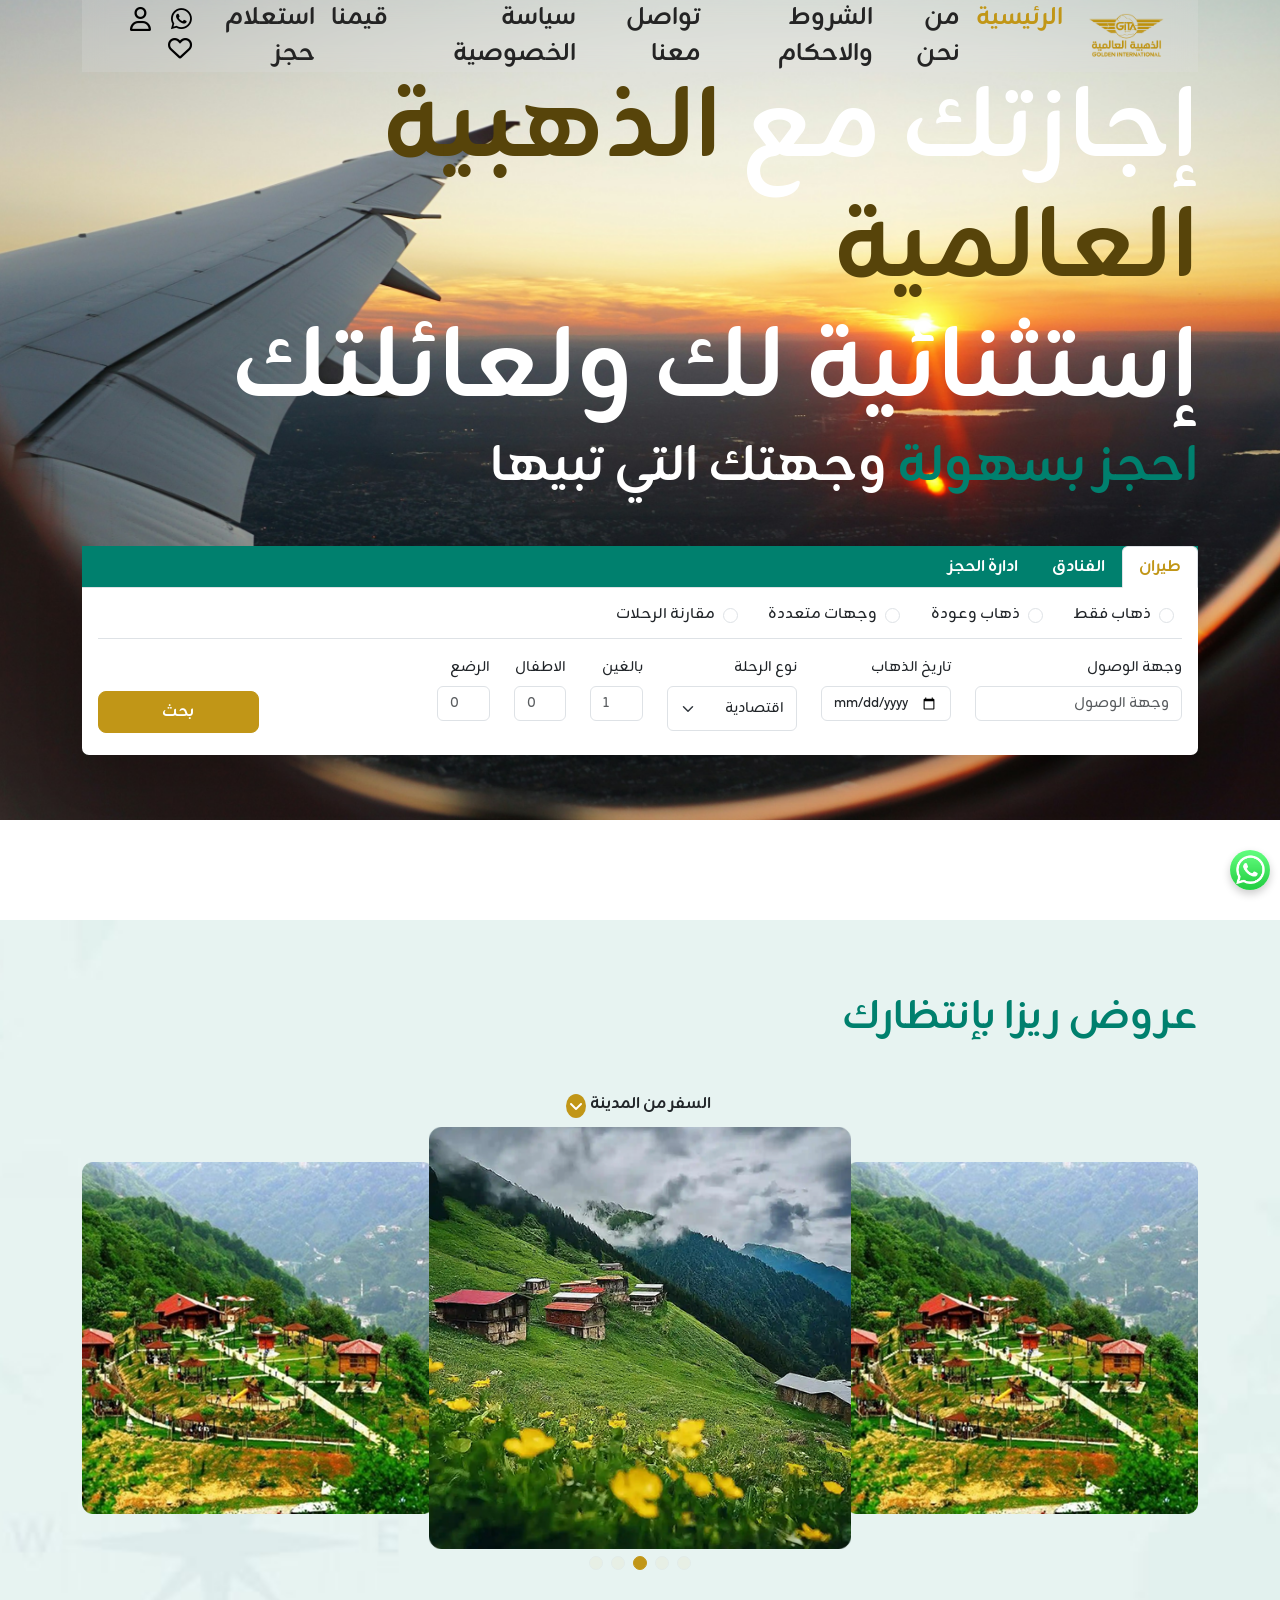
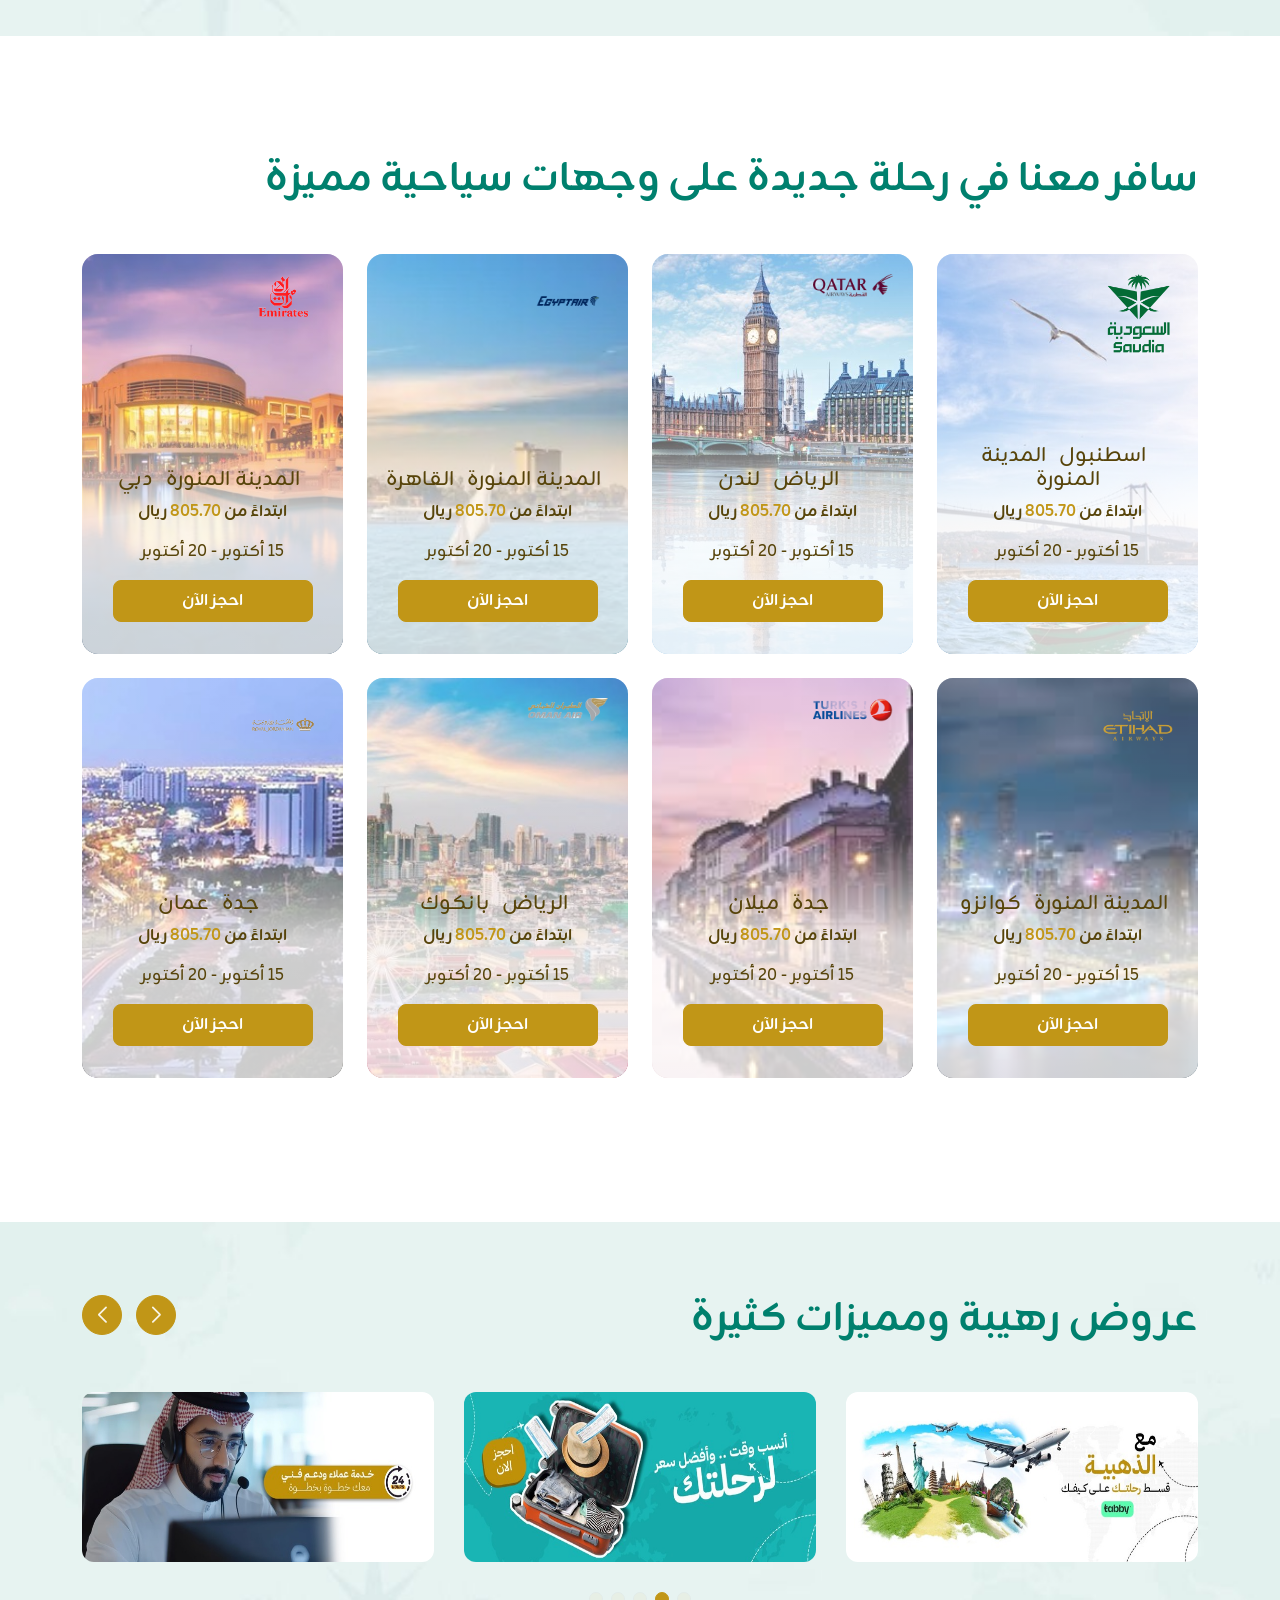
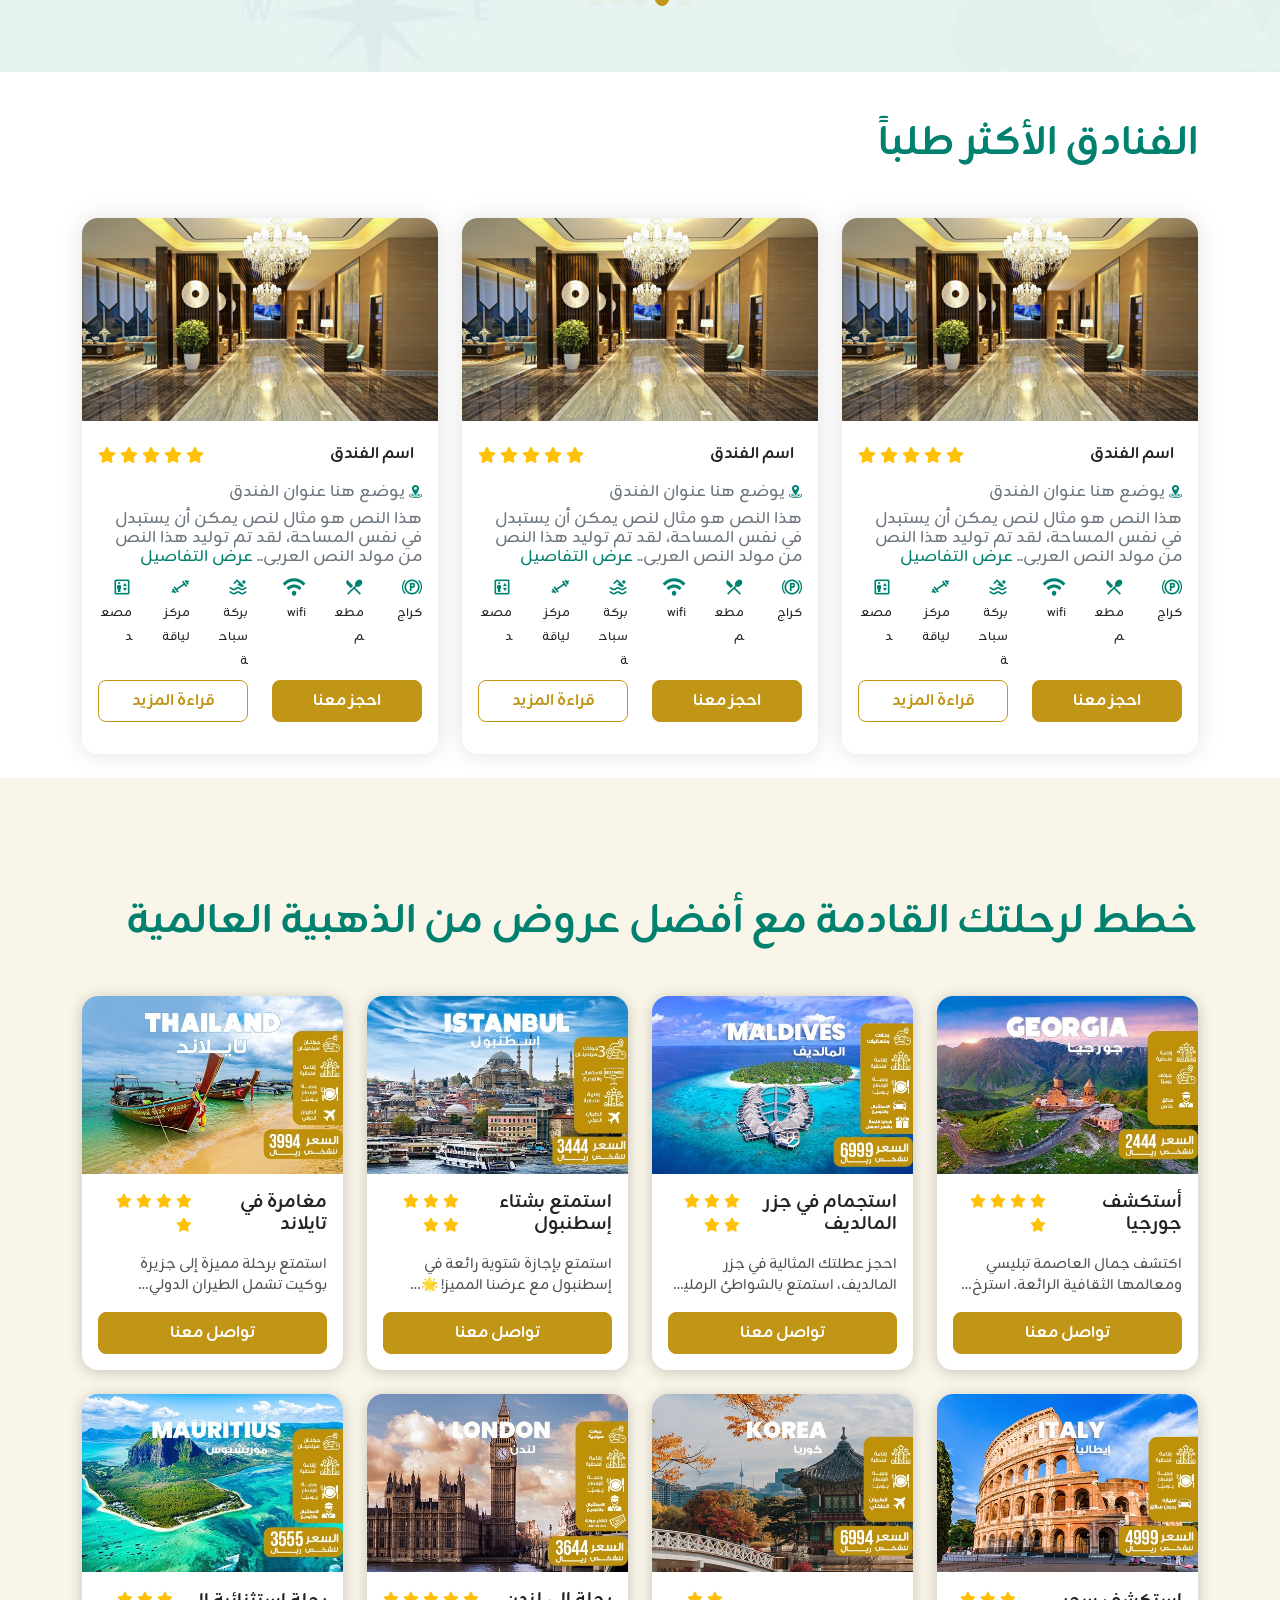
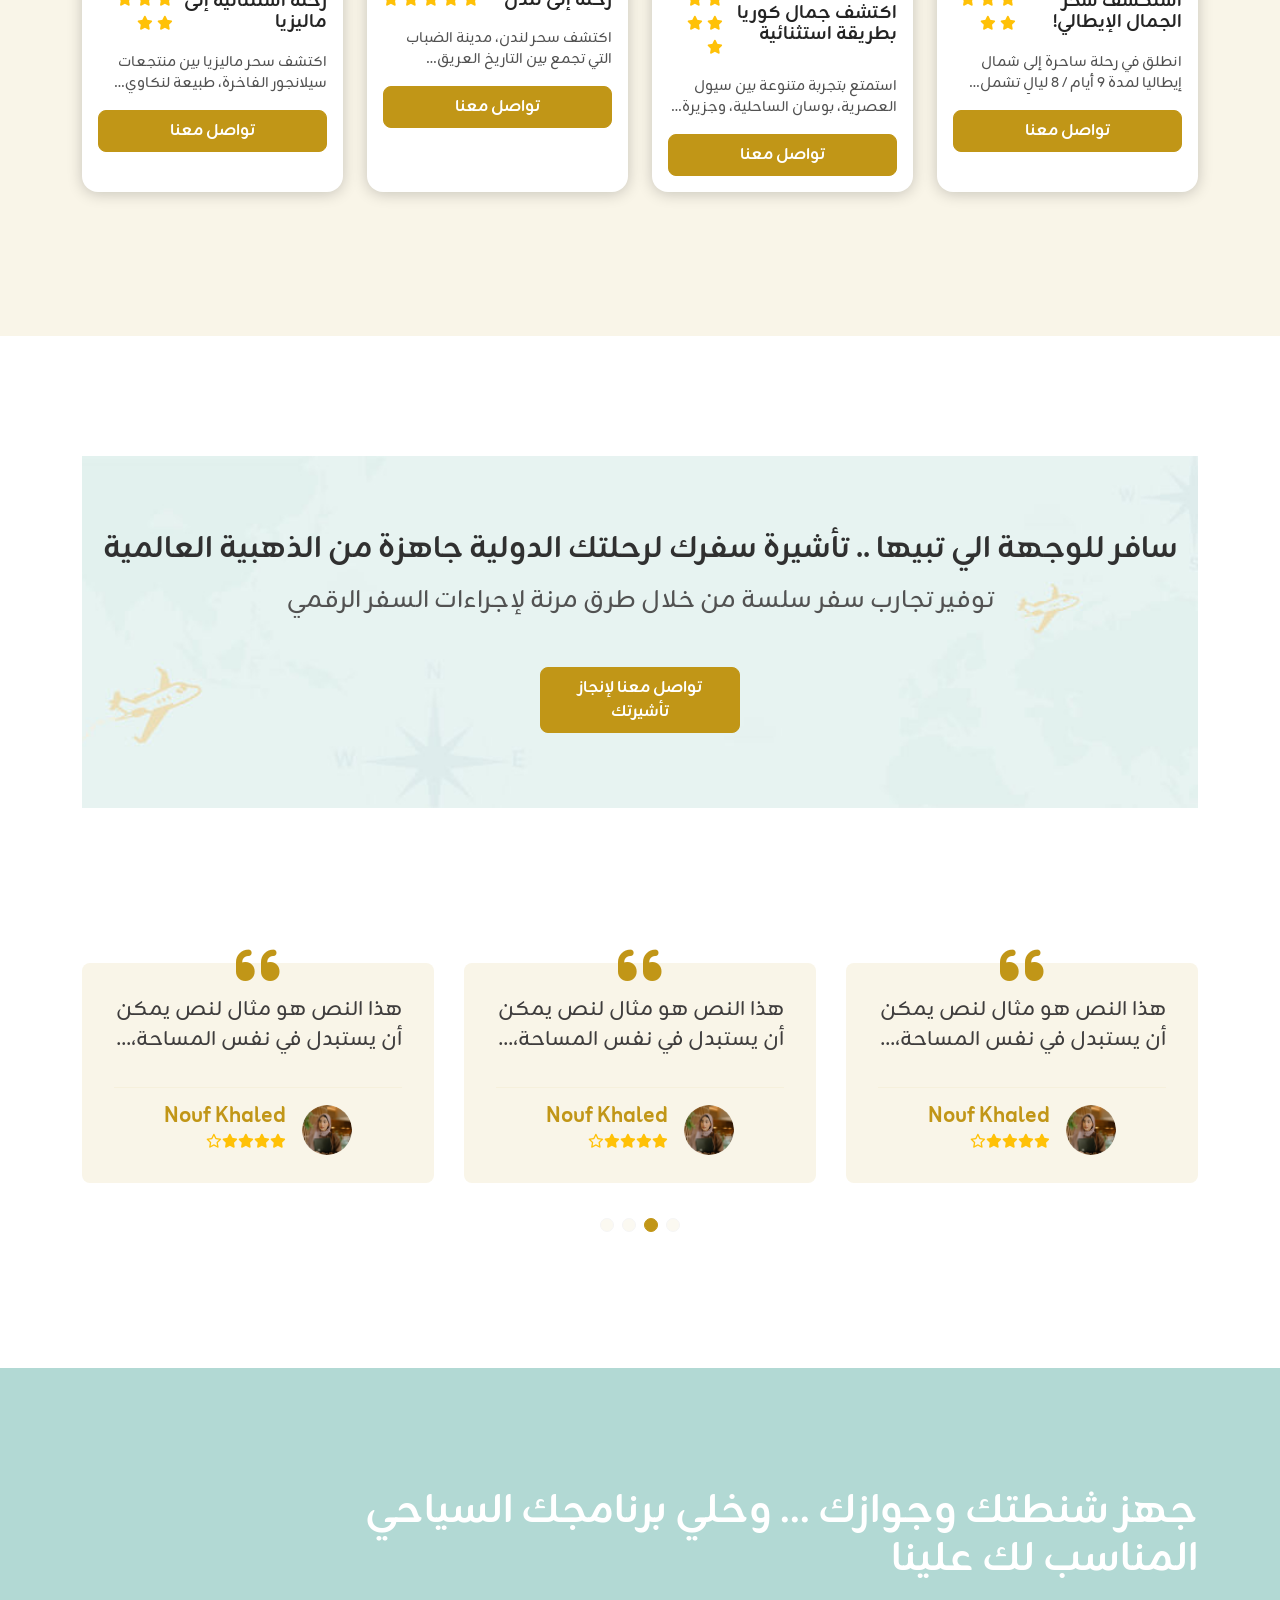
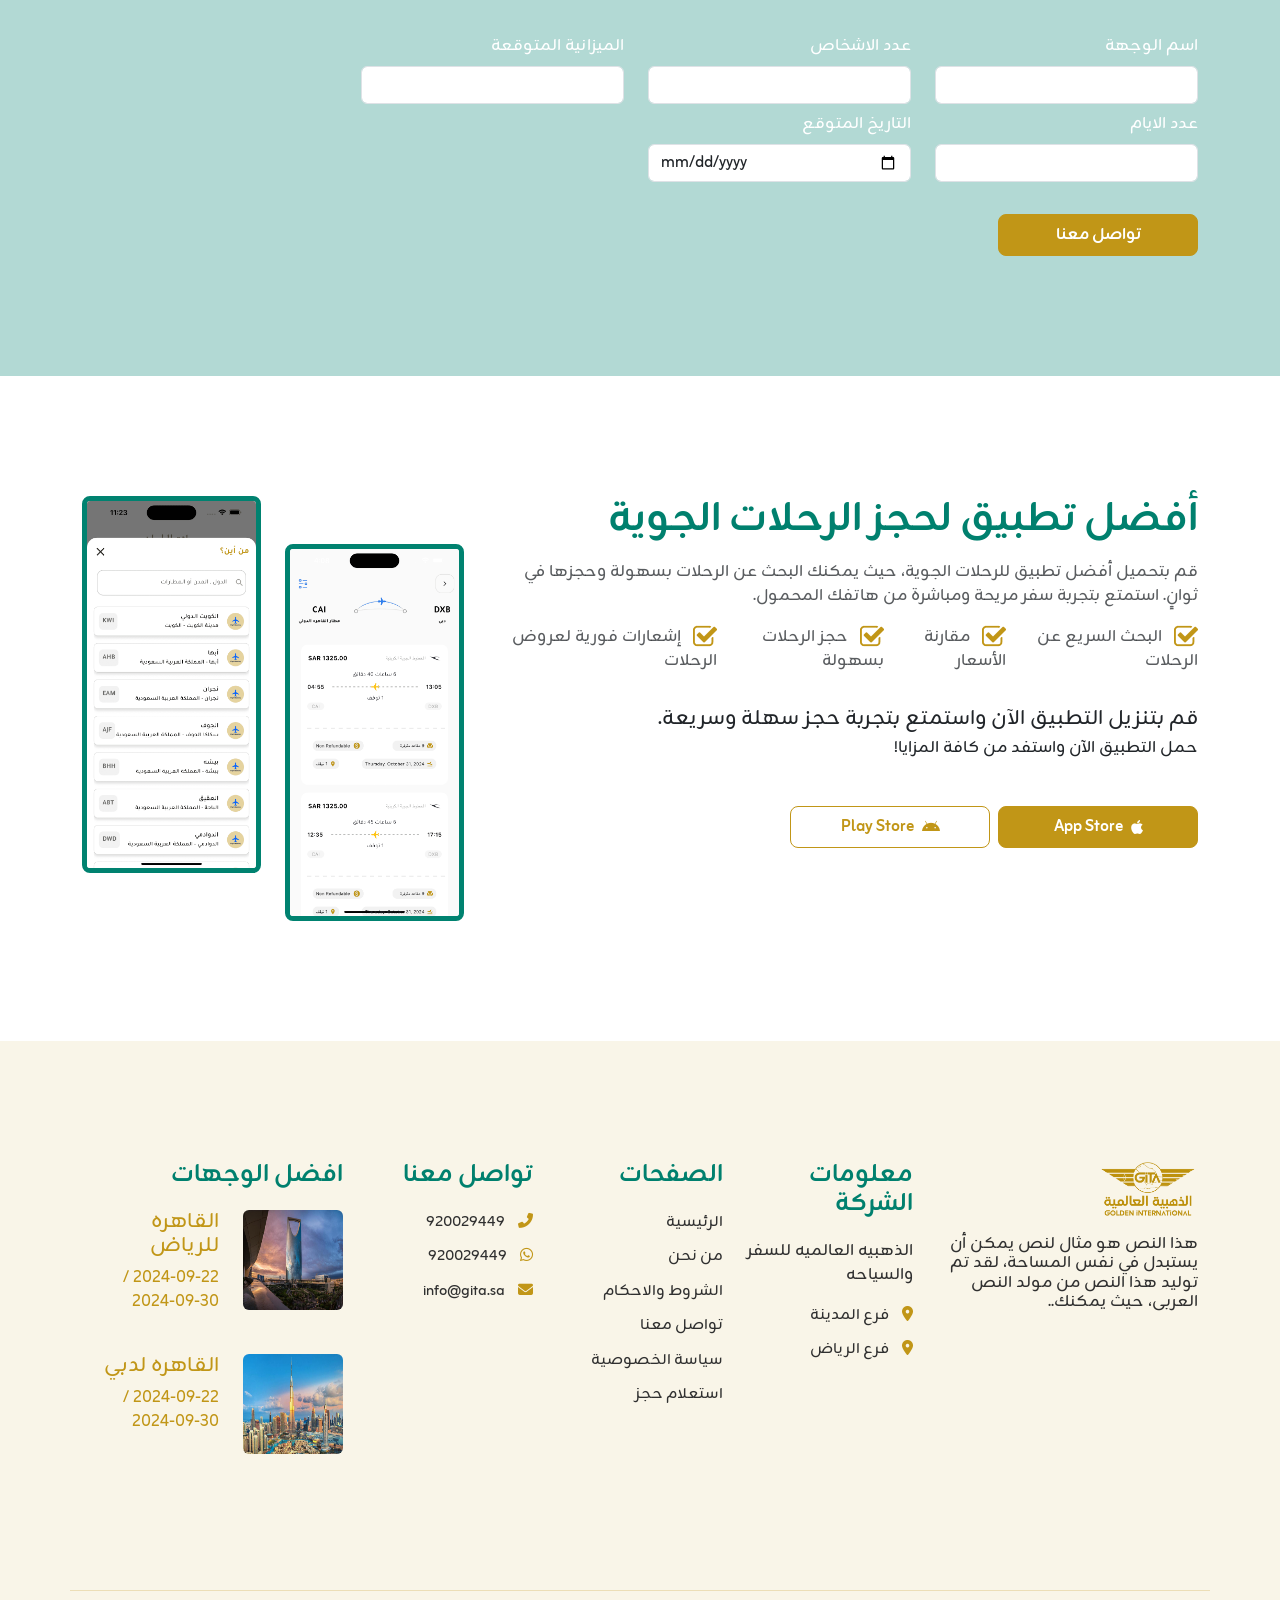
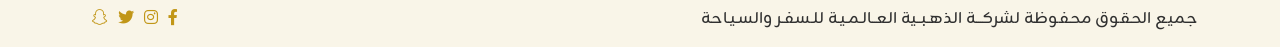
<file: index.html>
<!DOCTYPE html>
<html lang="ar" dir="rtl">
  <head>
    <meta charset="UTF-8" />
    <meta name="viewport" content="width=device-width, initial-scale=1.0" />
    <title>الذهبية العالمية للسياحة</title>
    <link rel="icon" href="images/logo.png" type="image/x-icon" />
    <link rel="stylesheet" href="css/bootstrap.min.css" />
    <link rel="stylesheet" href="css/bootstrap.rtl.min.css" />
    <link rel="stylesheet" href="css/all.min.css" />
    <!-- <link rel="stylesheet" href="https://cdn.jsdelivr.net/npm/swiper@11/swiper-bundle.min.css" /> -->
    <link rel="stylesheet" href="css/swiper-bundle.min.css" />
    <link
      rel="stylesheet"
      href="https://cdnjs.cloudflare.com/ajax/libs/animate.css/4.1.1/animate.min.css" />
    <link rel="stylesheet" href="css/styles.css" />
    <link rel="stylesheet" href="css/media.css" />
  </head>

  <body>
    <!-- Start Preloader HTML -->
    <div id="preloader">
      <div class="loading-container">
        <img src="./images/logo.png" alt="Logo" />
      </div>
    </div>
    <!-- End Preloader HTML -->

    <!-- Start Topbar Alert -->
    <!-- <div
      id="alert"
      class="topbar alert d-none d-md-flex justify-content-center align-items-center alert-dismissible show m-0 text-center border-0 rounded-0"
      role="alert">
      <div class="container position-relative">
        أكتوبر ذهبي مع الذهبية العالمية ،، إحجز تذكرتك
        <img src="./images/topbar.png" alt loading="lazy" />
        خصومات تصل إلى <span>10%</span> عرحلات مميزة خلال شهر أكتوبر
        <button
          type="button"
          id="closeAlert"
          class="btn-close"
          data-bs-dismiss="alert"
          aria-label="Close">
          <img src="images/Frame.png">
        </button>
      </div>
    </div> -->
    <!-- End Topbar Alert -->

    <!--Start Navbar -->
    <nav id="navbar" class="navbar navbar-expand-lg">
      <div class="container h-100">
        <div
          class="navbar-container d-flex justify-content-between align-items-center">
          <a id="navbar-brand" class="navbar-brand" href="#">
            <img src="./images/logo.png" alt="Logo" loading="lazy" />
          </a>
          <button
            class="navbar-toggler"
            type="button"
            data-bs-toggle="offcanvas"
            data-bs-target="#offcanvasNavbar"
            aria-controls="offcanvasNavbar">
            <span class="navbar-toggler-icon"></span>
          </button>
          <div
            class="offcanvas offcanvas-top flex-column flex-lg-row justify-content-between align-items-center"
            id="offcanvasNavbar">
            <button
              class="btn-close d-lg-none ms-auto me-3"
              type="button"
              data-bs-dismiss="offcanvas"
              aria-label="Close"></button>
            <ul class="navbar-nav mb-3 mb-lg-0 mx-lg-auto">
              <li class="nav-item">
                <a class="nav-link active" href="index.html">الرئيسية</a>
              </li>
              <li class="nav-item">
                <a class="nav-link" href="./pages/mn-nhn.html">من نحن</a>
              </li>
              <li class="nav-item">
                <a class="nav-link" href="./pages/alshrwt-walahkam.html">الشروط
                  والاحكام</a>
              </li>
              <li class="nav-item">
                <a class="nav-link" href="./pages/contact-us.html">تواصل
                  معنا</a>
              </li>
              <li class="nav-item">
                <a class="nav-link" href="./pages/privacy-policy.html">سياسة
                  الخصوصية</a>
              </li>
              <li class="nav-item">
                <a class="nav-link" href="#">قيمنا</a>
              </li>
              <li class="nav-item">
                <a
                  class="nav-link"
                  href="#"
                  data-bs-toggle="modal"
                  data-bs-target="#bookingInquiryModal">استعلام حجز</a>
              </li>
            </ul>
            <div class="header-icons">
              <a
                href="https://wa.me/+966920029449"
                target="_blank"
                title="واتساب">
                <i class="fab fa-whatsapp"></i>
              </a>
              <a href="#" class="mx-3" title="تسجيل الدخول">
                <i class="fa-regular fa-user"></i>
              </a>
              <a href="#"><i class="far fa-heart" title="المفضلة"></i></a>
            </div>
          </div>
        </div>
      </div>
    </nav>
    <!-- End Navbar -->

    <!-- Start Home Section -->
    <section class="home-section" id="target-element" style="background-image: url('images/backgrounds/Web Layout.png');">
      <div
        class="container position-relative h-100 wow animate__animated animate__fadeInUp">
        <div class="home-text">
          <h1 class="fw-bold">
            إجازتك مع <span class="text-accent" id="text-header">الذهبية
              العالمية</span><br />إستثنائية لك ولعائلتك
          </h1>
          <h2 class="text-white fw-bold">
            <span>احجز بسهولة</span> وجهتك التي تبيها
          </h2>
        </div>

        <div class="search-widget shadow-lg rounded-3 mt-5">
          <!-- Outer Nav Tabs -->
          <div class="widget-menu">
            <ul class="nav nav-tabs" id="outerTab" role="tablist">
              <li class="nav-item">
                <a
                  onclick="Function_1()"
                  class="nav-link active"
                  id="outer-flights-tab"
                  data-bs-toggle="tab"
                  href="#outer-flights"
                  role="tab"
                  aria-controls="outer-flights"
                  aria-selected="true">طيران
                </a>
              </li>
              <li class="nav-item">
                <a
                 onclick="Function_2()"
                  class="nav-link"
                  id="outer-hotels-tab"
                  data-bs-toggle="tab"
                  href="#outer-hotels"
                  role="tab"
                  aria-controls="outer-hotels"
                  aria-selected="false">الفنادق</a>
              </li>
              <li class="nav-item">
                <a
                  class="nav-link"
                  id="outer-booking-tab"
                  data-bs-toggle="tab"
                  href="#outer-booking"
                  role="tab"
                  aria-controls="outer-booking"
                  aria-selected="false">ادارة الحجز</a>
              </li>
            </ul>
          </div>

          <div class="search-container">
            <div class="tab-content row" id="outerTabContent">
              <div
                class="tab-pane fade show active"
                id="outer-flights"
                role="tabpanel"
                aria-labelledby="outer-flights-tab">
                <!-- Inner Nav Tabs -->
                <div class="nav nav-tabs pb-2" id="innerTab" role="tablist">
                  <div role="presentation">
                    <div
                      class="form-check active"
                      data-bs-toggle="tab"
                      data-bs-target="#oneWay"
                      aria-selected="true"
                      role="tab">
                      <input
                        id="oneWayLabel"
                        type="radio"
                        class="form-check-input me-2"
                        name="flightsRadio"
                        checked />
                      <label for="oneWayLabel"
                        class="widget-flight-hotelicon">ذهاب فقط</label>
                    </div>
                  </div>
                  <div role="presentation">
                    <div
                      class="form-check"
                      data-bs-toggle="tab"
                      data-bs-target="#roundTrip"
                      aria-selected="false"
                      role="tab"
                      tabindex="-1">
                      <input
                        id="roundTripLabel"
                        type="radio"
                        class="form-check-input me-2"
                        name="flightsRadio" />
                      <label
                        for="roundTripLabel"
                        class="widget-flight-hotelicon">ذهاب وعودة</label>
                    </div>
                  </div>
                  <div role="presentation">
                    <div
                      class="form-check"
                      data-bs-toggle="tab"
                      data-bs-target="#multiCity"
                      aria-selected="false"
                      role="tab"
                      tabindex="-1">
                      <input
                        id="multiCityLabel"
                        type="radio"
                        class="form-check-input me-2"
                        name="flightsRadio" />
                      <label
                        for="multiCityLabel"
                        class="widget-flight-hotelicon">وجهات متعددة</label>
                    </div>
                  </div>
                  <div role="presentation">
                    <div
                      class="form-check"
                      data-bs-toggle="tab"
                      data-bs-target="#compareFlights"
                      aria-selected="false"
                      role="tab"
                      tabindex="-1">
                      <input
                        id="compareFlightsLabel"
                        type="radio"
                        class="form-check-input me-2"
                        name="flightsRadio" />
                      <label
                        for="compareFlightsLabel"
                        class="widget-flight-hotelicon">مقارنة الرحلات</label>
                    </div>
                  </div>
                </div>
                <div class="row align-items-md-end">
                  <div class="col-md-10">
                    <div class="tab-content pt-3" id="innerTabContent">
                      <div
                        class="tab-pane fade show active"
                        id="oneWay"
                        role="tabpanel"
                        aria-labelledby="inner-oneWay-tab">
                        <form class="row">
                          <div
                            class="col-md-3 mb-2 form-group position-relative">
                            <label for="travelTo" class="form-label">وجهة
                              الوصول</label>
                            <input
                              type="text"
                              id="travelTo"
                              autocomplete="off"
                              placeholder="وجهة الوصول"
                              class="form-control destinations-input" />
                            <ul class="selector-box list-unstyled"></ul>
                          </div>
                          <div class="col-md-2 mb-2">
                            <label for="travelDate" class="form-label">تاريخ
                              الذهاب</label>
                            <input
                              type="date"
                              id="travelDate"
                              data-date-format="yyyy-mm-dd"
                              class="form-control" />
                          </div>
                          <div class="col-md-2 mb-2">
                            <label for="travelType" class="form-label">نوع
                              الرحلة</label>
                            <select id="travelType" class="form-select">
                              <option value="ECONOMY">اقتصادية</option>
                              <option value="PREMIUM_ECONOMY">
                                اقتصادية مميزه
                              </option>
                              <option value="BUSINESS">اعمال</option>
                              <option value="FIRST">اولي</option>
                            </select>
                          </div>
                          <div class="col-md-1">
                            <label for="adults"
                              class="form-label">بالغين</label>
                            <input
                              type="number"
                              id="adults"
                              placeholder="1"
                              class="form-control"
                              min="0" />
                          </div>
                          <div class="col-md-1">
                            <label for="children"
                              class="form-label">الاطفال</label>
                            <input
                              type="number"
                              id="children"
                              placeholder="0"
                              class="form-control"
                              min="0" />
                          </div>
                          <div class="col-md-1">
                            <label for="infants"
                              class="form-label">الرضع</label>
                            <input
                              type="number"
                              id="infants"
                              placeholder="0"
                              class="form-control"
                              min="0" />
                          </div>
                        </form>
                      </div>
                      <div class="tab-pane fade" id="roundTrip" role="tabpanel">
                        <form class="row">
                          <div
                            class="col-md-3 mb-2 form-group position-relative">
                            <label for="travelFrom"
                              class="form-label">من</label>
                            <input
                              type="text"
                              id="travelFrom"
                              autocomplete="off"
                              placeholder="المغادرة من"
                              class="form-control destinations-input" />
                            <ul class="selector-box list-unstyled"></ul>
                          </div>
                          <div
                            class="col-md-2 mb-2 form-group position-relative">
                            <label for="travelTo" class="form-label">وجهة
                              الوصول</label>
                            <input
                              type="text"
                              id="travelTo"
                              autocomplete="off"
                              placeholder="وجهة الوصول"
                              class="form-control destinations-input" />
                            <ul class="selector-box list-unstyled"></ul>
                          </div>
                          <div class="col-md-2 mb-2">
                            <label for="travelDate" class="form-label">تاريخ
                              الذهاب</label>
                            <input
                              type="date"
                              id="travelDate"
                              data-date-format="yyyy-mm-dd"
                              class="form-control" />
                          </div>
                          <div class="col-md-2 mb-2">
                            <label for="travelType" class="form-label">نوع
                              الرحلة</label>
                            <select id="travelType" class="form-select">
                              <option value="ECONOMY">اقتصادية</option>
                              <option value="PREMIUM_ECONOMY">
                                اقتصادية مميزه
                              </option>
                              <option value="BUSINESS">اعمال</option>
                              <option value="FIRST">اولي</option>
                            </select>
                          </div>
                          <div class="col-md-1">
                            <label for="adults"
                              class="form-label">بالغين</label>
                            <input
                              type="number"
                              id="adults"
                              placeholder="1"
                              class="form-control"
                              min="0" />
                          </div>
                          <div class="col-md-1">
                            <label for="children"
                              class="form-label">الاطفال</label>
                            <input
                              type="number"
                              id="children"
                              placeholder="0"
                              class="form-control"
                              min="0" />
                          </div>
                          <div class="col-md-1">
                            <label for="infants"
                              class="form-label">الرضع</label>
                            <input
                              type="number"
                              id="infants"
                              placeholder="0"
                              class="form-control"
                              min="0" />
                          </div>
                        </form>
                      </div>
                      <div class="tab-pane fade" id="multiCity" role="tabpanel">
                        <form class="row mb-2">
                          <div
                            class="col-md-3 mb-2 form-group position-relative">
                            <label for="travelFrom"
                              class="form-label">من</label>
                            <input
                              type="text"
                              id="travelFrom"
                              autocomplete="off"
                              placeholder="المغادرة من"
                              class="form-control destinations-input" />
                            <ul class="selector-box list-unstyled"></ul>
                          </div>
                          <div
                            class="col-md-2 mb-2 form-group position-relative">
                            <label for="travelTo" class="form-label">وجهة
                              الوصول</label>
                            <input
                              type="text"
                              id="travelTo"
                              autocomplete="off"
                              placeholder="وجهة الوصول"
                              class="form-control destinations-input" />
                            <ul class="selector-box list-unstyled"></ul>
                          </div>
                          <div class="col-md-2 mb-2">
                            <label for="travelDate" class="form-label">تاريخ
                              الذهاب</label>
                            <input
                              type="date"
                              id="travelDate"
                              data-date-format="yyyy-mm-dd"
                              class="form-control" />
                          </div>
                          <div class="col-md-2 mb-2">
                            <label for="travelType" class="form-label">نوع
                              الرحلة</label>
                            <select id="travelType" class="form-select">
                              <option value="ECONOMY">اقتصادية</option>
                              <option value="PREMIUM_ECONOMY">
                                اقتصادية مميزه
                              </option>
                              <option value="BUSINESS">اعمال</option>
                              <option value="FIRST">اولي</option>
                            </select>
                          </div>
                          <div class="col-md-1">
                            <label for="adults"
                              class="form-label">بالغين</label>
                            <input
                              type="number"
                              id="adults"
                              placeholder="1"
                              class="form-control"
                              min="0" />
                          </div>
                          <div class="col-md-1">
                            <label for="children"
                              class="form-label">الاطفال</label>
                            <input
                              type="number"
                              id="children"
                              placeholder="0"
                              class="form-control"
                              min="0" />
                          </div>
                          <div class="col-md-1">
                            <label for="infants"
                              class="form-label">الرضع</label>
                            <input
                              type="number"
                              id="infants"
                              placeholder="0"
                              class="form-control"
                              min="0" />
                          </div>
                        </form>
                        <form class="row">
                          <div
                            class="col-md-3 mb-2 form-group position-relative">
                            <label for="travelFrom"
                              class="form-label">من</label>
                            <input
                              type="text"
                              id="travelFrom"
                              autocomplete="off"
                              placeholder="المغادرة من"
                              class="form-control destinations-input" />
                            <ul class="selector-box list-unstyled"></ul>
                          </div>
                          <div
                            class="col-md-2 mb-2 form-group position-relative">
                            <label for="travelTo" class="form-label">وجهة
                              الوصول</label>
                            <input
                              type="text"
                              id="travelTo"
                              autocomplete="off"
                              placeholder="وجهة الوصول"
                              class="form-control destinations-input" />
                            <ul class="selector-box list-unstyled"></ul>
                          </div>
                          <div class="col-md-2 mb-2">
                            <label for="travelDate" class="form-label">تاريخ
                              الذهاب</label>
                            <input
                              type="date"
                              id="travelDate"
                              data-date-format="yyyy-mm-dd"
                              class="form-control" />
                          </div>
                          <div class="col-md-2 mb-2">
                            <label for="travelType" class="form-label">نوع
                              الرحلة</label>
                            <select id="travelType" class="form-select">
                              <option value="ECONOMY">اقتصادية</option>
                              <option value="PREMIUM_ECONOMY">
                                اقتصادية مميزه
                              </option>
                              <option value="BUSINESS">اعمال</option>
                              <option value="FIRST">اولي</option>
                            </select>
                          </div>
                          <div class="col-md-1">
                            <label for="adults"
                              class="form-label">بالغين</label>
                            <input
                              type="number"
                              id="adults"
                              placeholder="1"
                              class="form-control"
                              min="0" />
                          </div>
                          <div class="col-md-1">
                            <label for="children"
                              class="form-label">الاطفال</label>
                            <input
                              type="number"
                              id="children"
                              placeholder="0"
                              class="form-control"
                              min="0" />
                          </div>
                          <div class="col-md-1">
                            <label for="infants"
                              class="form-label">الرضع</label>
                            <input
                              type="number"
                              id="infants"
                              placeholder="0"
                              class="form-control"
                              min="0" />
                          </div>
                        </form>
                      </div>
                      <div
                        class="tab-pane fade"
                        id="compareFlights"
                        role="tabpanel">
                        <form class="row mb-2">
                          <div
                            class="col-md-3 mb-2 form-group position-relative">
                            <label for="travelFrom"
                              class="form-label">من</label>
                            <input
                              type="text"
                              id="travelFrom"
                              autocomplete="off"
                              placeholder="المغادرة من"
                              class="form-control destinations-input" />
                            <ul class="selector-box list-unstyled"></ul>
                          </div>
                          <div
                            class="col-md-2 mb-2 form-group position-relative">
                            <label for="travelTo" class="form-label">وجهة
                              الوصول</label>
                            <input
                              type="text"
                              id="travelTo"
                              autocomplete="off"
                              placeholder="وجهة الوصول"
                              class="form-control destinations-input" />
                            <ul class="selector-box list-unstyled"></ul>
                          </div>
                          <div class="col-md-2 mb-2">
                            <label for="travelDate" class="form-label">تاريخ
                              الذهاب</label>
                            <input
                              type="date"
                              id="travelDate"
                              data-date-format="yyyy-mm-dd"
                              class="form-control" />
                          </div>
                          <div class="col-md-2 mb-2">
                            <label for="travelType" class="form-label">نوع
                              الرحلة</label>
                            <select id="travelType" class="form-select">
                              <option value="ECONOMY">اقتصادية</option>
                              <option value="PREMIUM_ECONOMY">
                                اقتصادية مميزه
                              </option>
                              <option value="BUSINESS">اعمال</option>
                              <option value="FIRST">اولي</option>
                            </select>
                          </div>
                          <div class="col-md-1">
                            <label for="adults"
                              class="form-label">بالغين</label>
                            <input
                              type="number"
                              id="adults"
                              placeholder="1"
                              class="form-control"
                              min="0" />
                          </div>
                          <div class="col-md-1">
                            <label for="children"
                              class="form-label">الاطفال</label>
                            <input
                              type="number"
                              id="children"
                              placeholder="0"
                              class="form-control"
                              min="0" />
                          </div>
                          <div class="col-md-1">
                            <label for="infants"
                              class="form-label">الرضع</label>
                            <input
                              type="number"
                              id="infants"
                              placeholder="0"
                              class="form-control"
                              min="0" />
                          </div>
                        </form>
                        <form class="row">
                          <div
                            class="col-md-3 mb-2 form-group position-relative">
                            <label for="travelFrom"
                              class="form-label">من</label>
                            <input
                              type="text"
                              id="travelFrom"
                              autocomplete="off"
                              placeholder="المغادرة من"
                              class="form-control destinations-input" />
                            <ul class="selector-box list-unstyled"></ul>
                          </div>
                          <div
                            class="col-md-2 mb-2 form-group position-relative">
                            <label for="travelTo" class="form-label">وجهة
                              الوصول</label>
                            <input
                              type="text"
                              id="travelTo"
                              autocomplete="off"
                              placeholder="وجهة الوصول"
                              class="form-control destinations-input" />
                            <ul class="selector-box list-unstyled"></ul>
                          </div>
                          <div class="col-md-2 mb-2">
                            <label for="travelDate" class="form-label">تاريخ
                              الذهاب</label>
                            <input
                              type="date"
                              id="travelDate"
                              data-date-format="yyyy-mm-dd"
                              class="form-control" />
                          </div>
                          <div class="col-md-2 mb-2">
                            <label for="travelType" class="form-label">نوع
                              الرحلة</label>
                            <select id="travelType" class="form-select">
                              <option value="ECONOMY">اقتصادية</option>
                              <option value="PREMIUM_ECONOMY">
                                اقتصادية مميزه
                              </option>
                              <option value="BUSINESS">اعمال</option>
                              <option value="FIRST">اولي</option>
                            </select>
                          </div>
                          <div class="col-md-1">
                            <label for="adults"
                              class="form-label">بالغين</label>
                            <input
                              type="number"
                              id="adults"
                              placeholder="1"
                              class="form-control"
                              min="0" />
                          </div>
                          <div class="col-md-1">
                            <label for="children"
                              class="form-label">الاطفال</label>
                            <input
                              type="number"
                              id="children"
                              placeholder="0"
                              class="form-control"
                              min="0" />
                          </div>
                          <div class="col-md-1">
                            <label for="infants"
                              class="form-label">الرضع</label>
                            <input
                              type="number"
                              id="infants"
                              placeholder="0"
                              class="form-control"
                              min="0" />
                          </div>
                        </form>
                      </div>
                    </div>
                  </div>
                  <div class="col-md-2">
                    <div class="search-btn text-center text-md-end mt-3">
                      <button
                        type="button"
                        id="search-btn"
                        class="btn btn-main">
                        بحث
                      </button>
                    </div>
                  </div>
                </div>
              </div>
              <div
                class="tab-pane fade"
                id="outer-hotels"
                role="tabpanel"
                aria-labelledby="outer-hotels-tab">
                <!-- Inner Nav Tabs -->
                <div class="nav nav-tabs pb-2" id="innerTab" role="tablist">
                  <div role="presentation">
                    <div
                      class="form-check active"
                      data-bs-toggle="tab"
                      data-bs-target="#oneWay"
                      aria-selected="true"
                      role="tab">
                      <input
                        id="oneWayLabel"
                        type="radio"
                        class="form-check-input me-2"
                        name="flightsRadio"
                        checked />
                      <label for="oneWayLabel"
                        class="widget-flight-hotelicon">ليلة واحدة</label>
                    </div>
                  </div>
                  <div role="presentation">
                    <div
                      class="form-check"
                      data-bs-toggle="tab"
                      data-bs-target="#roundTrip"
                      aria-selected="false"
                      role="tab"
                      tabindex="-1">
                      <input
                        id="roundTripLabel"
                        type="radio"
                        class="form-check-input me-2"
                        name="flightsRadio" />
                      <label
                        for="roundTripLabel"
                        class="widget-flight-hotelicon">ليلتين</label>
                    </div>
                  </div>
                  <div role="presentation">
                    <div
                      class="form-check"
                      data-bs-toggle="tab"
                      data-bs-target="#multiCity"
                      aria-selected="false"
                      role="tab"
                      tabindex="-1">
                      <input
                        id="multiCityLabel"
                        type="radio"
                        class="form-check-input me-2"
                        name="flightsRadio" />
                      <label
                        for="multiCityLabel"
                        class="widget-flight-hotelicon">أكثر من ذلك</label>
                    </div>
                  </div>

                </div>
                <div class="row align-items-md-end">
                  <div class="col-md-10">
                    <div class="tab-content pt-3" id="innerTabContent">
                      <div
                        class="tab-pane fade show active"
                        id="oneWay"
                        role="tabpanel"
                        aria-labelledby="inner-oneWay-tab">
                        <form class="row">
                          <div
                            class="col-md-3 mb-2 form-group position-relative">
                            <label for="travelTo" class="form-label">وجهة
                              الوصول</label>
                            <input
                              type="text"
                              id="travelTo"
                              autocomplete="off"
                              placeholder="وجهة الوصول"
                              class="form-control destinations-input" />
                            <ul class="selector-box list-unstyled"></ul>
                          </div>
                          <div class="col-md-2 mb-2">
                            <label for="travelDate" class="form-label">تاريخ
                              الوصول</label>
                            <input
                              type="date"
                              id="travelDate"
                              data-date-format="yyyy-mm-dd"
                              class="form-control" />
                          </div>
                          <div class="col-md-2 mb-2">
                            <label for="travelDate" class="form-label">تاريخ
                              المغادرة</label>
                            <input
                              type="date"
                              id="travelDate"
                              data-date-format="yyyy-mm-dd"
                              class="form-control" />
                          </div>

                          <div class="col-md-1">
                            <label for="adults"
                              class="form-label">بالغين</label>
                            <input
                              type="number"
                              id="adults"
                              placeholder="1"
                              class="form-control"
                              min="0" />
                          </div>
                          <div class="col-md-1">
                            <label for="children"
                              class="form-label">اطفال</label>
                            <input
                              type="number"
                              id="children"
                              placeholder="0"
                              class="form-control"
                              min="0" />
                          </div>
                          <div class="col-md-1">
                            <label for="infants"
                              class="form-label"> الغرف</label>
                            <input
                              type="number"
                              id="infants"
                              placeholder="0"
                              class="form-control"
                              min="0" />
                          </div>
                        </form>
                      </div>
                      <div class="tab-pane fade" id="roundTrip" role="tabpanel">
                        <form class="row">
                          <div
                            class="col-md-3 mb-2 form-group position-relative">
                            <label for="travelFrom"
                              class="form-label">من</label>
                            <input
                              type="text"
                              id="travelFrom"
                              autocomplete="off"
                              placeholder="المغادرة من"
                              class="form-control destinations-input" />
                            <ul class="selector-box list-unstyled"></ul>
                          </div>
                          <div
                            class="col-md-2 mb-2 form-group position-relative">
                            <label for="travelTo" class="form-label">وجهة
                              الوصول</label>
                            <input
                              type="text"
                              id="travelTo"
                              autocomplete="off"
                              placeholder="وجهة الوصول"
                              class="form-control destinations-input" />
                            <ul class="selector-box list-unstyled"></ul>
                          </div>
                          <div class="col-md-2 mb-2">
                            <label for="travelDate" class="form-label">تاريخ
                              الذهاب</label>
                            <input
                              type="date"
                              id="travelDate"
                              data-date-format="yyyy-mm-dd"
                              class="form-control" />
                          </div>
                          <div class="col-md-2 mb-2">
                            <label for="travelType" class="form-label">نوع
                              الرحلة</label>
                            <select id="travelType" class="form-select">
                              <option value="ECONOMY">اقتصادية</option>
                              <option value="PREMIUM_ECONOMY">
                                اقتصادية مميزه
                              </option>
                              <option value="BUSINESS">اعمال</option>
                              <option value="FIRST">اولي</option>
                            </select>
                          </div>
                          <div class="col-md-1">
                            <label for="adults"
                              class="form-label">بالغين</label>
                            <input
                              type="number"
                              id="adults"
                              placeholder="1"
                              class="form-control"
                              min="0" />
                          </div>
                          <div class="col-md-1">
                            <label for="children"
                              class="form-label">الاطفال</label>
                            <input
                              type="number"
                              id="children"
                              placeholder="0"
                              class="form-control"
                              min="0" />
                          </div>
                          <div class="col-md-1">
                            <label for="infants"
                              class="form-label">الرضع</label>
                            <input
                              type="number"
                              id="infants"
                              placeholder="0"
                              class="form-control"
                              min="0" />
                          </div>
                        </form>
                      </div>
                      <div class="tab-pane fade" id="multiCity" role="tabpanel">
                        <form class="row mb-2">
                          <div
                            class="col-md-3 mb-2 form-group position-relative">
                            <label for="travelFrom"
                              class="form-label">من</label>
                            <input
                              type="text"
                              id="travelFrom"
                              autocomplete="off"
                              placeholder="المغادرة من"
                              class="form-control destinations-input" />
                            <ul class="selector-box list-unstyled"></ul>
                          </div>
                          <div
                            class="col-md-2 mb-2 form-group position-relative">
                            <label for="travelTo" class="form-label">وجهة
                              الوصول</label>
                            <input
                              type="text"
                              id="travelTo"
                              autocomplete="off"
                              placeholder="وجهة الوصول"
                              class="form-control destinations-input" />
                            <ul class="selector-box list-unstyled"></ul>
                          </div>
                          <div class="col-md-2 mb-2">
                            <label for="travelDate" class="form-label">تاريخ
                              الذهاب</label>
                            <input
                              type="date"
                              id="travelDate"
                              data-date-format="yyyy-mm-dd"
                              class="form-control" />
                          </div>
                          <div class="col-md-2 mb-2">
                            <label for="travelType" class="form-label">نوع
                              الرحلة</label>
                            <select id="travelType" class="form-select">
                              <option value="ECONOMY">اقتصادية</option>
                              <option value="PREMIUM_ECONOMY">
                                اقتصادية مميزه
                              </option>
                              <option value="BUSINESS">اعمال</option>
                              <option value="FIRST">اولي</option>
                            </select>
                          </div>
                          <div class="col-md-1">
                            <label for="adults"
                              class="form-label">بالغين</label>
                            <input
                              type="number"
                              id="adults"
                              placeholder="1"
                              class="form-control"
                              min="0" />
                          </div>
                          <div class="col-md-1">
                            <label for="children"
                              class="form-label">الاطفال</label>
                            <input
                              type="number"
                              id="children"
                              placeholder="0"
                              class="form-control"
                              min="0" />
                          </div>
                          <div class="col-md-1">
                            <label for="infants"
                              class="form-label">الرضع</label>
                            <input
                              type="number"
                              id="infants"
                              placeholder="0"
                              class="form-control"
                              min="0" />
                          </div>
                        </form>
                        <form class="row">
                          <div
                            class="col-md-3 mb-2 form-group position-relative">
                            <label for="travelFrom"
                              class="form-label">من</label>
                            <input
                              type="text"
                              id="travelFrom"
                              autocomplete="off"
                              placeholder="المغادرة من"
                              class="form-control destinations-input" />
                            <ul class="selector-box list-unstyled"></ul>
                          </div>
                          <div
                            class="col-md-2 mb-2 form-group position-relative">
                            <label for="travelTo" class="form-label">وجهة
                              الوصول</label>
                            <input
                              type="text"
                              id="travelTo"
                              autocomplete="off"
                              placeholder="وجهة الوصول"
                              class="form-control destinations-input" />
                            <ul class="selector-box list-unstyled"></ul>
                          </div>
                          <div class="col-md-2 mb-2">
                            <label for="travelDate" class="form-label">تاريخ
                              الذهاب</label>
                            <input
                              type="date"
                              id="travelDate"
                              data-date-format="yyyy-mm-dd"
                              class="form-control" />
                          </div>
                          <div class="col-md-2 mb-2">
                            <label for="travelType" class="form-label">نوع
                              الرحلة</label>
                            <select id="travelType" class="form-select">
                              <option value="ECONOMY">اقتصادية</option>
                              <option value="PREMIUM_ECONOMY">
                                اقتصادية مميزه
                              </option>
                              <option value="BUSINESS">اعمال</option>
                              <option value="FIRST">اولي</option>
                            </select>
                          </div>
                          <div class="col-md-1">
                            <label for="adults"
                              class="form-label">بالغين</label>
                            <input
                              type="number"
                              id="adults"
                              placeholder="1"
                              class="form-control"
                              min="0" />
                          </div>
                          <div class="col-md-1">
                            <label for="children"
                              class="form-label">الاطفال</label>
                            <input
                              type="number"
                              id="children"
                              placeholder="0"
                              class="form-control"
                              min="0" />
                          </div>
                          <div class="col-md-1">
                            <label for="infants"
                              class="form-label">الرضع</label>
                            <input
                              type="number"
                              id="infants"
                              placeholder="0"
                              class="form-control"
                              min="0" />
                          </div>
                        </form>
                      </div>
                      <div
                        class="tab-pane fade"
                        id="compareFlights"
                        role="tabpanel">
                        <form class="row mb-2">
                          <div
                            class="col-md-3 mb-2 form-group position-relative">
                            <label for="travelFrom"
                              class="form-label">من</label>
                            <input
                              type="text"
                              id="travelFrom"
                              autocomplete="off"
                              placeholder="المغادرة من"
                              class="form-control destinations-input" />
                            <ul class="selector-box list-unstyled"></ul>
                          </div>
                          <div
                            class="col-md-2 mb-2 form-group position-relative">
                            <label for="travelTo" class="form-label">وجهة
                              الوصول</label>
                            <input
                              type="text"
                              id="travelTo"
                              autocomplete="off"
                              placeholder="وجهة الوصول"
                              class="form-control destinations-input" />
                            <ul class="selector-box list-unstyled"></ul>
                          </div>
                          <div class="col-md-2 mb-2">
                            <label for="travelDate" class="form-label">تاريخ
                              الذهاب</label>
                            <input
                              type="date"
                              id="travelDate"
                              data-date-format="yyyy-mm-dd"
                              class="form-control" />
                          </div>
                          <div class="col-md-2 mb-2">
                            <label for="travelType" class="form-label">نوع
                              الرحلة</label>
                            <select id="travelType" class="form-select">
                              <option value="ECONOMY">اقتصادية</option>
                              <option value="PREMIUM_ECONOMY">
                                اقتصادية مميزه
                              </option>
                              <option value="BUSINESS">اعمال</option>
                              <option value="FIRST">اولي</option>
                            </select>
                          </div>
                          <div class="col-md-1">
                            <label for="adults"
                              class="form-label">بالغين</label>
                            <input
                              type="number"
                              id="adults"
                              placeholder="1"
                              class="form-control"
                              min="0" />
                          </div>
                          <div class="col-md-1">
                            <label for="children"
                              class="form-label">الاطفال</label>
                            <input
                              type="number"
                              id="children"
                              placeholder="0"
                              class="form-control"
                              min="0" />
                          </div>
                          <div class="col-md-1">
                            <label for="infants"
                              class="form-label">الرضع</label>
                            <input
                              type="number"
                              id="infants"
                              placeholder="0"
                              class="form-control"
                              min="0" />
                          </div>
                        </form>
                        <form class="row">
                          <div
                            class="col-md-3 mb-2 form-group position-relative">
                            <label for="travelFrom"
                              class="form-label">من</label>
                            <input
                              type="text"
                              id="travelFrom"
                              autocomplete="off"
                              placeholder="المغادرة من"
                              class="form-control destinations-input" />
                            <ul class="selector-box list-unstyled"></ul>
                          </div>
                          <div
                            class="col-md-2 mb-2 form-group position-relative">
                            <label for="travelTo" class="form-label">وجهة
                              الوصول</label>
                            <input
                              type="text"
                              id="travelTo"
                              autocomplete="off"
                              placeholder="وجهة الوصول"
                              class="form-control destinations-input" />
                            <ul class="selector-box list-unstyled"></ul>
                          </div>
                          <div class="col-md-2 mb-2">
                            <label for="travelDate" class="form-label">تاريخ
                              الذهاب</label>
                            <input
                              type="date"
                              id="travelDate"
                              data-date-format="yyyy-mm-dd"
                              class="form-control" />
                          </div>
                          <div class="col-md-2 mb-2">
                            <label for="travelType" class="form-label">نوع
                              الرحلة</label>
                            <select id="travelType" class="form-select">
                              <option value="ECONOMY">اقتصادية</option>
                              <option value="PREMIUM_ECONOMY">
                                اقتصادية مميزه
                              </option>
                              <option value="BUSINESS">اعمال</option>
                              <option value="FIRST">اولي</option>
                            </select>
                          </div>
                          <div class="col-md-1">
                            <label for="adults"
                              class="form-label">بالغين</label>
                            <input
                              type="number"
                              id="adults"
                              placeholder="1"
                              class="form-control"
                              min="0" />
                          </div>
                          <div class="col-md-1">
                            <label for="children"
                              class="form-label">الاطفال</label>
                            <input
                              type="number"
                              id="children"
                              placeholder="0"
                              class="form-control"
                              min="0" />
                          </div>
                          <div class="col-md-1">
                            <label for="infants"
                              class="form-label">الرضع</label>
                            <input
                              type="number"
                              id="infants"
                              placeholder="0"
                              class="form-control"
                              min="0" />
                          </div>
                        </form>
                      </div>
                    </div>
                  </div>
                  <div class="col-md-2">
                    <div class="search-btn text-center text-md-end mt-3">
                      <button
                        type="button"
                        id="search-btn"
                        class="btn btn-main">
                        بحث
                      </button>
                    </div>
                  </div>
                </div>
              </div>
              <div
                class="tab-pane fade"
                id="outer-booking"
                role="tabpanel"
                aria-labelledby="outer-booking-tab">
                <form class="row d-flex align-items-center">
                  <div class="col-md-5">
                    <label for="pnr" class="form-label">رقم الحجز</label>
                    <input
                      type="text"
                      class="form-control"
                      id="pnr"
                      name="pnr"
                      required />
                  </div>
                  <div class="col-md-5">
                    <label for="lastName" class="form-label">الاسم
                      الاخير</label>
                    <input
                      type="text"
                      class="form-control"
                      id="lastName"
                      name="lastName"
                      required />
                  </div>
                  <div class="col-md-2">
                    <button class="btn btn-main mt-4">استعلام</button>
                  </div>
                </form>
              </div>
            </div>
          </div>
        </div>
      </div>
    </section>
    <!-- End Home Section -->


     <!-- Start Features Section -->
    <section class="second-features-section" id="second-offers">
      <div class="container wow animate__animated animate__fadeInUp">
        <div class="swiper swiper-second-features">
          <div class="slider-heading mb-5 pt-4">
            <h2 class="section-title mb-0">عروض ريزا بإنتظارك</h2>
            <!-- <div class="swiper-buttons position-relative d-none d-md-block">
              <div class="swiper-button-prev"></div>
              <div class="swiper-button-next"></div>
            </div> -->
          </div>
          <h6 class="fw-bold text-center mb-4">السفر من المدينة<i class="fa-solid fa-angle-down btn-main py-1 px-1 rounded-circle"></i></h6>
          <div class="swiper-wrapper my-5 h-100">

            <div class="swiper-slide">
              <a href="#"><img src="images/features/image (3).png" width="100%"
                  loading="lazy" /></a>
            </div>
            <div class="swiper-slide">
              <a href="#"><img src="images/features/image (2).png" width="100%"
                  loading="lazy" /></a>
            </div>
            <div class="swiper-slide">
              <a href="#"><img src="images/features/image (3).png" width="100%"
                  loading="lazy" /></a>
            </div>
            <div class="swiper-slide">
              <a href="#"><img src="images/features/image (2).png" width="100%"
                  loading="lazy" /></a>
            </div>
              <div class="swiper-slide">
              <a href="#"><img src="images/features/image (3).png" width="100%"
                  loading="lazy" /></a>
            </div>
          </div>
          <div class="swiper-pagination mt-5" style="position: relative;"></div>
        </div>
      </div>
    </section>
    <!-- End Features Section -->


     <!-- Start Tourist Destinations -->
    <section class="tourist-destinations section-padding">
      <div class="container wow animate__animated animate__fadeInUp">
        <h2 class="section-title">
          سافر معنا في رحلة جديدة على وجهات سياحية مميزة
        </h2>
        <div class="row">
          <div class="col-lg-3 col-md-4 mb-4">
            <div class="card position-relative border-0 rounded-4">
              <div class="card-image h-100">
                <img
                  class="h-100"
                  src="images/tourist-destinations/اسطنبول.jpeg"
                  loading="lazy" />
              </div>
              <div
                class="card-img-overlay text-center h-100 d-flex flex-column justify-content-end">
                <div class="card-content">
                  <img
                    class="travel-line"
                    src="images/tourist-destinations/خطوط السعودية.png"
                    alt
                    loading="lazy" />
                  <h5 class="card-title">
                    <span class="me-2">اسطنبول</span>
                    <span>المدينة المنورة</span>
                  </h5>
                  <p class="card-start">
                    ابتداءً من
                    <span class="card-price">805.70</span> ريال
                  </p>
                  <p>15 أكتوبر - 20 أكتوبر</p>
                  <p class="card-button mt-2">
                    <a
                      class="btn btn-main btn-sm xy-popularsearch"
                      href="https://booking.flynas.com/#/booking/search-redirect?origin=RUH&amp;destination=BAH&amp;origin1=undefined&amp;destination1=0&amp;currency=SAR&amp;departureDate=2024-10-04&amp;returnDate=null&amp;flightMode=oneway&amp;adultCount=1&amp;childCount=0&amp;infantCount=0&amp;culture=en-GB&amp;utm_source=&amp;tagtag_uid="
                      tabindex="-1">احجز الآن</a>
                  </p>
                </div>
              </div>
            </div>
          </div>

          <div class="col-lg-3 col-md-4 mb-4">
            <div class="card position-relative border-0 rounded-4">
              <div class="card-image h-100">
                <img
                  class="h-100"
                  src="images/tourist-destinations/لندن.jpeg"
                  loading="lazy" />
              </div>
              <div
                class="card-img-overlay text-center h-100 d-flex flex-column justify-content-end">
                <div class="card-content">
                  <img
                    class="travel-line"
                    src="images/tourist-destinations/لوقو قطر.png"
                    alt
                    loading="lazy" />
                  <h5 class="card-title">
                    <span class="me-2">الرياض</span>
                    <span>لندن</span>
                  </h5>
                  <p class="card-start">
                    ابتداءً من
                    <span class="fw-bold card-price">805.70</span> ريال
                  </p>
                  <p>15 أكتوبر - 20 أكتوبر</p>
                  <p class="card-button mt-2">
                    <a
                      class="btn btn-main btn-sm xy-popularsearch"
                      href="https://booking.flynas.com/#/booking/search-redirect?origin=RUH&amp;destination=BAH&amp;origin1=undefined&amp;destination1=0&amp;currency=SAR&amp;departureDate=2024-10-04&amp;returnDate=null&amp;flightMode=oneway&amp;adultCount=1&amp;childCount=0&amp;infantCount=0&amp;culture=en-GB&amp;utm_source=&amp;tagtag_uid="
                      tabindex="-1">احجز الآن</a>
                  </p>
                </div>
              </div>
            </div>
          </div>

          <div class="col-lg-3 col-md-4 mb-4">
            <div class="card position-relative border-0 rounded-4">
              <div class="card-image h-100">
                <img
                  class="h-100"
                  src="images/tourist-destinations/القاهرة.jpeg"
                  loading="lazy" />
              </div>
              <div
                class="card-img-overlay text-center h-100 d-flex flex-column justify-content-end">
                <div class="card-content">
                  <img
                    class="travel-line"
                    src="images/tourist-destinations/لوقو المصرية.png"
                    alt
                    loading="lazy" />
                  <h5 class="card-title">
                    <span class="me-2">المدينة المنورة</span>
                    <span>القاهرة</span>
                  </h5>
                  <p class="card-start">
                    ابتداءً من
                    <span class="fw-bold card-price">805.70</span> ريال
                  </p>
                  <p>15 أكتوبر - 20 أكتوبر</p>
                  <p class="card-button mt-2">
                    <a
                      class="btn btn-main btn-sm xy-popularsearch"
                      href="https://booking.flynas.com/#/booking/search-redirect?origin=RUH&amp;destination=BAH&amp;origin1=undefined&amp;destination1=0&amp;currency=SAR&amp;departureDate=2024-10-04&amp;returnDate=null&amp;flightMode=oneway&amp;adultCount=1&amp;childCount=0&amp;infantCount=0&amp;culture=en-GB&amp;utm_source=&amp;tagtag_uid="
                      tabindex="-1">احجز الآن</a>
                  </p>
                </div>
              </div>
            </div>
          </div>

          <div class="col-lg-3 col-md-4 mb-4">
            <div class="card position-relative border-0 rounded-4">
              <div class="card-image h-100">
                <img
                  class="h-100"
                  src="images/tourist-destinations/دبي.jpeg"
                  loading="lazy" />
              </div>
              <div
                class="card-img-overlay text-center h-100 d-flex flex-column justify-content-end">
                <div class="card-content">
                  <img
                    class="travel-line"
                    src="images/tourist-destinations/لوقو الاماراتيه.png"
                    alt
                    loading="lazy" />
                  <h5 class="card-title">
                    <span class="me-2">المدينة المنورة</span>
                    <span>دبي</span>
                  </h5>
                  <p class="card-start">
                    ابتداءً من
                    <span class="fw-bold card-price">805.70</span> ريال
                  </p>
                  <p>15 أكتوبر - 20 أكتوبر</p>
                  <p class="card-button mt-2">
                    <a
                      class="btn btn-main btn-sm xy-popularsearch"
                      href="https://booking.flynas.com/#/booking/search-redirect?origin=RUH&amp;destination=BAH&amp;origin1=undefined&amp;destination1=0&amp;currency=SAR&amp;departureDate=2024-10-04&amp;returnDate=null&amp;flightMode=oneway&amp;adultCount=1&amp;childCount=0&amp;infantCount=0&amp;culture=en-GB&amp;utm_source=&amp;tagtag_uid="
                      tabindex="-1">احجز الآن</a>
                  </p>
                </div>
              </div>
            </div>
          </div>

          <div class="col-lg-3 col-md-4 mb-4">
            <div class="card position-relative border-0 rounded-4">
              <div class="card-image h-100">
                <img
                  class="h-100"
                  src="images/tourist-destinations/كوانزو.jpg"
                  loading="lazy" />
              </div>
              <div
                class="card-img-overlay text-center h-100 d-flex flex-column justify-content-end">
                <div class="card-content">
                  <img
                    class="travel-line"
                    src="images/tourist-destinations/لوقو الاتحاد.svg"
                    alt
                    loading="lazy" />
                  <h5 class="card-title">
                    <span class="me-2">المدينة المنورة</span>
                    <span>كوانزو</span>
                  </h5>
                  <p class="card-start">
                    ابتداءً من
                    <span class="fw-bold card-price">805.70</span> ريال
                  </p>
                  <p>15 أكتوبر - 20 أكتوبر</p>
                  <p class="card-button mt-2">
                    <a
                      class="btn btn-main btn-sm xy-popularsearch"
                      href="https://booking.flynas.com/#/booking/search-redirect?origin=RUH&amp;destination=BAH&amp;origin1=undefined&amp;destination1=0&amp;currency=SAR&amp;departureDate=2024-10-04&amp;returnDate=null&amp;flightMode=oneway&amp;adultCount=1&amp;childCount=0&amp;infantCount=0&amp;culture=en-GB&amp;utm_source=&amp;tagtag_uid="
                      tabindex="-1">احجز الآن</a>
                  </p>
                </div>
              </div>
            </div>
          </div>

          <div class="col-lg-3 col-md-4 mb-4">
            <div class="card position-relative border-0 rounded-4">
              <div class="card-image h-100">
                <img
                  class="h-100"
                  src="images/tourist-destinations/ميلان.jpg"
                  loading="lazy" />
              </div>
              <div
                class="card-img-overlay text-center h-100 d-flex flex-column justify-content-end">
                <div class="card-content">
                  <img
                    class="travel-line"
                    src="images/tourist-destinations/لوقو التركية.png"
                    alt
                    loading="lazy" />
                  <h5 class="card-title">
                    <span class="me-2">جدة</span>
                    <span>ميلان</span>
                  </h5>
                  <p class="card-start">
                    ابتداءً من
                    <span class="fw-bold card-price">805.70</span> ريال
                  </p>
                  <p>15 أكتوبر - 20 أكتوبر</p>
                  <p class="card-button mt-2">
                    <a
                      class="btn btn-main btn-sm xy-popularsearch"
                      href="https://booking.flynas.com/#/booking/search-redirect?origin=RUH&amp;destination=BAH&amp;origin1=undefined&amp;destination1=0&amp;currency=SAR&amp;departureDate=2024-10-04&amp;returnDate=null&amp;flightMode=oneway&amp;adultCount=1&amp;childCount=0&amp;infantCount=0&amp;culture=en-GB&amp;utm_source=&amp;tagtag_uid="
                      tabindex="-1">احجز الآن</a>
                  </p>
                </div>
              </div>
            </div>
          </div>

          <div class="col-lg-3 col-md-4 mb-4">
            <div class="card position-relative border-0 rounded-4">
              <div class="card-image h-100">
                <img
                  class="h-100"
                  src="images/tourist-destinations/بانكوك.jpeg"
                  loading="lazy" />
              </div>
              <div
                class="card-img-overlay text-center h-100 d-flex flex-column justify-content-end">
                <div class="card-content">
                  <img
                    class="travel-line"
                    src="images/tourist-destinations/لوقو العمانية.png"
                    alt
                    loading="lazy" />
                  <h5 class="card-title">
                    <span class="me-2">الرياض</span>
                    <span>بانكوك</span>
                  </h5>
                  <p class="card-start">
                    ابتداءً من
                    <span class="fw-bold card-price">805.70</span> ريال
                  </p>
                  <p>15 أكتوبر - 20 أكتوبر</p>
                  <p class="card-button mt-2">
                    <a
                      class="btn btn-main btn-sm xy-popularsearch"
                      href="https://booking.flynas.com/#/booking/search-redirect?origin=RUH&amp;destination=BAH&amp;origin1=undefined&amp;destination1=0&amp;currency=SAR&amp;departureDate=2024-10-04&amp;returnDate=null&amp;flightMode=oneway&amp;adultCount=1&amp;childCount=0&amp;infantCount=0&amp;culture=en-GB&amp;utm_source=&amp;tagtag_uid="
                      tabindex="-1">احجز الآن</a>
                  </p>
                </div>
              </div>
            </div>
          </div>

          <div class="col-lg-3 col-md-4 mb-4">
            <div class="card position-relative border-0 rounded-4">
              <div class="card-image h-100">
                <img
                  class="h-100"
                  src="images/tourist-destinations/الاردن.jpeg"
                  loading="lazy" />
              </div>
              <div
                class="card-img-overlay text-center h-100 d-flex flex-column justify-content-end">
                <div class="card-content">
                  <img
                    class="travel-line"
                    src="images/tourist-destinations/لوقو الاردنية .png"
                    alt
                    loading="lazy" />
                  <h5 class="card-title">
                    <span class="me-2">جدة</span>
                    <span>عمان</span>
                  </h5>
                  <p class="card-start">
                    ابتداءً من
                    <span class="fw-bold card-price">805.70</span> ريال
                  </p>
                  <p>15 أكتوبر - 20 أكتوبر</p>
                  <p class="card-button mt-2">
                    <a
                      class="btn btn-main btn-sm xy-popularsearch"
                      href="https://booking.flynas.com/#/booking/search-redirect?origin=RUH&amp;destination=BAH&amp;origin1=undefined&amp;destination1=0&amp;currency=SAR&amp;departureDate=2024-10-04&amp;returnDate=null&amp;flightMode=oneway&amp;adultCount=1&amp;childCount=0&amp;infantCount=0&amp;culture=en-GB&amp;utm_source=&amp;tagtag_uid="
                      tabindex="-1">احجز الآن</a>
                  </p>
                </div>
              </div>
            </div>
          </div>
        </div>
      </div>
    </section>



    <!-- Start Features Section -->
    <section class="features-section mb-5" id="offers">
      <div class="container wow animate__animated animate__fadeInUp">
        <div class="swiper swiper-features">
          <div class="slider-heading mb-5 pt-4">
            <h2 class="section-title mb-0">عروض رهيبة ومميزات كثيرة</h2>
            <div class="swiper-buttons position-relative d-none d-md-block">
              <div class="swiper-button-prev"></div>
              <div class="swiper-button-next"></div>
            </div>
          </div>
          <div class="swiper-wrapper h-100">
            <div class="swiper-slide">
              <a href="#">
                <img src="images/features/feature-01.jpeg" loading="lazy" />
              </a>
            </div>
            <div class="swiper-slide">
              <a href="#"><img src="images/features/feature-02.jpeg"
                  loading="lazy" /></a>
            </div>
            <div class="swiper-slide">
              <a href="#"><img src="images/features/feature-03.jpeg"
                  loading="lazy" /></a>
            </div>
            <div class="swiper-slide">
              <a href="#"><img src="images/features/feature-04.jpeg"
                  loading="lazy" /></a>
            </div>
            <div class="swiper-slide">
              <a href="#">
                <img src="images/features/feature-05.jpeg" loading="lazy" />
              </a>
            </div>
          </div>
          <div class="swiper-pagination"></div>
        </div>
      </div>
    </section>
    <!-- End Features Section -->

   

    <!-- Start Popular Hotels -->
    <section class="popular-hotels">
      <div class="container wow animate__animated animate__fadeInUp">
        <h2 class="section-title">
          الفنادق الأكثر طلباً
        </h2>
        <div class="row">
          <div class="col-lg-4 col-md-4 mb-4">
            <div class="card border-0 rounded-4">
              <div class="col-12">
                <img
                  src="images/popular-hotels/hotel.png"
                  loading="lazy" width="100%" />
              </div>
              <div class="p-3">
                <div class="row my-2">
                  <div class="col-lg-6 col-6">
                    <h6 class="card-title">
                      <span class="me-2 fw-bold">اسم الفندق</span>
                    </h6>
                  </div>
                  <div class="col-lg-6 col-6 text-end text-warning">
                    <i class="fas fa-star"></i>
                    <i class="fas fa-star"></i>
                    <i class="fas fa-star"></i>
                    <i class="fas fa-star"></i>
                    <i class="fas fa-star"></i>
                  </div>
                </div>
                <div class="col-12" style="display: ruby;">
                  <img src="images/popular-hotels/location.png"
                    loading="location">
                  <h6 class="text-secondary">يوضع هنا عنوان الفندق</h6>
                </div>
                <div class="col-12">
                  <h6 class="text-secondary">هذا النص هو مثال لنص يمكن أن يستبدل
                    في نفس المساحة، لقد تم
                    توليد هذا النص من مولد النص العربى.. <a href="#"
                      class="text-accent">عرض
                      التفاصيل</a> </h6>
                </div>
                <div class="row">
                  <div class="col-lg-2 col-4">
                    <img src="images/popular-hotels/mdi_car-brake-parking.png"
                      loading="location">
                    <span class="p-h-text-icons">كراج</span>
                  </div>
                  <div class="col-lg-2 col-4">
                    <img
                      src="images/popular-hotels/ic_outline-restaurant-menu.png"
                      loading="location">
                    <span class="p-h-text-icons">مطعم</span>
                  </div>
                  <div class="col-lg-2 col-4">
                    <img src="images/popular-hotels/fa-solid_wifi.png"
                      loading="location">
                    <span class="p-h-text-icons">wifi</span>
                  </div>
                  <div class="col-lg-2 col-4">
                    <img src="images/popular-hotels/bx_swim.png"
                      loading="location">
                    <span class="p-h-text-icons">بركة سباحة</span>
                  </div>
                  <div class="col-lg-2 col-4">
                    <img src="images/popular-hotels/Group 2610443.png"
                      loading="location">
                    <span class="p-h-text-icons">مركز لياقة</span>
                  </div>
                  <div class="col-lg-2 col-4">
                    <img src="images/popular-hotels/ic_outline-elevator.png"
                      loading="location">
                    <span class="p-h-text-icons">مصعد</span>
                  </div>
                </div>
                <div class="row  btns-popular">
                  <div class="col-lg-6 col-6">
                    <p class="card-button mt-2">
                      <a
                        class="btn btn-main btn-sm xy-popularsearch"
                        href="https://booking.flynas.com/#/booking/search-redirect?origin=RUH&amp;destination=BAH&amp;origin1=undefined&amp;destination1=0&amp;currency=SAR&amp;departureDate=2024-10-04&amp;returnDate=null&amp;flightMode=oneway&amp;adultCount=1&amp;childCount=0&amp;infantCount=0&amp;culture=en-GB&amp;utm_source=&amp;tagtag_uid="
                        tabindex="-1">احجز معنا</a>
                    </p>
                  </div>
                  <div class="col-lg-6 col-6">
                    <p class="card-button mt-2">
                      <a
                        class="btn btn-secondary d-flex justify-content-center align-items-center gap-2"
                        href="hotels.html"
                        tabindex="-1">قراءة المزيد</a>
                    </p>
                  </div>
                </div>
              </div>
            </div>
          </div>
          <div class="col-lg-4 col-md-4 mb-4">
            <div class="card border-0 rounded-4">
              <div class="col-12">
                <img
                  src="images/popular-hotels/hotel.png"
                  loading="lazy" width="100%" />
              </div>
              <div class="p-3">
                <div class="row my-2">
                  <div class="col-lg-6 col-6">
                    <h6 class="card-title">
                      <span class="me-2 fw-bold">اسم الفندق</span>
                    </h6>
                  </div>
                  <div class="col-lg-6 col-6 text-end text-warning">
                    <i class="fas fa-star"></i>
                    <i class="fas fa-star"></i>
                    <i class="fas fa-star"></i>
                    <i class="fas fa-star"></i>
                    <i class="fas fa-star"></i>
                  </div>
                </div>
                <div class="col-12" style="display: ruby;">
                  <img src="images/popular-hotels/location.png"
                    loading="location">
                  <h6 class="text-secondary">يوضع هنا عنوان الفندق</h6>
                </div>
                <div class="col-12">
                  <h6 class="text-secondary">هذا النص هو مثال لنص يمكن أن يستبدل
                    في نفس المساحة، لقد تم
                    توليد هذا النص من مولد النص العربى.. <a href="#"
                      class="text-accent">عرض
                      التفاصيل</a> </h6>
                </div>
                <div class="row">
                  <div class="col-lg-2 col-4">
                    <img src="images/popular-hotels/mdi_car-brake-parking.png"
                      loading="location">
                    <span class="p-h-text-icons">كراج</span>
                  </div>
                  <div class="col-lg-2 col-4">
                    <img
                      src="images/popular-hotels/ic_outline-restaurant-menu.png"
                      loading="location">
                    <span class="p-h-text-icons">مطعم</span>
                  </div>
                  <div class="col-lg-2 col-4">
                    <img src="images/popular-hotels/fa-solid_wifi.png"
                      loading="location">
                    <span class="p-h-text-icons">wifi</span>
                  </div>
                  <div class="col-lg-2 col-4">
                    <img src="images/popular-hotels/bx_swim.png"
                      loading="location">
                    <span class="p-h-text-icons">بركة سباحة</span>
                  </div>
                  <div class="col-lg-2 col-4">
                    <img src="images/popular-hotels/Group 2610443.png"
                      loading="location">
                    <span class="p-h-text-icons">مركز لياقة</span>
                  </div>
                  <div class="col-lg-2 col-4">
                    <img src="images/popular-hotels/ic_outline-elevator.png"
                      loading="location">
                    <span class="p-h-text-icons">مصعد</span>
                  </div>
                </div>
                <div class="row">
                  <div class="col-lg-6 col-6">
                    <p class="card-button mt-2">
                      <a
                        class="btn btn-main btn-sm xy-popularsearch"
                        href="https://booking.flynas.com/#/booking/search-redirect?origin=RUH&amp;destination=BAH&amp;origin1=undefined&amp;destination1=0&amp;currency=SAR&amp;departureDate=2024-10-04&amp;returnDate=null&amp;flightMode=oneway&amp;adultCount=1&amp;childCount=0&amp;infantCount=0&amp;culture=en-GB&amp;utm_source=&amp;tagtag_uid="
                        tabindex="-1">احجز معنا</a>
                    </p>
                  </div>
                  <div class="col-lg-6 col-6">
                    <p class="card-button mt-2">
                      <a
                        class="btn btn-secondary d-flex justify-content-center align-items-center gap-2"
                        href="#"
                        tabindex="-1">قراءة المزيد</a>
                    </p>
                  </div>
                </div>
              </div>
            </div>
          </div>
          <div class="col-lg-4 col-md-4 mb-4">
            <div class="card border-0 rounded-4">
              <div class="col-12">
                <img
                  src="images/popular-hotels/hotel.png"
                  loading="lazy" width="100%" />
              </div>
              <div class="p-3">
                <div class="row my-2">
                  <div class="col-lg-6 col-6">
                    <h6 class="card-title">
                      <span class="me-2 fw-bold">اسم الفندق</span>
                    </h6>
                  </div>
                  <div class="col-lg-6 col-6 text-end text-warning">
                    <i class="fas fa-star"></i>
                    <i class="fas fa-star"></i>
                    <i class="fas fa-star"></i>
                    <i class="fas fa-star"></i>
                    <i class="fas fa-star"></i>
                  </div>
                </div>
                <div class="col-12" style="display: ruby;">
                  <img src="images/popular-hotels/location.png"
                    loading="location">
                  <h6 class="text-secondary">يوضع هنا عنوان الفندق</h6>
                </div>
                <div class="col-12">
                  <h6 class="text-secondary">هذا النص هو مثال لنص يمكن أن يستبدل
                    في نفس المساحة، لقد تم
                    توليد هذا النص من مولد النص العربى.. <a href="#"
                      class="text-accent">عرض
                      التفاصيل</a> </h6>
                </div>
                <div class="row">
                  <div class="col-lg-2 col-4">
                    <img src="images/popular-hotels/mdi_car-brake-parking.png"
                      loading="location">
                    <span class="p-h-text-icons">كراج</span>
                  </div>
                  <div class="col-lg-2 col-4">
                    <img
                      src="images/popular-hotels/ic_outline-restaurant-menu.png"
                      loading="location">
                    <span class="p-h-text-icons">مطعم</span>
                  </div>
                  <div class="col-lg-2 col-4">
                    <img src="images/popular-hotels/fa-solid_wifi.png"
                      loading="location">
                    <span class="p-h-text-icons">wifi</span>
                  </div>
                  <div class="col-lg-2 col-4">
                    <img src="images/popular-hotels/bx_swim.png"
                      loading="location">
                    <span class="p-h-text-icons">بركة سباحة</span>
                  </div>
                  <div class="col-lg-2 col-4">
                    <img src="images/popular-hotels/Group 2610443.png"
                      loading="location">
                    <span class="p-h-text-icons">مركز لياقة</span>
                  </div>
                  <div class="col-lg-2 col-4">
                    <img src="images/popular-hotels/ic_outline-elevator.png"
                      loading="location">
                    <span class="p-h-text-icons">مصعد</span>
                  </div>
                </div>
                <div class="row">
                  <div class="col-lg-6 col-6">
                    <p class="card-button mt-2">
                      <a
                        class="btn btn-main btn-sm xy-popularsearch"
                        href="https://booking.flynas.com/#/booking/search-redirect?origin=RUH&amp;destination=BAH&amp;origin1=undefined&amp;destination1=0&amp;currency=SAR&amp;departureDate=2024-10-04&amp;returnDate=null&amp;flightMode=oneway&amp;adultCount=1&amp;childCount=0&amp;infantCount=0&amp;culture=en-GB&amp;utm_source=&amp;tagtag_uid="
                        tabindex="-1">احجز معنا</a>
                    </p>
                  </div>
                  <div class="col-lg-6 col-6">
                    <p class="card-button mt-2">
                      <a
                        class="btn btn-secondary d-flex justify-content-center align-items-center gap-2"
                        href="#"
                        tabindex="-1">قراءة المزيد</a>
                    </p>
                  </div>
                </div>
              </div>
            </div>
          </div>
        </div>
      </div>
    </section>

    <!-- Start Offers section -->
    <section class="offers-section section-padding">
      <div class="container wow animate__animated animate__fadeInUp">
        <h2 class="section-title">
          خطط لرحلتك القادمة مع أفضل عروض من الذهبية العالمية
        </h2>
        <div class="row">
          <div class="col-lg-3 col-md-4 mb-4">
            <div class="card offer-box border-0 rounded-4">
              <div class="card-img-top">
                <img
                  src="images/offers/جورجينا.jpeg"
                  alt
                  class="img-fluid blur-up lazyload bg-img"
                  loading="lazy" />
              </div>
              <div class="card-body">
                <div
                  class="d-flex justify-content-between align-items-center mb-3">
                  <h5 class="card-title">أستكشف جورجيا</h5>
                  <div class="rating text-warning">
                    <i class="fas fa-star"></i>
                    <i class="fas fa-star"></i>
                    <i class="fas fa-star"></i>
                    <i class="fas fa-star"></i>
                    <i class="fas fa-star"></i>
                  </div>
                </div>
                <p class="card-text mb-3">
                  اكتشف جمال العاصمة تبليسي ومعالمها الثقافية الرائعة. استرخِ
                  على شواطئ البحر الأسود في باتومي واستمتع بالحياة الليلية
                  المفعمة بالحيوية. احجز الآن لتجربة فريدة تجمع بين الثقافة
                  والطبيعة
                </p>
                <div class="text-center">
                  <a href="#" class="btn btn-main w-100">تواصل معنا</a>
                </div>
              </div>
            </div>
          </div>

          <div class="col-lg-3 col-md-4 mb-4">
            <div class="card offer-box border-0 rounded-4">
              <div class="card-img-top">
                <img
                  src="images/offers/المالديف.jpeg"
                  alt
                  class="img-fluid blur-up lazyload bg-img"
                  loading="lazy" />
              </div>

              <div class="card-body">
                <div
                  class="d-flex justify-content-between align-items-center mb-3">
                  <h5 class="card-title">استجمام في جزر المالديف</h5>
                  <div class="rating text-warning">
                    <i class="fas fa-star"></i>
                    <i class="fas fa-star"></i>
                    <i class="fas fa-star"></i>
                    <i class="fas fa-star"></i>
                    <i class="fas fa-star"></i>
                  </div>
                </div>
                <p class="card-text mb-3">
                  احجز عطلتك المثالية في جزر المالديف، استمتع بالشواطئ الرملية
                  البيضاء والمياه الفيروزية. تجربة استرخاء فريدة
                </p>
                <div class="text-center">
                  <a href="#" class="btn btn-main w-100">تواصل معنا</a>
                </div>
              </div>
            </div>
          </div>

          <div class="col-lg-3 col-md-4 mb-4">
            <div class="card offer-box border-0 rounded-4">
              <div class="card-img-top">
                <img
                  src="images/offers/اسطنبول.jpeg"
                  alt
                  class="img-fluid blur-up lazyload bg-img"
                  loading="lazy" />
              </div>
              <div class="card-body">
                <div
                  class="d-flex justify-content-between align-items-center mb-3">
                  <h5 class="card-title">استمتع بشتاء إسطنبول</h5>
                  <div class="rating text-warning">
                    <i class="fas fa-star"></i>
                    <i class="fas fa-star"></i>
                    <i class="fas fa-star"></i>
                    <i class="fas fa-star"></i>
                    <i class="fas fa-star"></i>
                  </div>
                </div>
                <p class="card-text mb-3">
                  استمتع بإجازة شتوية رائعة في إسطنبول مع عرضنا المميز! 🌟
                  العرض: 6 أيام / 5 ليالي في فندق 5 نجوم.يشمل الطيران الدولي -
                  جولات سياحيه مميزة
                </p>
                <div class="text-center">
                  <a href="#" class="btn btn-main w-100">تواصل معنا</a>
                </div>
              </div>
            </div>
          </div>

          <div class="col-lg-3 col-md-4 mb-4">
            <div class="card offer-box border-0 rounded-4">
              <div class="card-img-top">
                <img
                  src="images/offers/تايلاند.jpeg"
                  alt
                  class="img-fluid blur-up lazyload bg-img"
                  loading="lazy" />
              </div>

              <div class="card-body">
                <div
                  class="d-flex justify-content-between align-items-center mb-3">
                  <h5 class="card-title">مغامرة في تايلاند</h5>
                  <div class="rating text-warning">
                    <i class="fas fa-star"></i>
                    <i class="fas fa-star"></i>
                    <i class="fas fa-star"></i>
                    <i class="fas fa-star"></i>
                    <i class="fas fa-star"></i>
                  </div>
                </div>
                <p class="card-text mb-3">
                  استمتع برحلة مميزة إلى جزيرة بوكيت تشمل الطيران الدولي
                  والإقامة الفندقية الفاخرة بتصنيف 5 نجوم. خلال 7 ليالي، ستكتشف
                  أجمل الشواطئ والمعالم السياحية، مع جولات سياحية تجمع بين
                  الاسترخاء والمغامرة. انضم إلينا لعطلة لا تُنسى في واحدة من
                  أروع جزر تايلاند.
                </p>
                <div class="text-center">
                  <a href="#" class="btn btn-main w-100">تواصل معنا</a>
                </div>
              </div>
            </div>
          </div>

          <div class="col-lg-3 col-md-4 mb-4">
            <div class="card offer-box border-0 rounded-4">
              <div class="card-img-top">
                <img
                  src="images/offers/اطاليا.jpeg"
                  alt
                  class="img-fluid blur-up lazyload bg-img"
                  loading="lazy" />
              </div>

              <div class="card-body">
                <div
                  class="d-flex justify-content-between align-items-center mb-3">
                  <h5 class="card-title">استكشف سحر الجمال الإيطالي!</h5>
                  <div class="rating text-warning">
                    <i class="fas fa-star"></i>
                    <i class="fas fa-star"></i>
                    <i class="fas fa-star"></i>
                    <i class="fas fa-star"></i>
                    <i class="fas fa-star"></i>
                  </div>
                </div>
                <p class="card-text mb-3">
                  انطلق في رحلة ساحرة إلى شمال إيطاليا لمدة 9 أيام / 8 ليالٍ
                  تشمل الإقامة مع الإفطار. اكتشف جمال ميلان، سحر فيرونا، وروعة
                  فينيسيا .
                </p>
                <div class="text-center">
                  <a href="#" class="btn btn-main w-100">تواصل معنا</a>
                </div>
              </div>
            </div>
          </div>

          <div class="col-lg-3 col-md-4 mb-4">
            <div class="card offer-box border-0 rounded-4">
              <div class="card-img-top">
                <img
                  src="images/offers/كوريا.jpeg"
                  alt
                  class="img-fluid blur-up lazyload bg-img"
                  loading="lazy" />
              </div>

              <div class="card-body">
                <div
                  class="d-flex justify-content-between align-items-center mb-3">
                  <h5 class="card-title">اكتشف جمال كوريا بطريقة استثنائية</h5>
                  <div class="rating text-warning">
                    <i class="fas fa-star"></i>
                    <i class="fas fa-star"></i>
                    <i class="fas fa-star"></i>
                    <i class="fas fa-star"></i>
                    <i class="fas fa-star"></i>
                  </div>
                </div>
                <p class="card-text mb-3">
                  استمتع بتجربة متنوعة بين سيول العصرية، بوسان الساحلية، وجزيرة
                  جيجو الطبيعية الساحرة.
                </p>
                <div class="text-center">
                  <a href="#" class="btn btn-main w-100">تواصل معنا</a>
                </div>
              </div>
            </div>
          </div>

          <div class="col-lg-3 col-md-4 mb-4">
            <div class="card offer-box border-0 rounded-4">
              <div class="card-img-top">
                <img
                  src="images/offers/لندن.jpeg"
                  alt
                  class="img-fluid blur-up lazyload bg-img"
                  loading="lazy" />
              </div>

              <div class="card-body">
                <div
                  class="d-flex justify-content-between align-items-center mb-3">
                  <h5 class="card-title">رحلة إلى لندن</h5>
                  <div class="rating text-warning">
                    <i class="fas fa-star"></i>
                    <i class="fas fa-star"></i>
                    <i class="fas fa-star"></i>
                    <i class="fas fa-star"></i>
                    <i class="fas fa-star"></i>
                  </div>
                </div>
                <p class="card-text mb-3">
                  اكتشف سحر لندن، مدينة الضباب التي تجمع بين التاريخ العريق
                  والحداثة. استمتع بزيارة معالمها الشهيرة مثل برج لندن، ساعة بيغ
                  بن، وعين لندن، وتجول في شوارعها النابضة بالحياة وأسواقها
                  المميزة. رحلة تأخذك إلى قلب الثقافة والفن والأناقة.
                </p>
                <div class="text-center">
                  <a href="#" class="btn btn-main w-100">تواصل معنا</a>
                </div>
              </div>
            </div>
          </div>

          <div class="col-lg-3 col-md-4 mb-4">
            <div class="card offer-box border-0 rounded-4">
              <div class="card-img-top">
                <img
                  src="images/offers/موريشوس.jpeg"
                  alt
                  class="img-fluid blur-up lazyload bg-img"
                  loading="lazy" />
              </div>

              <div class="card-body">
                <div
                  class="d-flex justify-content-between align-items-center mb-3">
                  <h5 class="card-title">رحلة استثنائية إلى ماليزيا</h5>
                  <div class="rating text-warning">
                    <i class="fas fa-star"></i>
                    <i class="fas fa-star"></i>
                    <i class="fas fa-star"></i>
                    <i class="fas fa-star"></i>
                    <i class="fas fa-star"></i>
                  </div>
                </div>
                <p class="card-text mb-3">
                  اكتشف سحر ماليزيا بين منتجعات سيلانجور الفاخرة، طبيعة لنكاوي
                  الخلابة، وأجواء كوالالمبور العصرية
                </p>
                <div class="text-center">
                  <a href="#" class="btn btn-main w-100">تواصل معنا</a>
                </div>
              </div>
            </div>
          </div>
        </div>
      </div>
    </section>
    <!-- End Offers Section -->

    <!-- Start First Know -->
    <section class="first-know section-padding">
      <div class="container wow animate__animated animate__fadeInUp">
        <div class="first-know-container">
          <h2 class="section-title mb-3">
            سافر للوجهة الي تبيها .. تأشيرة سفرك لرحلتك الدولية جاهزة من الذهبية
            العالمية
          </h2>
          <p class="fs-4 mb-5">
            توفير تجارب سفر سلسة من خلال طرق مرنة لإجراءات السفر الرقمي
          </p>
          <button class="btn btn-main">تواصل معنا لإنجاز تأشيرتك</button>
        </div>
      </div>
    </section>
    <!-- End First Know -->

    <!-- Start Reviews section  -->
    <section class="reviews-section section-padding pt-0">
      <div class="container wow animate__animated animate__fadeInUp">
        <div class="swiper swiper-reviews">
          <div class="swiper-wrapper">
            <div class="swiper-slide">
              <div class="review-box h-100 rounded-3">
                <p>
                  هذا النص هو مثال لنص يمكن أن يستبدل في نفس المساحة، لقد تم
                  توليد هذا النص من مولد النص..
                </p>
                <hr />
                <div class="d-flex align-items-center justify-content-center">
                  <img
                    class="rounded-circle"
                    src="./images/nour khaled.png"
                    width="50"
                    loading="lazy" />
                  <div class="me-0 ms-3">
                    <h5 class="review-name">Nouf Khaled</h5>
                    <ul class="list-unstyled d-flex text-warning mb-0">
                      <li><i class="fas fa-star fa-sm"></i></li>
                      <li><i class="fas fa-star fa-sm"></i></li>
                      <li><i class="fas fa-star fa-sm"></i></li>
                      <li><i class="fas fa-star fa-sm"></i></li>
                      <li><i class="far fa-star fa-sm"></i></li>
                    </ul>
                  </div>
                </div>
              </div>
            </div>
            <div class="swiper-slide">
              <div class="review-box h-100 rounded-3">
                <p>
                  هذا النص هو مثال لنص يمكن أن يستبدل في نفس المساحة، لقد تم
                  توليد هذا النص من مولد النص.
                </p>
                <hr />
                <div class="d-flex align-items-center justify-content-center">
                  <img
                    class="rounded-circle"
                    src="./images/nour khaled.png"
                    width="50"
                    loading="lazy" />
                  <div class="me-0 ms-3">
                    <h5 class="review-name">Nouf Khaled</h5>
                    <ul class="list-unstyled d-flex text-warning mb-0">
                      <li><i class="fas fa-star fa-sm"></i></li>
                      <li><i class="fas fa-star fa-sm"></i></li>
                      <li><i class="fas fa-star fa-sm"></i></li>
                      <li><i class="fas fa-star fa-sm"></i></li>
                      <li><i class="far fa-star fa-sm"></i></li>
                    </ul>
                  </div>
                </div>
              </div>
            </div>
            <div class="swiper-slide">
              <div class="review-box h-100 rounded-3">
                <p>
                  هذا النص هو مثال لنص يمكن أن يستبدل في نفس المساحة، لقد تم
                  توليد هذا النص من مولد النص.
                </p>
                <hr />
                <div class="d-flex align-items-center justify-content-center">
                  <img
                    class="rounded-circle"
                    src="./images/nour khaled.png"
                    width="50"
                    loading="lazy" />
                  <div class="me-0 ms-3">
                    <h5 class="review-name">Nouf Khaled</h5>
                    <ul class="list-unstyled d-flex text-warning mb-0">
                      <li><i class="fas fa-star fa-sm"></i></li>
                      <li><i class="fas fa-star fa-sm"></i></li>
                      <li><i class="fas fa-star fa-sm"></i></li>
                      <li><i class="fas fa-star fa-sm"></i></li>
                      <li><i class="far fa-star fa-sm"></i></li>
                    </ul>
                  </div>
                </div>
              </div>
            </div>
            <div class="swiper-slide">
              <div class="review-box h-100 rounded-3">
                <p>
                  هذا النص هو مثال لنص يمكن أن يستبدل في نفس المساحة، لقد تم
                  توليد هذا النص من مولد النص.
                </p>
                <hr />
                <div class="d-flex align-items-center justify-content-center">
                  <img
                    class="rounded-circle"
                    src="./images/nour khaled.png"
                    width="50"
                    loading="lazy" />
                  <div class="me-0 ms-3">
                    <h5 class="review-name">Nouf Khaled</h5>
                    <ul class="list-unstyled d-flex text-warning mb-0">
                      <li><i class="fas fa-star fa-sm"></i></li>
                      <li><i class="fas fa-star fa-sm"></i></li>
                      <li><i class="fas fa-star fa-sm"></i></li>
                      <li><i class="fas fa-star fa-sm"></i></li>
                      <li><i class="far fa-star fa-sm"></i></li>
                    </ul>
                  </div>
                </div>
              </div>
            </div>
          </div>
          <div class="swiper-pagination"></div>
        </div>
      </div>
    </section>
    <!-- End Reviews Section  -->

    <!-- Start contact us Section -->
    <section class="contact-us section-padding">
      <div class="contact-overlay"></div>
      <div class="container wow animate__animated animate__fadeInUp">
        <div class="contact-content w-75">
          <h2 class="section-title">
            جهز شنطتك وجوازك ... وخلي برنامجك السياحي المناسب لك علينا
          </h2>
          <form class="row">
            <div class="col-md-4 mb-2">
              <label for="travelName" class="form-label">اسم الوجهة</label>
              <input type="text" class="form-control" id="travelName" />
            </div>
            <div class="col-md-4 mb-2">
              <label for="pepoleNum" class="form-label">عدد الاشخاص</label>
              <input type="number" class="form-control" id="pepoleNum" />
            </div>
            <div class="col-md-4 mb-2">
              <label for="pepoleNum" class="form-label">الميزانية
                المتوقعة</label>
              <input type="number" class="form-control" id="pepoleNum" />
            </div>
            <div class="col-md-4 mb-2">
              <label for="daysNum" class="form-label">عدد الايام</label>
              <input type="number" class="form-control" id="daysNum" />
            </div>
            <div class="col-md-4 mb-2">
              <label for="expectedDate" class="form-label">التاريخ
                المتوقع</label>
              <input
                type="date"
                class="form-control"
                data-date-format="yyyy-mm-dd"
                placeholder="التاريخ المتوقع"
                id="expectedDate" />
            </div>
            <div class="col-12 mt-4 text-center text-md-start">
              <input class="btn btn-main" type="submit" value="تواصل معنا" />
            </div>
          </form>
        </div>
      </div>
    </section>
    <!-- End  contact us Section -->

    <!-- start Mobile App Section -->
    <section class="mobile-app section-padding">
      <div
        class="container d-md-flex gap-4 wow animate__animated animate__fadeInUp">
        <div class="mobile-info mb-5 mb-md-0">
          <h2 class="section-title mb-3">أفضل تطبيق لحجز الرحلات الجوية</h2>
          <p>
            قم بتحميل أفضل تطبيق للرحلات الجوية، حيث يمكنك البحث عن الرحلات
            بسهولة وحجزها في ثوانٍ. استمتع بتجربة سفر مريحة ومباشرة من هاتفك
            المحمول.
          </p>
          <ul
            class="list-unstyled d-flex flex-column flex-md-row justify-content-between mb-4">
            <li>
              <img src="./images/checkbox.png" alt loading="lazy" />
              <span class="ms-2">البحث السريع عن الرحلات</span>
            </li>
            <li>
              <img src="./images/checkbox.png" alt loading="lazy" />
              <span class="ms-2">مقارنة الأسعار</span>
            </li>
            <li>
              <img src="./images/checkbox.png" alt loading="lazy" />
              <span class="ms-2">حجز الرحلات بسهولة</span>
            </li>
            <li>
              <img src="./images/checkbox.png" alt loading="lazy" />
              <span class="ms-2">إشعارات فورية لعروض الرحلات</span>
            </li>
          </ul>
          <h5>قم بتنزيل التطبيق الآن واستمتع بتجربة حجز سهلة وسريعة.</h5>
          <h6>حمل التطبيق الآن واستفد من كافة المزايا!</h6>
          <div class="app-buttons d-flex flex-column flex-md-row mt-5">
            <a
              href="https://play.google.com/store/apps/details?id=com.gita.flightbooking1&amp;hl=ar"
              class="btn btn-main mb-3 mb-md-0 ms-0 me-md-2 d-flex justify-content-center align-items-center gap-2"><i
                class="fab fa-apple"></i> App Store</a>
            <a
              href="https://play.google.com/store/apps/details?id=com.gita.flightbooking1&amp;hl=ar"
              class="btn btn-secondary d-flex justify-content-center align-items-center gap-2"><i
                class="fab fa-android"></i> Play Store</a>
          </div>
        </div>
        <div class="mobile-img d-flex gap-4 justify-content-center">
          <div class="pt-5 text-center">
            <img
              src="images/app/b1.png"
              alt
              class="w-100 rounded-3"
              loading="lazy" />
          </div>
          <div class="text-center">
            <img
              src="images/app/b2.png"
              class="w-100 rounded-3"
              alt
              loading="lazy" />
          </div>
        </div>
      </div>
    </section>
    <!-- End Mobile App Section -->

    <!-- Start Footer Section -->
    <footer class="section-padding">
      <div class="container">
        <div class="row">
          <div class="col-6 col-md-3 mb-2">
            <img
              class="img-fluid"
              src="images/logo.png"
              alt
              width="100px"
              loading="lazy" />
            <h6 class="my-3">هذا النص هو مثال لنص يمكن أن يستبدل في نفس المساحة،
              لقد تم توليد هذا النص من مولد النص العربى، حيث يمكنك..</h6>
          </div>
          <div class="col-6 col-md-2 mb-2">
            <h4>معلومات الشركة</h4>
            <p>الذهبيه العالميه للسفر والسياحه</p>
            <ul class="list-unstyled">
              <li>
                <a
                  target="_blank"
                  href="https://www.google.com/maps/place/%D8%A7%D9%84%D8%B0%D9%87%D8%A8%D9%8A%D8%A9+%D8%A7%D9%84%D8%B9%D8%A7%D9%84%D9%85%D9%8A%D8%A9+%D9%84%D9%84%D8%B3%D9%81%D8%B1+%D9%88%D8%A7%D9%84%D8%B3%D9%8A%D8%A7%D8%AD%D8%A9%E2%80%AD/@24.5753293,46.698213,659m/data=!3m2!1e3!4b1!4m6!3m5!1s0x3e2f0f00341dcb43:0x7050a1667f20747a!8m2!3d24.5753244!4d46.6956381!16s%2Fg%2F11y5vhjp39?hl=ar&entry=ttu&g_ep=EgoyMDI0MTAwNS4yIKXMDSoASAFQAw%3D%3D">
                  <i class="fas fa-map-marker-alt"></i>
                  <span>فرع المدينة</span>
                </a>
              </li>
              <li>
                <a
                  target="_blank"
                  href="https://www.google.com/maps/place/%D8%A7%D9%84%D8%B0%D9%87%D8%A8%D9%8A%D8%A9+%D8%A7%D9%84%D8%B9%D8%A7%D9%84%D9%85%D9%8A%D8%A9+%D9%84%D9%84%D8%B3%D9%81%D8%B1+%D9%88%D8%A7%D9%84%D8%B3%D9%8A%D8%A7%D8%AD%D8%A9%E2%80%AD/@24.5753244,46.6956381,3624m/data=!3m1!1e3!4m6!3m5!1s0x3e2f0f00341dcb43:0x7050a1667f20747a!8m2!3d24.5753244!4d46.6956381!16s%2Fg%2F11y5vhjp39?entry=tts&g_ep=EgoyMDI0MDkwOC4wKgBIAVAD">
                  <i class="fas fa-map-marker-alt"></i>
                  <span>فرع الرياض</span>
                </a>
              </li>
            </ul>
          </div>
          <div class="col-6 col-md-2">
            <h4>الصفحات</h4>
            <ul class="list-unstyled">
              <li><a href="#">الرئيسية</a></li>
              <li><a href="./pages/mn-nhn.html">من نحن</a></li>
              <li>
                <a href="./pages/alshrwt-walahkam.html">الشروط
                  والاحكام</a>
              </li>
              <li><a href="./pages/contact-us.html">تواصل
                  معنا</a></li>
              <li><a href="./pages/privacy-policy.html">سياسة
                  الخصوصية</a></li>
              <li>
                <a
                  href="#"
                  data-bs-toggle="modal"
                  data-bs-target="#bookingInquiryModal">استعلام
                  حجز</a>
              </li>
            </ul>
          </div>
          <div class="col-6 col-md-2">
            <h4>تواصل معنا</h4>
            <ul class="list-unstyled">
              <li>
                <a href="tel:920029449"><i
                    class="fa-solid fa-phone-flip"></i>
                  920029449</a>
              </li>
              <li>
                <a href="https://wa.me/+966920029449"
                  target="_blank"><i
                    class="fab fa-whatsapp"></i>
                  920029449</a>
              </li>
              <li>
                <a href="mailto:info@gita.sa"><i
                    class="fas fa-envelope"></i>
                  info@gita.sa</a>
              </li>

            </div>
            <div class="col-md-3">
              <h4>افضل الوجهات</h4>
              <div class="footer-blog">
                <div class="media d-flex gap-4 mb-4">
                  <div class="img-part">
                    <a
                      href="index.html?originLocationCode=MED&amp;destinationLocationCode=RUH&amp;departureDate=2024-09-22&amp;returnDate=2024-09-30&amp;adults=1&amp;children=&amp;infants=&amp;travelClass=ECONOMY"><img
                        src="images/flights/destination/ruh.jpg"
                        class="img-fluid blur-up lazyload rounded-2"
                        alt
                        style="height: 100px"
                        loading="lazy" /></a>
                  </div>
                  <div class="media-body">
                    <h5>القاهره للرياض</h5>
                    <p>2024-09-22 / 2024-09-30</p>
                  </div>
                </div>
                <div class="media d-flex gap-4">
                  <div class="img-part rounded5">
                    <a
                      href="index.html?originLocationCode=MED&amp;destinationLocationCode=DXB&amp;departureDate=2024-09-22&amp;returnDate=2024-09-30&amp;adults=1&amp;children=&amp;infants=&amp;travelClass=ECONOMY"><img
                        src="images/flights/destination/dxb.jpg"
                        class="img-fluid blur-up lazyload rounded-2"
                        alt
                        style="height: 100px"
                        loading="lazy" /></a>
                  </div>
                  <div class="media-body">
                    <h5>القاهره لدبي</h5>
                    <p>2024-09-22 / 2024-09-30</p>
                  </div>
                </div>
              </div>
            </div>
          </div>
        </div>
      </footer>
      <!-- End Footer Section -->

      <!-- Start Copy Right -->
      <div class="copyright py-3">
        <div
          class="container d-flex flex-column flex-md-row justify-content-between align-items-center">
          <p class="mb-2 mb-md-0 text-center">
            جميع الحقوق محفوظة لشركـــة الذهـبــية العــالـمـيـة للـسفـر
            والسـيـاحة
          </p>
          <div class="footer-social mb-2 mb-md-0">
            <ul class="list-unstyled d-flex mb-0">
              <li>
                <a href="https://www.facebook.com/gita2sa"><i
                    class="fab fa-facebook-f"></i></a>
              </li>
              <li>
                <a href="https://www.instagram.com/gita2sa/"><i
                    class="fab fa-instagram"></i></a>
              </li>
              <li>
                <a href="https://x.com/gita2sa"><i
                    class="fab fa-twitter"></i></a>
              </li>
              <li>
                <a href="https://www.snapchat.com/add/gita2sa/"><i
                    class="fab fa-snapchat"></i></a>
              </li>
            </ul>
          </div>
        </div>
      </div>
      <!-- End Copy Right -->

      <!-- Start booking Inquiry Modal -->
      <div
        class="modal fade"
        id="bookingInquiryModal"
        tabindex="-1"
        aria-labelledby="bookingInquiryModalLabel"
        aria-hidden="true">
        <div class="modal-dialog">
          <div class="modal-content">
            <div class="modal-header">
              <h5 class="modal-title" id="bookingInquiryModalLabel">
                استعلام حجز
              </h5>
              <button
                type="button"
                class="btn-close"
                data-bs-dismiss="modal"
                aria-label="Close"></button>
            </div>
            <div class="modal-body">
              <form
                id="inq-form"
                action="https://gita.sa/pages/inquiry"
                method="GET">
                <div class="mb-3">
                  <label for="pnr" class="form-label">رقم الحجز</label>
                  <input
                    type="text"
                    class="form-control"
                    id="pnr"
                    name="pnr"
                    required />
                </div>
                <div class="mb-3">
                  <label for="lastName" class="form-label">الاسم الاخير</label>
                  <input
                    type="text"
                    class="form-control"
                    id="lastName"
                    name="lastName"
                    required />
                </div>
              </form>
            </div>
            <div class="modal-footer">
              <button
                type="button"
                class="btn btn-secondary"
                data-bs-dismiss="modal">
                الغاء
              </button>
              <button form="inq-form" type="submit" class="btn btn-main btn-sm">
                استعلام
              </button>
            </div>
          </div>
        </div>
      </div>

      <div class="whatsapp-float d-flex">
        <a href="https://wa.me/+966920029449" target="_blank">
          <img src="images/whatsapp.png" alt="WhatsApp" />
        </a>
      </div>
      <script>
        function Function_1(){
          $('#target-element').css('background-image', "url('images/backgrounds/Web Layout.png')");
          $('#text-header').css('color','#57440a')

        }
        function Function_2(){
          $('#target-element').css('background-image', "url('images/backgrounds/Header.png')");
          $('#text-header').css('color','#00806e')
        }

      </script>
      <script src="./js/jquery.min.js"></script>
      <script src="js/bootstrap.bundle.min.js"></script>
      <!-- <script src="https://cdn.jsdelivr.net/npm/swiper@11/swiper-bundle.min.js"></script> -->
      <script src="js/swiper-bundle.min.js"></script>
      <script
        src="https://cdnjs.cloudflare.com/ajax/libs/wow/1.1.2/wow.min.js"></script>
      <script src="./js/main.js"></script>
        <script>
        $(document).ready(function(){
            // Check if URL has a hash and scroll to that section
            if (window.location.hash) {
                var hash = window.location.hash;
                if ($(hash).length) {
                    $("html, body").animate({
                        scrollTop: $(hash).offset().top
                    }, 800);
                }
            }
        });
     
    </script>

    </body>
  </html>
</file>
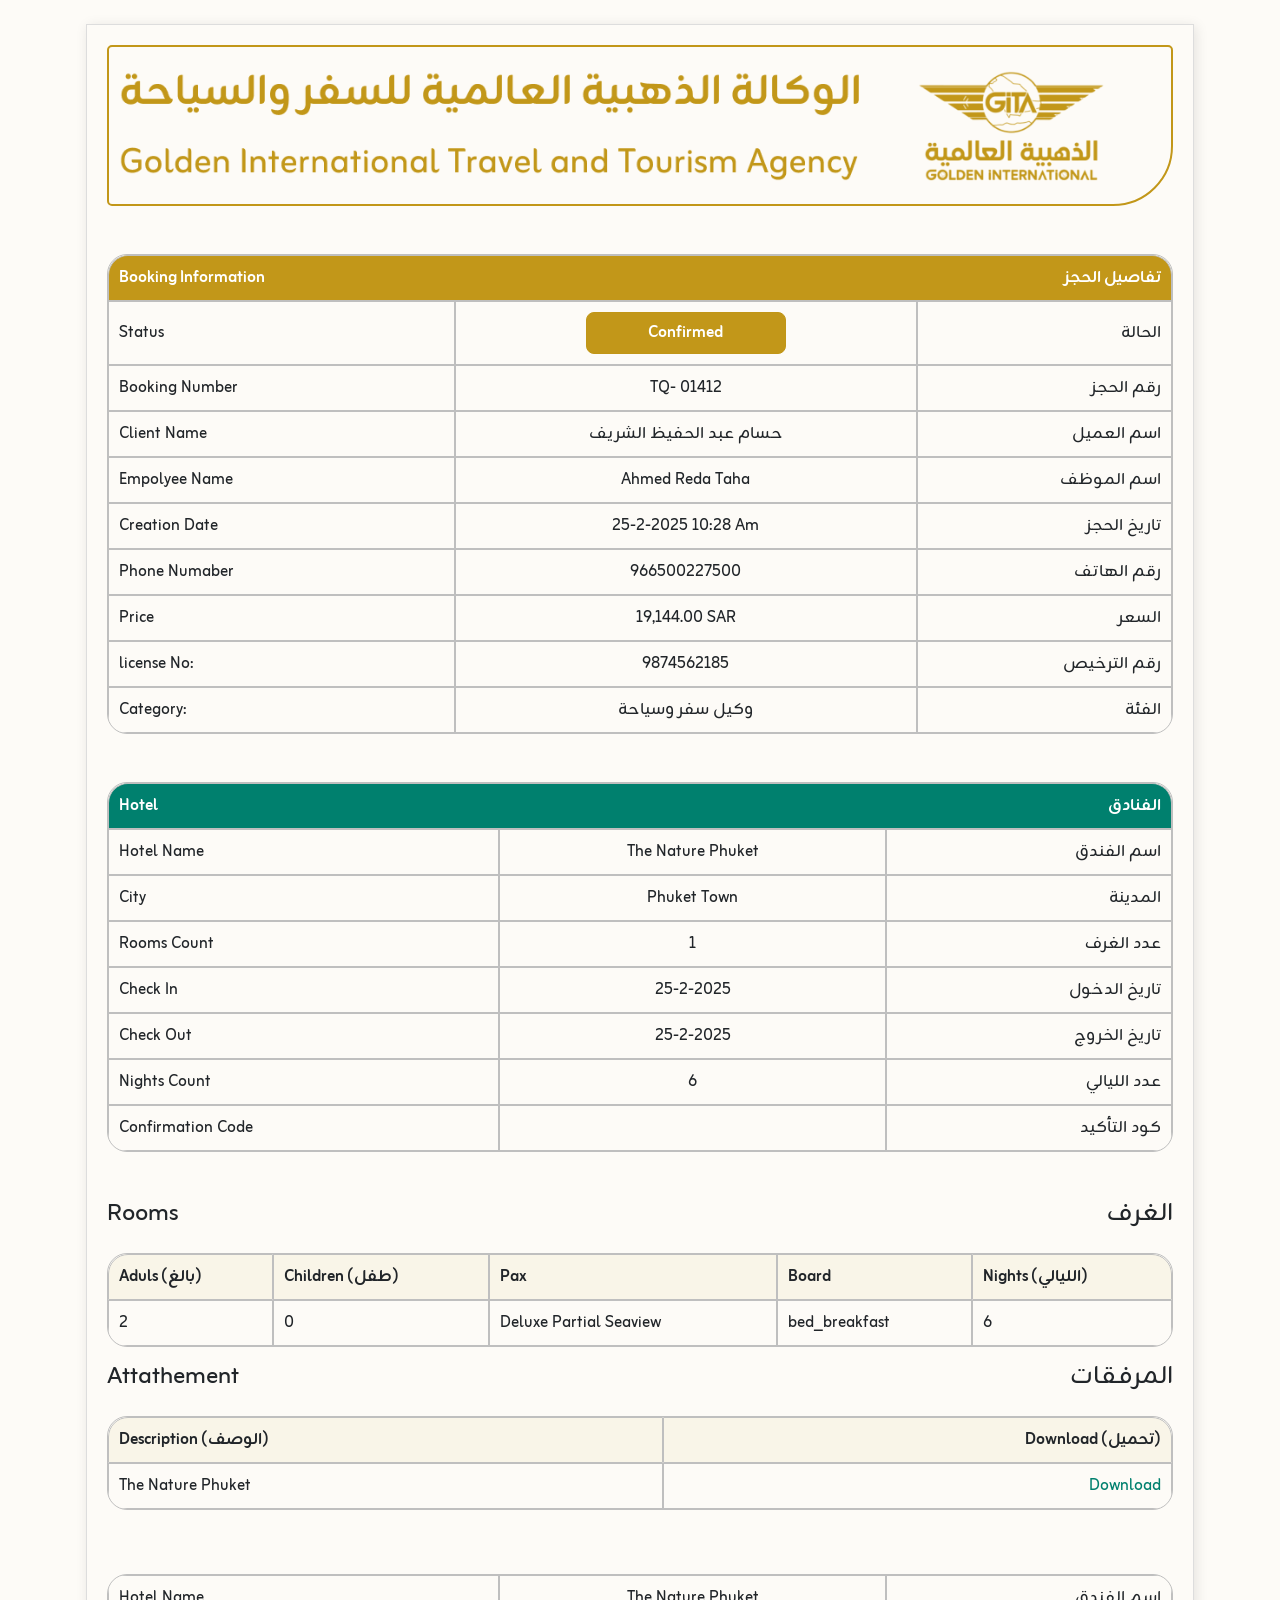
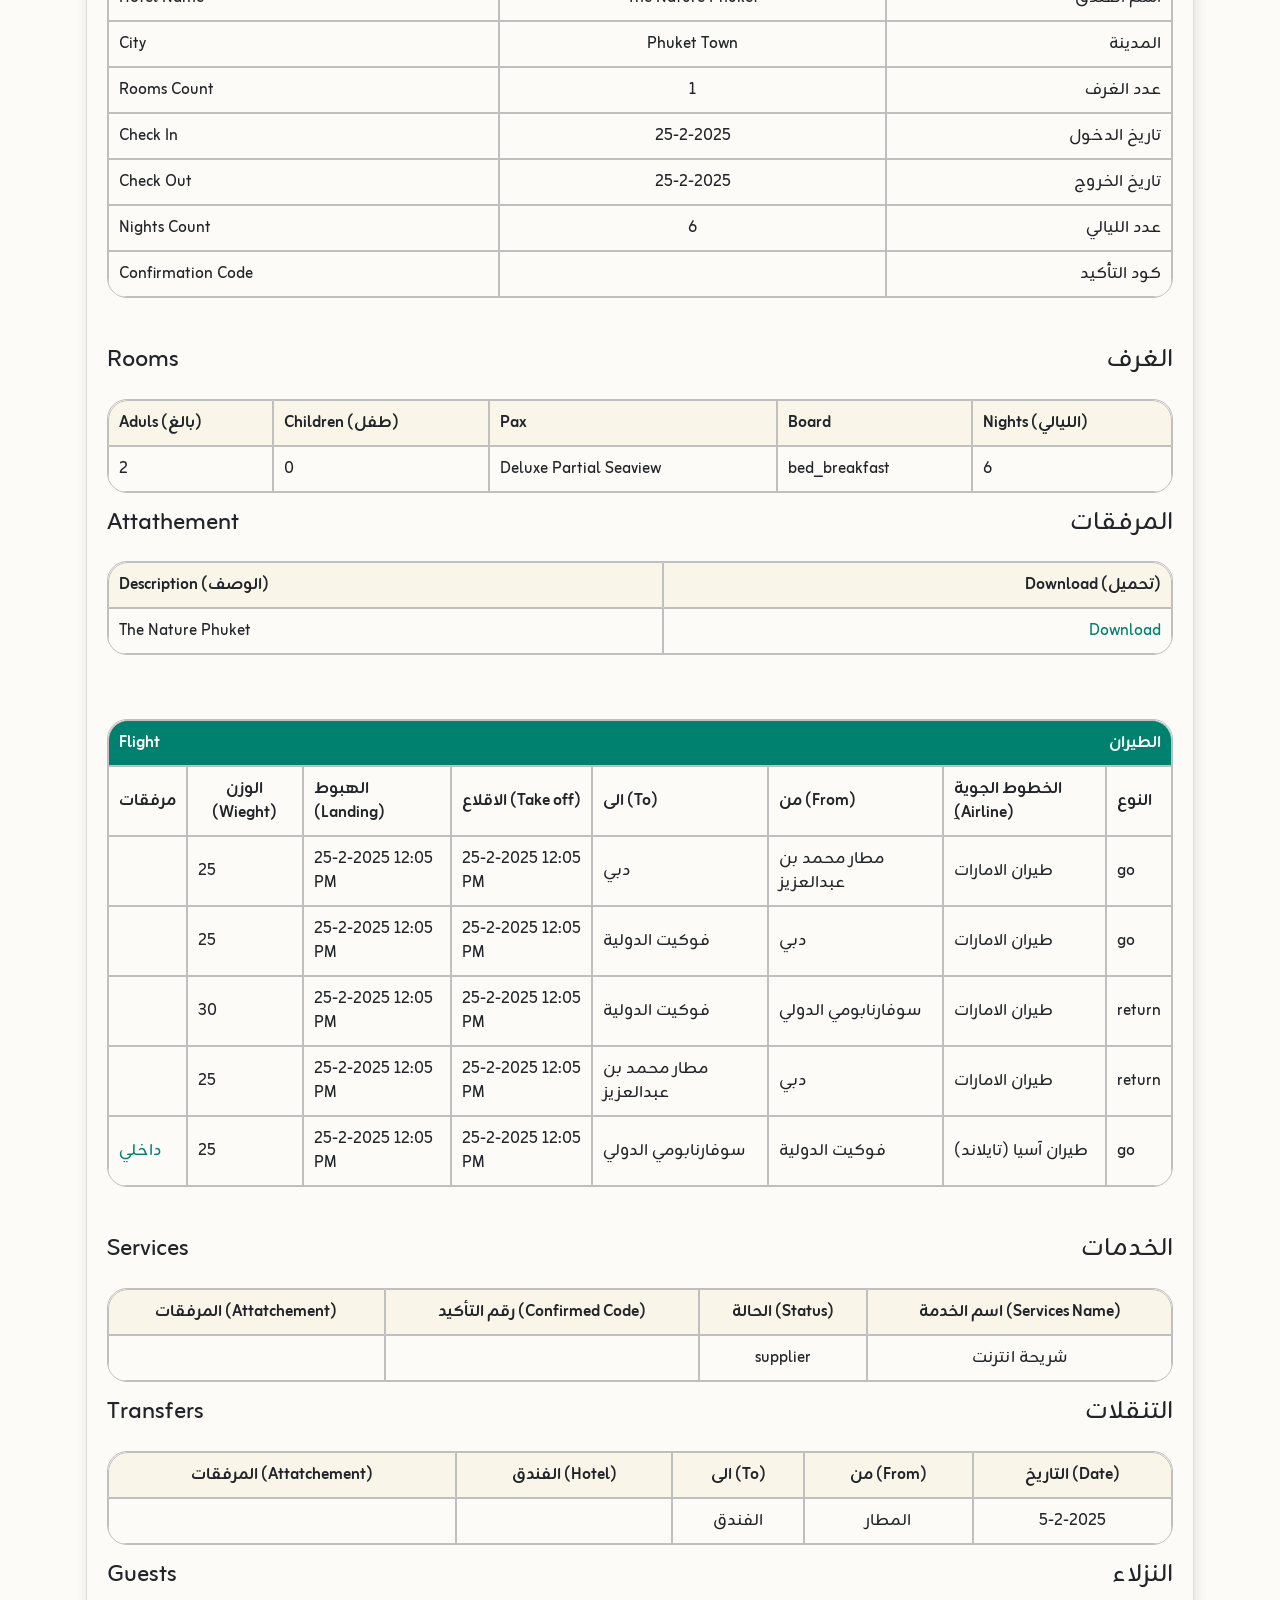
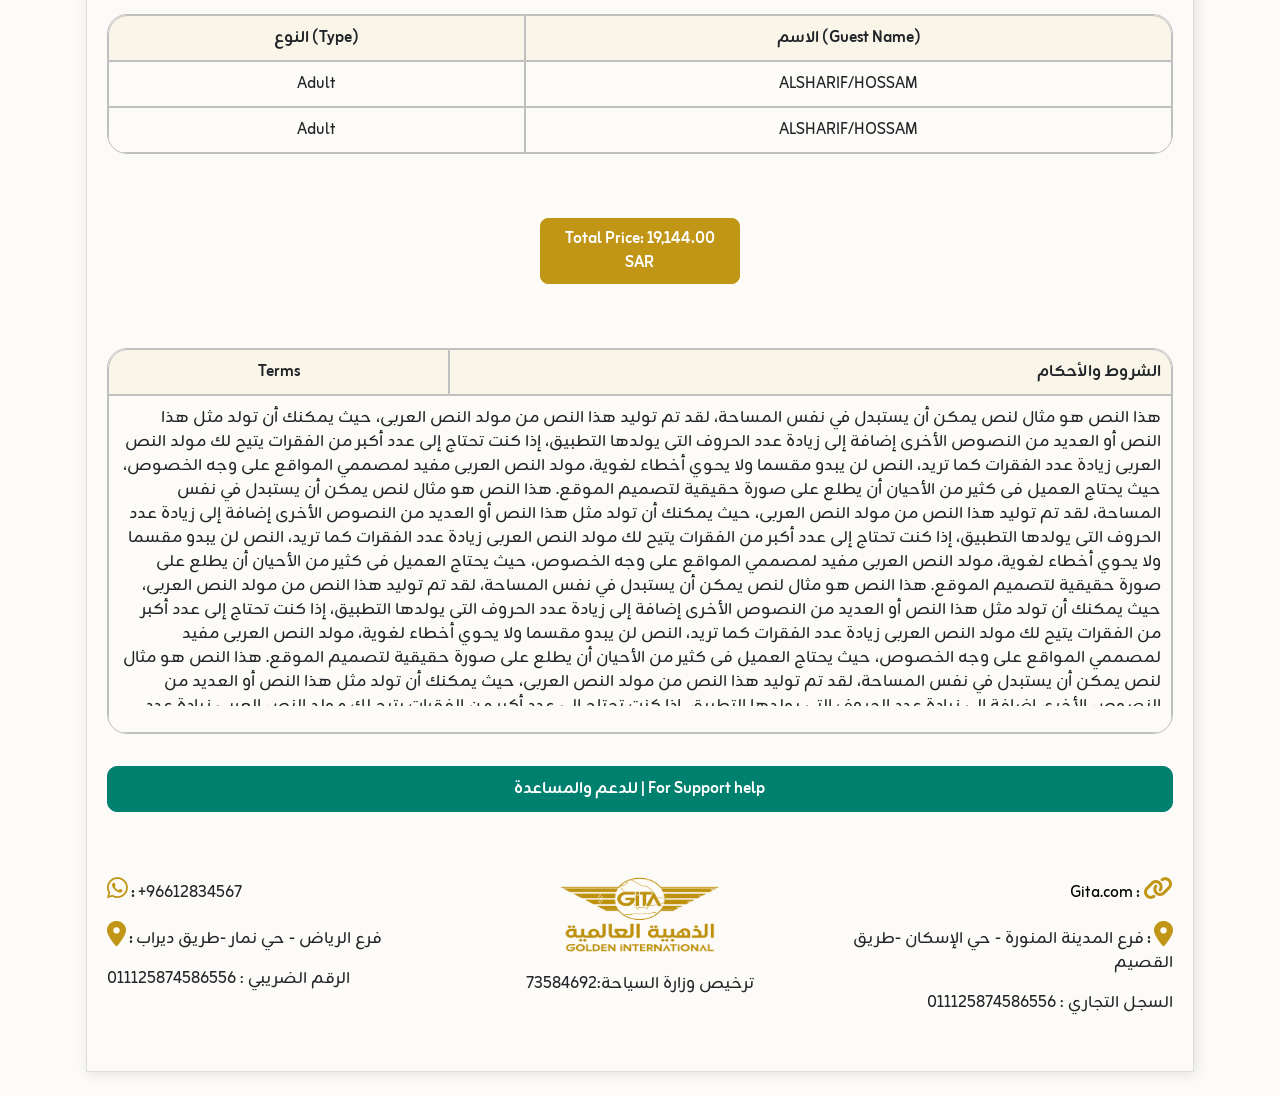
<file: BookingInformation.html>
<!DOCTYPE html>
<html lang="en"> 
    <head>
        <meta charset="UTF-8">
        <meta name="viewport" content="width=device-width, initial-scale=1.0">
        <title>Booking Information</title>
        <link rel="icon" href="images/logo.png" type="image/x-icon" />
        <link rel="stylesheet" href="css/bootstrap.min.css" />
        <link rel="stylesheet" href="css/bootstrap.rtl.min.css" />
        <link rel="stylesheet" href="css/all.min.css" />
        <!-- <link rel="stylesheet" href="https://cdn.jsdelivr.net/npm/swiper@11/swiper-bundle.min.css" /> -->
        <link rel="stylesheet" href="css/swiper-bundle.min.css" />
        <link
            rel="stylesheet"
            href="https://cdnjs.cloudflare.com/ajax/libs/animate.css/4.1.1/animate.min.css" />
        <link rel="stylesheet" href="css/bookinginformation.css" />
        <link rel="stylesheet" href="css/styles.css" />
        <link rel="stylesheet" href="css/media.css" />

    </head>
    <body class="m-4">
        <div class="invoice-container">
            <div class="header">
                <img src="images/main-logo.png" class="main-img" width="100%"
                    alt="main_img" />
            </div>

            <div class="row my-5">
                <div class="col-lg-12 col-12 mb-5">
                    <table>
                        <thead class="first-thead">
                            <th class="no-border">Booking Information</th>
                            <th class="no-border-next text-start"
                                colspan="2">تفاصيل الحجز</th>
                        </thead>
                        <tr>
                            <td>Status</td>
                            <td class="text-center"><button
                                    class="btn btn-f-body">Confirmed</button></td>
                            <td class="text-start">الحالة</td>
                        </tr>
                        <tr>
                            <td>Booking Number</td>
                            <td class="text-center">TQ- 01412</td>
                            <td class="text-start">رقم الحجز </td>
                        </tr>
                        <tr>
                            <td>Client Name</td>
                            <td class="text-center">حسام عبد الحفيظ الشريف</td>
                            <td class="text-start">اسم العميل</td>
                        </tr>
                        <tr>
                            <td>Empolyee Name</td>
                            <td class="text-center">Ahmed Reda Taha</td>
                            <td class="text-start">اسم الموظف</td>
                        </tr>
                        <tr>
                            <td>Creation Date</td>
                            <td class="text-center">25-2-2025 10:28 Am</td>
                            <td class="text-start">تاريخ الحجز</td>
                        </tr>
                        <tr>
                            <td>Phone Numaber</td>
                            <td class="text-center">966500227500</td>
                            <td class="text-start">رقم الهاتف</td>
                        </tr>
                        <tr>
                            <td>Price</td>
                            <td class="text-center">19,144.00 SAR</td>
                            <td class="text-start">السعر</td>
                        </tr>
                        <tr>
                            <td>license No:</td>
                            <td class="text-center"> 9874562185</td>
                            <td class="text-start">رقم الترخيص</td>
                        </tr>
                        <tr>
                            <td>Category:</td>
                            <td class="text-center"> وكيل سفر وسياحة </td>
                            <td class="text-start">الفئة </td>
                        </tr>
                    </table>
                </div>
                <div class="col-lg-12 col-12 mb-5">
                    <table>
                        <thead class="second-thead">
                            <th class="no-border">Hotel</th>
                            <th class="no-border-next text-start"
                                colspan="2">الفنادق</th>
                        </thead>
                        <tr>
                            <td>Hotel Name</td>
                            <td class="text-center">The Nature Phuket</td>
                            <td class="text-start">اسم الفندق</td>
                        </tr>
                        <tr>
                            <td>City</td>
                            <td class="text-center">Phuket Town</td>
                            <td class="text-start">المدينة</td>
                        </tr>
                        <tr>
                            <td>Rooms Count</td>
                            <td class="text-center">1</td>
                            <td class="text-start">عدد الغرف</td>
                        </tr>
                        <tr>
                            <td>Check In</td>
                            <td class="text-center">25-2-2025</td>
                            <td class="text-start">تاريخ الدخول</td>
                        </tr>
                        <tr>
                            <td>Check Out</td>
                            <td class="text-center">25-2-2025</td>
                            <td class="text-start">تاريخ الخروج</td>
                        </tr>
                        <tr>
                            <td>Nights Count</td>
                            <td class="text-center">6</td>
                            <td class="text-start">عدد الليالي</td>
                        </tr>
                        <tr>
                            <td>Confirmation Code</td>
                            <td class="text-center"></td>
                            <td class="text-start">كود التأكيد</td>
                        </tr>

                    </table>
                </div>
                <div class="col-6">
                    <h4>Rooms</h4>
                </div>
                <div class="col-6 text-start">
                    <h4>الغرف</h4>
                </div>
                <div class="col-12 my-3">
                    <div class="table-responsive">
                        <table class="text-center">
                            <thead>
                                <th>Aduls (بالغ)</th>
                                <th>Children (طفل)</th>
                                <th>Pax</th>
                                <th>Board</th>
                                <th>Nights (الليالي)</th>
                            </thead>
                            <tbody>
                                <tr>
                                    <td>2</td>
                                    <td>0</td>
                                    <td>Deluxe Partial Seaview</td>
                                    <td>bed_breakfast</td>
                                    <td>6</td>
                                </tr>
                            </tbody>
                        </table>
                    </div>

                </div>
                <div class="col-6">
                    <h4>Attathement</h4>
                </div>
                <div class="col-6 text-start">
                    <h4>المرفقات</h4>
                </div>
                <div class="col-12 my-3">
                    <div class="table-responsive">
                        <table class="text-center">
                            <thead>
                                <th>Description (الوصف)</th>
                                <th class="text-start">Download (تحميل)</th>
                            </thead>
                            <tbody>
                                <tr>
                                    <td>The Nature Phuket</td>
                                    <td
                                        class="text-accent text-start">Download</td>
                                </tr>
                            </tbody>
                        </table>
                    </div>

                </div>
                <div class="col-lg-12 col-12 my-5">
                    <table>
                        <tr>
                            <td>Hotel Name</td>
                            <td class="text-center">The Nature Phuket</td>
                            <td class="text-start">اسم الفندق</td>
                        </tr>
                        <tr>
                            <td>City</td>
                            <td class="text-center">Phuket Town</td>
                            <td class="text-start">المدينة</td>
                        </tr>
                        <tr>
                            <td>Rooms Count</td>
                            <td class="text-center">1</td>
                            <td class="text-start">عدد الغرف</td>
                        </tr>
                        <tr>
                            <td>Check In</td>
                            <td class="text-center">25-2-2025</td>
                            <td class="text-start">تاريخ الدخول</td>
                        </tr>
                        <tr>
                            <td>Check Out</td>
                            <td class="text-center">25-2-2025</td>
                            <td class="text-start">تاريخ الخروج</td>
                        </tr>
                        <tr>
                            <td>Nights Count</td>
                            <td class="text-center">6</td>
                            <td class="text-start">عدد الليالي</td>
                        </tr>
                        <tr>
                            <td>Confirmation Code</td>
                            <td class="text-center"></td>
                            <td class="text-start">كود التأكيد</td>
                        </tr>

                    </table>
                </div>
                <div class="col-6">
                    <h4>Rooms</h4>
                </div>
                <div class="col-6 text-start">
                    <h4>الغرف</h4>
                </div>
                <div class="col-12 my-3">
                    <div class="table-responsive">
                        <table class="text-center">
                            <thead>
                                <th>Aduls (بالغ)</th>
                                <th>Children (طفل)</th>
                                <th>Pax</th>
                                <th>Board</th>
                                <th>Nights (الليالي)</th>
                            </thead>
                            <tbody>
                                <tr>
                                    <td>2</td>
                                    <td>0</td>
                                    <td>Deluxe Partial Seaview</td>
                                    <td>bed_breakfast</td>
                                    <td>6</td>
                                </tr>
                            </tbody>
                        </table>
                    </div>

                </div>
                <div class="col-6">
                    <h4>Attathement</h4>
                </div>
                <div class="col-6 text-start">
                    <h4>المرفقات</h4>
                </div>
                <div class="col-12 my-3">
                    <div class="table-responsive">
                        <table class="text-center">
                            <thead>
                                <th>Description (الوصف)</th>
                                <th class="text-start">Download (تحميل)</th>
                            </thead>
                            <tbody>
                                <tr>
                                    <td>The Nature Phuket</td>
                                    <td
                                        class="text-accent text-start">Download</td>
                                </tr>
                            </tbody>
                        </table>
                    </div>

                </div>
                <div class="col-lg-12 col-12 my-5">
                    <div class="table-responsive">
                        <table class>
                            <thead class="second-thead">
                                <th class="no-border" colspan="4">Flight</th>
                                <th class="no-border-next text-start"
                                    colspan="4">الطيران</th>
                            </thead>
                            <tr>
                                <td class="fw-bold">مرفقات</td>
                                <td class="text-center fw-bold">الوزن
                                    (Wieght)</td>
                                <td class="fw-bold">الهبوط (Landing)</td>
                                <td class="fw-bold">الاقلاع (Take off)</td>
                                <td class="fw-bold">الى (To)</td>
                                <td class="fw-bold">من (From)</td>
                                <td class="fw-bold">الخطوط الجوية
                                    (ِAirline)</td>
                                <td class="fw-bold">النوع</td>
                            </tr>
                            <tr>
                                <td></td>
                                <td>25 </td>
                                <td>25-2-2025 12:05 PM</td>
                                <td>25-2-2025 12:05 PM</td>
                                <td>دبي</td>
                                <td>مطار محمد بن عبدالعزيز</td>
                                <td>طيران الامارات</td>
                                <td>go</td>
                            </tr>
                            <tr>
                                <td></td>
                                <td>25 </td>
                                <td>25-2-2025 12:05 PM</td>
                                <td>25-2-2025 12:05 PM</td>
                                <td>فوكيت الدولية</td>
                                <td>دبي</td>
                                <td>طيران الامارات</td>
                                <td>go</td>
                            </tr>
                            <tr>
                                <td></td>
                                <td>30 </td>
                                <td>25-2-2025 12:05 PM</td>
                                <td>25-2-2025 12:05 PM</td>
                                <td>فوكيت الدولية</td>
                                <td>سوفارنابومي الدولي</td>
                                <td>طيران الامارات</td>
                                <td>return</td>
                            </tr>
                            <tr>
                                <td></td>
                                <td>25 </td>
                                <td>25-2-2025 12:05 PM</td>
                                <td>25-2-2025 12:05 PM</td>
                                <td>مطار محمد بن عبدالعزيز</td>
                                <td>دبي</td>
                                <td>طيران الامارات</td>
                                <td>return</td>
                            </tr>
                            <tr>
                                <td class="text-accent">داخلي</td>
                                <td>25 </td>
                                <td>25-2-2025 12:05 PM</td>
                                <td>25-2-2025 12:05 PM</td>
                                <td>سوفارنابومي الدولي</td>
                                <td>فوكيت الدولية</td>
                                <td>طيران آسيا (تايلاند) </td>
                                <td>go</td>
                            </tr>
                        </table>
                    </div>

                </div>
                <div class="col-6">
                    <h4>Services</h4>
                </div>
                <div class="col-6 text-start">
                    <h4>الخدمات</h4>
                </div>
                <div class="col-12 my-3">
                    <div class="table-responsive">
                        <table class="text-center">
                            <thead>
                                <th class="text-center">المرفقات
                                    (Attatchement)</th>
                                <th class="text-center">رقم التأكيد (Confirmed
                                    Code)</th>
                                <th class="text-center">الحالة (Status) </th>
                                <th class="text-center">اسم الخدمة (Services
                                    Name)</th>
                            </thead>
                            <tbody>
                                <tr>
                                    <td></td>
                                    <td></td>
                                    <td class="text-center">supplier</td>
                                    <td class="text-center">شريحة انترنت</td>
                                </tr>
                            </tbody>
                        </table>
                    </div>
                </div>
                <div class="col-6">
                    <h4>Transfers</h4>
                </div>
                <div class="col-6 text-start">
                    <h4>التنقلات</h4>
                </div>
                <div class="col-12 my-3">
                    <div class="table-responsive">
                        <table class="text-center">
                            <thead>
                                <th class="text-center">المرفقات
                                    (Attatchement)</th>
                                <th class="text-center">الفندق (Hotel)</th>
                                <th class="text-center">الى (To)</th>
                                <th class="text-center">من (From)</th>
                                <th class="text-center">التاريخ (Date)</th>
                            </thead>
                            <tbody>
                                <tr>
                                    <td></td>
                                    <td></td>
                                    <td class="text-center">الفندق</td>
                                    <td class="text-center">المطار</td>
                                    <td class="text-center">5-2-2025</td>
                                </tr>
                            </tbody>
                        </table>
                    </div>
                </div>
                <div class="col-6">
                    <h4>Guests</h4>
                </div>
                <div class="col-6 text-start">
                    <h4>النزلاء</h4>
                </div>
                <div class="col-12 my-3">
                    <div class="table-responsive">
                        <table class="text-center">
                            <thead>
                                <th class="text-center">النوع (Type)</th>
                                <th class="text-center">الاسم (Guest Name)</th>
                            </thead>
                            <tbody>
                                <tr>
                                    <td class="text-center">Adult</td>
                                    <td class="text-center">ALSHARIF/HOSSAM</td>
                                </tr>
                                <tr>
                                    <td class="text-center">Adult</td>
                                    <td class="text-center">ALSHARIF/HOSSAM</td>
                                </tr>
                            </tbody>
                        </table>
                    </div>
                </div>
                <div class="col-12 my-5 text-center">
                    <button class="btn btn-main">Total Price: 19,144.00
                        SAR</button>
                </div>
                <div class="col-12 my-3">
                    <div class="table-responsive">
                        <table class="text-center">
                            <thead>
                                <th class="text-center">Terms</th>
                                <th class="text-start">الشروط والأحكام</th>
                            </thead>
                            <tbody>
                                <tr>
                                    <td colspan="2" class="text-start">
                                        <p class="terms"> هذا النص هو مثال لنص
                                            يمكن أن يستبدل في نفس المساحة، لقد
                                            تم توليد هذا النص من مولد النص
                                            العربى، حيث يمكنك أن تولد مثل هذا
                                            النص أو العديد من النصوص الأخرى
                                            إضافة إلى زيادة عدد الحروف التى
                                            يولدها التطبيق، إذا كنت تحتاج إلى
                                            عدد أكبر من الفقرات يتيح لك مولد
                                            النص العربى زيادة عدد الفقرات كما
                                            تريد، النص لن يبدو مقسما ولا يحوي
                                            أخطاء لغوية، مولد النص العربى مفيد
                                            لمصممي المواقع على وجه الخصوص، حيث
                                            يحتاج العميل فى كثير من الأحيان أن
                                            يطلع على صورة حقيقية لتصميم الموقع.
                                            هذا النص هو مثال لنص يمكن أن يستبدل
                                            في نفس المساحة، لقد تم توليد هذا
                                            النص من مولد النص العربى، حيث يمكنك
                                            أن تولد مثل هذا النص أو العديد من
                                            النصوص الأخرى إضافة إلى زيادة عدد
                                            الحروف التى يولدها التطبيق، إذا كنت
                                            تحتاج إلى عدد أكبر من الفقرات يتيح
                                            لك مولد النص العربى زيادة عدد
                                            الفقرات كما تريد، النص لن يبدو مقسما
                                            ولا يحوي أخطاء لغوية، مولد النص
                                            العربى مفيد لمصممي المواقع على وجه
                                            الخصوص، حيث يحتاج العميل فى كثير من
                                            الأحيان أن يطلع على صورة حقيقية
                                            لتصميم الموقع.
                                            هذا النص هو مثال لنص يمكن أن يستبدل
                                            في نفس المساحة، لقد تم توليد هذا
                                            النص من مولد النص العربى، حيث يمكنك
                                            أن تولد مثل هذا النص أو العديد من
                                            النصوص الأخرى إضافة إلى زيادة عدد
                                            الحروف التى يولدها التطبيق، إذا كنت
                                            تحتاج إلى عدد أكبر من الفقرات يتيح
                                            لك مولد النص العربى زيادة عدد
                                            الفقرات كما تريد، النص لن يبدو مقسما
                                            ولا يحوي أخطاء لغوية، مولد النص
                                            العربى مفيد لمصممي المواقع على وجه
                                            الخصوص، حيث يحتاج العميل فى كثير من
                                            الأحيان أن يطلع على صورة حقيقية
                                            لتصميم الموقع.
                                            هذا النص هو مثال لنص يمكن أن يستبدل
                                            في نفس المساحة، لقد تم توليد هذا
                                            النص من مولد النص العربى، حيث يمكنك
                                            أن تولد مثل هذا النص أو العديد من
                                            النصوص الأخرى إضافة إلى زيادة عدد
                                            الحروف التى يولدها التطبيق، إذا كنت
                                            تحتاج إلى عدد أكبر من الفقرات يتيح
                                            لك مولد النص العربى زيادة عدد
                                            الفقرات كما تريد، النص لن يبدو مقسما
                                            ولا يحوي أخطاء لغوية، مولد النص
                                            العربى مفيد لمصممي المواقع على وجه
                                            الخصوص، حيث يحتاج العميل فى كثير من
                                            الأحيان أن يطلع على صورة حقيقية
                                            لتصميم الموقع.
                                            هذا النص هو مثال لنص يمكن أن يستبدل
                                            في نفس المساحة، لقد تم توليد هذا
                                            النص من مولد النص العربى، حيث يمكنك
                                            أن تولد مثل هذا النص أو العديد من
                                            النصوص الأخرى إضافة إلى زيادة عدد
                                            الحروف التى يولدها التطبيق، إذا كنت
                                            تحتاج إلى عدد أكبر من الفقرات يتيح
                                            لك مولد النص العربى زيادة عدد
                                            الفقرات كما تريد، النص لن يبدو مقسما
                                            ولا يحوي أخطاء لغوية، مولد النص
                                            العربى مفيد لمصممي المواقع على وجه
                                            الخصوص، حيث يحتاج العميل فى كثير من
                                            الأحيان أن يطلع على صورة حقيقية
                                            لتصميم الموقع.</p>
                                    </td>
                                </tr>

                            </tbody>
                        </table>
                    </div>
                </div>
                <div class="col-12 my-3">
                    <button class="w-100  btn-support">للدعم والمساعدة | For
                        Support help</button>
                </div>
            </div>
            <div class="footer mt-5">
                <div class="row">
                    <div class="col-lg-4 col-12 text-end">
                        <p><strong><i class="fab fa-whatsapp"></i> :
                            </strong>+96612834567</p>
                        <p><strong><i class="fa-solid fa-location-dot"></i> :
                            </strong>فرع الرياض - حي نمار -طريق ديراب</p>
                        <p>الرقم الضريبي : 011125874586556</p>
                    </div>
                    <div class="col-lg-4 col-12 text-center">
                        <img src="images/logo.png" width="50%" height="80px"
                            alt="logo" />
                        <p class="mt-3">ترخيص وزارة السياحة:73584692</p>
                    </div>
                    <div class="col-lg-4 col-12 last-col">
                        <p><strong><i class="fa-solid fa-link"></i> :
                            </strong><a href="#"
                                class="text-black">Gita.com</a></p>
                        <p><strong><i class="fa-solid fa-location-dot"></i> :
                            </strong>فرع المدينة المنورة - حي الإسكان -طريق
                            القصيم</p>
                        <p>السجل التجاري : 011125874586556</p>
                    </div>
                </div>
            </div>
        </div>
    </body>
</html>
</file>
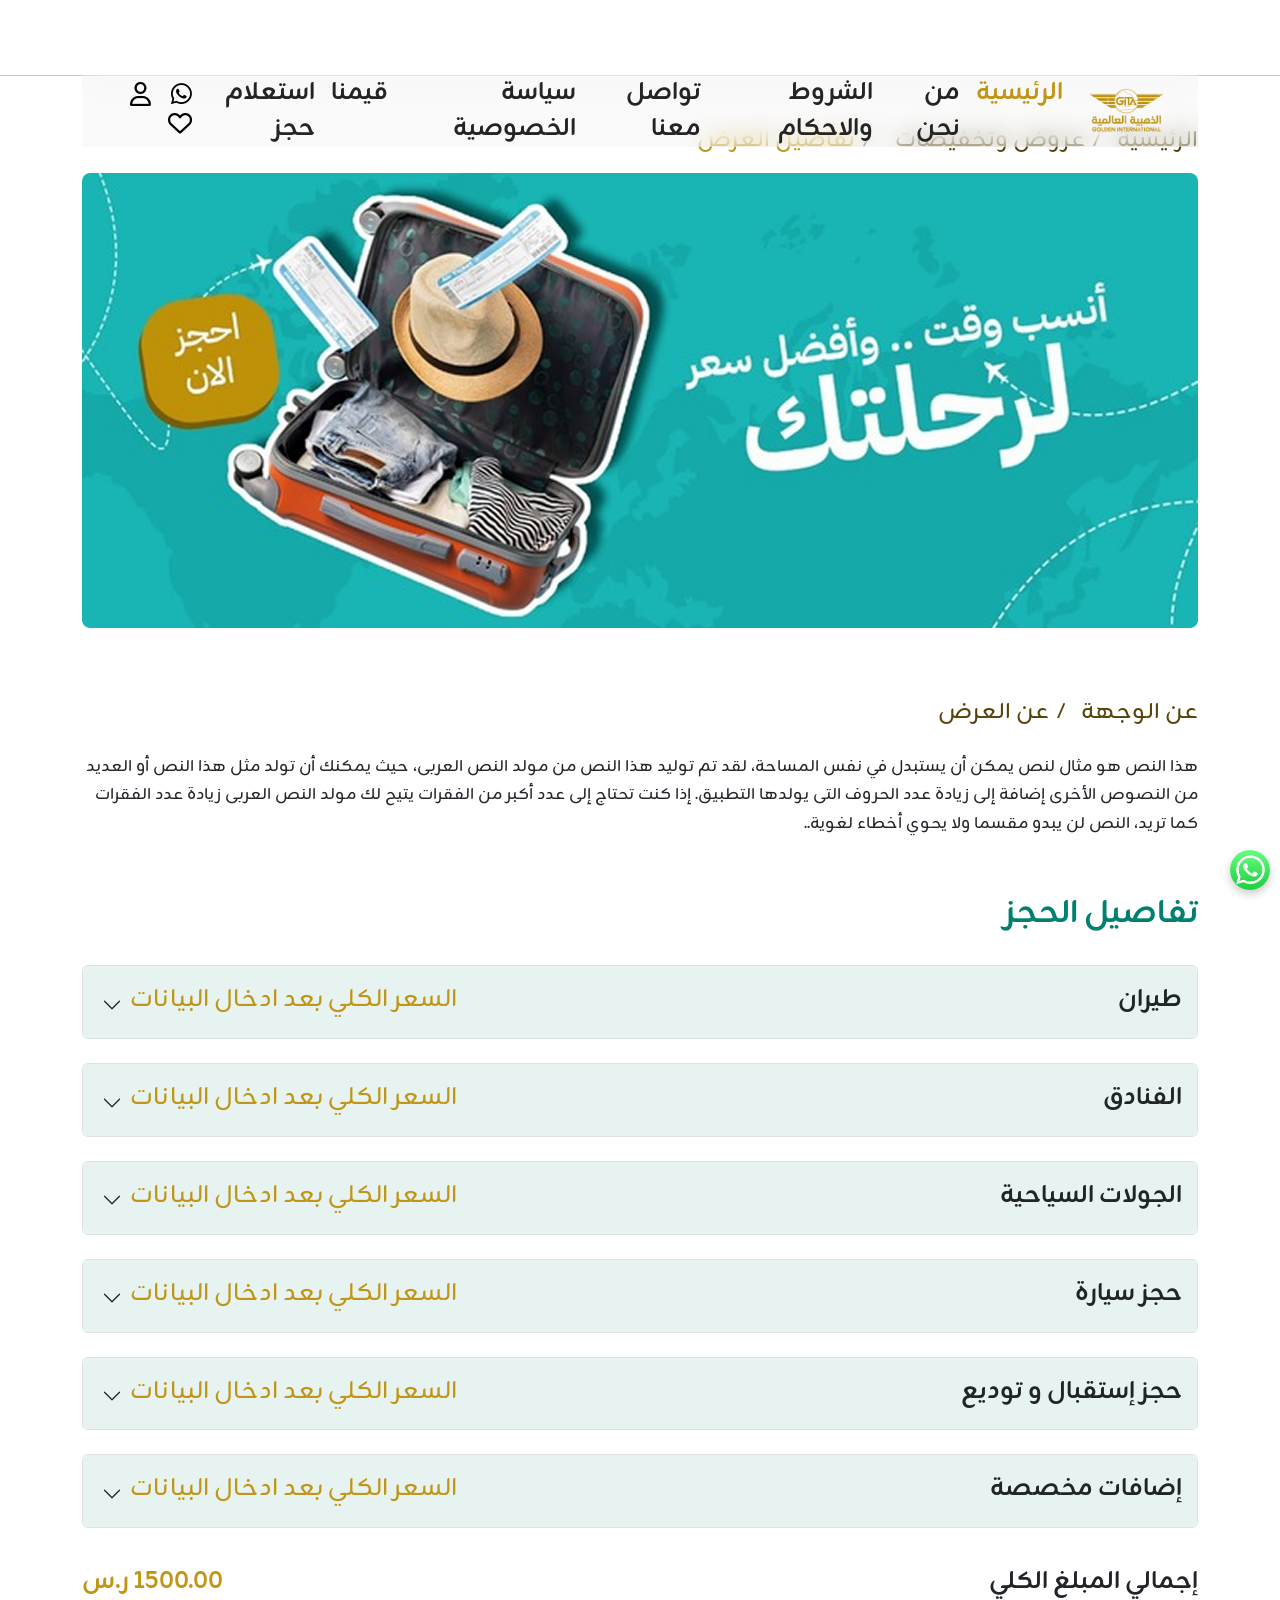
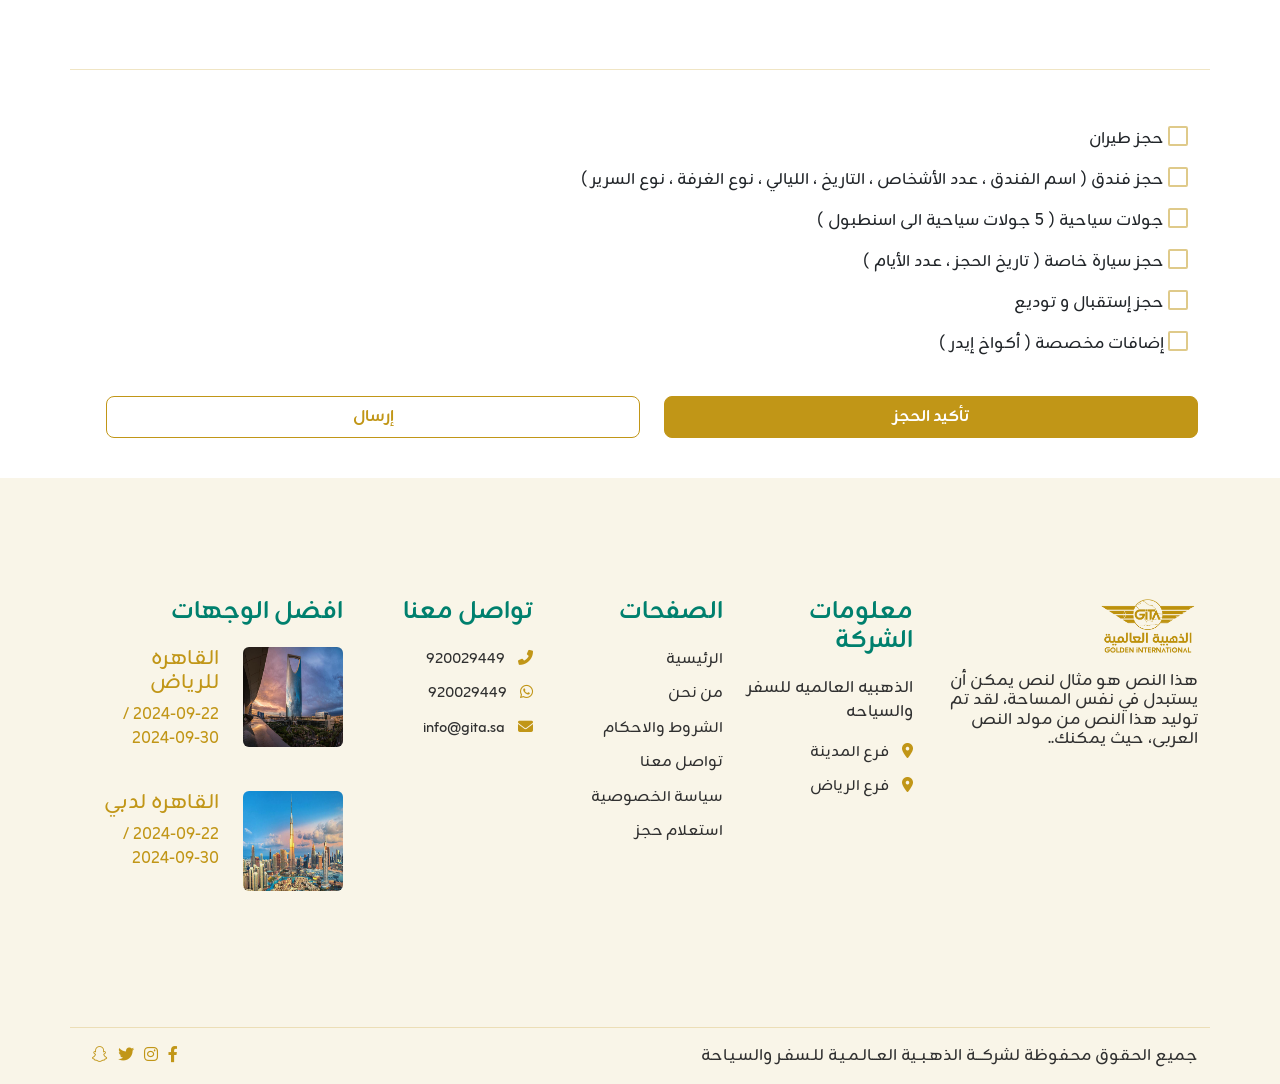
<file: DetailsOffer.html>
<!DOCTYPE html>
<html lang="ar" dir="rtl">
    <head>
        <meta charset="UTF-8" />
        <meta name="viewport" content="width=device-width, initial-scale=1.0" />
        <title>الذهبية العالمية للسياحة</title>
        <link rel="icon" href="images/logo.png" type="image/x-icon" />
        <link rel="stylesheet" href="css/bootstrap.min.css" />
        <link rel="stylesheet" href="css/bootstrap.rtl.min.css" />
        <link rel="stylesheet" href="css/all.min.css" />
        <!-- <link rel="stylesheet" href="https://cdn.jsdelivr.net/npm/swiper@11/swiper-bundle.min.css" /> -->
        <link rel="stylesheet" href="css/swiper-bundle.min.css" />
        <link
            rel="stylesheet"
            href="https://cdnjs.cloudflare.com/ajax/libs/animate.css/4.1.1/animate.min.css" />
        <link rel="stylesheet" href="css/styles.css" />
        <link rel="stylesheet" href="css/media.css" />
    </head>

    <body>
        <!-- Start Preloader HTML -->
        <div id="preloader">
            <div class="loading-container">
                <img src="./images/logo.png" alt="Logo" />
            </div>
        </div>
        <!-- End Preloader HTML -->

        <!-- Start Topbar Alert -->
        <!-- <div
            id="alert"
            class="topbar alert d-none d-md-flex justify-content-center align-items-center alert-dismissible show m-0 text-center border-0 rounded-0"
            role="alert">
            <div class="container position-relative">
                أكتوبر ذهبي مع الذهبية العالمية ،، إحجز تذكرتك
                <img src="./images/topbar.png" alt loading="lazy" />
                خصومات تصل إلى <span>10%</span> عرحلات مميزة خلال شهر أكتوبر
                <button
                    type="button"
                    id="closeAlert"
                    class="btn-close"
                    data-bs-dismiss="alert"
                    aria-label="Close">
                    <img src="images/Frame.png">
                </button>
            </div>
        </div> -->
        <!-- End Topbar Alert -->

        <!--Start Navbar -->
        <nav id="navbar" class="navbar navbar-expand-lg">
            <div class="container h-100">
                <div
                    class="navbar-container d-flex justify-content-between align-items-center">
                    <a id="navbar-brand" class="navbar-brand" href="#">
                        <img src="./images/logo.png" alt="Logo"
                            loading="lazy" />
                    </a>
                    <button
                        class="navbar-toggler"
                        type="button"
                        data-bs-toggle="offcanvas"
                        data-bs-target="#offcanvasNavbar"
                        aria-controls="offcanvasNavbar">
                        <span class="navbar-toggler-icon"></span>
                    </button>
                    <div
                        class="offcanvas offcanvas-top flex-column flex-lg-row justify-content-between align-items-center"
                        id="offcanvasNavbar">
                        <button
                            class="btn-close d-lg-none ms-auto me-3"
                            type="button"
                            data-bs-dismiss="offcanvas"
                            aria-label="Close"></button>
                        <ul class="navbar-nav mb-3 mb-lg-0 mx-lg-auto">
                            <li class="nav-item">
                                <a class="nav-link active"
                                    href="index.html">الرئيسية</a>
                            </li>
                            <li class="nav-item">
                                <a class="nav-link"
                                    href="./pages/mn-nhn.html">من نحن</a>
                            </li>
                            <li class="nav-item">
                                <a class="nav-link"
                                    href="./pages/alshrwt-walahkam.html">الشروط
                                    والاحكام</a>
                            </li>
                            <li class="nav-item">
                                <a class="nav-link"
                                    href="./pages/contact-us.html">تواصل
                                    معنا</a>
                            </li>
                            <li class="nav-item">
                                <a class="nav-link"
                                    href="./pages/privacy-policy.html">سياسة
                                    الخصوصية</a>
                            </li>
                            <li class="nav-item">
                                <a class="nav-link" href="#">قيمنا</a>
                            </li>
                            <li class="nav-item">
                                <a
                                    class="nav-link"
                                    href="#"
                                    data-bs-toggle="modal"
                                    data-bs-target="#bookingInquiryModal">استعلام
                                    حجز</a>
                            </li>
                        </ul>
                        <div class="header-icons">
                            <a
                                href="https://wa.me/+966920029449"
                                target="_blank"
                                title="واتساب">
                                <i class="fab fa-whatsapp"></i>
                            </a>
                            <a href="#" class="mx-3" title="تسجيل الدخول">
                                <i class="fa-regular fa-user"></i>
                            </a>
                            <a href="#"><i class="far fa-heart"
                                    title="المفضلة"></i></a>
                        </div>
                    </div>
                </div>
            </div>
        </nav>
        <!-- End Navbar -->
        <hr style="margin-top:75px;">

        <div class="container">
            <!-- Start breadcrumb -->
            <nav aria-label="breadcrumb" class="mt-5">
                <ol class="breadcrumb h-breadcrumb">
                    <li class="breadcrumb-item"><a href="#">الرئيسية</a></li>
                    <li class="breadcrumb-item"><a href="#">عروض
                            وتخفيضات</a></li>
                    <li class="breadcrumb-item active"
                        aria-current="page">تفاصيل العرض</li>
                </ol>
            </nav>
            <!-- End breadcrumb -->

            <!-- Start Gallary -->
            <div class="gallary">
                <div class="row">
                    <div class="col-12">
                        <img src="images/DetailsOffer/feature-03.jpeg.png"
                            width="100%" alt="Cover Image" />
                    </div>
                </div>
            </div>
            <!-- End Gallary -->

            <!-- Start breadcrumb -->
            <div class="second-breadcrumb">
                <nav aria-label="breadcrumb" class="mt-5">
                    <ol class="breadcrumb h-breadcrumb">
                        <li class="breadcrumb-item"><a href="#">عن
                                الوجهة</a></li>
                        <li class="breadcrumb-item "><a href="#"
                                class="text-accent">عن العرض</a></li>
                    </ol>
                </nav>
            </div>
            <!-- End breadcrumb -->

            <!-- Start Details Page -->
            <div class="row my-4">
                <div class="col-12 mb-5">
                    <h6 class="description_offer">هذا النص هو مثال لنص يمكن أن
                        يستبدل في نفس المساحة، لقد تم توليد هذا النص من مولد
                        النص العربى، حيث يمكنك أن تولد مثل هذا النص أو العديد من
                        النصوص الأخرى إضافة إلى زيادة عدد الحروف التى يولدها
                        التطبيق. إذا كنت تحتاج إلى عدد أكبر من الفقرات يتيح لك
                        مولد النص العربى زيادة عدد الفقرات كما تريد، النص لن
                        يبدو مقسما ولا يحوي أخطاء لغوية..</h6>
                </div>
                <div class="col-12">
                    <h2 class="text-accent fw-bold">تفاصيل الحجز</h2>
                </div>
                <div class="col-12">
                    <section id="section1">
                        <div
                            class="feedbacks accordion  bg-transparent my-4">
                            <div
                                class="accordion-item col-12  bg-transparent ">
                                <h2 class="accordion-header"
                                    id="flush-headingOne">

                                    <button
                                        class="accordion-button collapsed  bg-transparent text-dark "
                                        type="button" data-bs-toggle="collapse"
                                        data-bs-target="#flush-collapseOne"
                                        aria-expanded="false"
                                        aria-controls="flush-collapseOne">
                                        <div class="row w-100">
                                            <div class="col-6">
                                                <h4 class="fw-bold ">طيران</h4>
                                            </div>
                                            <div class="col-6">
                                                <h4
                                                    class="text-end mx-2 text-main">السعر
                                                    الكلي بعد ادخال
                                                    البيانات</h4>
                                            </div>
                                        </div>
                                    </button>
                                </h2>
                                <div id="flush-collapseOne"
                                    class="accordion-collapse collapse"
                                    aria-labelledby="flush-headingOne"
                                    data-bs-parent="#accordionFlushExample">
                                    <div
                                        class="accordion-body text-dark ">
                                        <img src="images/DetailsOffer/offer.png"
                                            width="100%" alt="Image">
                                        <form class="mt-3">
                                            <div class="row">
                                                <div class="col-lg-4 col-12">
                                                    <div class="mb-3">
                                                        <label for="name"
                                                            class="form-label">نوع
                                                            الطيران</label>
                                                        <select
                                                            class="form-select form-control">
                                                            <option
                                                                selected>الخطوط
                                                                التركية</option>
                                                        </select>
                                                    </div>
                                                </div>
                                                <div class="col-lg-4 col-12">
                                                    <div class="mb-3">
                                                        <label for="name"
                                                            class="form-label">تاريخ
                                                            الذهاب</label>
                                                        <input type="date"
                                                            class="form-control"
                                                            id
                                                            placeholder="Enter your name">
                                                    </div>
                                                </div>
                                                <div class="col-lg-4 col-12">
                                                    <div class="mb-3">
                                                        <label for="name"
                                                            class="form-label">تاريخ
                                                            العودة</label>
                                                        <input type="date"
                                                            class="form-control"
                                                            id placeholder>
                                                    </div>
                                                </div>
                                                <div class="col-lg-6 col-12">
                                                    <div class="mb-3">
                                                        <label for="name"
                                                            class="form-label">بالغين</label>
                                                        <input type="number"
                                                            class="form-control"
                                                            id placeholder="0">
                                                    </div>
                                                </div>
                                                <div class="col-lg-6 col-12">
                                                    <div class="mb-3">
                                                        <label for="name"
                                                            class="form-label">أطفال</label>
                                                        <input type="number"
                                                            class="form-control"
                                                            id placeholder="0">
                                                    </div>
                                                </div>
                                            </div>
                                        </form>
                                    </div>
                                </div>
                            </div>

                        </div>

                        <div
                            class="feedbacks accordion  bg-transparent  my-4">
                            <div
                                class="accordion-item col-12  bg-transparent">
                                <h2 class="accordion-header "
                                    id="flush-headingTwo">

                                    <button
                                        class="accordion-button collapsed  bg-transparent text-dark "
                                        type="button" data-bs-toggle="collapse"
                                        data-bs-target="#flush-collapseTwo"
                                        aria-expanded="false"
                                        aria-controls="flush-collapseTwo">
                                        <div class="row w-100">
                                            <div class="col-6">
                                                <h4
                                                    class="fw-bold ">الفنادق</h4>
                                            </div>
                                            <div class="col-6">
                                                <h4
                                                    class="text-end mx-2 text-main">السعر
                                                    الكلي بعد ادخال
                                                    البيانات</h4>
                                            </div>
                                        </div>
                                    </button>
                                </h2>
                                <div id="flush-collapseTwo"
                                    class="accordion-collapse collapse"
                                    aria-labelledby="flush-headingTwo"
                                    data-bs-parent="#accordionFlushExample">
                                    <div
                                        class="accordion-body text-dark ">

                                        <form class="mt-3">
                                            <div class="row">
                                                <div class="col-lg-4 mb-4">
                                                    <div
                                                        class="checkbox-images rounded-3"
                                                        style="background-image: url('images/popular-hotels/hotel.png');height: 250px;background-size: cover;background-repeat: no-repeat;background-position: center;">
                                                        <div class="form-group">
                                                            <input
                                                                type="checkbox"
                                                                id="one">
                                                            <label
                                                                for="one"></label>
                                                        </div>
                                                        <h4>فندق رمادا ريزا</h4>
                                                    </div>

                                                </div>
                                                <div class="col-lg-4 mb-4">
                                                    <div
                                                        class="checkbox-images rounded-3"
                                                        style="background-image: url('images/popular-hotels/hotel.png');height: 250px;background-size: cover;background-repeat: no-repeat;background-position: center;">
                                                        <div class="form-group">
                                                            <input
                                                                type="checkbox"
                                                                id="two">
                                                            <label
                                                                for="two"></label>
                                                        </div>
                                                        <h4>فندق ريكوستا</h4>
                                                    </div>

                                                </div>
                                                <div class="col-lg-4 mb-4">
                                                    <div
                                                        class="checkbox-images rounded-3"
                                                        style="background-image: url('images/popular-hotels/hotel.png');height: 250px;background-size: cover;background-repeat: no-repeat;background-position: center;">
                                                        <div class="form-group">
                                                            <input
                                                                type="checkbox"
                                                                id="three">
                                                            <label
                                                                for="three"></label>
                                                        </div>
                                                        <h4>فندق ريكوستا</h4>
                                                    </div>

                                                </div>
                                                <div class="col-lg-4 col-12">
                                                    <div class="mb-3">
                                                        <label for="name"
                                                            class="form-label">
                                                            عدد الليالي</label>
                                                        <select
                                                            class="form-select form-control">
                                                            <option
                                                                selected>ليلةواحدة
                                                            </option>
                                                        </select>
                                                    </div>
                                                </div>
                                                <div class="col-lg-4 col-12">
                                                    <div class="mb-3">
                                                        <label for="name"
                                                            class="form-label">
                                                            نوع الغرفة</label>
                                                        <select
                                                            class="form-select form-control">
                                                            <option
                                                                selected>غغرفة
                                                                منفردة / مزدوجة
                                                                / جناح
                                                            </option>
                                                        </select>
                                                    </div>
                                                </div>
                                                <div class="col-lg-4 col-12">
                                                    <div class="mb-3">
                                                        <label for="name"
                                                            class="form-label">
                                                            نوع السرير</label>
                                                        <select
                                                            class="form-select form-control">
                                                            <option
                                                                selected>سرير
                                                                مفرد
                                                            </option>
                                                        </select>
                                                    </div>
                                                </div>
                                                <div class="col-lg-6 col-12">
                                                    <div class="mb-3">
                                                        <label for="name"
                                                            class="form-label">بالغين</label>
                                                        <input type="number"
                                                            class="form-control"
                                                            id placeholder="0">
                                                    </div>
                                                </div>
                                                <div class="col-lg-6 col-12">
                                                    <div class="mb-3">
                                                        <label for="name"
                                                            class="form-label">أطفال</label>
                                                        <input type="number"
                                                            class="form-control"
                                                            id placeholder="0">
                                                    </div>
                                                </div>
                                                <div
                                                    class="col-lg-12 mb-4 additional-che">
                                                    <div class="form-group">
                                                        <input
                                                            type="checkbox"
                                                            id="four">
                                                        <label
                                                            for="four">سرير
                                                            إضافي</label>
                                                    </div>
                                                </div>
                                            </div>
                                        </form>
                                    </div>
                                </div>
                            </div>

                        </div>

                        <div
                            class="feedbacks accordion  bg-transparent  my-4">
                            <div
                                class="accordion-item col-12  bg-transparent ">
                                <h2 class="accordion-header"
                                    id="flush-headingThree">

                                    <button
                                        class="accordion-button collapsed  bg-transparent text-dark "
                                        type="button" data-bs-toggle="collapse"
                                        data-bs-target="#flush-collapseThree"
                                        aria-expanded="false"
                                        aria-controls="flush-collapseThree">
                                        <div class="row w-100">
                                            <div class="col-6">
                                                <h4 class="fw-bold ">الجولات
                                                    السياحية</h4>
                                            </div>
                                            <div class="col-6">
                                                <h4
                                                    class="text-end mx-2 text-main">السعر
                                                    الكلي بعد ادخال
                                                    البيانات</h4>
                                            </div>
                                        </div>
                                    </button>
                                </h2>
                                <div id="flush-collapseThree"
                                    class="accordion-collapse collapse"
                                    aria-labelledby="flush-headingThree"
                                    data-bs-parent="#accordionFlushExample">
                                    <div
                                        class="accordion-body text-dark">

                                        <form class="mt-3">
                                            <div class="row">
                                                <div
                                                    class="col-lg-4 col-md-4 col-12 mb-4">
                                                    <div
                                                        class="card border-0 ">
                                                        <div class="col-12">
                                                            <img
                                                                src="images/DetailsOffer/Image (1).png"
                                                                loading="lazy"
                                                                width="100%" />
                                                        </div>
                                                        <div class="p-3">
                                                            <div
                                                                class="row my-2">
                                                                <div
                                                                    class="col-lg-6 col-6">
                                                                    <h6
                                                                        class="fw-bold">
                                                                        جولة
                                                                        اسطنبول</h6>
                                                                </div>
                                                                <div
                                                                    class="col-lg-6 col-6 text-end text-warning">
                                                                    <h6
                                                                        class="text-main">500.00
                                                                        ر.س</h6>
                                                                </div>
                                                            </div>
                                                            <div
                                                                class="row features-room">
                                                                <div
                                                                    class="col-lg-12 col-12"
                                                                    style="display: ruby;">
                                                                    <img
                                                                        src="images/DetailsOffer/Frame.png"
                                                                        loading="location">
                                                                    <h6
                                                                        class="text-secondary">
                                                                        30-11-2024
                                                                    </h6>
                                                                </div>

                                                            </div>

                                                            <div
                                                                class="row my-3">
                                                                <div
                                                                    class="col-lg-6 col-6">
                                                                    <h6
                                                                        class="fw-bold ">عدد
                                                                        الأشخاص</h6>
                                                                </div>
                                                                <div
                                                                    class="col-lg-6 col-6 text-end">
                                                                    <div
                                                                        class="custom-number">
                                                                        <button
                                                                            onclick="decrease()">−</button>
                                                                        <input
                                                                            type="number"
                                                                            id="numberInput"
                                                                            value="1"
                                                                            min="0"
                                                                            max="100">
                                                                        <button
                                                                            onclick="increase()">+</button>
                                                                    </div>
                                                                </div>
                                                            </div>
                                                            <div class="row">
                                                                <div
                                                                    class="col-lg-12 col-12">
                                                                    <p
                                                                        class="card-button mt-2">
                                                                        <a
                                                                            class="btn btn-main btn-sm xy-popularsearch w-100 "
                                                                            data-bs-toggle="modal"
                                                                            data-bs-target="#bookingroomModal"
                                                                            tabindex="-1">
                                                                            تأكيد
                                                                            الجولة</a>
                                                                    </p>
                                                                </div>
                                                            </div>
                                                        </div>
                                                    </div>
                                                </div>
                                                <div
                                                    class="col-lg-4 col-md-4 col-12 mb-4">
                                                    <div
                                                        class="card border-0 ">
                                                        <div class="col-12">
                                                            <img
                                                                src="images/DetailsOffer/Image (1).png"
                                                                loading="lazy"
                                                                width="100%" />
                                                        </div>
                                                        <div class="p-3">
                                                            <div
                                                                class="row my-2">
                                                                <div
                                                                    class="col-lg-6 col-6">
                                                                    <h6
                                                                        class="fw-bold">
                                                                        جولة
                                                                        اسطنبول</h6>
                                                                </div>
                                                                <div
                                                                    class="col-lg-6 col-6 text-end text-warning">
                                                                    <h6
                                                                        class="text-main">500.00
                                                                        ر.س</h6>
                                                                </div>
                                                            </div>
                                                            <div
                                                                class="row features-room">
                                                                <div
                                                                    class="col-lg-12 col-12"
                                                                    style="display: ruby;">
                                                                    <img
                                                                        src="images/DetailsOffer/Frame.png"
                                                                        loading="location">
                                                                    <h6
                                                                        class="text-secondary">
                                                                        30-11-2024
                                                                    </h6>
                                                                </div>

                                                            </div>

                                                            <div
                                                                class="row my-3">
                                                                <div
                                                                    class="col-lg-6 col-6">
                                                                    <h6
                                                                        class="fw-bold ">عدد
                                                                        الأشخاص</h6>
                                                                </div>
                                                                <div
                                                                    class="col-lg-6 col-6 text-end">
                                                                    <div
                                                                        class="custom-number">
                                                                        <button
                                                                            onclick="decrease()">−</button>
                                                                        <input
                                                                            type="number"
                                                                            id="numberInput"
                                                                            value="1"
                                                                            min="0"
                                                                            max="100">
                                                                        <button
                                                                            onclick="increase()">+</button>
                                                                    </div>
                                                                </div>
                                                            </div>
                                                            <div class="row">
                                                                <div
                                                                    class="col-lg-12 col-12">
                                                                    <p
                                                                        class="card-button mt-2">
                                                                        <a
                                                                            class="btn btn-main btn-sm xy-popularsearch w-100 "
                                                                            data-bs-toggle="modal"
                                                                            data-bs-target="#bookingroomModal"
                                                                            tabindex="-1">
                                                                            تأكيد
                                                                            الجولة</a>
                                                                    </p>
                                                                </div>
                                                            </div>
                                                        </div>
                                                    </div>
                                                </div>
                                                <div
                                                    class="col-lg-4 col-md-4 col-12 mb-4">
                                                    <div
                                                        class="card border-0 ">
                                                        <div class="col-12">
                                                            <img
                                                                src="images/DetailsOffer/Image (1).png"
                                                                loading="lazy"
                                                                width="100%" />
                                                        </div>
                                                        <div class="p-3">
                                                            <div
                                                                class="row my-2">
                                                                <div
                                                                    class="col-lg-6 col-6">
                                                                    <h6
                                                                        class="fw-bold">
                                                                        جولة
                                                                        اسطنبول</h6>
                                                                </div>
                                                                <div
                                                                    class="col-lg-6 col-6 text-end text-warning">
                                                                    <h6
                                                                        class="text-main">500.00
                                                                        ر.س</h6>
                                                                </div>
                                                            </div>
                                                            <div
                                                                class="row features-room">
                                                                <div
                                                                    class="col-lg-12 col-12"
                                                                    style="display: ruby;">
                                                                    <img
                                                                        src="images/DetailsOffer/Frame.png"
                                                                        loading="location">
                                                                    <h6
                                                                        class="text-secondary">
                                                                        30-11-2024
                                                                    </h6>
                                                                </div>

                                                            </div>

                                                            <div
                                                                class="row my-3">
                                                                <div
                                                                    class="col-lg-6 col-6">
                                                                    <h6
                                                                        class="fw-bold ">عدد
                                                                        الأشخاص</h6>
                                                                </div>
                                                                <div
                                                                    class="col-lg-6 col-6 text-end">
                                                                    <div
                                                                        class="custom-number">
                                                                        <button
                                                                            onclick="decrease()">−</button>
                                                                        <input
                                                                            type="number"
                                                                            id="numberInput"
                                                                            value="1"
                                                                            min="0"
                                                                            max="100">
                                                                        <button
                                                                            onclick="increase()">+</button>
                                                                    </div>
                                                                </div>
                                                            </div>
                                                            <div class="row">
                                                                <div
                                                                    class="col-lg-12 col-12">
                                                                    <p
                                                                        class="card-button mt-2">
                                                                        <a
                                                                            class="btn btn-main btn-sm xy-popularsearch w-100 "
                                                                            data-bs-toggle="modal"
                                                                            data-bs-target="#bookingroomModal"
                                                                            tabindex="-1">
                                                                            تأكيد
                                                                            الجولة</a>
                                                                    </p>
                                                                </div>
                                                            </div>
                                                        </div>
                                                    </div>
                                                </div>
                                            </div>
                                        </form>
                                    </div>
                                </div>
                            </div>

                        </div>

                        <div
                            class="feedbacks accordion  bg-transparent  my-4">
                            <div
                                class="accordion-item col-12  bg-transparent ">
                                <h2 class="accordion-header "
                                    id="flush-headingFour">

                                    <button
                                        class="accordion-button collapsed  bg-transparent text-dark "
                                        type="button" data-bs-toggle="collapse"
                                        data-bs-target="#flush-collapseFour"
                                        aria-expanded="false"
                                        aria-controls="flush-collapseFour">
                                        <div class="row w-100">
                                            <div class="col-6">
                                                <h4 class="fw-bold ">حجز
                                                    سيارة</h4>
                                            </div>
                                            <div class="col-6">
                                                <h4
                                                    class="text-end mx-2 text-main">السعر
                                                    الكلي بعد ادخال
                                                    البيانات</h4>
                                            </div>
                                        </div>
                                    </button>
                                </h2>
                                <div id="flush-collapseFour"
                                    class="accordion-collapse collapse"
                                    aria-labelledby="flush-headingFour"
                                    data-bs-parent="#accordionFlushExample">
                                    <div
                                        class="accordion-body text-dark ">

                                        <form class="mt-3">
                                            <div class="row">

                                                <div class="col-lg-6 col-12">
                                                    <div class="mb-3">
                                                        <label for="name"
                                                            class="form-label">
                                                            تاريخ بداية
                                                            الحجز</label>
                                                        <input type="date"
                                                            class="form-control"
                                                            id
                                                            placeholder="Enter your name">
                                                    </div>
                                                </div>
                                                <div class="col-lg-6 col-12">
                                                    <div class="mb-3">
                                                        <label for="name"
                                                            class="form-label">
                                                            عدد الأيام</label>
                                                        <input type="number"
                                                            class="form-control"
                                                            id placeholder>
                                                    </div>
                                                </div>

                                            </div>
                                        </form>
                                    </div>
                                </div>
                            </div>

                        </div>

                        <div
                            class="feedbacks accordion  bg-transparent  my-4">
                            <div
                                class="accordion-item col-12  bg-transparent ">
                                <h2 class="accordion-header "
                                    id="flush-headingFive">

                                    <button
                                        class="accordion-button collapsed  bg-transparent text-dark "
                                        type="button" data-bs-toggle="collapse"
                                        data-bs-target="#flush-collapseFive"
                                        aria-expanded="false"
                                        aria-controls="flush-collapseFive">
                                        <div class="row w-100">
                                            <div class="col-6">
                                                <h4 class="fw-bold ">حجز إستقبال
                                                    و توديع</h4>
                                            </div>
                                            <div class="col-6">
                                                <h4
                                                    class="text-end mx-2 text-main">السعر
                                                    الكلي بعد ادخال
                                                    البيانات</h4>
                                            </div>
                                        </div>
                                    </button>
                                </h2>
                                <div id="flush-collapseFive"
                                    class="accordion-collapse collapse"
                                    aria-labelledby="flush-headingFive"
                                    data-bs-parent="#accordionFlushExample">
                                    <div
                                        class="accordion-body text-dark ">

                                        <form class="mt-3">
                                            <div class="row">
                                                <div class="col-lg-6 col-6">
                                                    <div
                                                        class="checkbox-booking rounded-3">
                                                        <div class="form-group">
                                                            <input
                                                                type="checkbox"
                                                                id="five">
                                                            <label
                                                                for="five">حجز
                                                                استقبال</label>
                                                        </div>
                                                    </div>
                                                </div>
                                                <div
                                                    class="col-lg-6 col-6 text-end">
                                                    <h3 class="text-main">50.00
                                                        ر.س</h3>
                                                </div>

                                                <div class="col-lg-6 col-6">
                                                    <div
                                                        class="checkbox-booking rounded-3">
                                                        <div class="form-group">
                                                            <input
                                                                type="checkbox"
                                                                id="six">
                                                            <label
                                                                for="six">حجز
                                                                توديع</label>
                                                        </div>
                                                    </div>
                                                </div>
                                                <div
                                                    class="col-lg-6 col-6 text-end">
                                                    <h3 class="text-main">50.00
                                                        ر.س</h3>
                                                </div>

                                            </div>
                                        </form>
                                    </div>
                                </div>
                            </div>

                        </div>

                        <div
                            class="feedbacks accordion  bg-transparent  my-4">
                            <div
                                class="accordion-item col-12  bg-transparent ">
                                <h2 class="accordion-header "
                                    id="flush-headingSix">

                                    <button
                                        class="accordion-button collapsed  bg-transparent text-dark "
                                        type="button" data-bs-toggle="collapse"
                                        data-bs-target="#flush-collapseSix"
                                        aria-expanded="false"
                                        aria-controls="flush-collapseSix">
                                        <div class="row w-100">
                                            <div class="col-6">
                                                <h4 class="fw-bold ">إضافات
                                                    مخصصة</h4>
                                            </div>
                                            <div class="col-6">
                                                <h4
                                                    class="text-end mx-2 text-main">السعر
                                                    الكلي بعد ادخال
                                                    البيانات</h4>
                                            </div>
                                        </div>
                                    </button>
                                </h2>
                                <div id="flush-collapseSix"
                                    class="accordion-collapse collapse"
                                    aria-labelledby="flush-headingSix"
                                    data-bs-parent="#accordionFlushExample">
                                    <div
                                        class="accordion-body text-dark ">

                                        <form class="mt-3">
                                            <div class="row">
                                                <div
                                                    class="col-lg-4 col-md-4 col-12 mb-4">
                                                    <div
                                                        class="card border-0 ">
                                                        <div class="col-12">
                                                            <img
                                                                src="images/DetailsOffer/Image (1).png"
                                                                loading="lazy"
                                                                width="100%" />
                                                        </div>
                                                        <div class="p-3">
                                                            <div
                                                                class="row my-2">
                                                                <div
                                                                    class="col-lg-6 col-6">
                                                                    <h6
                                                                        class="fw-bold">
                                                                        أكواخ
                                                                        إيدر</h6>
                                                                </div>
                                                                <div
                                                                    class="col-lg-6 col-6 text-end text-warning">
                                                                    <h6
                                                                        class="text-main">500.00
                                                                        ر.س</h6>
                                                                </div>
                                                            </div>
                                                            <div
                                                                class="row features-room">
                                                                <div
                                                                    class="col-lg-12 col-12"
                                                                    style="display: ruby;">
                                                                    <img
                                                                        src="images/DetailsOffer/Frame.png"
                                                                        loading="location">
                                                                    <h6
                                                                        class="text-secondary">
                                                                        30-11-2024
                                                                    </h6>
                                                                </div>

                                                            </div>

                                                            <div
                                                                class="row my-3">
                                                                <div
                                                                    class="col-lg-6 col-6">
                                                                    <h6
                                                                        class="fw-bold ">عدد
                                                                        الأشخاص</h6>
                                                                </div>
                                                                <div
                                                                    class="col-lg-6 col-6 text-end">
                                                                    <div
                                                                        class="custom-number">
                                                                        <button
                                                                            onclick="decrease()">−</button>
                                                                        <input
                                                                            type="number"
                                                                            id="numberInput"
                                                                            value="1"
                                                                            min="0"
                                                                            max="100">
                                                                        <button
                                                                            onclick="increase()">+</button>
                                                                    </div>
                                                                </div>
                                                            </div>
                                                            <div class="row">
                                                                <div
                                                                    class="col-lg-12 col-12">
                                                                    <p
                                                                        class="card-button mt-2">
                                                                        <a
                                                                            class="btn btn-main btn-sm xy-popularsearch w-100 "
                                                                            data-bs-toggle="modal"
                                                                            data-bs-target="#bookingroomModal"
                                                                            tabindex="-1">
                                                                            حجز
                                                                            الكوخ
                                                                        </a>
                                                                    </p>
                                                                </div>
                                                            </div>
                                                        </div>
                                                    </div>
                                                </div>
                                                <div
                                                    class="col-lg-4 col-md-4 col-12 mb-4">
                                                    <div
                                                        class="card border-0 ">
                                                        <div class="col-12">
                                                            <img
                                                                src="images/DetailsOffer/Image (1).png"
                                                                loading="lazy"
                                                                width="100%" />
                                                        </div>
                                                        <div class="p-3">
                                                            <div
                                                                class="row my-2">
                                                                <div
                                                                    class="col-lg-6 col-6">
                                                                    <h6
                                                                        class="fw-bold">
                                                                        أكواخ
                                                                        إيدر</h6>
                                                                </div>
                                                                <div
                                                                    class="col-lg-6 col-6 text-end text-warning">
                                                                    <h6
                                                                        class="text-main">500.00
                                                                        ر.س</h6>
                                                                </div>
                                                            </div>
                                                            <div
                                                                class="row features-room">
                                                                <div
                                                                    class="col-lg-12 col-12"
                                                                    style="display: ruby;">
                                                                    <img
                                                                        src="images/DetailsOffer/Frame.png"
                                                                        loading="location">
                                                                    <h6
                                                                        class="text-secondary">
                                                                        30-11-2024
                                                                    </h6>
                                                                </div>

                                                            </div>

                                                            <div
                                                                class="row my-3">
                                                                <div
                                                                    class="col-lg-6 col-6">
                                                                    <h6
                                                                        class="fw-bold ">عدد
                                                                        الأشخاص</h6>
                                                                </div>
                                                                <div
                                                                    class="col-lg-6 col-6 text-end">
                                                                    <div
                                                                        class="custom-number">
                                                                        <button
                                                                            onclick="decrease()">−</button>
                                                                        <input
                                                                            type="number"
                                                                            id="numberInput"
                                                                            value="1"
                                                                            min="0"
                                                                            max="100">
                                                                        <button
                                                                            onclick="increase()">+</button>
                                                                    </div>
                                                                </div>
                                                            </div>
                                                            <div class="row">
                                                                <div
                                                                    class="col-lg-12 col-12">
                                                                    <p
                                                                        class="card-button mt-2">
                                                                        <a
                                                                            class="btn btn-main btn-sm xy-popularsearch w-100 "
                                                                            data-bs-toggle="modal"
                                                                            data-bs-target="#bookingroomModal"
                                                                            tabindex="-1">
                                                                            حجز
                                                                            الكوخ
                                                                        </a>
                                                                    </p>
                                                                </div>
                                                            </div>
                                                        </div>
                                                    </div>
                                                </div>
                                                <div
                                                    class="col-lg-4 col-md-4 col-12 mb-4">
                                                    <div
                                                        class="card border-0 ">
                                                        <div class="col-12">
                                                            <img
                                                                src="images/DetailsOffer/Image (1).png"
                                                                loading="lazy"
                                                                width="100%" />
                                                        </div>
                                                        <div class="p-3">
                                                            <div
                                                                class="row my-2">
                                                                <div
                                                                    class="col-lg-6 col-6">
                                                                    <h6
                                                                        class="fw-bold">
                                                                        أكواخ
                                                                        إيدر</h6>
                                                                </div>
                                                                <div
                                                                    class="col-lg-6 col-6 text-end text-warning">
                                                                    <h6
                                                                        class="text-main">500.00
                                                                        ر.س</h6>
                                                                </div>
                                                            </div>
                                                            <div
                                                                class="row features-room">
                                                                <div
                                                                    class="col-lg-12 col-12"
                                                                    style="display: ruby;">
                                                                    <img
                                                                        src="images/DetailsOffer/Frame.png"
                                                                        loading="location">
                                                                    <h6
                                                                        class="text-secondary">
                                                                        30-11-2024
                                                                    </h6>
                                                                </div>

                                                            </div>

                                                            <div
                                                                class="row my-3">
                                                                <div
                                                                    class="col-lg-6 col-6">
                                                                    <h6
                                                                        class="fw-bold ">عدد
                                                                        الأشخاص</h6>
                                                                </div>
                                                                <div
                                                                    class="col-lg-6 col-6 text-end">
                                                                    <div
                                                                        class="custom-number">
                                                                        <button
                                                                            onclick="decrease()">−</button>
                                                                        <input
                                                                            type="number"
                                                                            id="numberInput"
                                                                            value="1"
                                                                            min="0"
                                                                            max="100">
                                                                        <button
                                                                            onclick="increase()">+</button>
                                                                    </div>
                                                                </div>
                                                            </div>
                                                            <div class="row">
                                                                <div
                                                                    class="col-lg-12 col-12">
                                                                    <p
                                                                        class="card-button mt-2">
                                                                        <a
                                                                            class="btn btn-main btn-sm xy-popularsearch w-100 "
                                                                            data-bs-toggle="modal"
                                                                            data-bs-target="#bookingroomModal"
                                                                            tabindex="-1">
                                                                            حجز
                                                                            الكوخ
                                                                        </a>
                                                                    </p>
                                                                </div>
                                                            </div>
                                                        </div>
                                                    </div>
                                                </div>
                                            </div>
                                        </form>
                                    </div>
                                </div>
                            </div>

                        </div>
                    </section>
                </div>
                <div class="col-lg-6 col-6 my-3">
                    <h4 class="fw-bold">إجمالي المبلغ الكلي</h4>
                </div>
                <div class="col-lg-6 col-6 text-end my-3">
                    <h4 class="fw-bold text-main">1500.00 ر.س</h4>
                </div>

                <hr class="my-5 text-main">

                <div class="checkboxs-notes">
                    <div class="row">
                        <div class="col-12 my-2">
                            <input id="wp-comment-cookies-consent"
                                name="wp-comment-cookies-consent"
                                type="checkbox"
                                value="yes">

                            <label for="wp-comment-cookies-consent">حجز طيران
                            </label>
                        </div>

                        <div class="col-12 my-2"> <input
                                id="wp-comment-cookies-consent"
                                name="wp-comment-cookies-consent"
                                type="checkbox"
                                value="yes">

                            <label for="wp-comment-cookies-consent">حجز فندق (
                                اسم
                                الفندق ، عدد الأشخاص ، التاريخ ، الليالي ، نوع
                                الغرفة ،
                                نوع السرير)
                            </label></div>
                        <div class="col-12 my-2"><input
                                id="wp-comment-cookies-consent"
                                name="wp-comment-cookies-consent"
                                type="checkbox"
                                value="yes">

                            <label for="wp-comment-cookies-consent">جولات سياحية
                                ( 5
                                جولات سياحية الى اسنطبول )
                            </label></div>
                        <div class="col-12 my-2"> <input
                                id="wp-comment-cookies-consent"
                                name="wp-comment-cookies-consent"
                                type="checkbox"
                                value="yes">

                            <label for="wp-comment-cookies-consent">حجز سيارة
                                خاصة (
                                تاريخ الحجز ، عدد الأيام )
                            </label></div>
                        <div class="col-12 my-2"> <input
                                id="wp-comment-cookies-consent"
                                name="wp-comment-cookies-consent"
                                type="checkbox"
                                value="yes">

                            <label for="wp-comment-cookies-consent">حجز إستقبال
                                و توديع
                            </label></div>
                        <div class="col-12 my-2"> <input
                                id="wp-comment-cookies-consent"
                                name="wp-comment-cookies-consent"
                                type="checkbox"
                                value="yes">

                            <label for="wp-comment-cookies-consent">إضافات مخصصة
                                ( أكواخ
                                إيدر )
                            </label></div>

                    </div>

                </div>


                <div class="row  btns-popular mt-4">
                  <div class="col-lg-6 col-6">
                    <p class="card-button mt-2">
                      <a
                        class="btn btn-main btn-sm xy-popularsearch w-100"
                        href="#"
                        tabindex="-1">تأكيد الحجز </a>
                    </p>
                  </div>
                  <div class="col-lg-6 col-6">
                    <p class="card-button mt-2">
                      <a
                        class="w-100 btn btn-secondary d-flex justify-content-center align-items-center gap-2"
                        href="hotels.html"
                        tabindex="-1"> إرسال</a>
                    </p>
                  </div>
                </div>
            </div>
            <!-- End Details Hotel -->

        </div>

        <!-- Start Footer Section -->
        <footer class="section-padding">
            <div class="container">
                <div class="row">
                    <div class="col-6 col-md-3 mb-2">
                        <img
                            class="img-fluid"
                            src="images/logo.png"
                            alt
                            width="100px"
                            loading="lazy" />
                        <h6 class="my-3">هذا النص هو مثال لنص يمكن أن يستبدل في
                            نفس المساحة، لقد تم توليد هذا النص من مولد النص
                            العربى، حيث يمكنك..</h6>
                    </div>
                    <div class="col-6 col-md-2 mb-2">
                        <h4>معلومات الشركة</h4>
                        <p>الذهبيه العالميه للسفر والسياحه</p>
                        <ul class="list-unstyled">
                            <li>
                                <a
                                    target="_blank"
                                    href="https://www.google.com/maps/place/%D8%A7%D9%84%D8%B0%D9%87%D8%A8%D9%8A%D8%A9+%D8%A7%D9%84%D8%B9%D8%A7%D9%84%D9%85%D9%8A%D8%A9+%D9%84%D9%84%D8%B3%D9%81%D8%B1+%D9%88%D8%A7%D9%84%D8%B3%D9%8A%D8%A7%D8%AD%D8%A9%E2%80%AD/@24.5753293,46.698213,659m/data=!3m2!1e3!4b1!4m6!3m5!1s0x3e2f0f00341dcb43:0x7050a1667f20747a!8m2!3d24.5753244!4d46.6956381!16s%2Fg%2F11y5vhjp39?hl=ar&entry=ttu&g_ep=EgoyMDI0MTAwNS4yIKXMDSoASAFQAw%3D%3D">
                                    <i class="fas fa-map-marker-alt"></i>
                                    <span>فرع المدينة</span>
                                </a>
                            </li>
                            <li>
                                <a
                                    target="_blank"
                                    href="https://www.google.com/maps/place/%D8%A7%D9%84%D8%B0%D9%87%D8%A8%D9%8A%D8%A9+%D8%A7%D9%84%D8%B9%D8%A7%D9%84%D9%85%D9%8A%D8%A9+%D9%84%D9%84%D8%B3%D9%81%D8%B1+%D9%88%D8%A7%D9%84%D8%B3%D9%8A%D8%A7%D8%AD%D8%A9%E2%80%AD/@24.5753244,46.6956381,3624m/data=!3m1!1e3!4m6!3m5!1s0x3e2f0f00341dcb43:0x7050a1667f20747a!8m2!3d24.5753244!4d46.6956381!16s%2Fg%2F11y5vhjp39?entry=tts&g_ep=EgoyMDI0MDkwOC4wKgBIAVAD">
                                    <i class="fas fa-map-marker-alt"></i>
                                    <span>فرع الرياض</span>
                                </a>
                            </li>
                        </ul>
                    </div>
                    <div class="col-6 col-md-2">
                        <h4>الصفحات</h4>
                        <ul class="list-unstyled">
                            <li><a href="#">الرئيسية</a></li>
                            <li><a href="./pages/mn-nhn.html">من نحن</a></li>
                            <li>
                                <a href="./pages/alshrwt-walahkam.html">الشروط
                                    والاحكام</a>
                            </li>
                            <li><a href="./pages/contact-us.html">تواصل
                                    معنا</a></li>
                            <li><a href="./pages/privacy-policy.html">سياسة
                                    الخصوصية</a></li>
                            <li>
                                <a
                                    href="#"
                                    data-bs-toggle="modal"
                                    data-bs-target="#bookingInquiryModal">استعلام
                                    حجز</a>
                            </li>
                        </ul>
                    </div>
                    <div class="col-6 col-md-2">
                        <h4>تواصل معنا</h4>
                        <ul class="list-unstyled">
                            <li>
                                <a href="tel:920029449"><i
                                        class="fa-solid fa-phone-flip"></i>
                                    920029449</a>
                            </li>
                            <li>
                                <a href="https://wa.me/+966920029449"
                                    target="_blank"><i
                                        class="fab fa-whatsapp"></i>
                                    920029449</a>
                            </li>
                            <li>
                                <a href="mailto:info@gita.sa"><i
                                        class="fas fa-envelope"></i>
                                    info@gita.sa</a>
                            </li>

                        </div>
                        <div class="col-md-3">
                            <h4>افضل الوجهات</h4>
                            <div class="footer-blog">
                                <div class="media d-flex gap-4 mb-4">
                                    <div class="img-part">
                                        <a
                                            href="index.html?originLocationCode=MED&amp;destinationLocationCode=RUH&amp;departureDate=2024-09-22&amp;returnDate=2024-09-30&amp;adults=1&amp;children=&amp;infants=&amp;travelClass=ECONOMY"><img
                                                src="images/flights/destination/ruh.jpg"
                                                class="img-fluid blur-up lazyload rounded-2"
                                                alt
                                                style="height: 100px"
                                                loading="lazy" /></a>
                                    </div>
                                    <div class="media-body">
                                        <h5>القاهره للرياض</h5>
                                        <p>2024-09-22 / 2024-09-30</p>
                                    </div>
                                </div>
                                <div class="media d-flex gap-4">
                                    <div class="img-part rounded5">
                                        <a
                                            href="index.html?originLocationCode=MED&amp;destinationLocationCode=DXB&amp;departureDate=2024-09-22&amp;returnDate=2024-09-30&amp;adults=1&amp;children=&amp;infants=&amp;travelClass=ECONOMY"><img
                                                src="images/flights/destination/dxb.jpg"
                                                class="img-fluid blur-up lazyload rounded-2"
                                                alt
                                                style="height: 100px"
                                                loading="lazy" /></a>
                                    </div>
                                    <div class="media-body">
                                        <h5>القاهره لدبي</h5>
                                        <p>2024-09-22 / 2024-09-30</p>
                                    </div>
                                </div>
                            </div>
                        </div>
                    </div>
                </div>
            </footer>
            <!-- End Footer Section -->

            <!-- Start Copy Right -->
            <div class="copyright py-3">
                <div
                    class="container d-flex flex-column flex-md-row justify-content-between align-items-center">
                    <p class="mb-2 mb-md-0 text-center">
                        جميع الحقوق محفوظة لشركـــة الذهـبــية العــالـمـيـة
                        للـسفـر
                        والسـيـاحة
                    </p>
                    <div class="footer-social mb-2 mb-md-0">
                        <ul class="list-unstyled d-flex mb-0">
                            <li>
                                <a href="https://www.facebook.com/gita2sa"><i
                                        class="fab fa-facebook-f"></i></a>
                            </li>
                            <li>
                                <a href="https://www.instagram.com/gita2sa/"><i
                                        class="fab fa-instagram"></i></a>
                            </li>
                            <li>
                                <a href="https://x.com/gita2sa"><i
                                        class="fab fa-twitter"></i></a>
                            </li>
                            <li>
                                <a
                                    href="https://www.snapchat.com/add/gita2sa/"><i
                                        class="fab fa-snapchat"></i></a>
                            </li>
                        </ul>
                    </div>
                </div>
            </div>
            <!-- End Copy Right -->

            <!-- Start booking Inquiry Modal -->
            <div
                class="modal fade"
                id="bookingInquiryModal"
                tabindex="-1"
                aria-labelledby="bookingInquiryModalLabel"
                aria-hidden="true">
                <div class="modal-dialog">
                    <div class="modal-content">
                        <div class="modal-header">
                            <h5 class="modal-title"
                                id="bookingInquiryModalLabel">
                                استعلام حجز
                            </h5>
                            <button
                                type="button"
                                class="btn-close"
                                data-bs-dismiss="modal"
                                aria-label="Close"></button>
                        </div>
                        <div class="modal-body">
                            <form
                                id="inq-form"
                                action="https://gita.sa/pages/inquiry"
                                method="GET">
                                <div class="mb-3">
                                    <label for="pnr" class="form-label">رقم
                                        الحجز</label>
                                    <input
                                        type="text"
                                        class="form-control"
                                        id="pnr"
                                        name="pnr"
                                        required />
                                </div>
                                <div class="mb-3">
                                    <label for="lastName"
                                        class="form-label">الاسم
                                        الاخير</label>
                                    <input
                                        type="text"
                                        class="form-control"
                                        id="lastName"
                                        name="lastName"
                                        required />
                                </div>
                            </form>
                        </div>
                        <div class="modal-footer">
                            <button
                                type="button"
                                class="btn btn-secondary"
                                data-bs-dismiss="modal">
                                الغاء
                            </button>
                            <button form="inq-form" type="submit"
                                class="btn btn-main btn-sm">
                                استعلام
                            </button>
                        </div>
                    </div>
                </div>
            </div>

            <!-- Start Booking Room Modal -->
            <div
                class="modal fade"
                id="bookingroomModal"
                tabindex="-1"
                aria-labelledby="bookingroomModal"
                aria-hidden="true">
                <div class="modal-dialog">
                    <div class="modal-content">
                        <div class="modal-header">
                            <h5 class="modal-title text-accent fw-bold"
                                id="bookingroomModal">
                                احجز غرفتك
                            </h5>
                            <button
                                type="button"
                                class="btn-close text-accent"
                                data-bs-dismiss="modal"
                                aria-label="Close"></button>
                        </div>
                        <div class="modal-body">
                            <form
                                id="inq-form"
                                action="https://gita.sa/pages/inquiry"
                                method="GET">
                                <div class="row">
                                    <div class="col-12 mb-3">
                                        <div class="booking-room-option">
                                            <label>
                                                <input type="radio"
                                                    name="option" />
                                                <span
                                                    class="custom-radio"></span>
                                                إقامة فقط
                                            </label>

                                            <h6
                                                class="text-accent fw-bold">SAR
                                                5.965</h6>

                                        </div>

                                    </div>
                                    <div class="col-12 mb-3">
                                        <div class="booking-room-option">
                                            <label>
                                                <input type="radio"
                                                    name="option" />
                                                <span
                                                    class="custom-radio"></span>
                                                إقامةوإفطار
                                            </label>

                                            <h6
                                                class="text-accent fw-bold">SAR
                                                5.965</h6>

                                        </div>

                                    </div>
                                    <div class="col-12 mb-3">
                                        <div class="booking-room-option">
                                            <label>
                                                <input type="radio"
                                                    name="option" />
                                                <span
                                                    class="custom-radio"></span>سرير
                                                إضافي
                                            </label>
                                            <h6
                                                class="text-accent fw-bold">SAR
                                                5.965</h6>

                                        </div>

                                    </div>
                                </div>

                            </form>
                        </div>
                        <div class="modal-footer">
                            <button form="inq-form" type="submit"
                                class="btn btn-main btn-sm btn-sub-room">
                                متابعة للدفع
                            </button>
                        </div>
                    </div>
                </div>
            </div>

            <div class="whatsapp-float d-flex">
                <a href="https://wa.me/+966920029449" target="_blank">
                    <img src="images/whatsapp.png" alt="WhatsApp" />
                </a>
            </div>
            <script>
                function increase() {
                    let input = document.getElementById('numberInput');
                    input.stepUp();
                }

                function decrease() {
                    let input = document.getElementById('numberInput');
                    input.stepDown();
                }
            </script>
            <script src="./js/jquery.min.js"></script>
            <script src="js/bootstrap.bundle.min.js"></script>
            <!-- <script src="https://cdn.jsdelivr.net/npm/swiper@11/swiper-bundle.min.js"></script> -->
            <script src="js/swiper-bundle.min.js"></script>
            <script
                src="https://cdnjs.cloudflare.com/ajax/libs/wow/1.1.2/wow.min.js"></script>
            <script src="./js/main.js"></script>

        </body>
    </html>
</file>
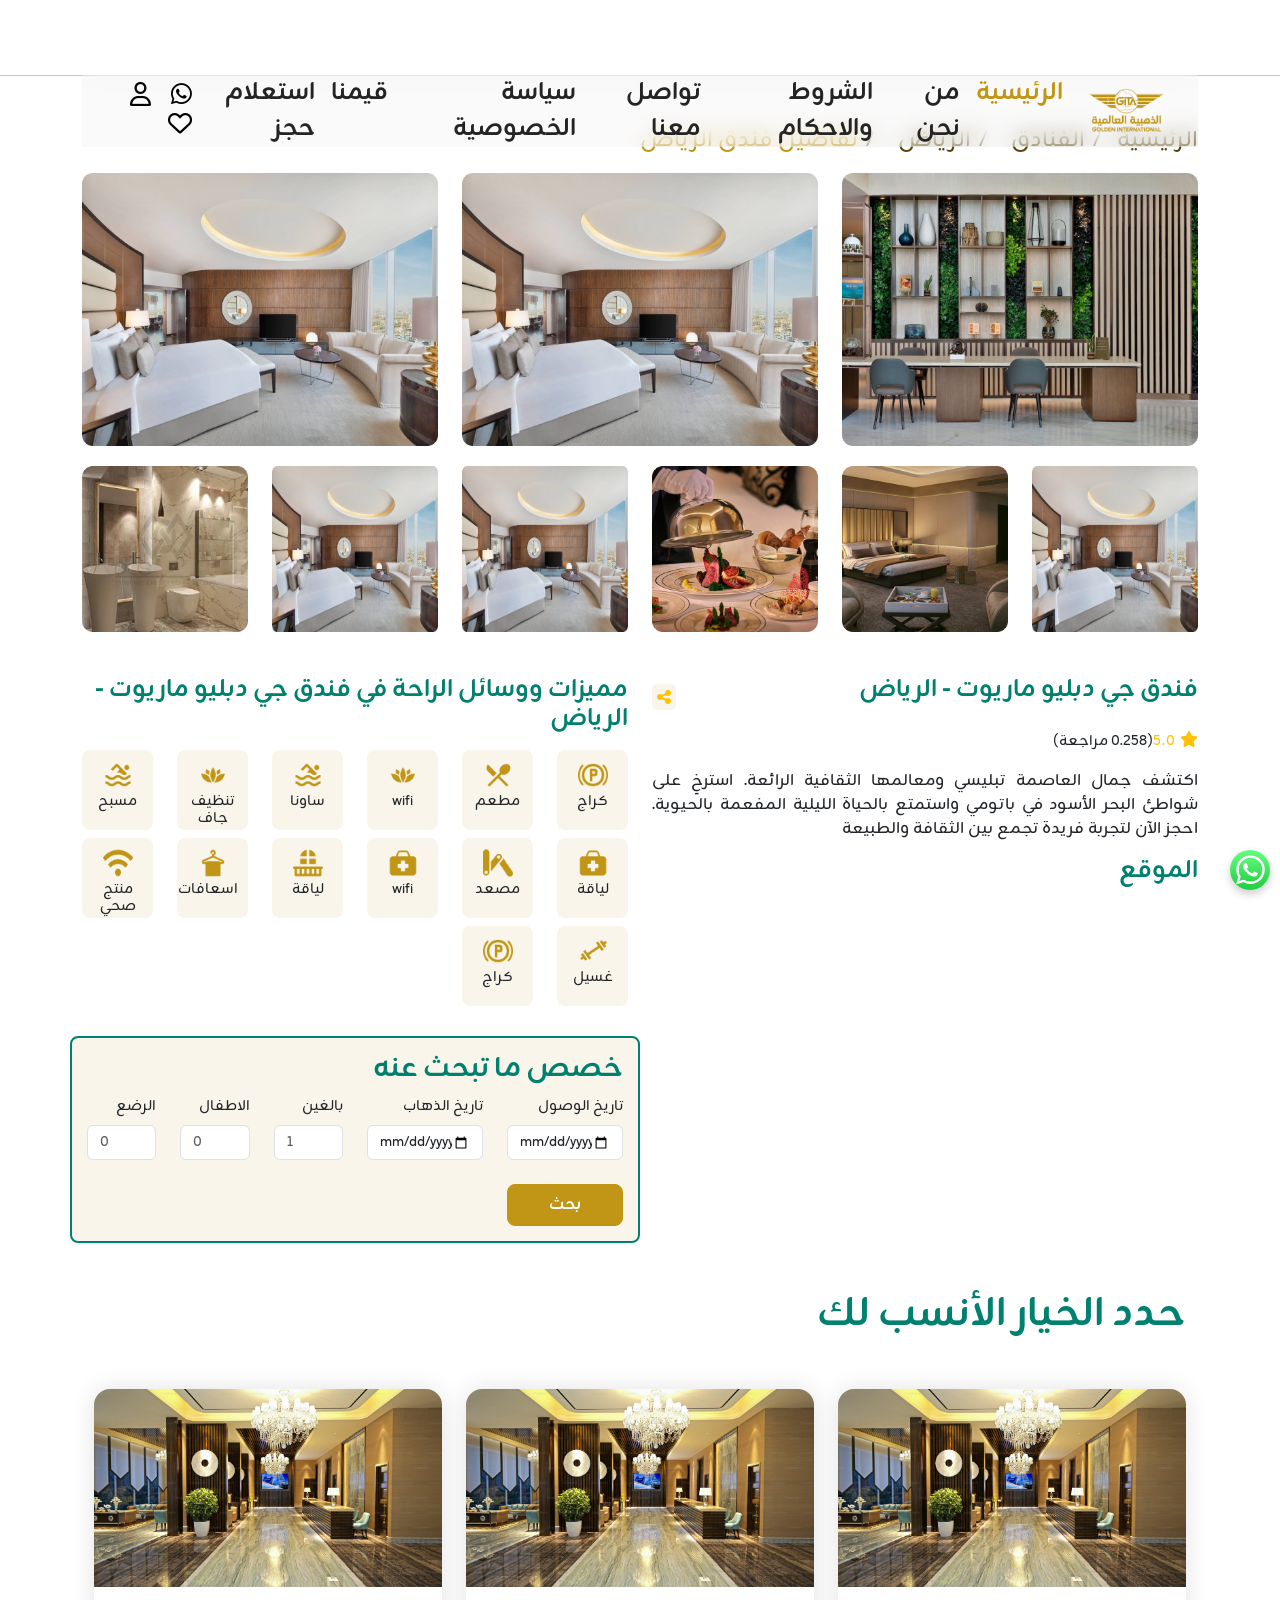
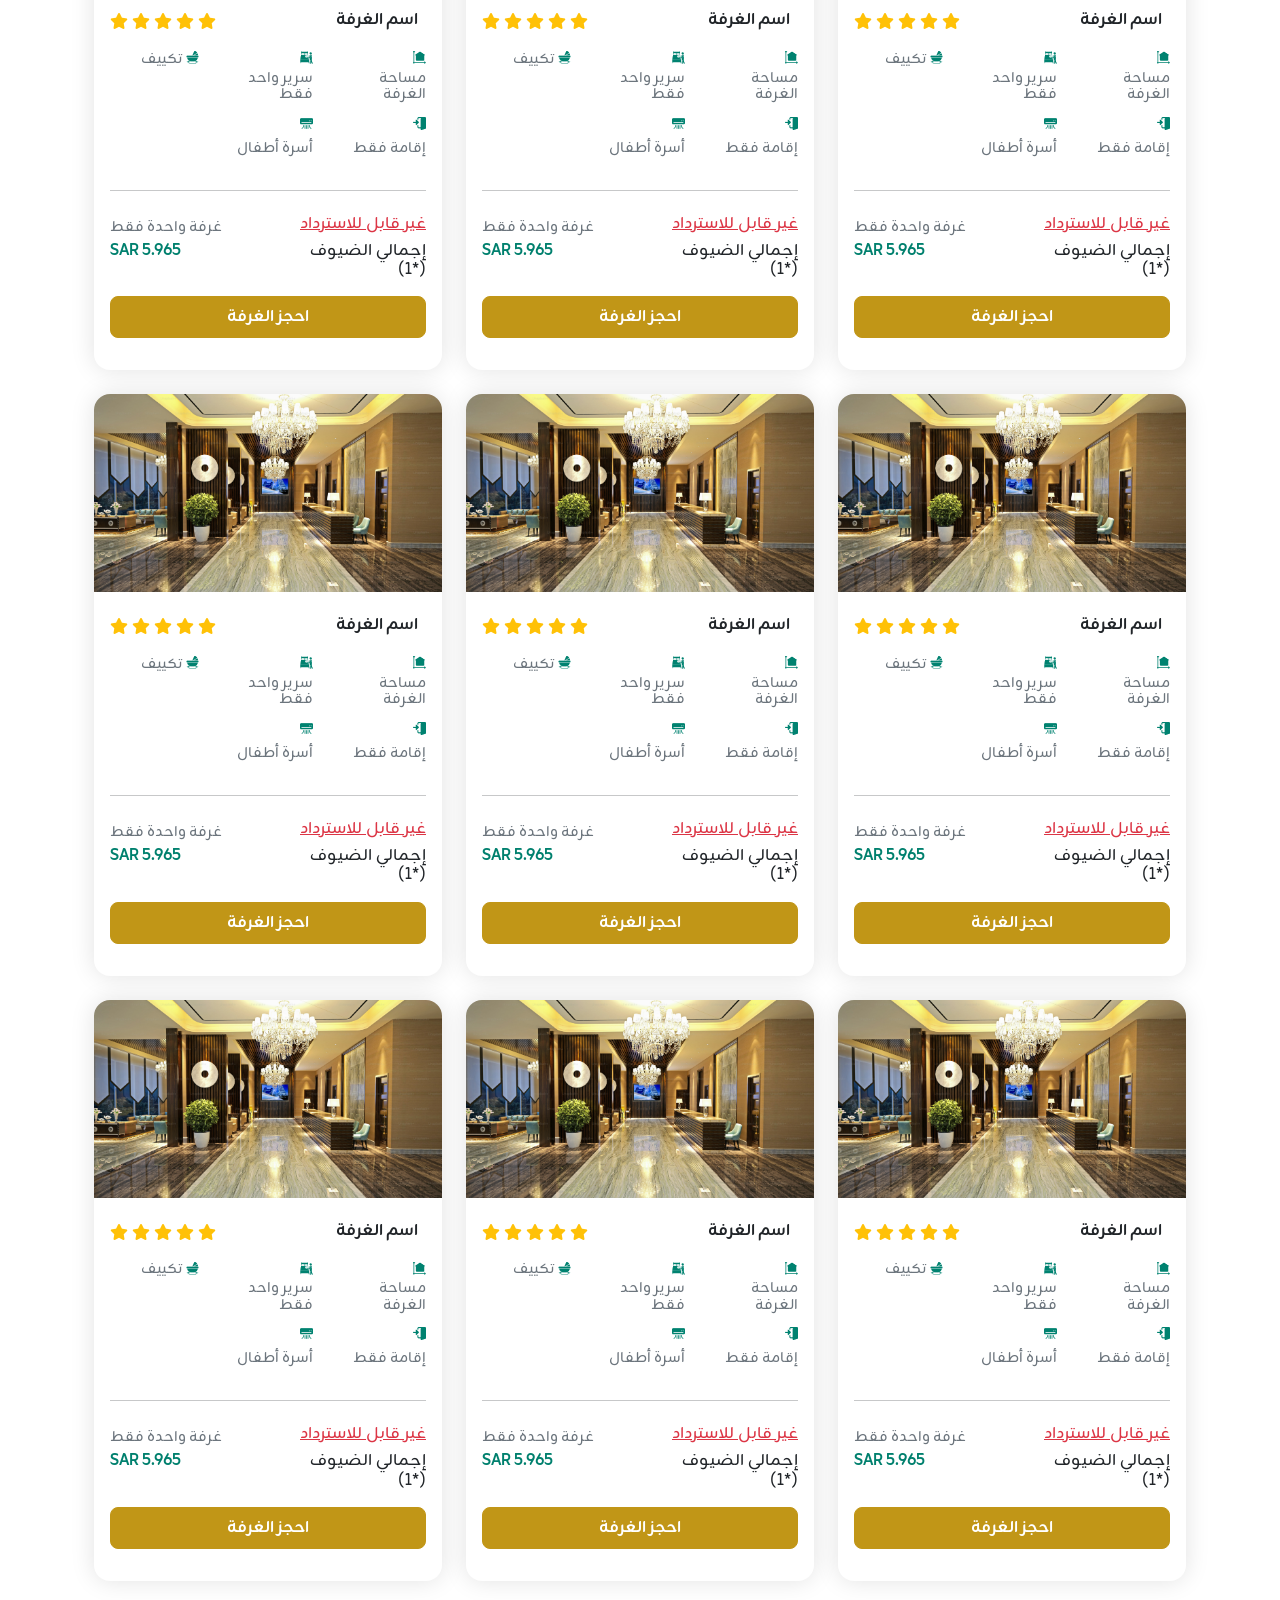
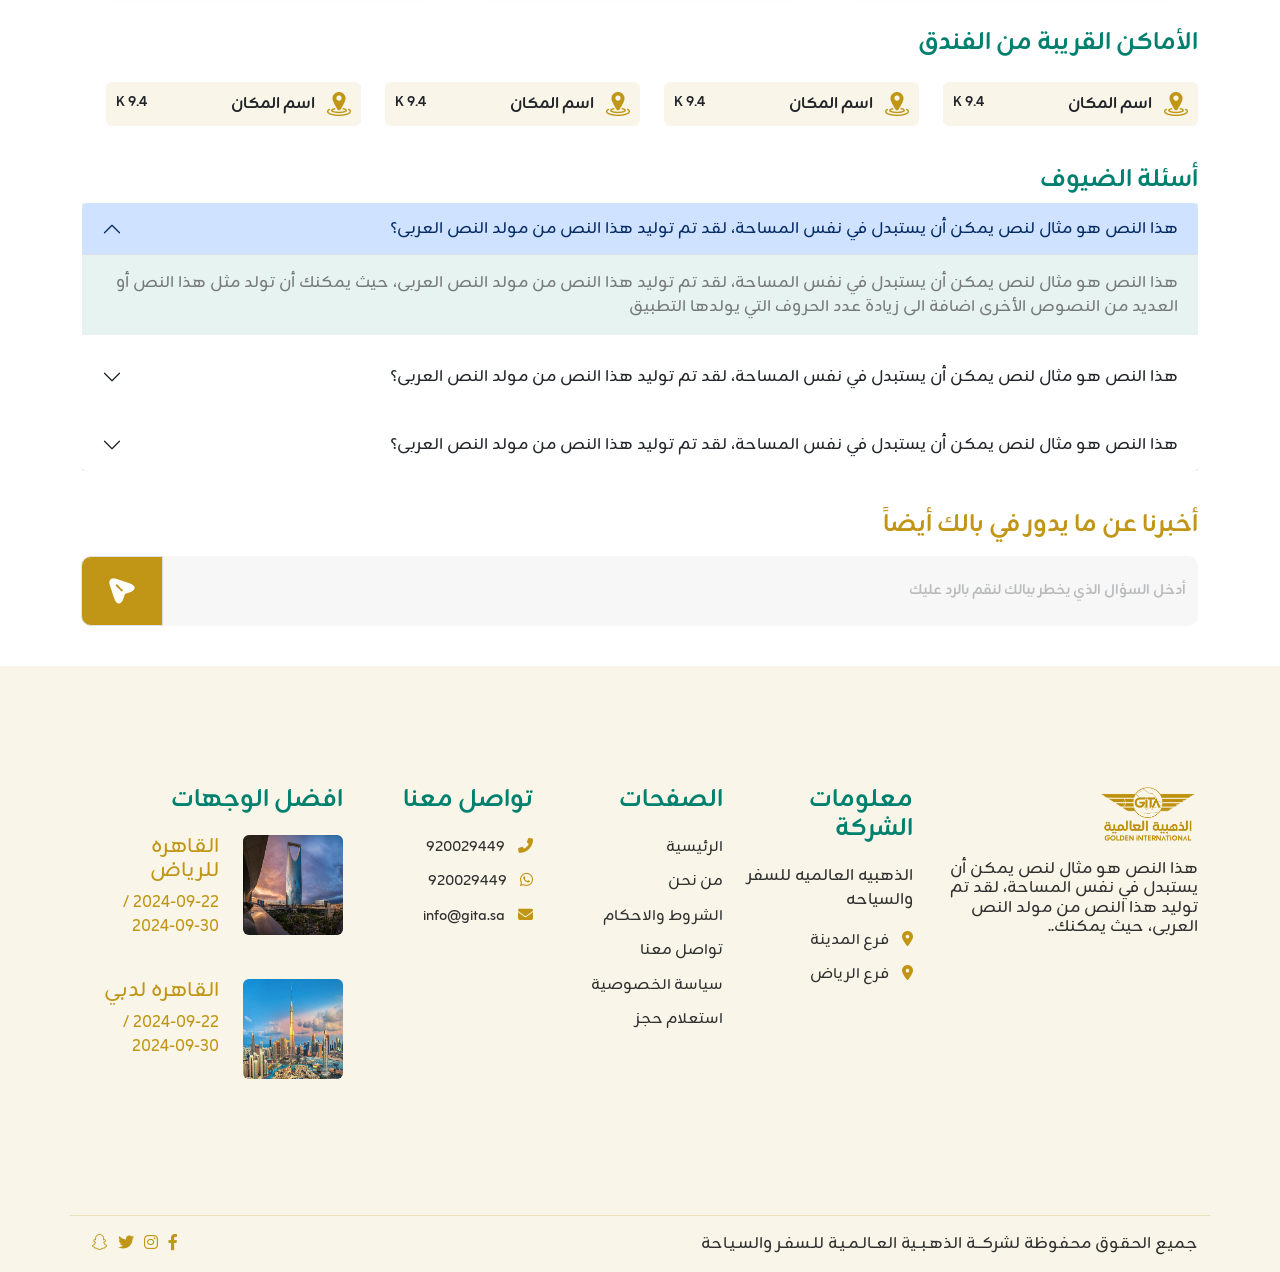
<file: hotel.html>
<!DOCTYPE html>
<html lang="ar" dir="rtl">
    <head>
        <meta charset="UTF-8" />
        <meta name="viewport" content="width=device-width, initial-scale=1.0" />
        <title>الذهبية العالمية للسياحة</title>
        <link rel="icon" href="images/logo.png" type="image/x-icon" />
        <link rel="stylesheet" href="css/bootstrap.min.css" />
        <link rel="stylesheet" href="css/bootstrap.rtl.min.css" />
        <link rel="stylesheet" href="css/all.min.css" />
        <!-- <link rel="stylesheet" href="https://cdn.jsdelivr.net/npm/swiper@11/swiper-bundle.min.css" /> -->
        <link rel="stylesheet" href="css/swiper-bundle.min.css" />
        <link
            rel="stylesheet"
            href="https://cdnjs.cloudflare.com/ajax/libs/animate.css/4.1.1/animate.min.css" />
        <link rel="stylesheet" href="css/styles.css" />
        <link rel="stylesheet" href="css/media.css" />
    </head>

    <body>
        <!-- Start Preloader HTML -->
        <div id="preloader">
            <div class="loading-container">
                <img src="./images/logo.png" alt="Logo" />
            </div>
        </div>
        <!-- End Preloader HTML -->

        <!-- Start Topbar Alert -->
        <!-- <div
            id="alert"
            class="topbar alert d-none d-md-flex justify-content-center align-items-center alert-dismissible show m-0 text-center border-0 rounded-0"
            role="alert">
            <div class="container position-relative">
                أكتوبر ذهبي مع الذهبية العالمية ،، إحجز تذكرتك
                <img src="./images/topbar.png" alt loading="lazy" />
                خصومات تصل إلى <span>10%</span> عرحلات مميزة خلال شهر أكتوبر
                <button
                    type="button"
                    id="closeAlert"
                    class="btn-close"
                    data-bs-dismiss="alert"
                    aria-label="Close">
                    <img src="images/Frame.png">
                </button>
            </div>
        </div> -->
        <!-- End Topbar Alert -->

        <!--Start Navbar -->
        <nav id="navbar" class="navbar navbar-expand-lg">
            <div class="container h-100">
                <div
                    class="navbar-container d-flex justify-content-between align-items-center">
                    <a id="navbar-brand" class="navbar-brand" href="#">
                        <img src="./images/logo.png" alt="Logo"
                            loading="lazy" />
                    </a>
                    <button
                        class="navbar-toggler"
                        type="button"
                        data-bs-toggle="offcanvas"
                        data-bs-target="#offcanvasNavbar"
                        aria-controls="offcanvasNavbar">
                        <span class="navbar-toggler-icon"></span>
                    </button>
                    <div
                        class="offcanvas offcanvas-top flex-column flex-lg-row justify-content-between align-items-center"
                        id="offcanvasNavbar">
                        <button
                            class="btn-close d-lg-none ms-auto me-3"
                            type="button"
                            data-bs-dismiss="offcanvas"
                            aria-label="Close"></button>
                        <ul class="navbar-nav mb-3 mb-lg-0 mx-lg-auto">
                            <li class="nav-item">
                                <a class="nav-link active"
                                    href="index.html">الرئيسية</a>
                            </li>
                            <li class="nav-item">
                                <a class="nav-link"
                                    href="./pages/mn-nhn.html">من نحن</a>
                            </li>
                            <li class="nav-item">
                                <a class="nav-link"
                                    href="./pages/alshrwt-walahkam.html">الشروط
                                    والاحكام</a>
                            </li>
                            <li class="nav-item">
                                <a class="nav-link"
                                    href="./pages/contact-us.html">تواصل
                                    معنا</a>
                            </li>
                            <li class="nav-item">
                                <a class="nav-link"
                                    href="./pages/privacy-policy.html">سياسة
                                    الخصوصية</a>
                            </li>
                            <li class="nav-item">
                                <a class="nav-link" href="#">قيمنا</a>
                            </li>
                            <li class="nav-item">
                                <a
                                    class="nav-link"
                                    href="#"
                                    data-bs-toggle="modal"
                                    data-bs-target="#bookingInquiryModal">استعلام
                                    حجز</a>
                            </li>
                        </ul>
                        <div class="header-icons">
                            <a
                                href="https://wa.me/+966920029449"
                                target="_blank"
                                title="واتساب">
                                <i class="fab fa-whatsapp"></i>
                            </a>
                            <a href="#" class="mx-3" title="تسجيل الدخول">
                                <i class="fa-regular fa-user"></i>
                            </a>
                            <a href="#"><i class="far fa-heart"
                                    title="المفضلة"></i></a>
                        </div>
                    </div>
                </div>
            </div>
        </nav>
        <!-- End Navbar -->
        <hr style="margin-top:75px;">


        <div class="container">
            <!-- Start breadcrumb -->
            <nav aria-label="breadcrumb" class="mt-5">
                <ol class="breadcrumb h-breadcrumb">
                    <li class="breadcrumb-item"><a href="#">الرئيسية</a></li>
                    <li class="breadcrumb-item"><a href="#">الفنادق</a></li>
                    <li class="breadcrumb-item"><a href="#">الرياض</a></li>
                    <li class="breadcrumb-item active"
                        aria-current="page">تفاصيل فندق الرياض</li>
                </ol>
            </nav>
            <!-- End breadcrumb -->

            <!-- Start Gallary -->
            <div class="gallary">
                <div class="row">
                    <div class="col-lg-4 col-12">
                        <img src="images/hotel-page/image 1.png"
                            class="w-100 h-90" alt="gallay"
                            onclick="openLightbox(); currentSlide(1)">
                    </div>
                    <div class="col-lg-4 col-12">
                        <img src="images/hotel-page/image 2.png"
                            class="w-100 h-90" alt="gallay"
                            onclick="openLightbox(); currentSlide(2)">
                    </div>
                    <div class="col-lg-4 col-12">
                        <img src="images/hotel-page/image 4.png"
                            class="w-100 h-90" alt="gallay"
                            onclick="openLightbox(); currentSlide(3)">
                    </div>
                    <div class="col-lg-2 col-6">
                        <img src="images/hotel-page/image 4.png"
                            class="w-100 h-100" alt="gallay"
                            onclick="openLightbox(); currentSlide(4)">
                    </div>
                    <div class="col-lg-2 col-6">
                        <img src="images/hotel-page/image 3.png"
                            class="w-100 h-100" alt="gallay"
                            onclick="openLightbox(); currentSlide(5)">
                    </div>
                    <div class="col-lg-2 col-6">
                        <img src="images/hotel-page/image 7.png"
                            class="w-100 h-100" alt="gallay"
                            onclick="openLightbox(); currentSlide(6)">
                    </div>
                    <div class="col-lg-2 col-6">
                        <img src="images/hotel-page/image 4.png"
                            class="w-100 h-100" alt="gallay"
                            onclick="openLightbox(); currentSlide(7)">
                    </div>
                    <div class="col-lg-2 col-6">
                        <img src="images/hotel-page/image 4.png"
                            class="w-100 h-100" alt="gallay"
                            onclick="openLightbox(); currentSlide(8)">
                    </div>
                    <div class="col-lg-2 col-6">
                        <img src="images/hotel-page/image 6.png"
                            class="w-100 h-100" alt="gallay"
                            onclick="openLightbox(); currentSlide(9)">
                    </div>
                </div>
            </div>
            <div id="lightbox" class="lightbox">
                <span class="close" onclick="closeLightbox()">&times;</span>
                <div class="lightbox-content">
                    <div class="mySlides">
                        <img src="images/hotel-page/image 1.png" alt="Image 1">
                    </div>
                    <div class="mySlides">
                        <img src="images/hotel-page/image 2.png" alt="Image 2">
                    </div>
                    <div class="mySlides">
                        <img src="images/hotel-page/image 4.png" alt="Image 3">
                    </div>
                    <div class="mySlides">
                        <img src="images/hotel-page/image 4.png" alt="Image 3">
                    </div>
                    <a class="prev" onclick="plusSlides(-1)">&#10094;</a>
                    <a class="next" onclick="plusSlides(1)">&#10095;</a>
                </div>
            </div>
            <!-- End Gallary -->

            <!-- Start Details Hotel -->
            <div class="row my-4">
                <div class="col-lg-6 col-12">
                    <div class="row">
                        <div class="col-10">
                            <h4 class="text-accent fw-bold">فندق جي دبليو ماريوت
                                -
                                الرياض</h4>
                        </div>
                        <div class="col-2 text-end pt-2">
                            <i class="fa fa-share-alt text-warning share-icon"
                                aria-hidden="true"></i>
                        </div>
                    </div>
                    <div class="rating mt-3">
                        <i class="fas fa-star text-warning"></i>
                        <small><span class="text-warning">5.0</span>(0.258
                            مراجعة)</small>
                    </div>
                    <div class="description-hotel my-3">
                        <p>اكتشف جمال العاصمة تبليسي ومعالمها الثقافية الرائعة.
                            استرخِ
                            على شواطئ البحر الأسود في باتومي واستمتع بالحياة
                            الليلية
                            المفعمة بالحيوية. احجز الآن لتجربة فريدة تجمع بين
                            الثقافة
                            والطبيعة</p>
                    </div>
                    <div class="location-hotel">
                        <h4 class="text-accent fw-bold mt-2">الموقع</h4>
                        <iframe class="map mt-3"
                            src="https://www.google.com/maps/embed?pb=!1m18!1m12!1m3!1d1855.4004562649789!2d39.17290115826746!3d21.554638596429015!2m3!1f0!2f0!3f0!3m2!1i1024!2i768!4f13.1!3m3!1m2!1s0x15c3d1d1c501f807%3A0x1dcf06a8b4c902eb!2sBrand+Details!5e0!3m2!1sen!2ssa!4v1538652890926"
                            width="100%" height="325" frameborder="0"
                            allowfullscreen style="border-radius:8px;"></iframe>
                    </div>
                </div>
                <div class="col-lg-6 col-12">
                    <div class="row">
                        <div class="col-12">
                            <h4 class="text-accent fw-bold"> مميزات ووسائل
                                الراحة في
                                فندق جي دبليو ماريوت -
                                الرياض</h4>
                        </div>
                        <div class="col-lg-2 col-md-2 col-4">
                            <div class="feature-hotel mt-2">
                                <img
                                    src="images/hotel-page/mdi_car-brake-parking.png"
                                    alt="feature" loading="feature" width="30px"
                                    height="30px" />
                                <h6 class="mt-1">كراج</h6>
                            </div>
                        </div>
                        <div class="col-lg-2 col-md-2 col-4">
                            <div class="feature-hotel mt-2">
                                <img
                                    src="images/hotel-page/ic_outline-restaurant-menu.png"
                                    alt="feature" loading="feature" width="30px"
                                    height="30px" />
                                <h6 class="mt-1">مطعم</h6>
                            </div>
                        </div>
                        <div class="col-lg-2 col-md-2 col-4">
                            <div class="feature-hotel mt-2">
                                <img
                                    src="images/hotel-page/Frame (5).png"
                                    alt="feature" loading="feature" width="30px"
                                    height="30px" />
                                <h6 class="mt-1">wifi</h6>
                            </div>
                        </div>
                        <div class="col-lg-2 col-md-2 col-4">
                            <div class="feature-hotel mt-2">
                                <img
                                    src="images/hotel-page/bx_swim.png"
                                    alt="feature" loading="feature" width="30px"
                                    height="30px" />
                                <h6 class="mt-1">ساونا</h6>
                            </div>
                        </div>
                        <div class="col-lg-2 col-md-2 col-4">
                            <div class="feature-hotel mt-2">
                                <img
                                    src="images/hotel-page/Frame (5).png"
                                    alt="feature" loading="feature" width="30px"
                                    height="30px" />
                                <h6 class="mt-1">تنظيف جاف</h6>
                            </div>
                        </div>
                        <div class="col-lg-2 col-md-2 col-4">
                            <div class="feature-hotel mt-2">
                                <img
                                    src="images/hotel-page/bx_swim.png"
                                    alt="feature" loading="feature" width="30px"
                                    height="30px" />
                                <h6 class="mt-1">مسبح</h6>
                            </div>
                        </div>
                        <div class="col-lg-2 col-md-2 col-4">
                            <div class="feature-hotel mt-2">
                                <img
                                    src="images/hotel-page/Frame (4).png"
                                    alt="feature" loading="feature" width="30px"
                                    height="30px" />
                                <h6 class="mt-1">لياقة</h6>
                            </div>
                        </div>
                        <div class="col-lg-2 col-md-2 col-4">
                            <div class="feature-hotel mt-2">
                                <img
                                    src="images/hotel-page/Frame (3).png"
                                    alt="feature" loading="feature" width="30px"
                                    height="30px" />
                                <h6 class="mt-1">مصعد</h6>
                            </div>
                        </div>
                        <div class="col-lg-2 col-md-2 col-4">
                            <div class="feature-hotel mt-2">
                                <img
                                    src="images/hotel-page/Frame (4).png"
                                    alt="feature" loading="feature" width="30px"
                                    height="30px" />
                                <h6 class="mt-1">wifi</h6>
                            </div>
                        </div>
                        <div class="col-lg-2 col-md-2 col-4">
                            <div class="feature-hotel mt-2">
                                <img
                                    src="images/hotel-page/Frame (2).png"
                                    alt="feature" loading="feature" width="30px"
                                    height="30px" />
                                <h6 class="mt-1">لياقة</h6>
                            </div>
                        </div>
                        <div class="col-lg-2 col-md-2 col-4">
                            <div class="feature-hotel mt-2">
                                <img
                                    src="images/hotel-page/Frame (1).png"
                                    alt="feature" loading="feature" width="30px"
                                    height="30px" />
                                <h6 class="mt-1">اسعافات</h6>
                            </div>
                        </div>
                        <div class="col-lg-2 col-md-2 col-4">
                            <div class="feature-hotel mt-2">
                                <img
                                    src="images/hotel-page/Group 2608642 (1).png"
                                    alt="feature" loading="feature" width="30px"
                                    height="30px" />
                                <h6 class="mt-1">منتج صحي</h6>
                            </div>
                        </div>
                        <div class="col-lg-2 col-md-2 col-4">
                            <div class="feature-hotel mt-2">
                                <img
                                    src="images/hotel-page/Group 2610444.png"
                                    alt="feature" loading="feature" width="30px"
                                    height="30px" />
                                <h6 class="mt-1">غسيل</h6>
                            </div>
                        </div>
                        <div class="col-lg-2 col-md-2 col-4">
                            <div class="feature-hotel mt-2">
                                <img
                                    src="images/hotel-page/mdi_car-brake-parking.png"
                                    alt="feature" loading="feature" width="30px"
                                    height="30px" />
                                <h6 class="mt-1">كراج</h6>
                            </div>
                        </div>
                    </div>

                    <div class="row">
                        <div class="search-hotel">
                            <h3 class="text-accent fw-bold">خصص ما تبحث عنه</h3>
                            <form class="row">
                                <div
                                    class="col-md-3 mb-2 form-group position-relative">
                                    <label for="travelTo"
                                        class="form-label">تاريخ
                                        الوصول</label>
                                    <input
                                        type="date"
                                        id="travelTo"
                                        autocomplete="off"
                                        placeholder="وجهة الوصول"
                                        class="form-control destinations-input" />
                                    <ul
                                        class="selector-box list-unstyled"></ul>
                                </div>
                                <div class="col-md-3 mb-2">
                                    <label for="travelDate"
                                        class="form-label">تاريخ
                                        الذهاب</label>
                                    <input
                                        type="date"
                                        id="travelDate"
                                        data-date-format="yyyy-mm-dd"
                                        class="form-control" />
                                </div>
                                <!-- <div class="col-md-2 mb-2">
                                <label for="travelType"
                                    class="form-label">نوع
                                    الرحلة</label>
                                <select id="travelType" class="form-select">
                                    <option
                                        value="ECONOMY">اقتصادية</option>
                                    <option value="PREMIUM_ECONOMY">
                                        اقتصادية مميزه
                                    </option>
                                    <option value="BUSINESS">اعمال</option>
                                    <option value="FIRST">اولي</option>
                                </select>
                            </div> -->
                                <div class="col-md-2">
                                    <label for="adults"
                                        class="form-label">بالغين</label>
                                    <input
                                        type="number"
                                        id="adults"
                                        placeholder="1"
                                        class="form-control"
                                        min="0" />
                                </div>
                                <div class="col-md-2">
                                    <label for="children"
                                        class="form-label">الاطفال</label>
                                    <input
                                        type="number"
                                        id="children"
                                        placeholder="0"
                                        class="form-control"
                                        min="0" />
                                </div>
                                <div class="col-md-2">
                                    <label for="infants"
                                        class="form-label">الرضع</label>
                                    <input
                                        type="number"
                                        id="infants"
                                        placeholder="0"
                                        class="form-control"
                                        min="0" />
                                </div>
                                <div class="col-md-3">
                                    <div
                                        class="search-btn text-center text-md-end mt-3">
                                        <button
                                            type="button"
                                            id="search-btn"
                                            class="btn btn-main">
                                            بحث
                                        </button>
                                    </div>
                                </div>
                            </form>
                        </div>
                    </div>
                </div>
            </div>
            <!-- End Details Hotel -->

            <!-- Start suitable-option -->
            <section class="suitable-option mt-5">
                <div class="container wow animate__animated animate__fadeInUp">
                    <h2 class="section-title fw-bold">
                        حدد الخيار الأنسب لك
                    </h2>
                    <div class="row">
                        <div class="col-lg-4 col-md-4 col-12 mb-4">
                            <div class="card border-0 rounded-4">
                                <div class="col-12">
                                    <img
                                        src="images/popular-hotels/hotel.png"
                                        loading="lazy" width="100%" />
                                </div>
                                <div class="p-3">
                                    <div class="row my-2">
                                        <div class="col-lg-6 col-6">
                                            <h6 class="card-title">
                                                <span class="me-2 fw-bold">اسم
                                                    الغرفة</span>
                                            </h6>
                                        </div>
                                        <div
                                            class="col-lg-6 col-6 text-end text-warning">
                                            <i class="fas fa-star"></i>
                                            <i class="fas fa-star"></i>
                                            <i class="fas fa-star"></i>
                                            <i class="fas fa-star"></i>
                                            <i class="fas fa-star"></i>
                                        </div>
                                    </div>
                                    <div class="row features-room">
                                        <div class="col-lg-4 col-6"
                                            style="display: ruby;">
                                            <img
                                                src="images/hotel-page/sutiable-option/Group.png"
                                                loading="location">
                                            <h6 class="text-secondary"> مساحة
                                                الغرفة
                                            </h6>
                                        </div>
                                        <div class="col-lg-4 col-6"
                                            style="display: ruby;">
                                            <img
                                                src="images/hotel-page/sutiable-option/Group (1).png"
                                                loading="location">
                                            <h6 class="text-secondary">
                                                سرير واحد فقط
                                            </h6>
                                        </div>
                                        <div class="col-lg-4 col-6"
                                            style="display: ruby;">
                                            <img
                                                src="images/hotel-page/sutiable-option/Group (2).png"
                                                loading="location">
                                            <h6 class="text-secondary">
                                                تكييف
                                            </h6>
                                        </div>
                                        <div class="col-lg-4 col-6"
                                            style="display: ruby;">
                                            <img
                                                src="images/hotel-page/sutiable-option/Frame (1).png"
                                                loading="location">
                                            <h6 class="text-secondary">
                                                إقامة فقط
                                            </h6>
                                        </div>
                                        <div class="col-lg-4 col-6"
                                            style="display: ruby;">
                                            <img
                                                src="images/hotel-page/sutiable-option/Frame.png"
                                                loading="location">
                                            <h6 class="text-secondary">
                                                أسرة أطفال
                                            </h6>
                                        </div>
                                    </div>
                                    <hr class="my-4">
                                    <div class="row">
                                        <div class="col-lg-6 col-6">
                                            <h6
                                                class="text-danger text-decoration-underline">غير
                                                قابل للاسترداد</h6>
                                        </div>
                                        <div class="col-lg-6 col-6 text-end">
                                            <small class="text-secondary">غرفة
                                                واحدة فقط</small>
                                        </div>
                                    </div>
                                    <div class="row">
                                        <div class="col-lg-6 col-6">
                                            <h6>إجمالي الضيوف (*1)</h6>
                                        </div>
                                        <div class="col-lg-6 col-6 text-end">
                                            <h6 class="text-accent fw-bold">SAR
                                                5.965</h6>
                                        </div>
                                    </div>
                                    <div class="row">
                                        <div class="col-lg-12 col-12">
                                            <p class="card-button mt-2">
                                                <a
                                                    class="btn btn-main btn-sm xy-popularsearch w-100 "
                                                    data-bs-toggle="modal"
                                                    data-bs-target="#bookingroomModal"
                                                    tabindex="-1">احجز
                                                    الغرفة</a>
                                            </p>
                                        </div>
                                    </div>
                                </div>
                            </div>
                        </div>
                        <div class="col-lg-4 col-md-4 col-12 mb-4">
                            <div class="card border-0 rounded-4">
                                <div class="col-12">
                                    <img
                                        src="images/popular-hotels/hotel.png"
                                        loading="lazy" width="100%" />
                                </div>
                                <div class="p-3">
                                    <div class="row my-2">
                                        <div class="col-lg-6 col-6">
                                            <h6 class="card-title">
                                                <span class="me-2 fw-bold">اسم
                                                    الغرفة</span>
                                            </h6>
                                        </div>
                                        <div
                                            class="col-lg-6 col-6 text-end text-warning">
                                            <i class="fas fa-star"></i>
                                            <i class="fas fa-star"></i>
                                            <i class="fas fa-star"></i>
                                            <i class="fas fa-star"></i>
                                            <i class="fas fa-star"></i>
                                        </div>
                                    </div>
                                    <div class="row features-room">
                                        <div class="col-lg-4 col-6"
                                            style="display: ruby;">
                                            <img
                                                src="images/hotel-page/sutiable-option/Group.png"
                                                loading="location">
                                            <h6 class="text-secondary"> مساحة
                                                الغرفة
                                            </h6>
                                        </div>
                                        <div class="col-lg-4 col-6"
                                            style="display: ruby;">
                                            <img
                                                src="images/hotel-page/sutiable-option/Group (1).png"
                                                loading="location">
                                            <h6 class="text-secondary">
                                                سرير واحد فقط
                                            </h6>
                                        </div>
                                        <div class="col-lg-4 col-6"
                                            style="display: ruby;">
                                            <img
                                                src="images/hotel-page/sutiable-option/Group (2).png"
                                                loading="location">
                                            <h6 class="text-secondary">
                                                تكييف
                                            </h6>
                                        </div>
                                        <div class="col-lg-4 col-6"
                                            style="display: ruby;">
                                            <img
                                                src="images/hotel-page/sutiable-option/Frame (1).png"
                                                loading="location">
                                            <h6 class="text-secondary">
                                                إقامة فقط
                                            </h6>
                                        </div>
                                        <div class="col-lg-4 col-6"
                                            style="display: ruby;">
                                            <img
                                                src="images/hotel-page/sutiable-option/Frame.png"
                                                loading="location">
                                            <h6 class="text-secondary">
                                                أسرة أطفال
                                            </h6>
                                        </div>
                                    </div>
                                    <hr class="my-4">
                                    <div class="row">
                                        <div class="col-lg-6 col-6">
                                            <h6
                                                class="text-danger text-decoration-underline">غير
                                                قابل للاسترداد</h6>
                                        </div>
                                        <div class="col-lg-6 col-6 text-end">
                                            <small class="text-secondary">غرفة
                                                واحدة فقط</small>
                                        </div>
                                    </div>
                                    <div class="row">
                                        <div class="col-lg-6 col-6">
                                            <h6>إجمالي الضيوف (*1)</h6>
                                        </div>
                                        <div class="col-lg-6 col-6 text-end">
                                            <h6 class="text-accent fw-bold">SAR
                                                5.965</h6>
                                        </div>
                                    </div>
                                    <div class="row">
                                        <div class="col-lg-12 col-12">
                                            <p class="card-button mt-2">
                                                <a
                                                    class="btn btn-main btn-sm xy-popularsearch w-100"
                                                    href="https://booking.flynas.com/#/booking/search-redirect?origin=RUH&amp;destination=BAH&amp;origin1=undefined&amp;destination1=0&amp;currency=SAR&amp;departureDate=2024-10-04&amp;returnDate=null&amp;flightMode=oneway&amp;adultCount=1&amp;childCount=0&amp;infantCount=0&amp;culture=en-GB&amp;utm_source=&amp;tagtag_uid="
                                                    tabindex="-1">احجز
                                                    الغرفة</a>
                                            </p>
                                        </div>
                                    </div>
                                </div>
                            </div>
                        </div>
                        <div class="col-lg-4 col-md-4 col-12 mb-4">
                            <div class="card border-0 rounded-4">
                                <div class="col-12">
                                    <img
                                        src="images/popular-hotels/hotel.png"
                                        loading="lazy" width="100%" />
                                </div>
                                <div class="p-3">
                                    <div class="row my-2">
                                        <div class="col-lg-6 col-6">
                                            <h6 class="card-title">
                                                <span class="me-2 fw-bold">اسم
                                                    الغرفة</span>
                                            </h6>
                                        </div>
                                        <div
                                            class="col-lg-6 col-6 text-end text-warning">
                                            <i class="fas fa-star"></i>
                                            <i class="fas fa-star"></i>
                                            <i class="fas fa-star"></i>
                                            <i class="fas fa-star"></i>
                                            <i class="fas fa-star"></i>
                                        </div>
                                    </div>
                                    <div class="row features-room">
                                        <div class="col-lg-4 col-6"
                                            style="display: ruby;">
                                            <img
                                                src="images/hotel-page/sutiable-option/Group.png"
                                                loading="location">
                                            <h6 class="text-secondary"> مساحة
                                                الغرفة
                                            </h6>
                                        </div>
                                        <div class="col-lg-4 col-6"
                                            style="display: ruby;">
                                            <img
                                                src="images/hotel-page/sutiable-option/Group (1).png"
                                                loading="location">
                                            <h6 class="text-secondary">
                                                سرير واحد فقط
                                            </h6>
                                        </div>
                                        <div class="col-lg-4 col-6"
                                            style="display: ruby;">
                                            <img
                                                src="images/hotel-page/sutiable-option/Group (2).png"
                                                loading="location">
                                            <h6 class="text-secondary">
                                                تكييف
                                            </h6>
                                        </div>
                                        <div class="col-lg-4 col-6"
                                            style="display: ruby;">
                                            <img
                                                src="images/hotel-page/sutiable-option/Frame (1).png"
                                                loading="location">
                                            <h6 class="text-secondary">
                                                إقامة فقط
                                            </h6>
                                        </div>
                                        <div class="col-lg-4 col-6"
                                            style="display: ruby;">
                                            <img
                                                src="images/hotel-page/sutiable-option/Frame.png"
                                                loading="location">
                                            <h6 class="text-secondary">
                                                أسرة أطفال
                                            </h6>
                                        </div>
                                    </div>
                                    <hr class="my-4">
                                    <div class="row">
                                        <div class="col-lg-6 col-6">
                                            <h6
                                                class="text-danger text-decoration-underline">غير
                                                قابل للاسترداد</h6>
                                        </div>
                                        <div class="col-lg-6 col-6 text-end">
                                            <small class="text-secondary">غرفة
                                                واحدة فقط</small>
                                        </div>
                                    </div>
                                    <div class="row">
                                        <div class="col-lg-6 col-6">
                                            <h6>إجمالي الضيوف (*1)</h6>
                                        </div>
                                        <div class="col-lg-6 col-6 text-end">
                                            <h6 class="text-accent fw-bold">SAR
                                                5.965</h6>
                                        </div>
                                    </div>
                                    <div class="row">
                                        <div class="col-lg-12 col-12">
                                            <p class="card-button mt-2">
                                                <a
                                                    class="btn btn-main btn-sm xy-popularsearch w-100"
                                                    href="https://booking.flynas.com/#/booking/search-redirect?origin=RUH&amp;destination=BAH&amp;origin1=undefined&amp;destination1=0&amp;currency=SAR&amp;departureDate=2024-10-04&amp;returnDate=null&amp;flightMode=oneway&amp;adultCount=1&amp;childCount=0&amp;infantCount=0&amp;culture=en-GB&amp;utm_source=&amp;tagtag_uid="
                                                    tabindex="-1">احجز
                                                    الغرفة</a>
                                            </p>
                                        </div>
                                    </div>
                                </div>
                            </div>
                        </div>
                        <div class="col-lg-4 col-md-4 col-12 mb-4">
                            <div class="card border-0 rounded-4">
                                <div class="col-12">
                                    <img
                                        src="images/popular-hotels/hotel.png"
                                        loading="lazy" width="100%" />
                                </div>
                                <div class="p-3">
                                    <div class="row my-2">
                                        <div class="col-lg-6 col-6">
                                            <h6 class="card-title">
                                                <span class="me-2 fw-bold">اسم
                                                    الغرفة</span>
                                            </h6>
                                        </div>
                                        <div
                                            class="col-lg-6 col-6 text-end text-warning">
                                            <i class="fas fa-star"></i>
                                            <i class="fas fa-star"></i>
                                            <i class="fas fa-star"></i>
                                            <i class="fas fa-star"></i>
                                            <i class="fas fa-star"></i>
                                        </div>
                                    </div>
                                    <div class="row features-room">
                                        <div class="col-lg-4 col-6"
                                            style="display: ruby;">
                                            <img
                                                src="images/hotel-page/sutiable-option/Group.png"
                                                loading="location">
                                            <h6 class="text-secondary"> مساحة
                                                الغرفة
                                            </h6>
                                        </div>
                                        <div class="col-lg-4 col-6"
                                            style="display: ruby;">
                                            <img
                                                src="images/hotel-page/sutiable-option/Group (1).png"
                                                loading="location">
                                            <h6 class="text-secondary">
                                                سرير واحد فقط
                                            </h6>
                                        </div>
                                        <div class="col-lg-4 col-6"
                                            style="display: ruby;">
                                            <img
                                                src="images/hotel-page/sutiable-option/Group (2).png"
                                                loading="location">
                                            <h6 class="text-secondary">
                                                تكييف
                                            </h6>
                                        </div>
                                        <div class="col-lg-4 col-6"
                                            style="display: ruby;">
                                            <img
                                                src="images/hotel-page/sutiable-option/Frame (1).png"
                                                loading="location">
                                            <h6 class="text-secondary">
                                                إقامة فقط
                                            </h6>
                                        </div>
                                        <div class="col-lg-4 col-6"
                                            style="display: ruby;">
                                            <img
                                                src="images/hotel-page/sutiable-option/Frame.png"
                                                loading="location">
                                            <h6 class="text-secondary">
                                                أسرة أطفال
                                            </h6>
                                        </div>
                                    </div>
                                    <hr class="my-4">
                                    <div class="row">
                                        <div class="col-lg-6 col-6">
                                            <h6
                                                class="text-danger text-decoration-underline">غير
                                                قابل للاسترداد</h6>
                                        </div>
                                        <div class="col-lg-6 col-6 text-end">
                                            <small class="text-secondary">غرفة
                                                واحدة فقط</small>
                                        </div>
                                    </div>
                                    <div class="row">
                                        <div class="col-lg-6 col-6">
                                            <h6>إجمالي الضيوف (*1)</h6>
                                        </div>
                                        <div class="col-lg-6 col-6 text-end">
                                            <h6 class="text-accent fw-bold">SAR
                                                5.965</h6>
                                        </div>
                                    </div>
                                    <div class="row">
                                        <div class="col-lg-12 col-12">
                                            <p class="card-button mt-2">
                                                <a
                                                    class="btn btn-main btn-sm xy-popularsearch w-100"
                                                    href="https://booking.flynas.com/#/booking/search-redirect?origin=RUH&amp;destination=BAH&amp;origin1=undefined&amp;destination1=0&amp;currency=SAR&amp;departureDate=2024-10-04&amp;returnDate=null&amp;flightMode=oneway&amp;adultCount=1&amp;childCount=0&amp;infantCount=0&amp;culture=en-GB&amp;utm_source=&amp;tagtag_uid="
                                                    tabindex="-1">احجز
                                                    الغرفة</a>
                                            </p>
                                        </div>
                                    </div>
                                </div>
                            </div>
                        </div>
                        <div class="col-lg-4 col-md-4 col-12 mb-4">
                            <div class="card border-0 rounded-4">
                                <div class="col-12">
                                    <img
                                        src="images/popular-hotels/hotel.png"
                                        loading="lazy" width="100%" />
                                </div>
                                <div class="p-3">
                                    <div class="row my-2">
                                        <div class="col-lg-6 col-6">
                                            <h6 class="card-title">
                                                <span class="me-2 fw-bold">اسم
                                                    الغرفة</span>
                                            </h6>
                                        </div>
                                        <div
                                            class="col-lg-6 col-6 text-end text-warning">
                                            <i class="fas fa-star"></i>
                                            <i class="fas fa-star"></i>
                                            <i class="fas fa-star"></i>
                                            <i class="fas fa-star"></i>
                                            <i class="fas fa-star"></i>
                                        </div>
                                    </div>
                                    <div class="row features-room">
                                        <div class="col-lg-4 col-6"
                                            style="display: ruby;">
                                            <img
                                                src="images/hotel-page/sutiable-option/Group.png"
                                                loading="location">
                                            <h6 class="text-secondary"> مساحة
                                                الغرفة
                                            </h6>
                                        </div>
                                        <div class="col-lg-4 col-6"
                                            style="display: ruby;">
                                            <img
                                                src="images/hotel-page/sutiable-option/Group (1).png"
                                                loading="location">
                                            <h6 class="text-secondary">
                                                سرير واحد فقط
                                            </h6>
                                        </div>
                                        <div class="col-lg-4 col-6"
                                            style="display: ruby;">
                                            <img
                                                src="images/hotel-page/sutiable-option/Group (2).png"
                                                loading="location">
                                            <h6 class="text-secondary">
                                                تكييف
                                            </h6>
                                        </div>
                                        <div class="col-lg-4 col-6"
                                            style="display: ruby;">
                                            <img
                                                src="images/hotel-page/sutiable-option/Frame (1).png"
                                                loading="location">
                                            <h6 class="text-secondary">
                                                إقامة فقط
                                            </h6>
                                        </div>
                                        <div class="col-lg-4 col-6"
                                            style="display: ruby;">
                                            <img
                                                src="images/hotel-page/sutiable-option/Frame.png"
                                                loading="location">
                                            <h6 class="text-secondary">
                                                أسرة أطفال
                                            </h6>
                                        </div>
                                    </div>
                                    <hr class="my-4">
                                    <div class="row">
                                        <div class="col-lg-6 col-6">
                                            <h6
                                                class="text-danger text-decoration-underline">غير
                                                قابل للاسترداد</h6>
                                        </div>
                                        <div class="col-lg-6 col-6 text-end">
                                            <small class="text-secondary">غرفة
                                                واحدة فقط</small>
                                        </div>
                                    </div>
                                    <div class="row">
                                        <div class="col-lg-6 col-6">
                                            <h6>إجمالي الضيوف (*1)</h6>
                                        </div>
                                        <div class="col-lg-6 col-6 text-end">
                                            <h6 class="text-accent fw-bold">SAR
                                                5.965</h6>
                                        </div>
                                    </div>
                                    <div class="row">
                                        <div class="col-lg-12 col-12">
                                            <p class="card-button mt-2">
                                                <a
                                                    class="btn btn-main btn-sm xy-popularsearch w-100"
                                                    href="https://booking.flynas.com/#/booking/search-redirect?origin=RUH&amp;destination=BAH&amp;origin1=undefined&amp;destination1=0&amp;currency=SAR&amp;departureDate=2024-10-04&amp;returnDate=null&amp;flightMode=oneway&amp;adultCount=1&amp;childCount=0&amp;infantCount=0&amp;culture=en-GB&amp;utm_source=&amp;tagtag_uid="
                                                    tabindex="-1">احجز
                                                    الغرفة</a>
                                            </p>
                                        </div>
                                    </div>
                                </div>
                            </div>
                        </div>
                        <div class="col-lg-4 col-md-4 col-12 mb-4">
                            <div class="card border-0 rounded-4">
                                <div class="col-12">
                                    <img
                                        src="images/popular-hotels/hotel.png"
                                        loading="lazy" width="100%" />
                                </div>
                                <div class="p-3">
                                    <div class="row my-2">
                                        <div class="col-lg-6 col-6">
                                            <h6 class="card-title">
                                                <span class="me-2 fw-bold">اسم
                                                    الغرفة</span>
                                            </h6>
                                        </div>
                                        <div
                                            class="col-lg-6 col-6 text-end text-warning">
                                            <i class="fas fa-star"></i>
                                            <i class="fas fa-star"></i>
                                            <i class="fas fa-star"></i>
                                            <i class="fas fa-star"></i>
                                            <i class="fas fa-star"></i>
                                        </div>
                                    </div>
                                    <div class="row features-room">
                                        <div class="col-lg-4 col-6"
                                            style="display: ruby;">
                                            <img
                                                src="images/hotel-page/sutiable-option/Group.png"
                                                loading="location">
                                            <h6 class="text-secondary"> مساحة
                                                الغرفة
                                            </h6>
                                        </div>
                                        <div class="col-lg-4 col-6"
                                            style="display: ruby;">
                                            <img
                                                src="images/hotel-page/sutiable-option/Group (1).png"
                                                loading="location">
                                            <h6 class="text-secondary">
                                                سرير واحد فقط
                                            </h6>
                                        </div>
                                        <div class="col-lg-4 col-6"
                                            style="display: ruby;">
                                            <img
                                                src="images/hotel-page/sutiable-option/Group (2).png"
                                                loading="location">
                                            <h6 class="text-secondary">
                                                تكييف
                                            </h6>
                                        </div>
                                        <div class="col-lg-4 col-6"
                                            style="display: ruby;">
                                            <img
                                                src="images/hotel-page/sutiable-option/Frame (1).png"
                                                loading="location">
                                            <h6 class="text-secondary">
                                                إقامة فقط
                                            </h6>
                                        </div>
                                        <div class="col-lg-4 col-6"
                                            style="display: ruby;">
                                            <img
                                                src="images/hotel-page/sutiable-option/Frame.png"
                                                loading="location">
                                            <h6 class="text-secondary">
                                                أسرة أطفال
                                            </h6>
                                        </div>
                                    </div>
                                    <hr class="my-4">
                                    <div class="row">
                                        <div class="col-lg-6 col-12">
                                            <h6
                                                class="text-danger text-decoration-underline">غير
                                                قابل للاسترداد</h6>
                                        </div>
                                        <div class="col-lg-6 col-6 text-end">
                                            <small class="text-secondary">غرفة
                                                واحدة فقط</small>
                                        </div>
                                    </div>
                                    <div class="row">
                                        <div class="col-lg-6 col-6">
                                            <h6>إجمالي الضيوف (*1)</h6>
                                        </div>
                                        <div class="col-lg-6 col-6 text-end">
                                            <h6 class="text-accent fw-bold">SAR
                                                5.965</h6>
                                        </div>
                                    </div>
                                    <div class="row">
                                        <div class="col-lg-12 col-12">
                                            <p class="card-button mt-2">
                                                <a
                                                    class="btn btn-main btn-sm xy-popularsearch w-100"
                                                    href="https://booking.flynas.com/#/booking/search-redirect?origin=RUH&amp;destination=BAH&amp;origin1=undefined&amp;destination1=0&amp;currency=SAR&amp;departureDate=2024-10-04&amp;returnDate=null&amp;flightMode=oneway&amp;adultCount=1&amp;childCount=0&amp;infantCount=0&amp;culture=en-GB&amp;utm_source=&amp;tagtag_uid="
                                                    tabindex="-1">احجز
                                                    الغرفة</a>
                                            </p>
                                        </div>
                                    </div>
                                </div>
                            </div>
                        </div>
                        <div class="col-lg-4 col-md-4 col-12 mb-4">
                            <div class="card border-0 rounded-4">
                                <div class="col-12">
                                    <img
                                        src="images/popular-hotels/hotel.png"
                                        loading="lazy" width="100%" />
                                </div>
                                <div class="p-3">
                                    <div class="row my-2">
                                        <div class="col-lg-6 col-6">
                                            <h6 class="card-title">
                                                <span class="me-2 fw-bold">اسم
                                                    الغرفة</span>
                                            </h6>
                                        </div>
                                        <div
                                            class="col-lg-6 col-6 text-end text-warning">
                                            <i class="fas fa-star"></i>
                                            <i class="fas fa-star"></i>
                                            <i class="fas fa-star"></i>
                                            <i class="fas fa-star"></i>
                                            <i class="fas fa-star"></i>
                                        </div>
                                    </div>
                                    <div class="row features-room">
                                        <div class="col-lg-4 col-6"
                                            style="display: ruby;">
                                            <img
                                                src="images/hotel-page/sutiable-option/Group.png"
                                                loading="location">
                                            <h6 class="text-secondary"> مساحة
                                                الغرفة
                                            </h6>
                                        </div>
                                        <div class="col-lg-4 col-6"
                                            style="display: ruby;">
                                            <img
                                                src="images/hotel-page/sutiable-option/Group (1).png"
                                                loading="location">
                                            <h6 class="text-secondary">
                                                سرير واحد فقط
                                            </h6>
                                        </div>
                                        <div class="col-lg-4 col-6"
                                            style="display: ruby;">
                                            <img
                                                src="images/hotel-page/sutiable-option/Group (2).png"
                                                loading="location">
                                            <h6 class="text-secondary">
                                                تكييف
                                            </h6>
                                        </div>
                                        <div class="col-lg-4 col-6"
                                            style="display: ruby;">
                                            <img
                                                src="images/hotel-page/sutiable-option/Frame (1).png"
                                                loading="location">
                                            <h6 class="text-secondary">
                                                إقامة فقط
                                            </h6>
                                        </div>
                                        <div class="col-lg-4 col-6"
                                            style="display: ruby;">
                                            <img
                                                src="images/hotel-page/sutiable-option/Frame.png"
                                                loading="location">
                                            <h6 class="text-secondary">
                                                أسرة أطفال
                                            </h6>
                                        </div>
                                    </div>
                                    <hr class="my-4">
                                    <div class="row">
                                        <div class="col-lg-6 col-6">
                                            <h6
                                                class="text-danger text-decoration-underline">غير
                                                قابل للاسترداد</h6>
                                        </div>
                                        <div class="col-lg-6 col-6 text-end">
                                            <small class="text-secondary">غرفة
                                                واحدة فقط</small>
                                        </div>
                                    </div>
                                    <div class="row">
                                        <div class="col-lg-6 col-6">
                                            <h6>إجمالي الضيوف (*1)</h6>
                                        </div>
                                        <div class="col-lg-6 col-6 text-end">
                                            <h6 class="text-accent fw-bold">SAR
                                                5.965</h6>
                                        </div>
                                    </div>
                                    <div class="row">
                                        <div class="col-lg-12 col-12">
                                            <p class="card-button mt-2">
                                                <a
                                                    class="btn btn-main btn-sm xy-popularsearch w-100"
                                                    href="https://booking.flynas.com/#/booking/search-redirect?origin=RUH&amp;destination=BAH&amp;origin1=undefined&amp;destination1=0&amp;currency=SAR&amp;departureDate=2024-10-04&amp;returnDate=null&amp;flightMode=oneway&amp;adultCount=1&amp;childCount=0&amp;infantCount=0&amp;culture=en-GB&amp;utm_source=&amp;tagtag_uid="
                                                    tabindex="-1">احجز
                                                    الغرفة</a>
                                            </p>
                                        </div>
                                    </div>
                                </div>
                            </div>
                        </div>
                        <div class="col-lg-4 col-md-4 col-12 mb-4">
                            <div class="card border-0 rounded-4">
                                <div class="col-12">
                                    <img
                                        src="images/popular-hotels/hotel.png"
                                        loading="lazy" width="100%" />
                                </div>
                                <div class="p-3">
                                    <div class="row my-2">
                                        <div class="col-lg-6 col-6">
                                            <h6 class="card-title">
                                                <span class="me-2 fw-bold">اسم
                                                    الغرفة</span>
                                            </h6>
                                        </div>
                                        <div
                                            class="col-lg-6 col-6 text-end text-warning">
                                            <i class="fas fa-star"></i>
                                            <i class="fas fa-star"></i>
                                            <i class="fas fa-star"></i>
                                            <i class="fas fa-star"></i>
                                            <i class="fas fa-star"></i>
                                        </div>
                                    </div>
                                    <div class="row features-room">
                                        <div class="col-lg-4 col-6"
                                            style="display: ruby;">
                                            <img
                                                src="images/hotel-page/sutiable-option/Group.png"
                                                loading="location">
                                            <h6 class="text-secondary"> مساحة
                                                الغرفة
                                            </h6>
                                        </div>
                                        <div class="col-lg-4 col-6"
                                            style="display: ruby;">
                                            <img
                                                src="images/hotel-page/sutiable-option/Group (1).png"
                                                loading="location">
                                            <h6 class="text-secondary">
                                                سرير واحد فقط
                                            </h6>
                                        </div>
                                        <div class="col-lg-4 col-6"
                                            style="display: ruby;">
                                            <img
                                                src="images/hotel-page/sutiable-option/Group (2).png"
                                                loading="location">
                                            <h6 class="text-secondary">
                                                تكييف
                                            </h6>
                                        </div>
                                        <div class="col-lg-4 col-6"
                                            style="display: ruby;">
                                            <img
                                                src="images/hotel-page/sutiable-option/Frame (1).png"
                                                loading="location">
                                            <h6 class="text-secondary">
                                                إقامة فقط
                                            </h6>
                                        </div>
                                        <div class="col-lg-4 col-6"
                                            style="display: ruby;">
                                            <img
                                                src="images/hotel-page/sutiable-option/Frame.png"
                                                loading="location">
                                            <h6 class="text-secondary">
                                                أسرة أطفال
                                            </h6>
                                        </div>
                                    </div>
                                    <hr class="my-4">
                                    <div class="row">
                                        <div class="col-lg-6 col-6">
                                            <h6
                                                class="text-danger text-decoration-underline">غير
                                                قابل للاسترداد</h6>
                                        </div>
                                        <div class="col-lg-6 col-6 text-end">
                                            <small class="text-secondary">غرفة
                                                واحدة فقط</small>
                                        </div>
                                    </div>
                                    <div class="row">
                                        <div class="col-lg-6 col-6">
                                            <h6>إجمالي الضيوف (*1)</h6>
                                        </div>
                                        <div class="col-lg-6 col-6 text-end">
                                            <h6 class="text-accent fw-bold">SAR
                                                5.965</h6>
                                        </div>
                                    </div>
                                    <div class="row">
                                        <div class="col-lg-12 col-12">
                                            <p class="card-button mt-2">
                                                <a
                                                    class="btn btn-main btn-sm xy-popularsearch w-100"
                                                    href="https://booking.flynas.com/#/booking/search-redirect?origin=RUH&amp;destination=BAH&amp;origin1=undefined&amp;destination1=0&amp;currency=SAR&amp;departureDate=2024-10-04&amp;returnDate=null&amp;flightMode=oneway&amp;adultCount=1&amp;childCount=0&amp;infantCount=0&amp;culture=en-GB&amp;utm_source=&amp;tagtag_uid="
                                                    tabindex="-1">احجز
                                                    الغرفة</a>
                                            </p>
                                        </div>
                                    </div>
                                </div>
                            </div>
                        </div>
                        <div class="col-lg-4 col-md-4 col-12 mb-4">
                            <div class="card border-0 rounded-4">
                                <div class="col-12">
                                    <img
                                        src="images/popular-hotels/hotel.png"
                                        loading="lazy" width="100%" />
                                </div>
                                <div class="p-3">
                                    <div class="row my-2">
                                        <div class="col-lg-6 col-6">
                                            <h6 class="card-title">
                                                <span class="me-2 fw-bold">اسم
                                                    الغرفة</span>
                                            </h6>
                                        </div>
                                        <div
                                            class="col-lg-6 col-6 text-end text-warning">
                                            <i class="fas fa-star"></i>
                                            <i class="fas fa-star"></i>
                                            <i class="fas fa-star"></i>
                                            <i class="fas fa-star"></i>
                                            <i class="fas fa-star"></i>
                                        </div>
                                    </div>
                                    <div class="row features-room">
                                        <div class="col-lg-4 col-6"
                                            style="display: ruby;">
                                            <img
                                                src="images/hotel-page/sutiable-option/Group.png"
                                                loading="location">
                                            <h6 class="text-secondary"> مساحة
                                                الغرفة
                                            </h6>
                                        </div>
                                        <div class="col-lg-4 col-6"
                                            style="display: ruby;">
                                            <img
                                                src="images/hotel-page/sutiable-option/Group (1).png"
                                                loading="location">
                                            <h6 class="text-secondary">
                                                سرير واحد فقط
                                            </h6>
                                        </div>
                                        <div class="col-lg-4 col-6"
                                            style="display: ruby;">
                                            <img
                                                src="images/hotel-page/sutiable-option/Group (2).png"
                                                loading="location">
                                            <h6 class="text-secondary">
                                                تكييف
                                            </h6>
                                        </div>
                                        <div class="col-lg-4 col-6"
                                            style="display: ruby;">
                                            <img
                                                src="images/hotel-page/sutiable-option/Frame (1).png"
                                                loading="location">
                                            <h6 class="text-secondary">
                                                إقامة فقط
                                            </h6>
                                        </div>
                                        <div class="col-lg-4 col-6"
                                            style="display: ruby;">
                                            <img
                                                src="images/hotel-page/sutiable-option/Frame.png"
                                                loading="location">
                                            <h6 class="text-secondary">
                                                أسرة أطفال
                                            </h6>
                                        </div>
                                    </div>
                                    <hr class="my-4">
                                    <div class="row">
                                        <div class="col-lg-6 col-6">
                                            <h6
                                                class="text-danger text-decoration-underline">غير
                                                قابل للاسترداد</h6>
                                        </div>
                                        <div class="col-lg-6 col-6 text-end">
                                            <small class="text-secondary">غرفة
                                                واحدة فقط</small>
                                        </div>
                                    </div>
                                    <div class="row">
                                        <div class="col-lg-6 col-6">
                                            <h6>إجمالي الضيوف (*1)</h6>
                                        </div>
                                        <div class="col-lg-6 col-6 text-end">
                                            <h6 class="text-accent fw-bold">SAR
                                                5.965</h6>
                                        </div>
                                    </div>
                                    <div class="row">
                                        <div class="col-lg-12 col-12">
                                            <p class="card-button mt-2">
                                                <a
                                                    class="btn btn-main btn-sm xy-popularsearch w-100"
                                                    href="https://booking.flynas.com/#/booking/search-redirect?origin=RUH&amp;destination=BAH&amp;origin1=undefined&amp;destination1=0&amp;currency=SAR&amp;departureDate=2024-10-04&amp;returnDate=null&amp;flightMode=oneway&amp;adultCount=1&amp;childCount=0&amp;infantCount=0&amp;culture=en-GB&amp;utm_source=&amp;tagtag_uid="
                                                    tabindex="-1">احجز
                                                    الغرفة</a>
                                            </p>
                                        </div>
                                    </div>
                                </div>
                            </div>
                        </div>
                    </div>
                </div>
            </section>
            <!-- End suitable-option -->

            <!-- Start Places -->
            <div class="row my-4">
                <div class="col-12">
                    <div class="row">
                        <div class="col-12">
                            <h4 class="text-accent fw-bold">
                                الأماكن القريبة من الفندق
                            </h4>
                        </div>
                        <div class="row places">
                            <div class="col-lg-3 col-12">
                                <div
                                    class="info-place offers-section rounded-2 my-3">
                                    <div class>
                                        <img
                                            src="images/hotel-page/svgexport-21 1.png"
                                            alt="location"
                                            loading="location" />
                                        <h6 class="fw-bold d-inline mx-2">اسم
                                            المكان</h6>
                                    </div>
                                    <small class="fw-bold">9.4 K</small>
                                </div>

                            </div>
                            <div class="col-lg-3 col-12">
                                <div
                                    class="info-place offers-section rounded-2 my-3">
                                    <div class>
                                        <img
                                            src="images/hotel-page/svgexport-21 1.png"
                                            alt="location"
                                            loading="location" />
                                        <h6 class="fw-bold d-inline mx-2">اسم
                                            المكان</h6>
                                    </div>
                                    <small class="fw-bold">9.4 K</small>
                                </div>

                            </div>
                            <div class="col-lg-3 col-12">
                                <div
                                    class="info-place offers-section rounded-2 my-3">
                                    <div class>
                                        <img
                                            src="images/hotel-page/svgexport-21 1.png"
                                            alt="location"
                                            loading="location" />
                                        <h6 class="fw-bold d-inline mx-2">اسم
                                            المكان</h6>
                                    </div>
                                    <small class="fw-bold">9.4 K</small>
                                </div>

                            </div>

                            <div class="col-lg-3 col-12">
                                <div
                                    class="info-place offers-section rounded-2 my-3">
                                    <div class>
                                        <img
                                            src="images/hotel-page/svgexport-21 1.png"
                                            alt="location"
                                            loading="location" />
                                        <h6 class="fw-bold d-inline mx-2">اسم
                                            المكان</h6>
                                    </div>
                                    <small class="fw-bold">9.4 K</small>
                                </div>

                            </div>

                        </div>
                    </div>
                </div>
            </div>
            <!-- End Places -->

            <!-- Start Q. -->
            <div class="row  my-4">
                <div class="col-lg-12 col-12">
                    <div class="row">
                        <div class="col-12">
                            <h4 class="text-accent fw-bold">
                                أسئلة الضيوف
                            </h4>
                        </div>
                        <div class="col-12 Questions">
                            <div class="accordion" id="faqAccordion">
                                <!-- FAQ 1 -->
                                <div class="accordion-item border-0 mb-3">
                                    <h2 class="accordion-header"
                                        id="headingOne">
                                        <button class="accordion-button"
                                            type="button"
                                            data-bs-toggle="collapse"
                                            data-bs-target="#collapseOne"
                                            aria-expanded="true"
                                            aria-controls="collapseOne">
                                            هذا النص هو مثال لنص يمكن أن يستبدل
                                            في نفس المساحة، لقد تم توليد هذا
                                            النص من مولد النص العربى؟
                                        </button>
                                    </h2>
                                    <div id="collapseOne"
                                        class="accordion-collapse collapse show"
                                        aria-labelledby="headingOne"
                                        data-bs-parent="#faqAccordion">
                                        <div class="accordion-body">
                                            هذا النص هو مثال لنص يمكن أن يستبدل
                                            في نفس المساحة، لقد تم توليد هذا
                                            النص من مولد النص العربى، حيث يمكنك
                                            أن تولد مثل هذا النص أو العديد من
                                            النصوص الأخرى اضافة الى زيادة عدد
                                            الحروف التي يولدها التطبيق
                                        </div>
                                    </div>
                                </div>

                                <!-- FAQ 2 -->
                                <div class="accordion-item border-0 mb-3">
                                    <h2 class="accordion-header"
                                        id="headingTwo">
                                        <button
                                            class="accordion-button collapsed"
                                            type="button"
                                            data-bs-toggle="collapse"
                                            data-bs-target="#collapseTwo"
                                            aria-expanded="false"
                                            aria-controls="collapseTwo">
                                            هذا النص هو مثال لنص يمكن أن يستبدل
                                            في نفس المساحة، لقد تم توليد هذا
                                            النص من مولد النص العربى؟
                                        </button>
                                    </h2>
                                    <div id="collapseTwo"
                                        class="accordion-collapse collapse"
                                        aria-labelledby="headingTwo"
                                        data-bs-parent="#faqAccordion">
                                        <div class="accordion-body">
                                            هذا النص هو مثال لنص يمكن أن يستبدل
                                            في نفس المساحة، لقد تم توليد هذا
                                            النص من مولد النص العربى؟
                                        </div>
                                    </div>
                                </div>

                                <!-- FAQ 3 -->
                                <div class="accordion-item border-0 mb-3">
                                    <h2 class="accordion-header"
                                        id="headingThree">
                                        <button
                                            class="accordion-button collapsed"
                                            type="button"
                                            data-bs-toggle="collapse"
                                            data-bs-target="#collapseThree"
                                            aria-expanded="false"
                                            aria-controls="collapseThree">
                                            هذا النص هو مثال لنص يمكن أن يستبدل
                                            في نفس المساحة، لقد تم توليد هذا
                                            النص من مولد النص العربى؟
                                        </button>
                                    </h2>
                                    <div id="collapseThree"
                                        class="accordion-collapse collapse"
                                        aria-labelledby="headingThree"
                                        data-bs-parent="#faqAccordion">
                                        <div class="accordion-body">
                                            هذا النص هو مثال لنص يمكن أن يستبدل
                                            في نفس المساحة، لقد تم توليد هذا
                                            النص من مولد النص العربى؟
                                        </div>
                                    </div>
                                </div>
                            </div>
                        </div>
                    </div>
                </div>
            </div>
            <!-- End Q. -->

            <!-- Start Enter Q. -->
            <div class="row my-4 e-q">
                <div class="col-lg-12 col-12">
                    <h4 class="fw-bold">
                        أخبرنا عن ما يدور في بالك أيضاً
                    </h4>
                    <div class=" input-group my-3">

                        <input type="text"
                            class="form-control border-0 fw-bold"
                            placeholder="أدخل السؤال الذي يخطر ببالك لنقم بالرد عليك "
                            aria-label
                            aria-describedby="basic-addon1">
                        <span
                            class="input-group-text btn-send px-4"
                            id="basic-addon1"><img
                                src="images/hotel-page/send-2.png"
                                alt="location"
                                loading="location" /></span>
                    </div>
                </div>
            </div>
            <!-- End Enter Q. -->
        </div>

        <!-- Start Footer Section -->
        <footer class="section-padding">
            <div class="container">
                <div class="row">
                    <div class="col-6 col-md-3 mb-2">
                        <img
                            class="img-fluid"
                            src="images/logo.png"
                            alt
                            width="100px"
                            loading="lazy" />
                        <h6 class="my-3">هذا النص هو مثال لنص يمكن أن يستبدل في
                            نفس المساحة، لقد تم توليد هذا النص من مولد النص
                            العربى، حيث يمكنك..</h6>
                    </div>
                    <div class="col-6 col-md-2 mb-2">
                        <h4>معلومات الشركة</h4>
                        <p>الذهبيه العالميه للسفر والسياحه</p>
                        <ul class="list-unstyled">
                            <li>
                                <a
                                    target="_blank"
                                    href="https://www.google.com/maps/place/%D8%A7%D9%84%D8%B0%D9%87%D8%A8%D9%8A%D8%A9+%D8%A7%D9%84%D8%B9%D8%A7%D9%84%D9%85%D9%8A%D8%A9+%D9%84%D9%84%D8%B3%D9%81%D8%B1+%D9%88%D8%A7%D9%84%D8%B3%D9%8A%D8%A7%D8%AD%D8%A9%E2%80%AD/@24.5753293,46.698213,659m/data=!3m2!1e3!4b1!4m6!3m5!1s0x3e2f0f00341dcb43:0x7050a1667f20747a!8m2!3d24.5753244!4d46.6956381!16s%2Fg%2F11y5vhjp39?hl=ar&entry=ttu&g_ep=EgoyMDI0MTAwNS4yIKXMDSoASAFQAw%3D%3D">
                                    <i class="fas fa-map-marker-alt"></i>
                                    <span>فرع المدينة</span>
                                </a>
                            </li>
                            <li>
                                <a
                                    target="_blank"
                                    href="https://www.google.com/maps/place/%D8%A7%D9%84%D8%B0%D9%87%D8%A8%D9%8A%D8%A9+%D8%A7%D9%84%D8%B9%D8%A7%D9%84%D9%85%D9%8A%D8%A9+%D9%84%D9%84%D8%B3%D9%81%D8%B1+%D9%88%D8%A7%D9%84%D8%B3%D9%8A%D8%A7%D8%AD%D8%A9%E2%80%AD/@24.5753244,46.6956381,3624m/data=!3m1!1e3!4m6!3m5!1s0x3e2f0f00341dcb43:0x7050a1667f20747a!8m2!3d24.5753244!4d46.6956381!16s%2Fg%2F11y5vhjp39?entry=tts&g_ep=EgoyMDI0MDkwOC4wKgBIAVAD">
                                    <i class="fas fa-map-marker-alt"></i>
                                    <span>فرع الرياض</span>
                                </a>
                            </li>
                        </ul>
                    </div>
                    <div class="col-6 col-md-2">
                        <h4>الصفحات</h4>
                        <ul class="list-unstyled">
                            <li><a href="#">الرئيسية</a></li>
                            <li><a href="./pages/mn-nhn.html">من نحن</a></li>
                            <li>
                                <a href="./pages/alshrwt-walahkam.html">الشروط
                                    والاحكام</a>
                            </li>
                            <li><a href="./pages/contact-us.html">تواصل
                                    معنا</a></li>
                            <li><a href="./pages/privacy-policy.html">سياسة
                                    الخصوصية</a></li>
                            <li>
                                <a
                                    href="#"
                                    data-bs-toggle="modal"
                                    data-bs-target="#bookingInquiryModal">استعلام
                                    حجز</a>
                            </li>
                        </ul>
                    </div>
                    <div class="col-6 col-md-2">
                        <h4>تواصل معنا</h4>
                        <ul class="list-unstyled">
                            <li>
                                <a href="tel:920029449"><i
                                        class="fa-solid fa-phone-flip"></i>
                                    920029449</a>
                            </li>
                            <li>
                                <a href="https://wa.me/+966920029449"
                                    target="_blank"><i
                                        class="fab fa-whatsapp"></i>
                                    920029449</a>
                            </li>
                            <li>
                                <a href="mailto:info@gita.sa"><i
                                        class="fas fa-envelope"></i>
                                    info@gita.sa</a>
                            </li>

                        </div>
                        <div class="col-md-3">
                            <h4>افضل الوجهات</h4>
                            <div class="footer-blog">
                                <div class="media d-flex gap-4 mb-4">
                                    <div class="img-part">
                                        <a
                                            href="index.html?originLocationCode=MED&amp;destinationLocationCode=RUH&amp;departureDate=2024-09-22&amp;returnDate=2024-09-30&amp;adults=1&amp;children=&amp;infants=&amp;travelClass=ECONOMY"><img
                                                src="images/flights/destination/ruh.jpg"
                                                class="img-fluid blur-up lazyload rounded-2"
                                                alt
                                                style="height: 100px"
                                                loading="lazy" /></a>
                                    </div>
                                    <div class="media-body">
                                        <h5>القاهره للرياض</h5>
                                        <p>2024-09-22 / 2024-09-30</p>
                                    </div>
                                </div>
                                <div class="media d-flex gap-4">
                                    <div class="img-part rounded5">
                                        <a
                                            href="index.html?originLocationCode=MED&amp;destinationLocationCode=DXB&amp;departureDate=2024-09-22&amp;returnDate=2024-09-30&amp;adults=1&amp;children=&amp;infants=&amp;travelClass=ECONOMY"><img
                                                src="images/flights/destination/dxb.jpg"
                                                class="img-fluid blur-up lazyload rounded-2"
                                                alt
                                                style="height: 100px"
                                                loading="lazy" /></a>
                                    </div>
                                    <div class="media-body">
                                        <h5>القاهره لدبي</h5>
                                        <p>2024-09-22 / 2024-09-30</p>
                                    </div>
                                </div>
                            </div>
                        </div>
                    </div>
                </div>
            </footer>
            <!-- End Footer Section -->

            <!-- Start Copy Right -->
            <div class="copyright py-3">
                <div
                    class="container d-flex flex-column flex-md-row justify-content-between align-items-center">
                    <p class="mb-2 mb-md-0 text-center">
                        جميع الحقوق محفوظة لشركـــة الذهـبــية العــالـمـيـة
                        للـسفـر
                        والسـيـاحة
                    </p>
                    <div class="footer-social mb-2 mb-md-0">
                        <ul class="list-unstyled d-flex mb-0">
                            <li>
                                <a href="https://www.facebook.com/gita2sa"><i
                                        class="fab fa-facebook-f"></i></a>
                            </li>
                            <li>
                                <a href="https://www.instagram.com/gita2sa/"><i
                                        class="fab fa-instagram"></i></a>
                            </li>
                            <li>
                                <a href="https://x.com/gita2sa"><i
                                        class="fab fa-twitter"></i></a>
                            </li>
                            <li>
                                <a
                                    href="https://www.snapchat.com/add/gita2sa/"><i
                                        class="fab fa-snapchat"></i></a>
                            </li>
                        </ul>
                    </div>
                </div>
            </div>
            <!-- End Copy Right -->

            <!-- Start booking Inquiry Modal -->
            <div
                class="modal fade"
                id="bookingInquiryModal"
                tabindex="-1"
                aria-labelledby="bookingInquiryModalLabel"
                aria-hidden="true">
                <div class="modal-dialog">
                    <div class="modal-content">
                        <div class="modal-header">
                            <h5 class="modal-title"
                                id="bookingInquiryModalLabel">
                                استعلام حجز
                            </h5>
                            <button
                                type="button"
                                class="btn-close"
                                data-bs-dismiss="modal"
                                aria-label="Close"></button>
                        </div>
                        <div class="modal-body">
                            <form
                                id="inq-form"
                                action="https://gita.sa/pages/inquiry"
                                method="GET">
                                <div class="mb-3">
                                    <label for="pnr" class="form-label">رقم
                                        الحجز</label>
                                    <input
                                        type="text"
                                        class="form-control"
                                        id="pnr"
                                        name="pnr"
                                        required />
                                </div>
                                <div class="mb-3">
                                    <label for="lastName"
                                        class="form-label">الاسم
                                        الاخير</label>
                                    <input
                                        type="text"
                                        class="form-control"
                                        id="lastName"
                                        name="lastName"
                                        required />
                                </div>
                            </form>
                        </div>
                        <div class="modal-footer">
                            <button
                                type="button"
                                class="btn btn-secondary"
                                data-bs-dismiss="modal">
                                الغاء
                            </button>
                            <button form="inq-form" type="submit"
                                class="btn btn-main btn-sm">
                                استعلام
                            </button>
                        </div>
                    </div>
                </div>
            </div>

            <!-- Start Booking Room Modal -->
            <div
                class="modal fade"
                id="bookingroomModal"
                tabindex="-1"
                aria-labelledby="bookingroomModal"
                aria-hidden="true">
                <div class="modal-dialog">
                    <div class="modal-content">
                        <div class="modal-header">
                            <h5 class="modal-title text-accent fw-bold"
                                id="bookingroomModal">
                                احجز غرفتك
                            </h5>
                            <button
                                type="button"
                                class="btn-close text-accent"
                                data-bs-dismiss="modal"
                                aria-label="Close"></button>
                        </div>
                        <div class="modal-body">
                            <form
                                id="inq-form"
                                action="https://gita.sa/pages/inquiry"
                                method="GET">
                                <div class="row">
                                    <div class="col-12 mb-3">
                                        <div class="booking-room-option">
                                            <label>
                                                <input type="radio" name="option" />
                                                <span class="custom-radio"></span> إقامة فقط
                                            </label>

                                            
                                            <h6
                                                class="text-accent fw-bold">SAR
                                                5.965</h6>
 
                                        </div>

                                    </div>
                                    <div class="col-12 mb-3">
                                        <div class="booking-room-option">
                                             <label>
                                                <input type="radio" name="option" />
                                                <span class="custom-radio"></span> إقامةوإفطار 
                                            </label>
                                            
                                            <h6
                                                class="text-accent fw-bold">SAR
                                                5.965</h6>
 
                                        </div>

                                    </div>
                                    <div class="col-12 mb-3">
                                        <div class="booking-room-option">
                                             <label>
                                                <input type="radio" name="option" />
                                                <span class="custom-radio"></span>سرير إضافي
                                            </label>
                                            <h6
                                                class="text-accent fw-bold">SAR
                                                5.965</h6>
 
                                        </div>

                                    </div>
                                </div>

                            </form>
                        </div>
                        <div class="modal-footer">
                            <button form="inq-form" type="submit"
                                class="btn btn-main btn-sm btn-sub-room">
                                متابعة للدفع
                            </button>
                        </div>
                    </div>
                </div>
            </div>

            <div class="whatsapp-float d-flex">
                <a href="https://wa.me/+966920029449" target="_blank">
                    <img src="images/whatsapp.png" alt="WhatsApp" />
                </a>
            </div>

            <script src="./js/jquery.min.js"></script>
            <script src="js/bootstrap.bundle.min.js"></script>
            <!-- <script src="https://cdn.jsdelivr.net/npm/swiper@11/swiper-bundle.min.js"></script> -->
            <script src="js/swiper-bundle.min.js"></script>
            <script
                src="https://cdnjs.cloudflare.com/ajax/libs/wow/1.1.2/wow.min.js"></script>
            <script src="./js/main.js"></script>

        </body>
    </html>
</file>
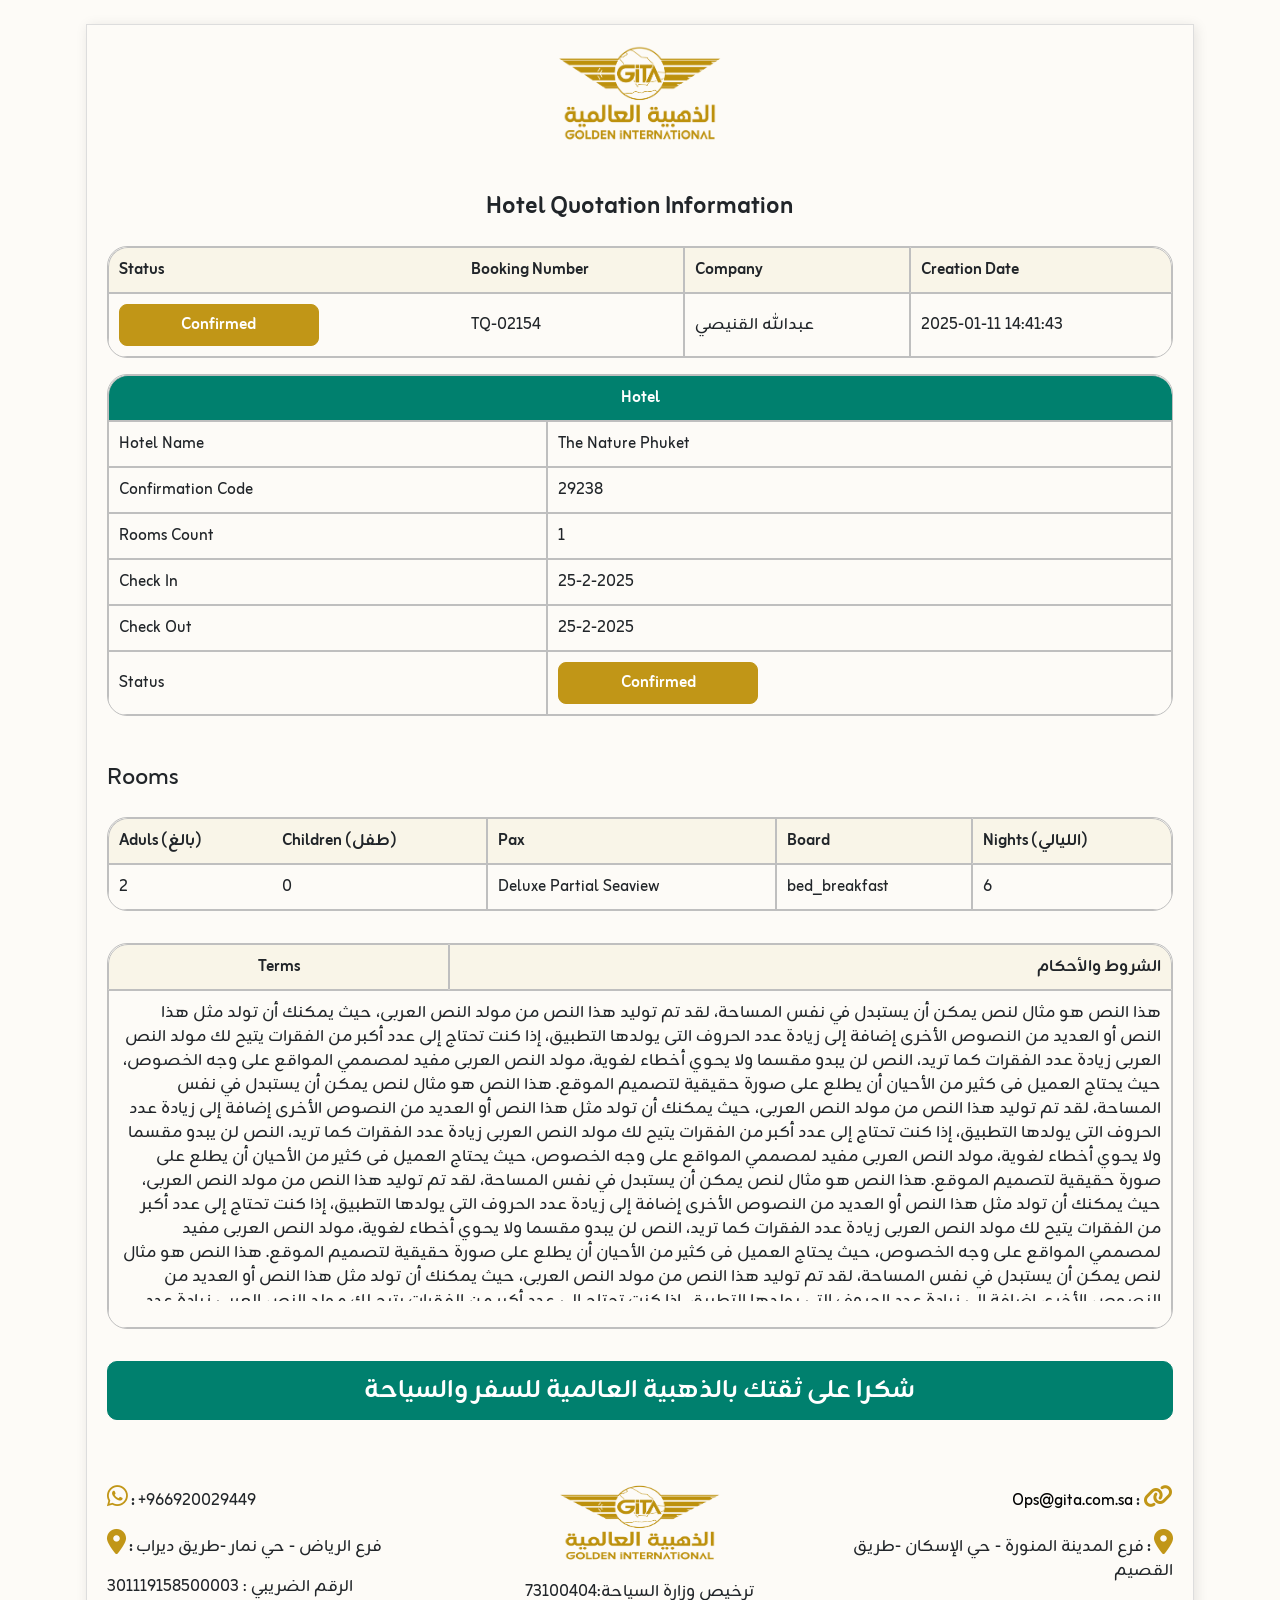
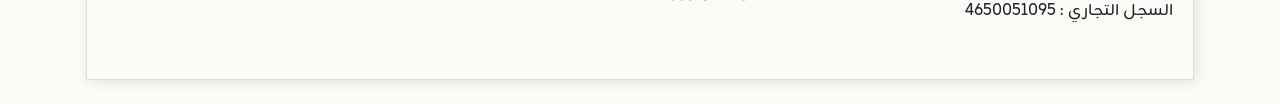
<file: hotelQuotationInformation.html>
<!DOCTYPE html>
<html lang="en">
    <head> 
        <meta charset="UTF-8">
        <meta name="viewport" content="width=device-width, initial-scale=1.0">
        <title>Booking Information</title>
        <link rel="icon" href="images/logo.png" type="image/x-icon" />
        <link rel="stylesheet" href="css/bootstrap.min.css" />
        <link rel="stylesheet" href="css/bootstrap.rtl.min.css" />
        <link rel="stylesheet" href="css/all.min.css" />
        <!-- <link rel="stylesheet" href="https://cdn.jsdelivr.net/npm/swiper@11/swiper-bundle.min.css" /> -->
        <link rel="stylesheet" href="css/swiper-bundle.min.css" />
        <link
            rel="stylesheet"
            href="https://cdnjs.cloudflare.com/ajax/libs/animate.css/4.1.1/animate.min.css" />
        <link rel="stylesheet" href="css/bookinginformation.css" />
        <link rel="stylesheet" href="css/styles.css" />
        <link rel="stylesheet" href="css/media.css" />

    </head>
    <body class="m-4">
        <div class="invoice-container">
            <div class="header text-center">
                <img src="images/logo.png"  height="100px"
                            alt="logo" />
            </div>

            <div class="row my-5">
                
                <div class="col-12 text-center">
                    <h4 class="fw-bold">Hotel Quotation Information</h4>
                </div>
               
                <div class="col-12 my-3">
                    <div class="table-responsive">
                        <table class="text-center">
                            <thead>
                                <th class="no-border">Status</th>
                                <th class="no-border-next">Booking Number</th>
                                <th>Company</th>
                                <th>Creation Date</th>
                            </thead>
                            <tbody>
                                <tr>
                                    <td class="no-border"><button class="btn btn-main">Confirmed</button></td>
                                    <td class="no-border-next">TQ-02154</td>
                                    <td>عبدالله القنيصي</td>
                                    <td>2025-01-11 14:41:43</td>
                                </tr>
                            </tbody>
                        </table>
                    </div>

                </div>
                 <div class="col-lg-12 col-12 mb-5">
                    <table>
                        <thead class="second-thead">
                            <th class="no-border text-center" colspan="2">Hotel</th>
                        </thead>
                        <tr>
                            <td>Hotel Name</td>
                            <td >The Nature Phuket</td>
                        </tr>
                         <tr>
                            <td>Confirmation Code</td>
                            <td >29238</td>
                        </tr>
                       
                        <tr>
                            <td>Rooms Count</td>
                            <td >1</td>
                        </tr>
                        <tr>
                            <td>Check In</td>
                            <td >25-2-2025</td>
                        </tr>
                        <tr>
                            <td>Check Out</td>
                            <td >25-2-2025</td>
                        </tr>
                        <tr>
                            <td>Status</td>
                            <td "><button class="btn btn-main">Confirmed</button></td>
                        </tr>
                       

                    </table>
                </div>
                <div class="col-6">
                    <h4>Rooms</h4>
                </div>
                 <div class="col-12 my-3">
                    <div class="table-responsive">
                        <table class="text-center">
                            <thead>
                                <th class="no-border">Aduls (بالغ)</th>
                                <th class="no-border-next">Children (طفل)</th>
                                <th>Pax</th>
                                <th>Board</th>
                                <th>Nights (الليالي)</th>
                            </thead>
                            <tbody>
                                <tr>
                                    <td class="no-border">2</td>
                                    <td class="no-border-next">0</td>
                                    <td>Deluxe Partial Seaview</td>
                                    <td>bed_breakfast</td>
                                    <td>6</td>
                                </tr>
                            </tbody>
                        </table>
                    </div>

                </div>

                <div class="col-12 my-3">
                    <div class="table-responsive">
                        <table class="text-center">
                            <thead>
                                <th class="text-center">Terms</th>
                                <th class="text-start">الشروط والأحكام</th>
                            </thead>
                            <tbody>
                                <tr>
                                    <td colspan="2" class="text-start">
                                        <p class="terms"> هذا النص هو مثال لنص
                                            يمكن أن يستبدل في نفس المساحة، لقد
                                            تم توليد هذا النص من مولد النص
                                            العربى، حيث يمكنك أن تولد مثل هذا
                                            النص أو العديد من النصوص الأخرى
                                            إضافة إلى زيادة عدد الحروف التى
                                            يولدها التطبيق، إذا كنت تحتاج إلى
                                            عدد أكبر من الفقرات يتيح لك مولد
                                            النص العربى زيادة عدد الفقرات كما
                                            تريد، النص لن يبدو مقسما ولا يحوي
                                            أخطاء لغوية، مولد النص العربى مفيد
                                            لمصممي المواقع على وجه الخصوص، حيث
                                            يحتاج العميل فى كثير من الأحيان أن
                                            يطلع على صورة حقيقية لتصميم الموقع.
                                            هذا النص هو مثال لنص يمكن أن يستبدل
                                            في نفس المساحة، لقد تم توليد هذا
                                            النص من مولد النص العربى، حيث يمكنك
                                            أن تولد مثل هذا النص أو العديد من
                                            النصوص الأخرى إضافة إلى زيادة عدد
                                            الحروف التى يولدها التطبيق، إذا كنت
                                            تحتاج إلى عدد أكبر من الفقرات يتيح
                                            لك مولد النص العربى زيادة عدد
                                            الفقرات كما تريد، النص لن يبدو مقسما
                                            ولا يحوي أخطاء لغوية، مولد النص
                                            العربى مفيد لمصممي المواقع على وجه
                                            الخصوص، حيث يحتاج العميل فى كثير من
                                            الأحيان أن يطلع على صورة حقيقية
                                            لتصميم الموقع.
                                            هذا النص هو مثال لنص يمكن أن يستبدل
                                            في نفس المساحة، لقد تم توليد هذا
                                            النص من مولد النص العربى، حيث يمكنك
                                            أن تولد مثل هذا النص أو العديد من
                                            النصوص الأخرى إضافة إلى زيادة عدد
                                            الحروف التى يولدها التطبيق، إذا كنت
                                            تحتاج إلى عدد أكبر من الفقرات يتيح
                                            لك مولد النص العربى زيادة عدد
                                            الفقرات كما تريد، النص لن يبدو مقسما
                                            ولا يحوي أخطاء لغوية، مولد النص
                                            العربى مفيد لمصممي المواقع على وجه
                                            الخصوص، حيث يحتاج العميل فى كثير من
                                            الأحيان أن يطلع على صورة حقيقية
                                            لتصميم الموقع.
                                            هذا النص هو مثال لنص يمكن أن يستبدل
                                            في نفس المساحة، لقد تم توليد هذا
                                            النص من مولد النص العربى، حيث يمكنك
                                            أن تولد مثل هذا النص أو العديد من
                                            النصوص الأخرى إضافة إلى زيادة عدد
                                            الحروف التى يولدها التطبيق، إذا كنت
                                            تحتاج إلى عدد أكبر من الفقرات يتيح
                                            لك مولد النص العربى زيادة عدد
                                            الفقرات كما تريد، النص لن يبدو مقسما
                                            ولا يحوي أخطاء لغوية، مولد النص
                                            العربى مفيد لمصممي المواقع على وجه
                                            الخصوص، حيث يحتاج العميل فى كثير من
                                            الأحيان أن يطلع على صورة حقيقية
                                            لتصميم الموقع.
                                            هذا النص هو مثال لنص يمكن أن يستبدل
                                            في نفس المساحة، لقد تم توليد هذا
                                            النص من مولد النص العربى، حيث يمكنك
                                            أن تولد مثل هذا النص أو العديد من
                                            النصوص الأخرى إضافة إلى زيادة عدد
                                            الحروف التى يولدها التطبيق، إذا كنت
                                            تحتاج إلى عدد أكبر من الفقرات يتيح
                                            لك مولد النص العربى زيادة عدد
                                            الفقرات كما تريد، النص لن يبدو مقسما
                                            ولا يحوي أخطاء لغوية، مولد النص
                                            العربى مفيد لمصممي المواقع على وجه
                                            الخصوص، حيث يحتاج العميل فى كثير من
                                            الأحيان أن يطلع على صورة حقيقية
                                            لتصميم الموقع.</p>
                                    </td>
                                </tr>

                            </tbody>
                        </table>
                    </div>
                </div>
                <div class="col-12 my-3">
                    <button class="w-100  btn-support" style="font-size: 25px;">شكرا على ثقتك بالذهبية العالمية للسفر والسياحة </button>
                </div>
            </div>
            <div class="footer mt-5">
                <div class="row">
                    <div class="col-lg-4 col-12 text-end">
                        <p><strong><i class="fab fa-whatsapp"></i> :
                            </strong>+966920029449</p>
                        <p><strong><i class="fa-solid fa-location-dot"></i> :
                            </strong>فرع الرياض - حي نمار -طريق ديراب</p>
                        <p>الرقم الضريبي : 301119158500003</p>
                    </div>
                    <div class="col-lg-4 col-12 text-center">
                        <img src="images/logo.png" width="50%" height="80px"
                            alt="logo" />
                        <p class="mt-3">ترخيص وزارة السياحة:73100404</p>
                    </div>
                    <div class="col-lg-4 col-12 last-col">
                        <p><strong><i class="fa-solid fa-link"></i> :
                            </strong><a href="#"
                                class="text-black">Ops@gita.com.sa</a></p>
                        <p><strong><i class="fa-solid fa-location-dot"></i> :
                            </strong>فرع المدينة المنورة - حي الإسكان -طريق
                            القصيم</p>
                        <p>السجل التجاري : 4650051095</p>
                    </div>
                </div>
            </div>
        </div>
    </body>
</html>
</file>
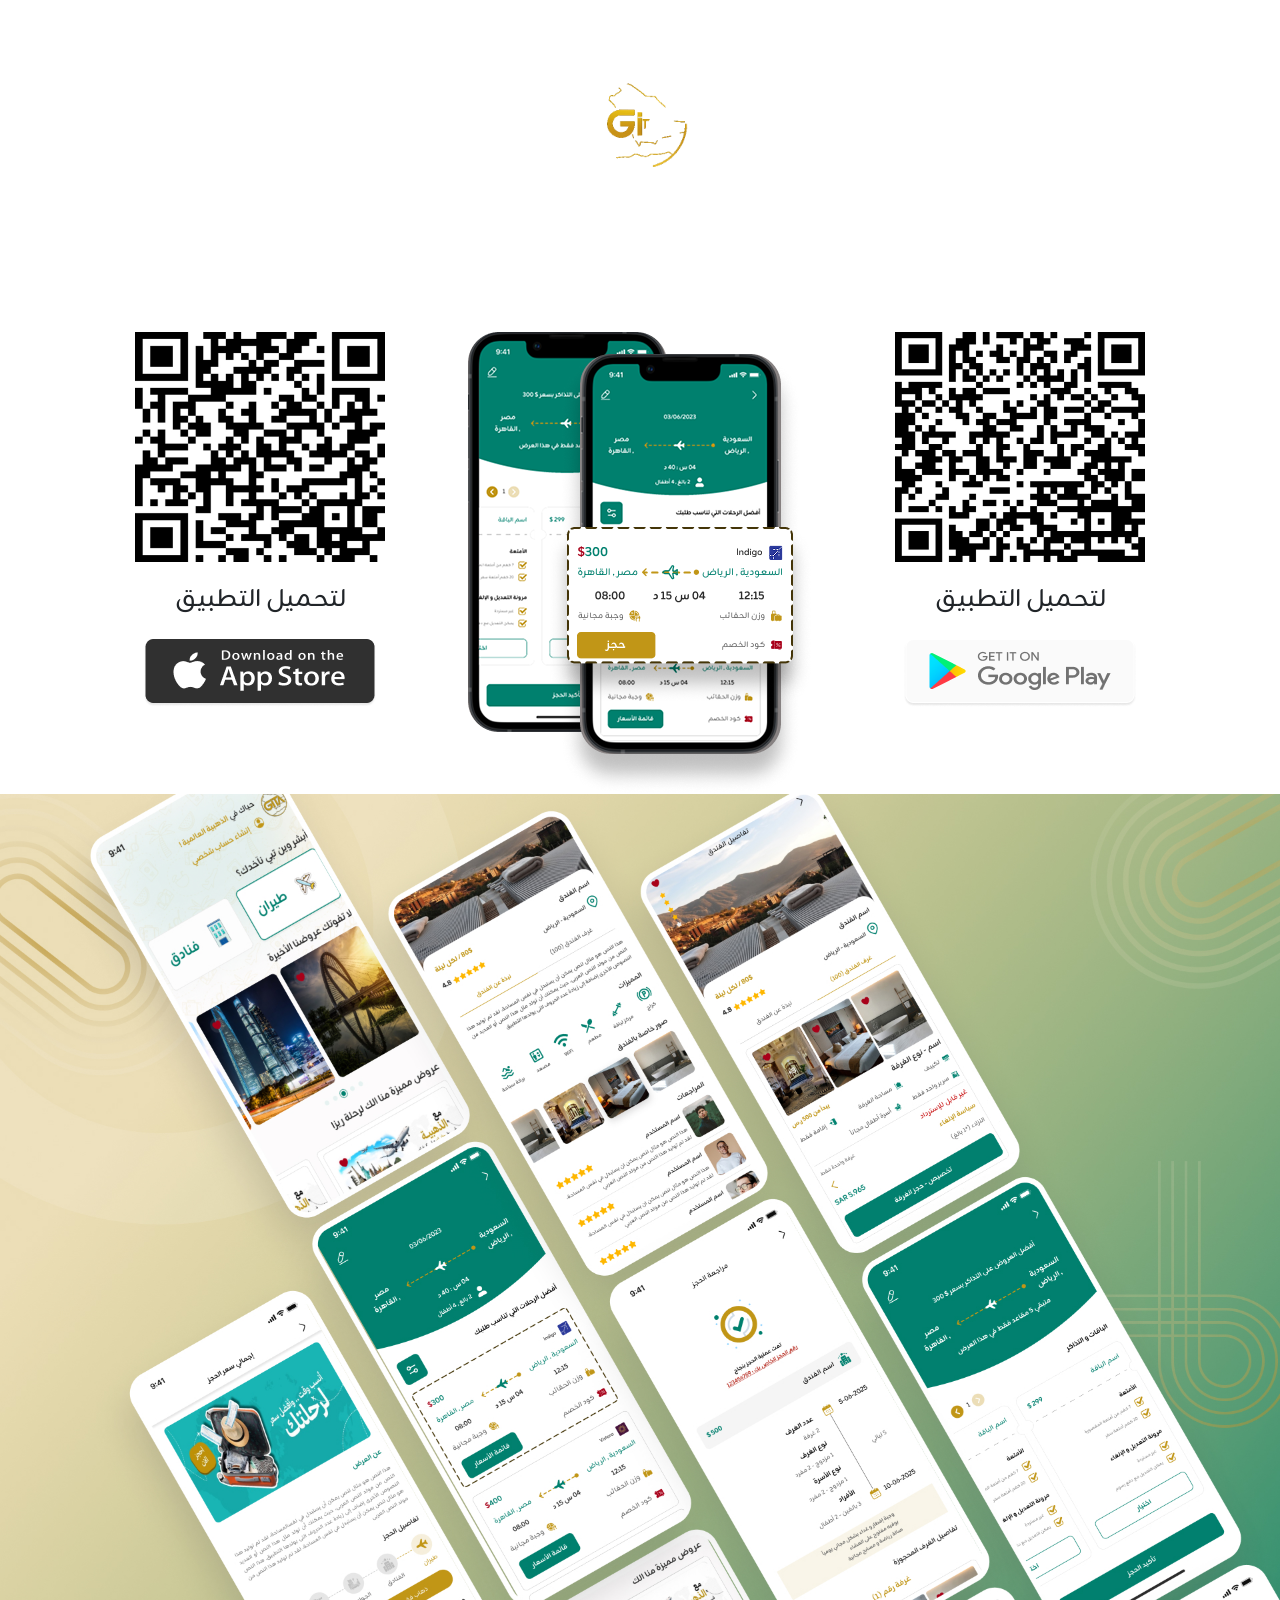
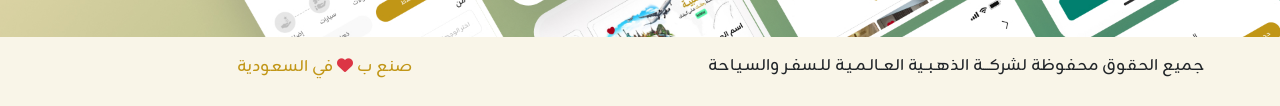
<file: main.html>
<!DOCTYPE html>
<html lang="ar" dir="rtl">
  <head>
    <meta charset="UTF-8" />
    <meta name="viewport" content="width=device-width, initial-scale=1.0" />
    <title>Gita</title>
    <link rel="icon" href="images/main-page-logo.png" type="image/x-icon" />
    <link rel="stylesheet" href="css/bootstrap.min.css" />
    <link rel="stylesheet" href="css/bootstrap.rtl.min.css" />
    <link rel="stylesheet" href="css/all.min.css" />
    <link rel="stylesheet" href="css/swiper-bundle.min.css" />
    <link rel="stylesheet" href="css/main-styles.css" />
  </head>

  <body>
    <div class="container">
      <div class="row">
        <div class="col-12 text-center">
          <div class="img-logo">
            <img src="images/main-images/Golden logo.gif" class="mt-2 mb-4" alt="Loading Animation" width="300">
          </div>
        </div>
        <div class="col-lg-4 col-12">
          <div class="app-store">
              <img src="images/main-images/app-store.jpg" width="70%" height="230px" alt="app-store"/>
              <h4 class="my-4">لتحميل التطبيق</h4>
              <a href="https://play.google.com/store/apps/details?id=com.eficta.flights"><img src="images/main-images/Frame 1000007760.png" alt="upload" /></a>
          </div>
        </div>
        <div class="col-lg-4 col-4 text-center">
          <img src="images/main-images/Frame 1000007467.png"/>
        </div>
        <div class="col-lg-4 col-12">
          <div class="app-store">
              <img src="images/main-images/google.jpg" width="70%" height="230px" alt="google"/>
              <h4 class="my-4">لتحميل التطبيق</h4>
              <a href="http://apps.apple.com/sa/app/gita-ota/id6741498793"><img src="images/main-images/Frame 1000007756.png" alt="upload" /></a>
          </div>
        </div>
      </div>
    </div>
    <div class="row">
        <div class="col-12">
            <img src="images/main-images/Preview 1.jpg" width="100%" alt="bg"/>
        </div>
    </div>
    <div class="footer">
         <div class="row">
            <div class="col-lg-6 col-12">
                <h6 class="text-center heading-heart">صنع ب <i class="fa-solid fa-heart text-danger"></i> في السعودية</h6>
            </div>
            <div class="col-lg-6 col-12">
                <h6 class="text-center"> جميع الحقوق محفوظة لشركـــة الذهـبــية العــالـمـيـة للـسفـر والسـيـاحة</h6>
            </div>
          </div>
    </div>
   

      <script src="./js/jquery.min.js"></script>
      <script src="js/bootstrap.bundle.min.js"></script>
      <script src="js/swiper-bundle.min.js"></script>
    </body>
  </html>
</file>
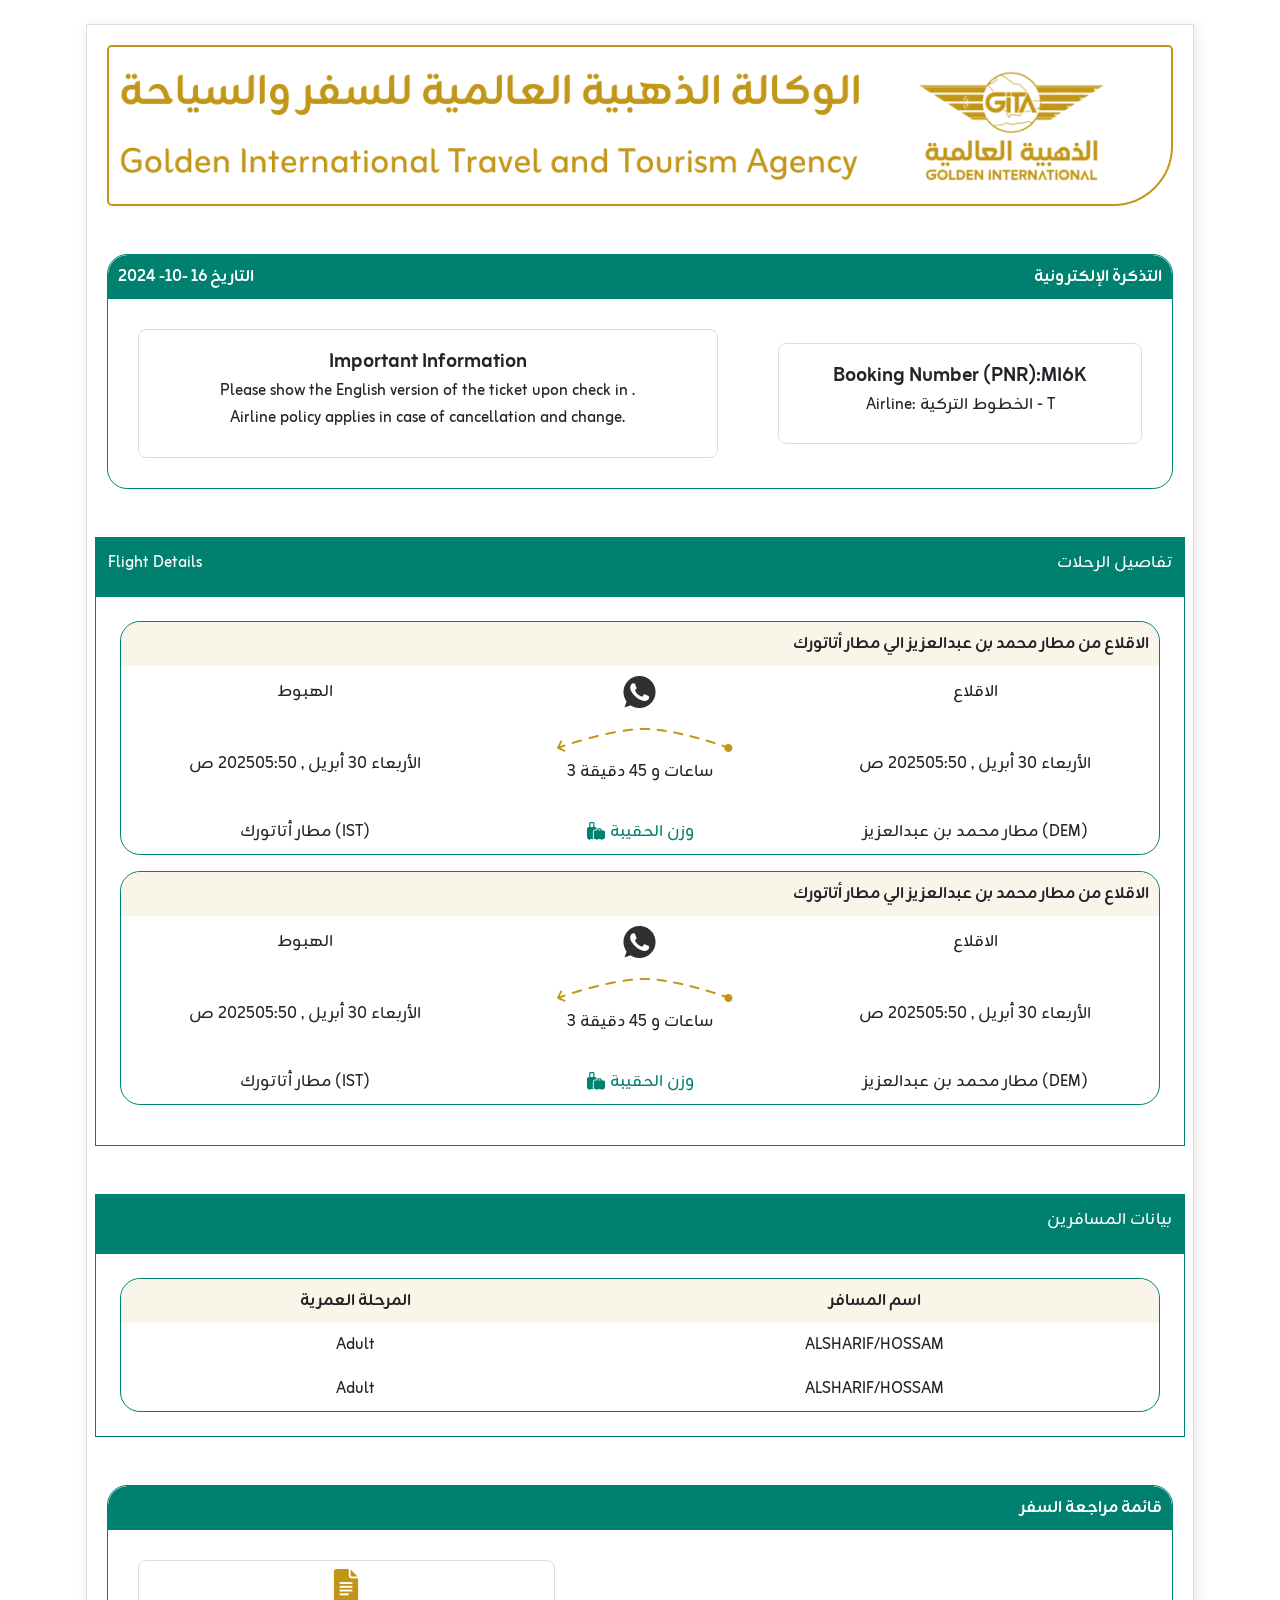
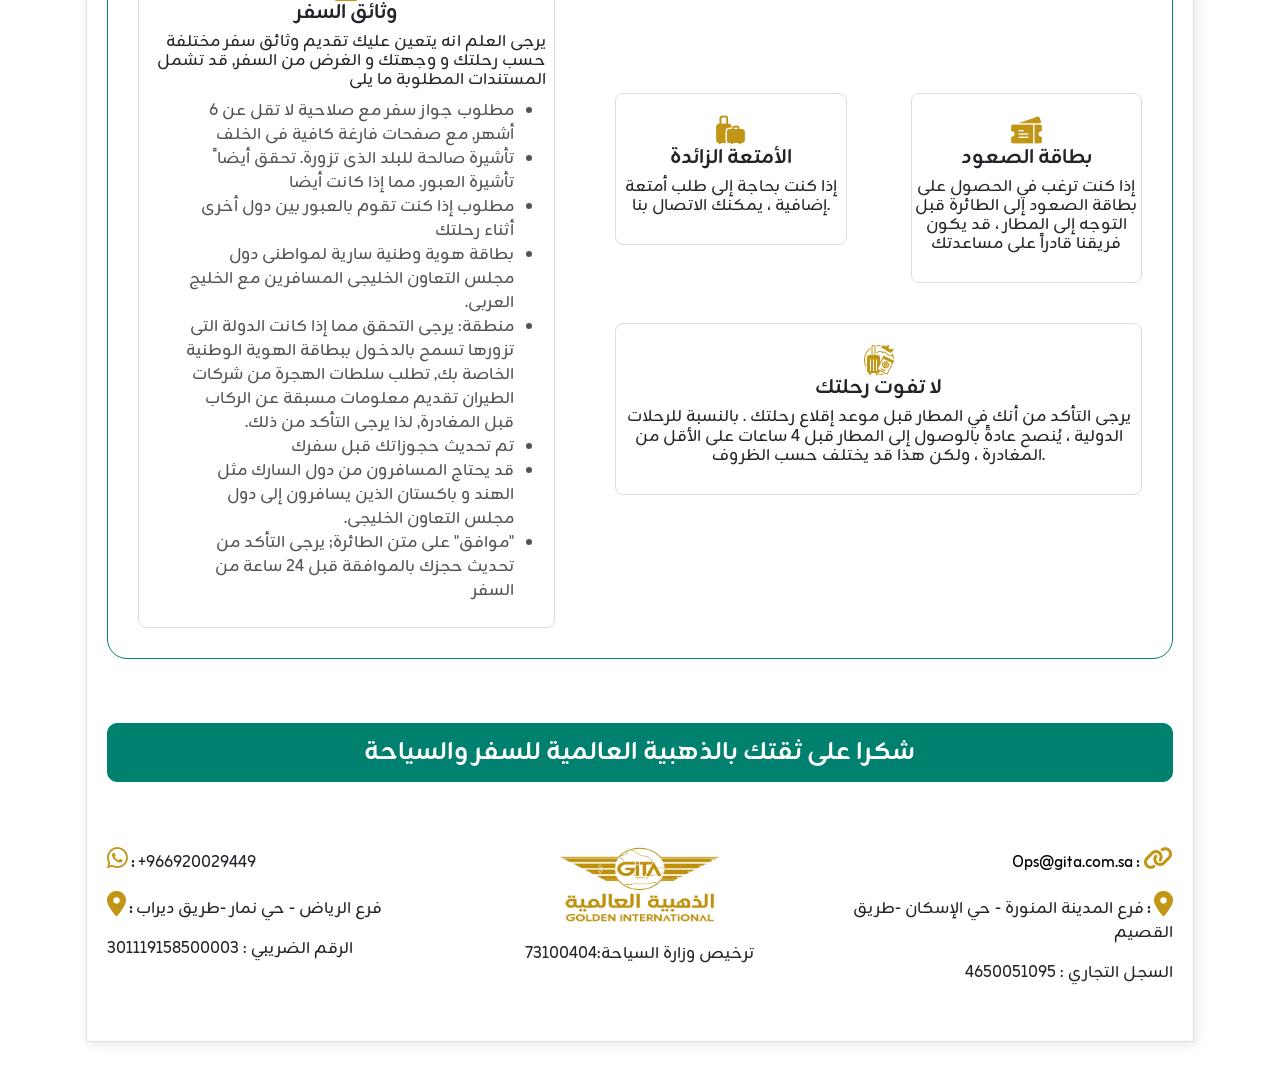
<file: viation.html>
<!DOCTYPE html>
<html lang="en">
    <head>
        <meta charset="UTF-8">
        <meta name="viewport" content="width=device-width, initial-scale=1.0">
        <title>Booking Information</title>
        <link rel="icon" href="images/logo.png" type="image/x-icon" />
        <link rel="stylesheet" href="css/bootstrap.min.css" />
        <link rel="stylesheet" href="css/bootstrap.rtl.min.css" />
        <link rel="stylesheet" href="css/all.min.css" />
        <!-- <link rel="stylesheet" href="https://cdn.jsdelivr.net/npm/swiper@11/swiper-bundle.min.css" /> -->
        <link rel="stylesheet" href="css/swiper-bundle.min.css" />
        <link
            rel="stylesheet"
            href="https://cdnjs.cloudflare.com/ajax/libs/animate.css/4.1.1/animate.min.css" />
        <link rel="stylesheet" href="css/bookinginformation.css" />
        <link rel="stylesheet" href="css/styles.css" />
        <link rel="stylesheet" href="css/media.css" />

    </head>
    <body class="m-4" style="background-color: #fff;">
        <style>
            table {
                width: 100%;
                border-collapse: separate;
                border-spacing: 0;
                border-radius: 20px;
                overflow: hidden;
                border: 0.09px solid #008270;
            }
            th, td {
                padding: 10px;
                text-align: left;
                border: 0px solid rgb(191 191 191);
            }
        </style>
        <div class="invoice-container">
            <div class="header">
                <img src="images/main-logo.png" class="main-img" width="100%"
                    alt="main_img" />
            </div>

            <div class="row my-5">

                <div class="col-lg-12 col-12 mb-5">
                    <div class="table-responsive"><table>
                        <thead class="second-thead">
                            <th class="no-border">التاريخ 16 -10- 2024</th>
                            <th class="no-border-next text-start">التذكرة
                                الإلكترونية</th>
                        </thead>
                        <tr>
                            <td>
                                <div class="row">
                                    <div class="col-12">
                                        <div class="box-tb-1">
                                            <h5 class="fw-bold">Important
                                                Information</h5>
                                            <h6>Please show the English version
                                                of the ticket upon check in
                                                .</h6>
                                            <h6>Airline policy applies in case
                                                of cancellation and change.</h6>
                                        </div>
                                    </div>
                                </div>
                            </td>
                            <td class="text-start"><div class="row">
                                    <div class="col-12">
                                        <div class="box-tb-1">
                                            <h5 class="fw-bold">Booking Number
                                                (PNR):MI6K</h5>
                                            <h6>Airline: الخطوط التركية - T</h6>
                                        </div>
                                    </div>
                                </div>
                            </td>
                        </tr>
                    </table></div>
                    
                </div>
                <div class="col-lg-12 col-12 mb-5">
                    <div class="row row-tb-2">
                        <div class="col-6 col-tb-2 py-3">
                            <h6 class="text-white ">Flight Details</h6>
                        </div>
                        <div class="col-6 col-tb-2 py-3">
                            <h6 class="text-white text-start">تفاصيل
                                الرحلات</h6>
                        </div>
                        <div class="p-4 table-responsive">
                            <table class="second-tb-viation">
                                <thead class>
                                    <th colspan="3" class="text-start">
                                        الاقلاع من مطار محمد بن عبدالعزيز الي
                                        مطار
                                        أتاتورك
                                    </th>
                                </thead>
                                <tbody>

                                    <tr>
                                        <td>الهبوط</td>
                                        <td><img
                                                src="images/Frame (6).png"></td>
                                        <td>الاقلاع</td>
                                    </tr>
                                    <tr>
                                        <td>الأربعاء 30 أبريل , 202505:50 ص</td>
                                        <td><img
                                                src="images/Group 1171274735.png"><p>3
                                                ساعات و 45 دقيقة</p></td>
                                        <td>الأربعاء 30 أبريل , 202505:50 ص</td>
                                    </tr>
                                    <tr>
                                        <td>مطار أتاتورك (IST)</td>
                                        <td><img src="images/Frame (7).png">
                                            <span
                                                class="text-accent">وزن
                                                الحقيبة</span></td>
                                        <td>مطار محمد بن عبدالعزيز (DEM)</td>
                                    </tr>
                                </tbody>

                            </table>

                            <table class="second-tb-viation my-3">
                                <thead class>
                                    <th colspan="3" class="text-start">
                                        الاقلاع من مطار محمد بن عبدالعزيز الي
                                        مطار
                                        أتاتورك
                                    </th>
                                </thead>
                                <tbody>

                                    <tr>
                                        <td>الهبوط</td>
                                        <td><img
                                                src="images/Frame (6).png"></td>
                                        <td>الاقلاع</td>
                                    </tr>
                                    <tr>
                                        <td>الأربعاء 30 أبريل , 202505:50 ص</td>
                                        <td><img
                                                src="images/Group 1171274735.png"><p>3
                                                ساعات و 45 دقيقة</p></td>
                                        <td>الأربعاء 30 أبريل , 202505:50 ص</td>
                                    </tr>
                                    <tr>
                                        <td>مطار أتاتورك (IST)</td>
                                        <td><img src="images/Frame (7).png">
                                            <span
                                                class="text-accent">وزن
                                                الحقيبة</span></td>
                                        <td>مطار محمد بن عبدالعزيز (DEM)</td>
                                    </tr>
                                </tbody>

                            </table>
                        </div>

                    </div>

                </div>

                <div class="col-lg-12 col-12 mb-5">
                    <div class="row row-tb-2">
                        <div class="col-12 col-tb-2 py-3">
                            <h6 class="text-white text-start">بيانات
                                المسافرين</h6>
                        </div>

                        <div class="p-4 table-responsive">
                            <table class="third-tb-viation">
                                <thead>
                                    <th>
                                        المرحلة العمرية
                                    </th>
                                    <th>
                                        اسم المسافر
                                    </th>
                                </thead>
                                <tbody>

                                    <tr>
                                        <td>Adult</td>

                                        <td>ALSHARIF/HOSSAM</td>
                                    </tr>
                                    <tr>
                                        <td>Adult</td>

                                        <td>ALSHARIF/HOSSAM</td>
                                    </tr>
                                </tbody>

                            </table>

                        </div>

                    </div>

                </div>
                <div class="col-lg-12 col-12 mb-5 table-responsive">
                    <table>
                        <thead class="second-thead">
                            <th colspan="2" class=" text-start">
                                قائمة مراجعة السفر</th>
                        </thead>
                        <tr>
                            <td>
                                <div class="row">
                                    <div class="col-12">
                                        <div class="box-tb-1 p-2">
                                            <img
                                                src="images/invoices/Group (8).png">
                                            <h5 class="fw-bold">وثائق السفر</h5>
                                            <h6 class="text-start">يرجى العلم
                                                انه يتعين عليك تقديم وثائق سفر
                                                مختلفة حسب رحلتك و وجهتك و الغرض
                                                من السفر, قد تشمل المستندات
                                                المطلوبة ما يلى</h6>
                                            <ul class="ul-viation">
                                                <li>
                                                    مطلوب جواز سفر مع صلاحية لا
                                                    تقل عن 6 أشهر, مع صفحات
                                                    فارغة كافية فى الخلف
                                                </li>
                                                <li>تأشيرة صالحة للبلد الذى
                                                    تزورة. تحقق أيضا ً تأشيرة
                                                    العبور. مما إذا كانت أيضا
                                                </li>
                                                <li>مطلوب إذا كنت تقوم بالعبور
                                                    بين دول أخرى أثناء رحلتك
                                                </li>
                                                <li>بطاقة هوية وطنية سارية
                                                    لمواطنى دول مجلس التعاون
                                                    الخليجى المسافرين مع الخليج
                                                    العربى. </li>
                                                <li>منطقة: يرجى التحقق مما إذا
                                                    كانت الدولة التى تزورها تسمح
                                                    بالدخول ببطاقة الهوية
                                                    الوطنية الخاصة بك, تطلب
                                                    سلطات الهجرة من شركات
                                                    الطيران تقديم معلومات مسبقة
                                                    عن الركاب قبل المغادرة, لذا
                                                    يرجى التأكد من ذلك. </li>
                                                <li>تم تحديث حجوزاتك قبل سفرك
                                                </li>
                                                <li>قد يحتاج المسافرون من دول
                                                    السارك مثل الهند و باكستان
                                                    الذين يسافرون إلى دول مجلس
                                                    التعاون الخليجى. </li>
                                                <li>"موافق" على متن الطائرة;
                                                    يرجى التأكد من تحديث حجزك
                                                    بالموافقة قبل 24 ساعة من
                                                    السفر</li>
                                            </ul>
                                        </div>
                                    </div>
                                </div>
                            </td>
                            <td class="text-start">
                                <div class="row">
                                    <div class="col-6">
                                        <div class="box-tb-1">
                                            <img
                                                src="images/invoices/Frame (6).png">
                                            <h5 class="fw-bold">الأمتعة
                                                الزائدة</h5>
                                            <h6>إذا كنت بحاجة إلى طلب أمتعة
                                                إضافية ، يمكنك الاتصال بنا.</h6>
                                        </div>
                                    </div>
                                    <div class="col-6">
                                        <div class="box-tb-1">
                                            <img
                                                src="images/invoices/Frame (8).png">
                                            <h5 class="fw-bold">
                                                بطاقة الصعود</h5>
                                            <h6>إذا كنت ترغب في الحصول على بطاقة الصعود إلى الطائرة قبل التوجه إلى المطار ، قد يكون فريقنا قادراً على مساعدتك</h6>
                                        </div>
                                    </div>
                                    <div class="col-12">
                                        <div class="box-tb-1">
                                            <img
                                                src="images/invoices/Frame (7).png">
                                            <h5 class="fw-bold">
                                                لا تفوت رحلتك</h5>
                                            <h6>يرجى التأكد من أنك في المطار قبل موعد إقلاع رحلتك . بالنسبة للرحلات الدولية ، يُنصح عادةً بالوصول إلى المطار قبل 4 ساعات على الأقل من المغادرة ، ولكن هذا قد يختلف حسب الظروف.</h6>
                                        </div>
                                    </div>
                                </div>
                            </td>
                        </tr>
                    </table>
                </div>
                <div class="col-12 my-3">
                    <button class="w-100  btn-support" style="font-size: 25px;">شكرا على ثقتك بالذهبية العالمية للسفر والسياحة </button>
                </div>
            </div>
            <div class="footer mt-5">
                <div class="row">
                    <div class="col-lg-4 col-12 text-end">
                        <p><strong><i class="fab fa-whatsapp"></i> :
                            </strong>+966920029449</p>
                        <p><strong><i class="fa-solid fa-location-dot"></i> :
                            </strong>فرع الرياض - حي نمار -طريق ديراب</p>
                        <p>الرقم الضريبي : 301119158500003</p>
                    </div>
                    <div class="col-lg-4 col-12 text-center">
                        <img src="images/logo.png" width="50%" height="80px"
                            alt="logo" />
                        <p class="mt-3">ترخيص وزارة السياحة:73100404</p>
                    </div>
                    <div class="col-lg-4 col-12 last-col">
                        <p><strong><i class="fa-solid fa-link"></i> :
                            </strong><a href="#"
                                class="text-black">Ops@gita.com.sa</a></p>
                        <p><strong><i class="fa-solid fa-location-dot"></i> :
                            </strong>فرع المدينة المنورة - حي الإسكان -طريق
                            القصيم</p>
                        <p>السجل التجاري : 4650051095</p>
                    </div>
                </div>
            </div>
        </div>
    </body>
</html>
</file>
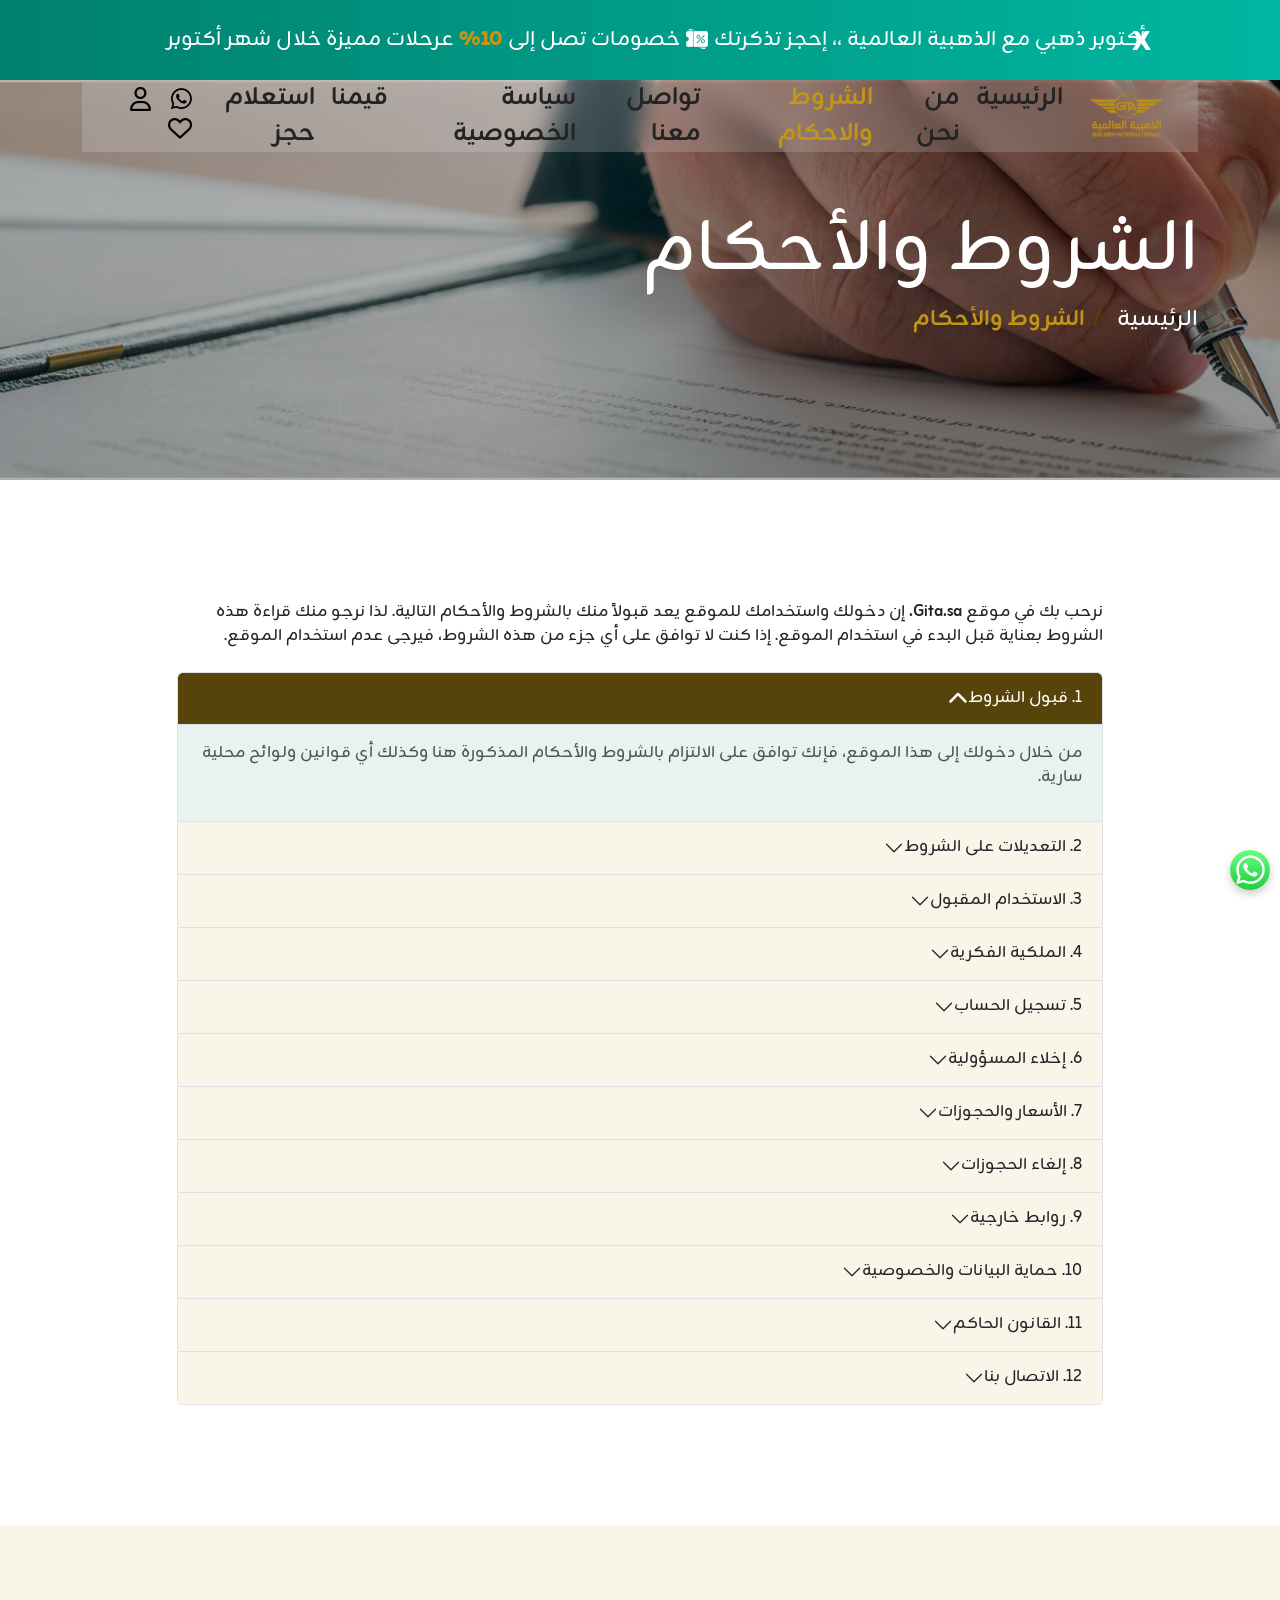
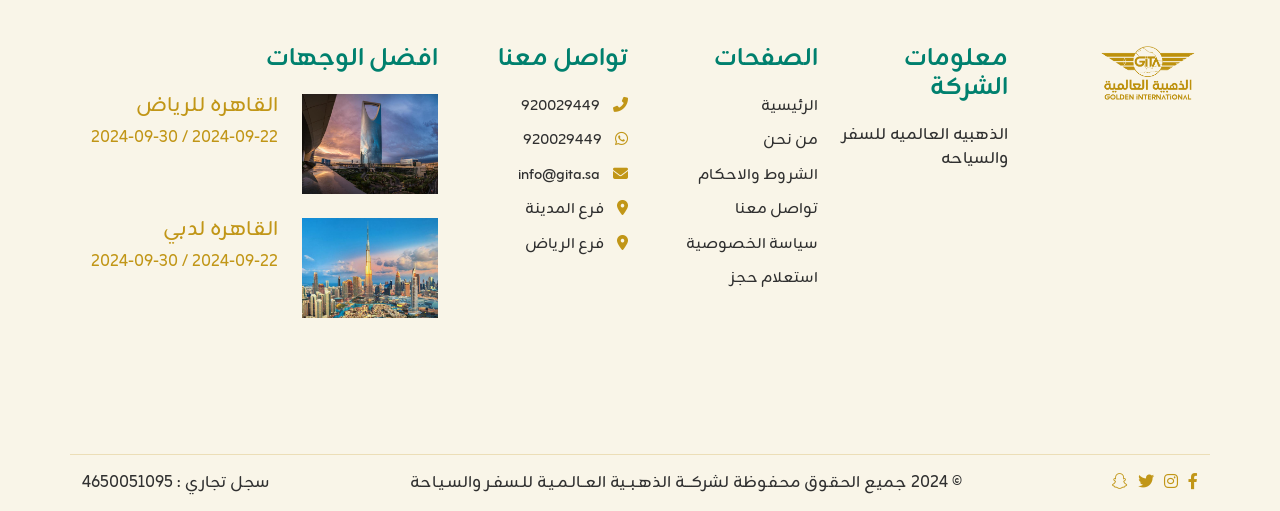
<file: pages/alshrwt-walahkam.html>
<!DOCTYPE html>
<html lang="ar" dir="rtl">
  <head>
    <meta charset="UTF-8" />
    <meta name="viewport" content="width=device-width, initial-scale=1.0" />
    <title>الذهبية العالمية للسياحة</title>
    <link rel="icon" href="../images/logo.png" type="image/x-icon" />
    <link rel="stylesheet" href="../css/bootstrap.min.css" />
    <link rel="stylesheet" href="../css/bootstrap.rtl.min.css" />
    <link rel="stylesheet" href="../css/all.min.css" />
    <link rel="stylesheet" href="../css/styles.css" />
  </head>

  <body>
    <!-- Start Preloader HTML -->
    <div id="preloader">
      <div class="loading-container">
        <img src="../images/logo.png" alt="Logo" />
      </div>
    </div>
    <!-- End Preloader HTML -->

    <!-- Start Topbar Alert -->
    <div
      id="alert"
      class="topbar alert d-none d-md-flex justify-content-center align-items-center alert-dismissible show m-0 text-center border-0 rounded-0"
      role="alert"
    >
      <div class="container position-relative">
        أكتوبر ذهبي مع الذهبية العالمية ،، إحجز تذكرتك
        <img src="../images/topbar.png" alt="" loading="lazy" />
        خصومات تصل إلى <span>10%</span> عرحلات مميزة خلال شهر أكتوبر
        <button
          type="button"
          id="closeAlert"
          class="btn-close"
          data-bs-dismiss="alert"
          aria-label="Close"
        >
          x
        </button>
      </div>
    </div>
    <!-- End Topbar Alert -->

    <!--Start Navbar -->
    <nav id="navbar" class="navbar navbar-expand-lg">
      <div class="container h-100">
        <div
          class="navbar-container d-flex justify-content-between align-items-center"
        >
          <a id="navbar-brand" class="navbar-brand" href="../index.html">
            <img src="../images/logo.png" alt="Logo" loading="lazy" />
          </a>
          <button
            class="navbar-toggler"
            type="button"
            data-bs-toggle="offcanvas"
            data-bs-target="#offcanvasNavbar"
            aria-controls="offcanvasNavbar"
          >
            <span class="navbar-toggler-icon"></span>
          </button>
          <div
            class="offcanvas offcanvas-top flex-column flex-lg-row align-items-center justify-content-between"
            id="offcanvasNavbar"
          >
            <button
              class="btn-close d-lg-none ms-auto me-3"
              type="button"
              data-bs-dismiss="offcanvas"
              aria-label="Close"
            ></button>
            <ul class="navbar-nav mb-4 mb-lg-0 mx-lg-auto">
              <li class="nav-item">
                <a class="nav-link" href="../index.html">الرئيسية</a>
              </li>
              <li class="nav-item">
                <a class="nav-link" href="./mn-nhn.html">من نحن</a>
              </li>
              <li class="nav-item">
                <a class="nav-link active" href="./alshrwt-walahkam.html"
                  >الشروط والاحكام</a
                >
              </li>
              <li class="nav-item">
                <a class="nav-link" href="./contact-us.html">تواصل معنا</a>
              </li>
              <li class="nav-item">
                <a class="nav-link" href="./privacy-policy.html"
                  >سياسة الخصوصية</a
                >
              </li>
              <li class="nav-item">
                <a class="nav-link" href="#">قيمنا</a>
              </li>
              <li class="nav-item">
                <a
                  class="nav-link"
                  href="#"
                  data-bs-toggle="modal"
                  data-bs-target="#bookingInquiryModal"
                  >استعلام حجز</a
                >
              </li>
            </ul>
            <div class="header-icons ms-6">
              <a
                href="https://wa.me/+966920029449"
                target="_blank"
                title="واتساب"
              >
                <i class="fab fa-whatsapp"></i>
              </a>
              <a href="#" class="mx-3" title="تسجيل الدخول">
                <i class="fa-regular fa-user"></i>
              </a>
              <a href="#"><i class="far fa-heart" title="المفضلة"></i></a>
            </div>
          </div>
        </div>
      </div>
    </nav>
    <!-- End Navbar -->

    <!-- Header Start -->
    <header class="page-header alshrwt-walahkam-header">
      <div class="header-overlay"></div>
      <div class="container">
        <div class="header-content">
          <h1>الشروط والأحكام</h1>
          <nav aria-label="breadcrumb">
            <ol class="breadcrumb">
              <li class="breadcrumb-item">
                <a href="../index.html">الرئيسية</a>
              </li>
              <li class="breadcrumb-item active fw-bold" aria-current="page">
                الشروط والأحكام
              </li>
            </ol>
          </nav>
        </div>
      </div>
    </header>
    <!-- Header End -->

    <!-- Start Alshrwt Walahkam Accordion -->
    <div class="page-accordion section-padding">
      <div class="container">
        <div class="row">
          <div class="col-md-10 offset-md-1 mb-4">
            نرحب بك في موقع <strong>Gita.sa.</strong> إن دخولك واستخدامك للموقع
            يعد قبولاً منك بالشروط والأحكام التالية. لذا نرجو منك قراءة هذه
            الشروط بعناية قبل البدء في استخدام الموقع. إذا كنت لا توافق على أي
            جزء من هذه الشروط، فيرجى عدم استخدام الموقع.
          </div>
          <div class="col-md-10 offset-md-1">
            <!-- Start Accordion -->
            <div class="accordion" id="faq_accordion">
              <!-- Alshrwt Walahkam Item Start -->
              <div class="accordion-item">
                <h2 class="accordion-header" id="heading1">
                  <button
                    class="accordion-button"
                    type="button"
                    data-bs-toggle="collapse"
                    data-bs-target="#collapse1"
                    aria-expanded="true"
                    aria-controls="collapse1"
                  >
                    1. قبول الشروط
                  </button>
                </h2>

                <div
                  id="collapse1"
                  class="accordion-collapse collapse show"
                  aria-labelledby="heading1"
                  data-bs-parent="#faq_accordion"
                >
                  <div class="accordion-body">
                    <p>
                      من خلال دخولك إلى هذا الموقع، فإنك توافق على الالتزام
                      بالشروط والأحكام المذكورة هنا وكذلك أي قوانين ولوائح محلية
                      سارية.
                    </p>
                  </div>
                </div>
              </div>
              <!-- Alshrwt Walahkam Item End -->

              <!-- Alshrwt Walahkam Item Start -->
              <div class="accordion-item">
                <h2 class="accordion-header" id="heading2">
                  <button
                    class="accordion-button collapsed"
                    type="button"
                    data-bs-toggle="collapse"
                    data-bs-target="#collapse2"
                    aria-expanded="true"
                    aria-controls="collapse2"
                  >
                    2. التعديلات على الشروط
                  </button>
                </h2>

                <div
                  id="collapse2"
                  class="accordion-collapse collapse"
                  aria-labelledby="heading2"
                  data-bs-parent="#faq_accordion"
                >
                  <div class="accordion-body">
                    <p>
                      نحتفظ بالحق في تحديث أو تعديل هذه الشروط في أي وقت. سيتم
                      نشر النسخة المعدلة على هذه الصفحة مع تحديث تاريخ الإصدار.
                      نوصي بمراجعة هذه الصفحة بانتظام للتأكد من موافقتك على أي
                      تعديلات.
                    </p>
                  </div>
                </div>
              </div>
              <!-- Alshrwt Walahkam Item End -->

              <!-- Alshrwt Walahkam Item Start -->
              <div class="accordion-item">
                <h2 class="accordion-header" id="heading3">
                  <button
                    class="accordion-button collapsed"
                    type="button"
                    data-bs-toggle="collapse"
                    data-bs-target="#collapse3"
                    aria-expanded="true"
                    aria-controls="collapse3"
                  >
                    3. الاستخدام المقبول
                  </button>
                </h2>

                <div
                  id="collapse3"
                  class="accordion-collapse collapse"
                  aria-labelledby="heading3"
                  data-bs-parent="#faq_accordion"
                >
                  <div class="accordion-body">
                    <p>
                      يجب استخدام الموقع لأغراض قانونية فقط، ولا يجوز لك
                      استخدامه بطريقة تنتهك أي قانون أو لائحة محلية أو دولية.
                      يُمنع الاستخدام لأغراض احتيالية أو تضر بالآخرين.
                    </p>
                  </div>
                </div>
              </div>
              <!-- Alshrwt Walahkam Item End -->

              <!-- Alshrwt Walahkam Item Start -->
              <div class="accordion-item">
                <h2 class="accordion-header" id="heading4">
                  <button
                    class="accordion-button collapsed"
                    type="button"
                    data-bs-toggle="collapse"
                    data-bs-target="#collapse4"
                    aria-expanded="true"
                    aria-controls="collapse4"
                  >
                    4. الملكية الفكرية
                  </button>
                </h2>

                <div
                  id="collapse4"
                  class="accordion-collapse collapse"
                  aria-labelledby="heading4"
                  data-bs-parent="#faq_accordion"
                >
                  <div class="accordion-body">
                    <p>
                      جميع المحتويات المعروضة على الموقع، بما في ذلك النصوص،
                      الرسومات، الشعار، الصور، والبرمجيات، هي ملكية خاصة بموقع
                      <strong>Gita.sa</strong> ومحميّة بموجب حقوق النشر
                      والقوانين الأخرى.
                    </p>
                  </div>
                </div>
              </div>
              <!-- Alshrwt Walahkam Item End -->

              <!-- Alshrwt Walahkam Item Start -->
              <div class="accordion-item">
                <h2 class="accordion-header" id="heading5">
                  <button
                    class="accordion-button collapsed"
                    type="button"
                    data-bs-toggle="collapse"
                    data-bs-target="#collapse5"
                    aria-expanded="true"
                    aria-controls="collapse5"
                  >
                    5. تسجيل الحساب
                  </button>
                </h2>

                <div
                  id="collapse5"
                  class="accordion-collapse collapse"
                  aria-labelledby="heading5"
                  data-bs-parent="#faq_accordion"
                >
                  <div class="accordion-body">
                    <p>
                      قد يتطلب بعض أجزاء الموقع إنشاء حساب لتتمكن من الوصول إلى
                      خدمات معينة. عند التسجيل، يجب أن تقدم معلومات دقيقة وصحيحة
                      وكاملة. أنت مسؤول عن الحفاظ على سرية حسابك وكلمة المرور.
                    </p>
                  </div>
                </div>
              </div>
              <!-- Alshrwt Walahkam Item End -->

              <!-- Alshrwt Walahkam Item Start -->
              <div class="accordion-item">
                <h2 class="accordion-header" id="heading6">
                  <button
                    class="accordion-button collapsed"
                    type="button"
                    data-bs-toggle="collapse"
                    data-bs-target="#collapse6"
                    aria-expanded="true"
                    aria-controls="collapse6"
                  >
                    6. إخلاء المسؤولية
                  </button>
                </h2>

                <div
                  id="collapse6"
                  class="accordion-collapse collapse"
                  aria-labelledby="heading6"
                  data-bs-parent="#faq_accordion"
                >
                  <div class="accordion-body">
                    <p>
                      الموقع يتم توفيره على أساس “كما هو” دون أي ضمانات صريحة أو
                      ضمنية. <strong>Gita.sa</strong> لا تضمن دقة أو اكتمال
                      المعلومات المقدمة على الموقع، ولا تتحمل أي مسؤولية عن أي
                      أضرار ناتجة عن استخدامك للموقع.
                    </p>
                  </div>
                </div>
              </div>
              <!-- Alshrwt Walahkam Item End -->

              <!-- Alshrwt Walahkam Item Start -->
              <div class="accordion-item">
                <h2 class="accordion-header" id="heading7">
                  <button
                    class="accordion-button collapsed"
                    type="button"
                    data-bs-toggle="collapse"
                    data-bs-target="#collapse7"
                    aria-expanded="true"
                    aria-controls="collapse7"
                  >
                    7. الأسعار والحجوزات
                  </button>
                </h2>

                <div
                  id="collapse7"
                  class="accordion-collapse collapse"
                  aria-labelledby="heading7"
                  data-bs-parent="#faq_accordion"
                >
                  <div class="accordion-body">
                    <p>
                      تلتزم <strong>Gita.sa</strong> بتوفير أسعار دقيقة ولكن
                      الأسعار قد تتغير في أي وقت بناءً على توفر الخدمات أو شروط
                      الموردين. جميع الحجوزات خاضعة للتوافر وتأكيد الحجز.
                    </p>
                  </div>
                </div>
              </div>
              <!-- Alshrwt Walahkam Item End -->

              <!-- Alshrwt Walahkam Item Start -->
              <div class="accordion-item">
                <h2 class="accordion-header" id="heading8">
                  <button
                    class="accordion-button collapsed"
                    type="button"
                    data-bs-toggle="collapse"
                    data-bs-target="#collapse8"
                    aria-expanded="true"
                    aria-controls="collapse8"
                  >
                    8. إلغاء الحجوزات
                  </button>
                </h2>

                <div
                  id="collapse8"
                  class="accordion-collapse collapse"
                  aria-labelledby="heading8"
                  data-bs-parent="#faq_accordion"
                >
                  <div class="accordion-body">
                    <p>
                      قد تخضع عمليات الإلغاء للرسوم أو الشروط الخاصة بكل خدمة أو
                      حجز، ويجب عليك مراجعة سياسة الإلغاء الخاصة بنا قبل تأكيد
                      الحجز.
                    </p>
                  </div>
                </div>
              </div>
              <!-- Alshrwt Walahkam Item End -->

              <!-- Alshrwt Walahkam Item Start -->
              <div class="accordion-item">
                <h2 class="accordion-header" id="heading9">
                  <button
                    class="accordion-button collapsed"
                    type="button"
                    data-bs-toggle="collapse"
                    data-bs-target="#collapse9"
                    aria-expanded="true"
                    aria-controls="collapse9"
                  >
                    9. روابط خارجية
                  </button>
                </h2>

                <div
                  id="collapse9"
                  class="accordion-collapse collapse"
                  aria-labelledby="heading9"
                  data-bs-parent="#faq_accordion"
                >
                  <div class="accordion-body">
                    <p>
                      قد يحتوي الموقع على روابط إلى مواقع إلكترونية أخرى. هذه
                      الروابط موضوعة لراحتك فقط ولا تعتبر تأييدًا للمحتوى
                      الموجود في تلك المواقع. <strong>Gita.sa</strong> لا تتحمل
                      أي مسؤولية عن محتويات أو ممارسات الخصوصية لتلك المواقع.
                    </p>
                  </div>
                </div>
              </div>
              <!-- Alshrwt Walahkam Item End -->

              <!-- Alshrwt Walahkam Item Start -->
              <div class="accordion-item">
                <h2 class="accordion-header" id="heading10">
                  <button
                    class="accordion-button collapsed"
                    type="button"
                    data-bs-toggle="collapse"
                    data-bs-target="#collapse10"
                    aria-expanded="true"
                    aria-controls="collapse10"
                  >
                    10. حماية البيانات والخصوصية
                  </button>
                </h2>

                <div
                  id="collapse10"
                  class="accordion-collapse collapse"
                  aria-labelledby="heading10"
                  data-bs-parent="#faq_accordion"
                >
                  <div class="accordion-body">
                    <p>
                      نلتزم بحماية بياناتك الشخصية وفقًا لسياسة الخصوصية الخاصة
                      بنا. باستخدامك للموقع، فإنك توافق على جمع واستخدام بياناتك
                      وفقًا لتلك السياسة.
                    </p>
                  </div>
                </div>
              </div>
              <!-- Alshrwt Walahkam Item End -->

              <!-- Alshrwt Walahkam Item Start -->
              <div class="accordion-item">
                <h2 class="accordion-header" id="heading11">
                  <button
                    class="accordion-button collapsed"
                    type="button"
                    data-bs-toggle="collapse"
                    data-bs-target="#collapse11"
                    aria-expanded="true"
                    aria-controls="collapse11"
                  >
                    11. القانون الحاكم
                  </button>
                </h2>

                <div
                  id="collapse11"
                  class="accordion-collapse collapse"
                  aria-labelledby="heading11"
                  data-bs-parent="#faq_accordion"
                >
                  <div class="accordion-body">
                    <p>
                      تخضع هذه الشروط وتُفسر وفقًا لقوانين المملكة العربية
                      السعودية. أي نزاعات تنشأ تتعلق بهذه الشروط سيتم تسويتها في
                      المحاكم المختصة في المملكة.
                    </p>
                  </div>
                </div>
              </div>
              <!-- Alshrwt Walahkam Item End -->

              <!-- Alshrwt Walahkam Item Start -->
              <div class="accordion-item">
                <h2 class="accordion-header" id="heading12">
                  <button
                    class="accordion-button collapsed"
                    type="button"
                    data-bs-toggle="collapse"
                    data-bs-target="#collapse12"
                    aria-expanded="true"
                    aria-controls="collapse12"
                  >
                    12. الاتصال بنا
                  </button>
                </h2>

                <div
                  id="collapse12"
                  class="accordion-collapse collapse"
                  aria-labelledby="heading12"
                  data-bs-parent="#faq_accordion"
                >
                  <div class="accordion-body">
                    <p>
                      إذا كانت لديك أي أسئلة أو استفسارات حول هذه الشروط
                      والأحكام، يرجى التواصل معنا عبر البريد الإلكتروني على:
                      <a href="mailto:support@gita.sa">support@gita.sa</a>.
                    </p>
                    <p>
                      يُفضل تخصيص هذا النص بناءً على سياسات وإجراءات موقعك
                      وخدماتك. إذا كنت بحاجة لأي تغييرات أو إضافات، فأخبرني
                      بذلك!
                    </p>
                  </div>
                </div>
              </div>
              <!-- Alshrwt Walahkam Item End -->
            </div>
            <!-- End Accordion -->
          </div>
        </div>
      </div>
    </div>
    <!-- End Alshrwt Walahkam Accordion -->

    <!-- Start Footer Section -->
    <footer class="section-padding">
      <div class="container">
        <div class="row">
          <div class="col-6 col-md-2 mb-2">
            <img
              class="img-fluid"
              src="../images/logo.png"
              alt=""
              width="100px"
            />
          </div>
          <div class="col-6 col-md-2 mb-2">
            <h4>معلومات الشركة</h4>
            <p>الذهبيه العالميه للسفر والسياحه</p>
          </div>
          <div class="col-6 col-md-2">
            <h4>الصفحات</h4>
            <ul class="list-unstyled">
              <li><a href="../index.html">الرئيسية</a></li>
              <li><a href="./mn-nhn.html">من نحن</a></li>
              <li><a href="#">الشروط والاحكام</a></li>
              <li><a href="./contact-us.html">تواصل معنا</a></li>
              <li><a href="./privacy-policy.html">سياسة الخصوصية</a></li>
              <li>
                <a
                  href="#"
                  data-bs-toggle="modal"
                  data-bs-target="#bookingInquiryModal"
                  >استعلام حجز</a
                >
              </li>
            </ul>
          </div>
          <div class="col-6 col-md-2">
            <h4>تواصل معنا</h4>
            <ul class="list-unstyled">
              <li>
                <a href="tel:920029449"
                  ><i class="fa-solid fa-phone-flip"></i> 920029449</a
                >
              </li>
              <li>
                <a href="https://wa.me/+966920029449" target="_blank"
                  ><i class="fab fa-whatsapp"></i> 920029449</a
                >
              </li>
              <li>
                <a href="mailto:info@gita.sa"
                  ><i class="fas fa-envelope"></i> info@gita.sa</a
                >
              </li>
              <li>
                <a
                  target="_blank"
                  href="https://www.google.com/maps/place/%D8%A7%D9%84%D8%B0%D9%87%D8%A8%D9%8A%D8%A9+%D8%A7%D9%84%D8%B9%D8%A7%D9%84%D9%85%D9%8A%D8%A9+%D9%84%D9%84%D8%B3%D9%81%D8%B1+%D9%88%D8%A7%D9%84%D8%B3%D9%8A%D8%A7%D8%AD%D8%A9%E2%80%AD/@24.5753293,46.698213,659m/data=!3m2!1e3!4b1!4m6!3m5!1s0x3e2f0f00341dcb43:0x7050a1667f20747a!8m2!3d24.5753244!4d46.6956381!16s%2Fg%2F11y5vhjp39?hl=ar&entry=ttu&g_ep=EgoyMDI0MTAwNS4yIKXMDSoASAFQAw%3D%3D"
                >
                  <i class="fas fa-map-marker-alt"></i>
                  <span>فرع المدينة</span>
                </a>
              </li>
              <li>
                <a
                  target="_blank"
                  href="https://www.google.com/maps/place/%D8%A7%D9%84%D8%B0%D9%87%D8%A8%D9%8A%D8%A9+%D8%A7%D9%84%D8%B9%D8%A7%D9%84%D9%85%D9%8A%D8%A9+%D9%84%D9%84%D8%B3%D9%81%D8%B1+%D9%88%D8%A7%D9%84%D8%B3%D9%8A%D8%A7%D8%AD%D8%A9%E2%80%AD/@24.5753244,46.6956381,3624m/data=!3m1!1e3!4m6!3m5!1s0x3e2f0f00341dcb43:0x7050a1667f20747a!8m2!3d24.5753244!4d46.6956381!16s%2Fg%2F11y5vhjp39?entry=tts&g_ep=EgoyMDI0MDkwOC4wKgBIAVAD"
                >
                  <i class="fas fa-map-marker-alt"></i>
                  <span>فرع الرياض</span>
                </a>
              </li>
            </ul>
          </div>
          <div class="col-md-4">
            <h4>افضل الوجهات</h4>
            <div class="footer-blog">
              <div class="media d-flex gap-4 mb-4">
                <div class="img-part">
                  <a
                    href="index.html?originLocationCode=MED&amp;destinationLocationCode=RUH&amp;departureDate=2024-09-22&amp;returnDate=2024-09-30&amp;adults=1&amp;children=&amp;infants=&amp;travelClass=ECONOMY"
                    ><img
                      src="../images/flights/destination/ruh.jpg"
                      class="img-fluid blur-up lazyload"
                      alt=""
                      style="height: 100px"
                  /></a>
                </div>
                <div class="media-body">
                  <h5>القاهره للرياض</h5>
                  <p>2024-09-22 / 2024-09-30</p>
                </div>
              </div>
              <div class="media d-flex gap-4">
                <div class="img-part rounded5">
                  <a
                    href="index.html?originLocationCode=MED&amp;destinationLocationCode=DXB&amp;departureDate=2024-09-22&amp;returnDate=2024-09-30&amp;adults=1&amp;children=&amp;infants=&amp;travelClass=ECONOMY"
                    ><img
                      src="../images/flights/destination/dxb.jpg"
                      class="img-fluid blur-up lazyload"
                      alt=""
                      style="height: 100px"
                  /></a>
                </div>
                <div class="media-body">
                  <h5>القاهره لدبي</h5>
                  <p>2024-09-22 / 2024-09-30</p>
                </div>
              </div>
            </div>
          </div>
        </div>
      </div>
    </footer>
    <!-- End Footer Section -->

    <!-- Start Copy Right -->
    <div class="copyright py-3">
      <div
        class="container d-flex flex-column flex-md-row justify-content-between align-items-center"
      >
        <div class="footer-social mb-2 mb-md-0">
          <ul class="list-unstyled d-flex mb-0">
            <li>
              <a href="https://www.facebook.com/gita2sa"
                ><i class="fab fa-facebook-f"></i
              ></a>
            </li>
            <li>
              <a href="https://www.instagram.com/gita2sa/"
                ><i class="fab fa-instagram"></i
              ></a>
            </li>
            <li>
              <a href="https://x.com/gita2sa"><i class="fab fa-twitter"></i></a>
            </li>
            <li>
              <a href="https://www.snapchat.com/add/gita2sa/"
                ><i class="fab fa-snapchat"></i
              ></a>
            </li>
          </ul>
        </div>
        <p class="mb-2 mb-md-0 text-center">
          &copy; 2024 جميع الحقوق محفوظة لشركـــة الذهـبــية العــالـمـيـة
          للـسفـر والسـيـاحة
        </p>
        <p class="mb-0">سجل تجاري : 4650051095</p>
      </div>
    </div>
    <!-- End Copy Right -->

    <!-- Start booking Inquiry Modal -->
    <div
      class="modal fade"
      id="bookingInquiryModal"
      tabindex="-1"
      aria-labelledby="bookingInquiryModalLabel"
      aria-hidden="true"
    >
      <div class="modal-dialog">
        <div class="modal-content">
          <div class="modal-header">
            <h5 class="modal-title" id="bookingInquiryModalLabel">
              استعلام حجز
            </h5>
            <button
              type="button"
              class="btn-close"
              data-bs-dismiss="modal"
              aria-label="Close"
            ></button>
          </div>
          <div class="modal-body">
            <form
              id="inq-form"
              action="https://gita.sa/pages/inquiry"
              method="GET"
            >
              <div class="mb-3">
                <label for="pnr" class="form-label">رقم الحجز</label>
                <input
                  type="text"
                  class="form-control"
                  id="pnr"
                  name="pnr"
                  required
                />
              </div>
              <div class="mb-3">
                <label for="lastName" class="form-label">الاسم الاخير</label>
                <input
                  type="text"
                  class="form-control"
                  id="lastName"
                  name="lastName"
                  required
                />
              </div>
            </form>
          </div>
          <div class="modal-footer">
            <button
              type="button"
              class="btn btn-secondary"
              data-bs-dismiss="modal"
            >
              الغاء
            </button>
            <button form="inq-form" type="submit" class="btn btn-main btn-sm">
              استعلام
            </button>
          </div>
        </div>
      </div>
    </div>

    <div class="whatsapp-float d-flex">
      <a href="https://wa.me/+966920029449" target="_blank">
        <img src="../images/whatsapp.png" alt="WhatsApp" />
      </a>
    </div>

    <script src="../js/bootstrap.bundle.min.js"></script>
    <script src="../js/jquery.min.js"></script>
    <script src="../js/main.js"></script>
  </body>
</html>
</file>
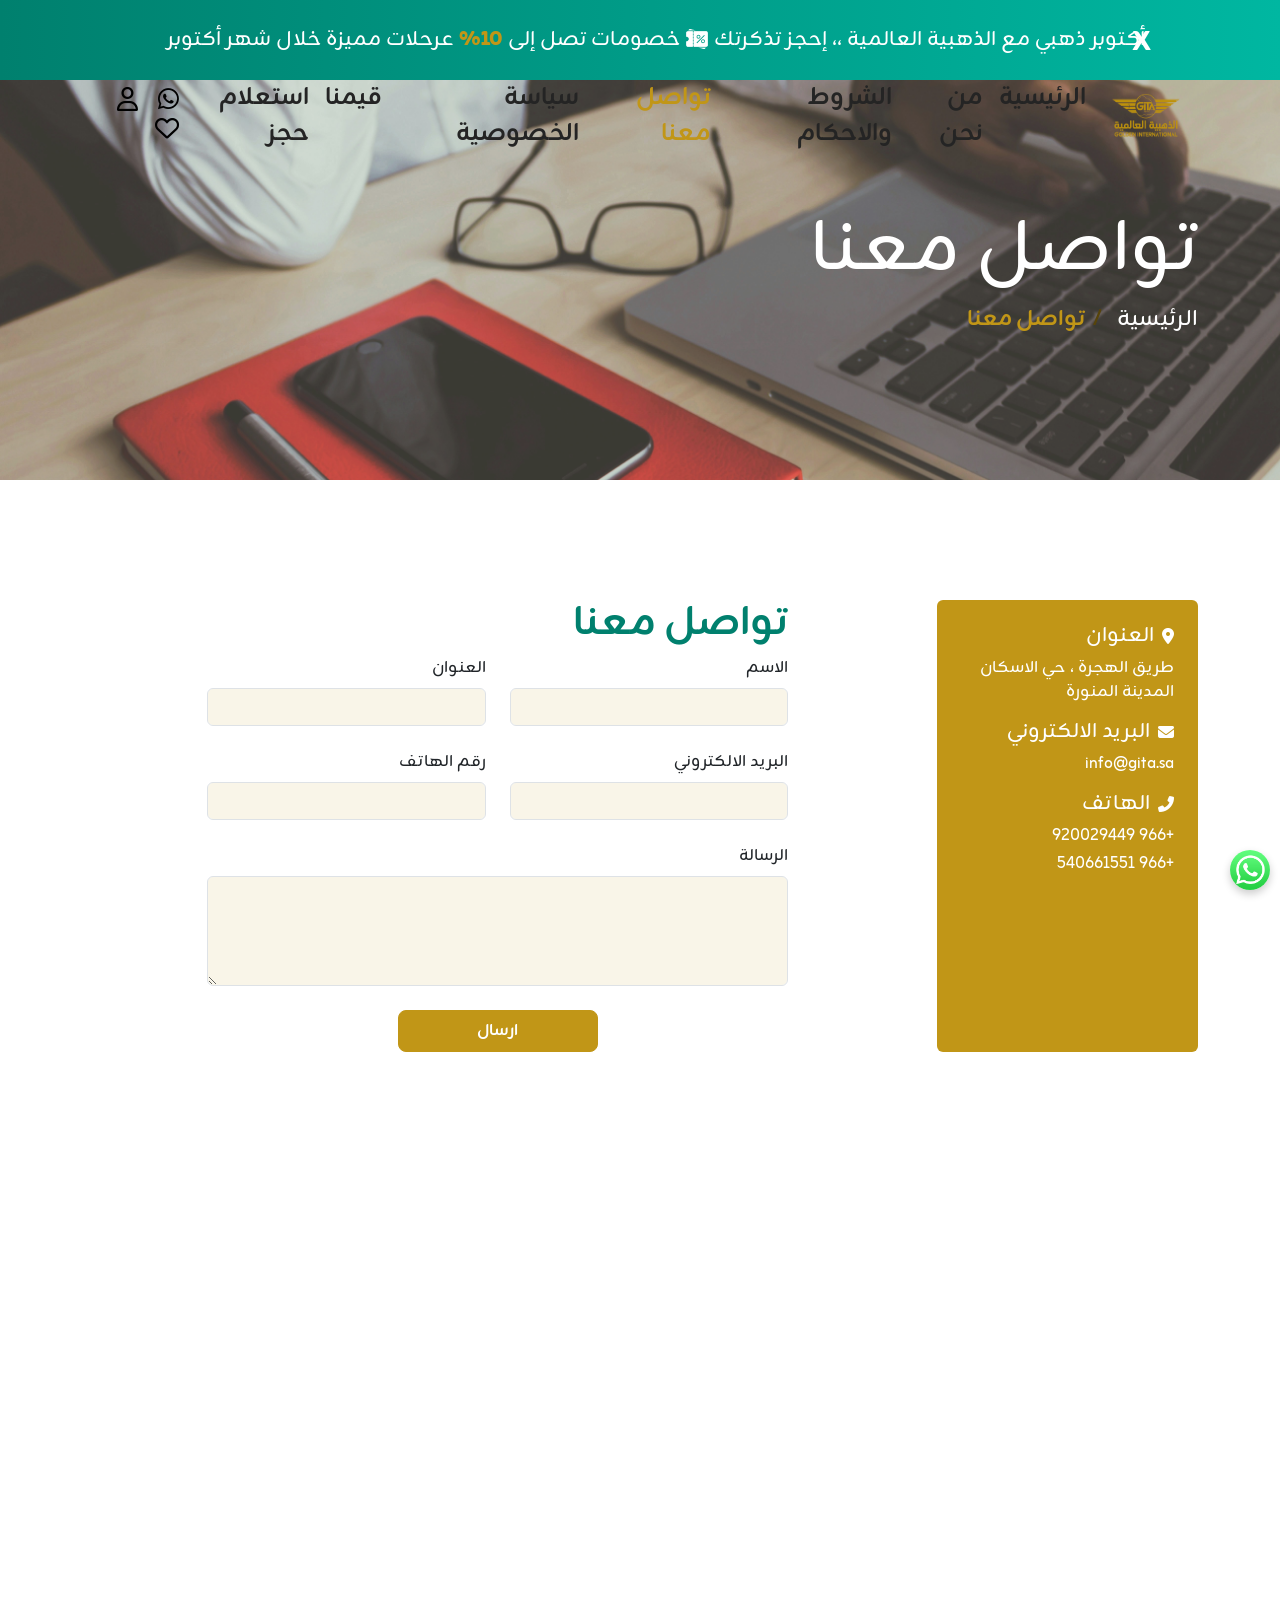
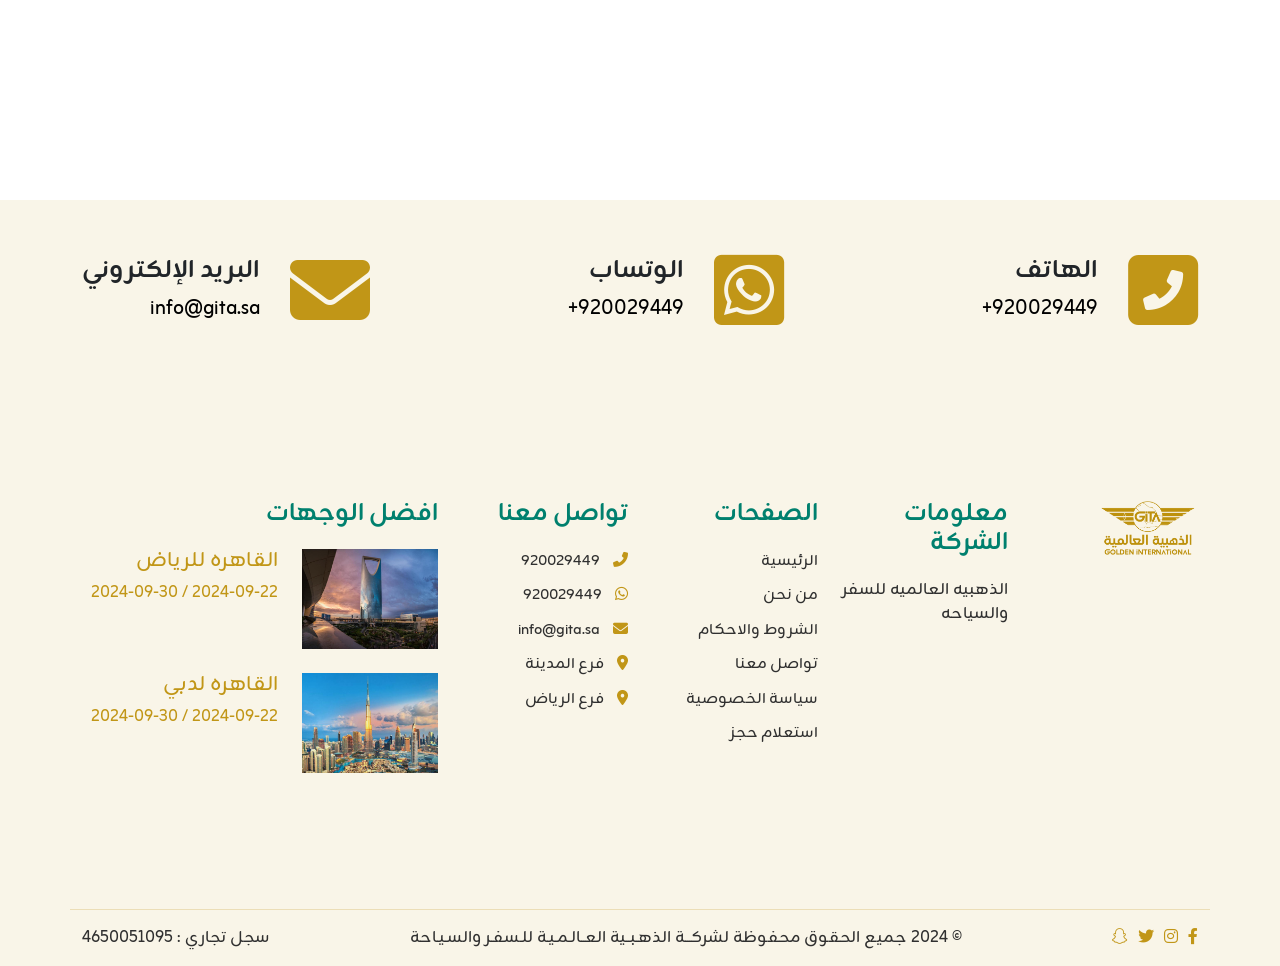
<file: pages/contact-us.html>
<!DOCTYPE html>
<html lang="ar" dir="rtl">
  <head>
    <meta charset="UTF-8" />
    <meta name="viewport" content="width=device-width, initial-scale=1.0" />
    <title>الذهبية العالمية للسياحة</title>
    <link rel="icon" href="../images/logo.png" type="image/x-icon" />
    <link rel="stylesheet" href="../css/bootstrap.min.css" />
    <link rel="stylesheet" href="../css/bootstrap.rtl.min.css" />
    <link rel="stylesheet" href="../css/all.min.css" />
    <link
      rel="stylesheet"
      href="https://cdnjs.cloudflare.com/ajax/libs/animate.css/4.1.1/animate.min.css"
    />
    <link rel="stylesheet" href="../css/styles.css" />
  </head>

  <body>
    <!-- Start Preloader HTML -->
    <div id="preloader">
      <div class="loading-container">
        <img src="../images/logo.png" alt="Logo" />
      </div>
    </div>
    <!-- End Preloader HTML -->

    <!-- Start Topbar Alert -->
    <div
      id="alert"
      class="topbar alert d-none d-md-flex justify-content-center align-items-center alert-dismissible show m-0 text-center border-0 rounded-0"
      role="alert"
    >
      <div class="container position-relative">
        أكتوبر ذهبي مع الذهبية العالمية ،، إحجز تذكرتك
        <img src="../images/topbar.png" alt="" loading="lazy" />
        خصومات تصل إلى <span>10%</span> عرحلات مميزة خلال شهر أكتوبر
        <button
          type="button"
          id="closeAlert"
          class="btn-close"
          data-bs-dismiss="alert"
          aria-label="Close"
        >
          x
        </button>
      </div>
    </div>
    <!-- End Topbar Alert -->

    <!--Start Navbar -->
    <nav id="navbar" class="navbar navbar-expand-lg default-background">
      <div class="container">
        <a id="navbar-brand" class="navbar-brand" href="../index.html">
          <img class="img-fluid" src="../images/logo.png" alt="Logo" />
        </a>
        <button
          class="navbar-toggler"
          type="button"
          data-bs-toggle="offcanvas"
          data-bs-target="#offcanvasNavbar"
          aria-controls="offcanvasNavbar"
        >
          <span class="navbar-toggler-icon"></span>
        </button>
        <div
          class="offcanvas offcanvas-start flex-column flex-lg-row align-items-center justify-content-between"
          id="offcanvasNavbar"
        >
          <button
            class="btn-close d-lg-none ms-auto me-3"
            type="button"
            data-bs-dismiss="offcanvas"
            aria-label="Close"
          ></button>
          <ul class="navbar-nav mb-4 mb-lg-0 ms-0 mx-lg-auto">
            <li class="nav-item">
              <a class="nav-link" href="../index.html">الرئيسية</a>
            </li>
            <li class="nav-item">
              <a class="nav-link" href="./mn-nhn.html">من نحن</a>
            </li>
            <li class="nav-item">
              <a class="nav-link" href="./alshrwt-walahkam.html"
                >الشروط والاحكام</a
              >
            </li>
            <li class="nav-item">
              <a class="nav-link active" href="#">تواصل معنا</a>
            </li>
            <li class="nav-item">
              <a class="nav-link" href="./privacy-policy.html"
                >سياسة الخصوصية</a
              >
            </li>
            <li class="nav-item">
              <a class="nav-link" href="#">قيمنا</a>
            </li>
            <li class="nav-item">
              <a
                class="nav-link"
                href="#"
                data-bs-toggle="modal"
                data-bs-target="#bookingInquiryModal"
                >استعلام حجز</a
              >
            </li>
          </ul>
          <div class="header-icons" title="واتساب">
            <a href="https://wa.me/+966920029449" target="_blank">
              <i class="fab fa-whatsapp"></i>
            </a>
            <a href="#" class="mx-3" title="تسجيل الدخول">
              <i class="fa-regular fa-user"></i>
            </a>
            <a href="#"><i class="far fa-heart" title="المفضلة"></i></a>
          </div>
        </div>
      </div>
    </nav>
    <!-- End Navbar -->

    <!-- Header Start -->
    <header class="page-header contact-us-header">
      <div class="header-overlay"></div>
      <div class="container">
        <div class="header-content">
          <h1>تواصل معنا</h1>
          <nav aria-label="breadcrumb">
            <ol class="breadcrumb">
              <li class="breadcrumb-item">
                <a href="../index.html">الرئيسية</a>
              </li>
              <li class="breadcrumb-item active fw-bold" aria-current="page">
                تواصل معنا
              </li>
            </ol>
          </nav>
        </div>
      </div>
    </header>
    <!-- Header End -->

    <!-- Start Contact Form Section -->
    <div class="contact-form section-padding pb-0">
      <div class="container wow animate__animated animate__fadeInUp">
        <div class="contact-form">
          <div class="row flex-column-reverse flex-md-row">
            <div class="col-md-3">
              <div class="contact-info rounded p-4">
                <div class="contact_wrap">
                  <div class="d-flex align-items-center mb-2">
                    <i class="fas fa-map-marker-alt ms-0 me-2"></i>
                    <h5 class="mb-0">العنوان</h5>
                  </div>
                  <div class="contact_content">
                    <p>طريق الهجرة ، حي الاسكان <br />المدينة المنورة</p>
                  </div>
                </div>
                <div class="contact_wrap">
                  <div class="d-flex align-items-center mb-2">
                    <i class="fas fa-envelope ms-0 me-2"></i>
                    <h5 class="mb-0">البريد الالكتروني</h5>
                  </div>
                  <div class="contact_content">
                    <ul class="list-unstyled">
                      <li>info@gita.sa</li>
                    </ul>
                  </div>
                </div>
                <div class="contact_wrap">
                  <div class="d-flex align-items-center mb-2">
                    <i class="fas fa-phone-alt ms-0 me-2"></i>
                    <h5 class="mb-0">الهاتف</h5>
                  </div>
                  <div class="contact_content">
                    <ul class="list-unstyled">
                      <li class="mb-1">+966 920029449</li>
                      <li class="mb-1">+966 540661551</li>
                    </ul>
                  </div>
                </div>
              </div>
            </div>

            <div class="col-md-9 mb-4 mb-md-0">
              <form>
                <h2 class="section-title mb-2">تواصل معنا</h2>
                <div class="row">
                  <div class="form-group col-md-6 mb-4">
                    <label for="#name" class="form-label">الاسم</label>
                    <input type="text" id="name" class="form-control" />
                    <div class="help-block with-errors"></div>
                  </div>

                  <div class="form-group col-md-6 mb-4">
                    <label for="#address" class="form-label">العنوان</label>
                    <input type="text" id="address" class="form-control" />
                    <div class="help-block with-errors"></div>
                  </div>

                  <div class="form-group col-md-6 mb-4">
                    <label for="#email" class="form-label"
                      >البريد الالكتروني</label
                    >
                    <input
                      type="email"
                      id="email"
                      class="form-control"
                      required
                    />
                    <div class="help-block with-errors"></div>
                  </div>

                  <div class="form-group col-md-6 mb-4">
                    <label for="#phone" class="form-label">رقم الهاتف</label>
                    <input type="tel" id="phone" class="form-control" />
                    <div class="help-block with-errors"></div>
                  </div>

                  <div class="form-group col-md-12 mb-4">
                    <label for="#msg" class="form-label">الرسالة</label>
                    <textarea id="msg" rows="4" class="form-control"></textarea>
                    <div class="help-block with-errors"></div>
                  </div>

                  <div class="col-md-12 text-center">
                    <button type="submit" class="btn btn-main">ارسال</button>
                  </div>
                </div>
              </form>
            </div>
          </div>
        </div>
      </div>
    </div>
    <!-- End Contact Form Section -->

    <!-- Google Map Section Start -->
    <div class="google-map section-padding">
      <div class="container wow animate__animated animate__fadeInUp">
        <iframe
          class="map"
          id="map"
          title="realestate location"
          src="https://www.google.com/maps/embed?pb=!1m14!1m8!1m3!1d14528.638545449921!2d39.6477833!3d24.4452462!3m2!1i1024!2i768!4f13.1!3m3!1m2!1s0x15bdbfd08c6794f1%3A0x8973c5d7f49238dc!2z2KfZhNmI2YPYp9mE2Kkg2KfZhNiw2YfYqNmK2Kkg2KfZhNi52KfZhNmF2YrYqSDZhNmE2LPZgdixINmI2KfZhNiz2YrYp9it2Kk!5e0!3m2!1sen!2seg!4v1716407713165!5m2!1sen!2seg"
          allowfullscreen=""
          style="height: 500px; width: 100%"
        ></iframe>
      </div>
    </div>
    <!-- End Google Map Section -->

    <div class="footer-contact">
      <div class="container wow animate__animated animate__fadeInUp">
        <div class="d-flex flex-column flex-md-row justify-content-between">
          <div
            class="footer-contact-box d-flex align-items-center justify-content-between"
          >
            <div class="contact-icon-box">
              <i class="fa-solid fa-square-phone-flip"></i>
            </div>
            <div class="footer-contact-info">
              <h3>الهاتف</h3>
              <a href="tel:920029449">920029449+</a>
            </div>
          </div>
          <div
            class="footer-contact-box d-flex align-items-center justify-content-between"
          >
            <div class="contact-icon-box">
              <i class="fa-brands fa-square-whatsapp"></i>
            </div>
            <div class="footer-contact-info">
              <h3>الوتساب</h3>
              <a href="https://wa.me/+966920029449" target="_blank"
                >920029449+</a
              >
            </div>
          </div>
          <div
            class="footer-contact-box d-flex align-items-center justify-content-between"
          >
            <div class="contact-icon-box">
              <i class="fas fa-envelope"></i>
            </div>
            <div class="footer-contact-info">
              <h3>البريد الإلكتروني</h3>
              <a href="mailto:info@gita.sa">info@gita.sa</a>
            </div>
          </div>
        </div>
      </div>
    </div>

    <!-- Start Footer Section -->
    <footer class="section-padding">
      <div class="container">
        <div class="row">
          <div class="col-6 col-md-2 mb-2">
            <img
              class="img-fluid"
              src="../images/logo.png"
              alt=""
              width="100px"
            />
          </div>
          <div class="col-6 col-md-2 mb-2">
            <h4>معلومات الشركة</h4>
            <p>الذهبيه العالميه للسفر والسياحه</p>
          </div>
          <div class="col-6 col-md-2">
            <h4>الصفحات</h4>
            <ul class="list-unstyled">
              <li><a href="../index.html">الرئيسية</a></li>
              <li><a href="./mn-nhn.html">من نحن</a></li>
              <li><a href="./alshrwt-walahkam.html">الشروط والاحكام</a></li>
              <li><a href="#">تواصل معنا</a></li>
              <li><a href="./privacy-policy.html">سياسة الخصوصية</a></li>
              <li>
                <a
                  href="#"
                  data-bs-toggle="modal"
                  data-bs-target="#bookingInquiryModal"
                  >استعلام حجز</a
                >
              </li>
            </ul>
          </div>
          <div class="col-6 col-md-2">
            <h4>تواصل معنا</h4>
            <ul class="list-unstyled">
              <li>
                <a href="tel:920029449"
                  ><i class="fa-solid fa-phone-flip"></i> 920029449</a
                >
              </li>
              <li>
                <a href="https://wa.me/+966920029449" target="_blank"
                  ><i class="fab fa-whatsapp"></i> 920029449</a
                >
              </li>
              <li>
                <a href="mailto:info@gita.sa"
                  ><i class="fas fa-envelope"></i> info@gita.sa</a
                >
              </li>
              <li>
                <a
                  target="_blank"
                  href="https://www.google.com/maps/place/%D8%A7%D9%84%D8%B0%D9%87%D8%A8%D9%8A%D8%A9+%D8%A7%D9%84%D8%B9%D8%A7%D9%84%D9%85%D9%8A%D8%A9+%D9%84%D9%84%D8%B3%D9%81%D8%B1+%D9%88%D8%A7%D9%84%D8%B3%D9%8A%D8%A7%D8%AD%D8%A9%E2%80%AD/@24.5753293,46.698213,659m/data=!3m2!1e3!4b1!4m6!3m5!1s0x3e2f0f00341dcb43:0x7050a1667f20747a!8m2!3d24.5753244!4d46.6956381!16s%2Fg%2F11y5vhjp39?hl=ar&entry=ttu&g_ep=EgoyMDI0MTAwNS4yIKXMDSoASAFQAw%3D%3D"
                >
                  <i class="fas fa-map-marker-alt"></i>
                  <span>فرع المدينة</span>
                </a>
              </li>
              <li>
                <a
                  target="_blank"
                  href="https://www.google.com/maps/place/%D8%A7%D9%84%D8%B0%D9%87%D8%A8%D9%8A%D8%A9+%D8%A7%D9%84%D8%B9%D8%A7%D9%84%D9%85%D9%8A%D8%A9+%D9%84%D9%84%D8%B3%D9%81%D8%B1+%D9%88%D8%A7%D9%84%D8%B3%D9%8A%D8%A7%D8%AD%D8%A9%E2%80%AD/@24.5753244,46.6956381,3624m/data=!3m1!1e3!4m6!3m5!1s0x3e2f0f00341dcb43:0x7050a1667f20747a!8m2!3d24.5753244!4d46.6956381!16s%2Fg%2F11y5vhjp39?entry=tts&g_ep=EgoyMDI0MDkwOC4wKgBIAVAD"
                >
                  <i class="fas fa-map-marker-alt"></i>
                  <span>فرع الرياض</span>
                </a>
              </li>
            </ul>
          </div>
          <div class="col-md-4">
            <h4>افضل الوجهات</h4>
            <div class="footer-blog">
              <div class="media d-flex gap-4 mb-4">
                <div class="img-part">
                  <a
                    href="index.html?originLocationCode=MED&amp;destinationLocationCode=RUH&amp;departureDate=2024-09-22&amp;returnDate=2024-09-30&amp;adults=1&amp;children=&amp;infants=&amp;travelClass=ECONOMY"
                    ><img
                      src="../images/flights/destination/ruh.jpg"
                      class="img-fluid blur-up lazyload"
                      alt=""
                      style="height: 100px"
                  /></a>
                </div>
                <div class="media-body">
                  <h5>القاهره للرياض</h5>
                  <p>2024-09-22 / 2024-09-30</p>
                </div>
              </div>
              <div class="media d-flex gap-4">
                <div class="img-part rounded5">
                  <a
                    href="index.html?originLocationCode=MED&amp;destinationLocationCode=DXB&amp;departureDate=2024-09-22&amp;returnDate=2024-09-30&amp;adults=1&amp;children=&amp;infants=&amp;travelClass=ECONOMY"
                    ><img
                      src="../images/flights/destination/dxb.jpg"
                      class="img-fluid blur-up lazyload"
                      alt=""
                      style="height: 100px"
                  /></a>
                </div>
                <div class="media-body">
                  <h5>القاهره لدبي</h5>
                  <p>2024-09-22 / 2024-09-30</p>
                </div>
              </div>
            </div>
          </div>
        </div>
      </div>
    </footer>
    <!-- End Footer Section -->

    <!-- Start Copy Right -->
    <div class="copyright py-3">
      <div
        class="container d-flex flex-column flex-md-row justify-content-between align-items-center"
      >
        <div class="footer-social mb-2 mb-md-0">
          <ul class="list-unstyled d-flex mb-0">
            <li>
              <a href="https://www.facebook.com/gita2sa"
                ><i class="fab fa-facebook-f"></i
              ></a>
            </li>
            <li>
              <a href="https://www.instagram.com/gita2sa/"
                ><i class="fab fa-instagram"></i
              ></a>
            </li>
            <li>
              <a href="https://x.com/gita2sa"><i class="fab fa-twitter"></i></a>
            </li>
            <li>
              <a href="https://www.snapchat.com/add/gita2sa/"
                ><i class="fab fa-snapchat"></i
              ></a>
            </li>
          </ul>
        </div>
        <p class="mb-2 mb-md-0 text-center">
          &copy; 2024 جميع الحقوق محفوظة لشركـــة الذهـبــية العــالـمـيـة
          للـسفـر والسـيـاحة
        </p>
        <p class="mb-0">سجل تجاري : 4650051095</p>
      </div>
    </div>
    <!-- End Copy Right -->

    <!-- Start booking Inquiry Modal -->
    <div
      class="modal fade"
      id="bookingInquiryModal"
      tabindex="-1"
      aria-labelledby="bookingInquiryModalLabel"
      aria-hidden="true"
    >
      <div class="modal-dialog">
        <div class="modal-content">
          <div class="modal-header">
            <h5 class="modal-title" id="bookingInquiryModalLabel">
              استعلام حجز
            </h5>
            <button
              type="button"
              class="btn-close"
              data-bs-dismiss="modal"
              aria-label="Close"
            ></button>
          </div>
          <div class="modal-body">
            <form
              id="inq-form"
              action="https://gita.sa/pages/inquiry"
              method="GET"
            >
              <div class="mb-3">
                <label for="pnr" class="form-label">رقم الحجز</label>
                <input
                  type="text"
                  class="form-control"
                  id="pnr"
                  name="pnr"
                  required
                />
              </div>
              <div class="mb-3">
                <label for="lastName" class="form-label">الاسم الاخير</label>
                <input
                  type="text"
                  class="form-control"
                  id="lastName"
                  name="lastName"
                  required
                />
              </div>
            </form>
          </div>
          <div class="modal-footer">
            <button
              type="button"
              class="btn btn-secondary"
              data-bs-dismiss="modal"
            >
              الغاء
            </button>
            <button form="inq-form" type="submit" class="btn btn-main btn-sm">
              استعلام
            </button>
          </div>
        </div>
      </div>
    </div>

    <div class="whatsapp-float d-flex">
      <a href="https://wa.me/+966920029449" target="_blank">
        <img src="../images/whatsapp.png" alt="WhatsApp" />
      </a>
    </div>

    <script src="../js/bootstrap.bundle.min.js"></script>
    <script src="https://cdnjs.cloudflare.com/ajax/libs/wow/1.1.2/wow.min.js"></script>
    <script src="../js/jquery.min.js"></script>
    <script src="../js/main.js"></script>
  </body>
</html>
</file>
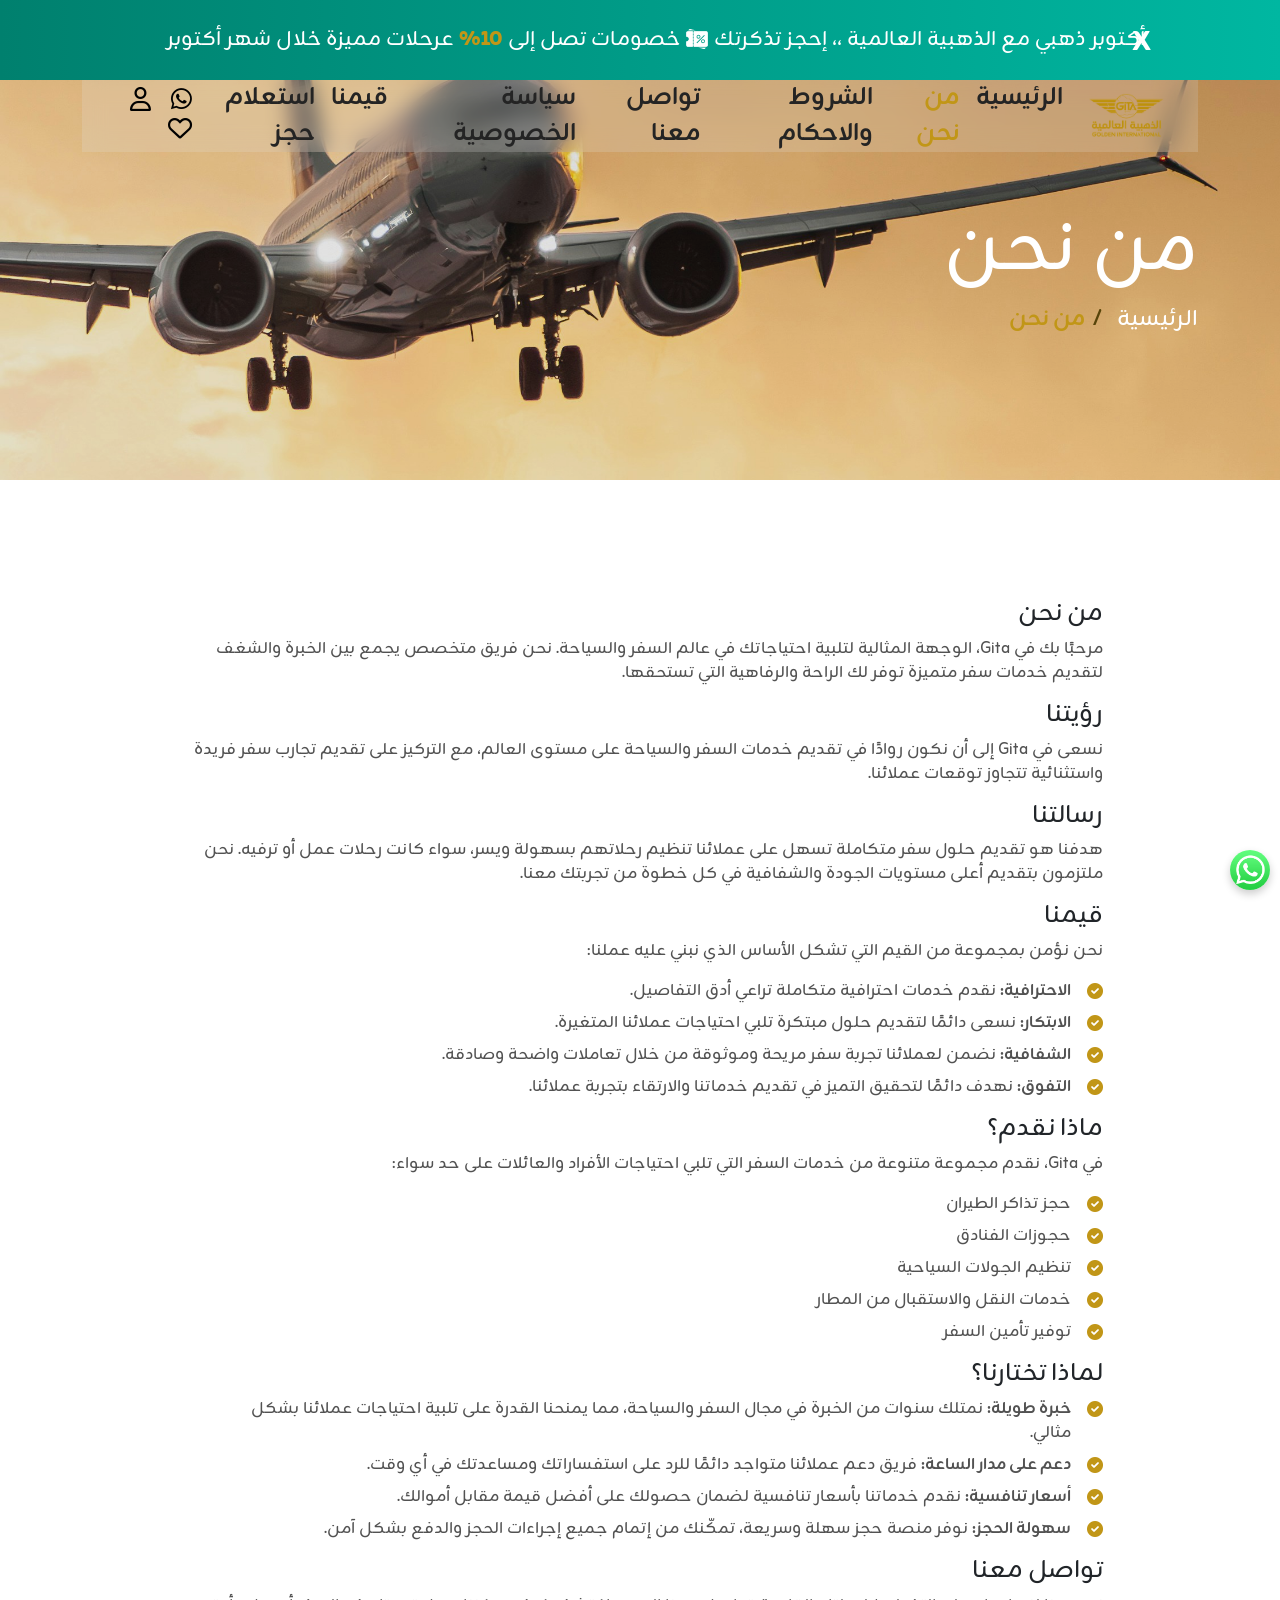
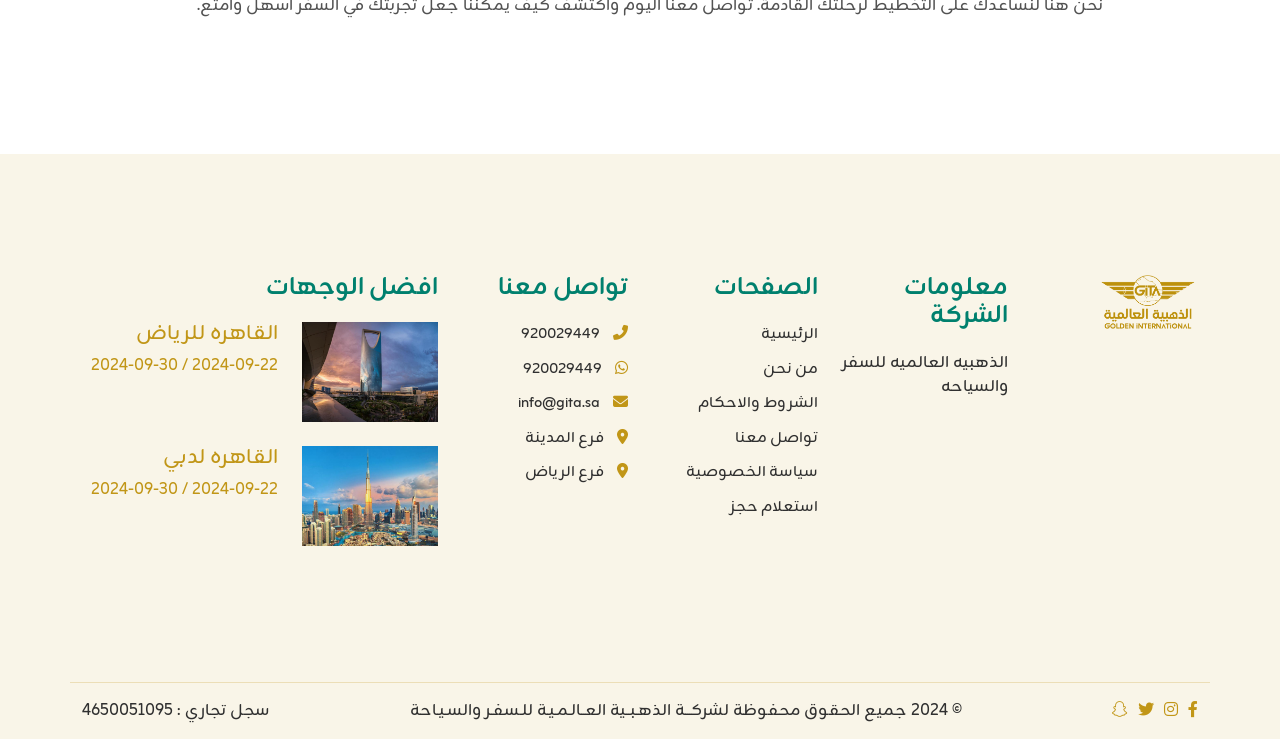
<file: pages/mn-nhn.html>
<!DOCTYPE html>
<html lang="ar" dir="rtl">
  <head>
    <meta charset="UTF-8" />
    <meta name="viewport" content="width=device-width, initial-scale=1.0" />
    <title>الذهبية العالمية للسياحة</title>
    <link rel="icon" href="../images/logo.png" type="image/x-icon" />
    <link rel="stylesheet" href="../css/bootstrap.min.css" />
    <link rel="stylesheet" href="../css/bootstrap.rtl.min.css" />
    <link rel="stylesheet" href="../css/all.min.css" />
    <link rel="stylesheet" href="../css/styles.css" />
  </head>

  <body>
    <!-- Start Preloader HTML -->
    <div id="preloader">
      <div class="loading-container">
        <img src="../images/logo.png" alt="Logo" />
      </div>
    </div>
    <!-- End Preloader HTML -->

    <!-- Start Topbar Alert -->
    <div
      id="alert"
      class="topbar alert d-none d-md-flex justify-content-center align-items-center alert-dismissible show m-0 text-center border-0 rounded-0"
      role="alert"
    >
      <div class="container position-relative">
        أكتوبر ذهبي مع الذهبية العالمية ،، إحجز تذكرتك
        <img src="../images/topbar.png" alt="" loading="lazy" />
        خصومات تصل إلى <span>10%</span> عرحلات مميزة خلال شهر أكتوبر
        <button
          type="button"
          id="closeAlert"
          class="btn-close"
          data-bs-dismiss="alert"
          aria-label="Close"
        >
          x
        </button>
      </div>
    </div>
    <!-- End Topbar Alert -->

    <!--Start Navbar -->
    <nav id="navbar" class="navbar navbar-expand-lg">
      <div class="container h-100">
        <div
          class="navbar-container d-flex justify-content-between align-items-center"
        >
          <a id="navbar-brand" class="navbar-brand" href="../index.html">
            <img src="../images/logo.png" alt="Logo" loading="lazy" />
          </a>
          <button
            class="navbar-toggler"
            type="button"
            data-bs-toggle="offcanvas"
            data-bs-target="#offcanvasNavbar"
            aria-controls="offcanvasNavbar"
          >
            <span class="navbar-toggler-icon"></span>
          </button>
          <div
            class="offcanvas offcanvas-top flex-column flex-lg-row align-items-center justify-content-between"
            id="offcanvasNavbar"
          >
            <button
              class="btn-close d-lg-none ms-auto me-3"
              type="button"
              data-bs-dismiss="offcanvas"
              aria-label="Close"
            ></button>
            <ul class="navbar-nav mb-4 mb-lg-0 mx-lg-auto">
              <li class="nav-item">
                <a class="nav-link" href="../index.html">الرئيسية</a>
              </li>
              <li class="nav-item">
                <a class="nav-link active" href="./mn-nhn.html">من نحن</a>
              </li>
              <li class="nav-item">
                <a class="nav-link" href="./alshrwt-walahkam.html"
                  >الشروط والاحكام</a
                >
              </li>
              <li class="nav-item">
                <a class="nav-link" href="./contact-us.html">تواصل معنا</a>
              </li>
              <li class="nav-item">
                <a class="nav-link" href="./privacy-policy.html"
                  >سياسة الخصوصية</a
                >
              </li>
              <li class="nav-item">
                <a class="nav-link" href="#">قيمنا</a>
              </li>
              <li class="nav-item">
                <a
                  class="nav-link"
                  href="#"
                  data-bs-toggle="modal"
                  data-bs-target="#bookingInquiryModal"
                  >استعلام حجز</a
                >
              </li>
            </ul>
            <div class="header-icons ms-6">
              <a
                href="https://wa.me/+966920029449"
                target="_blank"
                title="واتساب"
              >
                <i class="fab fa-whatsapp"></i>
              </a>
              <a href="#" class="mx-3" title="تسجيل الدخول">
                <i class="fa-regular fa-user"></i>
              </a>
              <a href="#"><i class="far fa-heart" title="المفضلة"></i></a>
            </div>
          </div>
        </div>
      </div>
    </nav>
    <!-- End Navbar -->

    <!-- Header Start -->
    <header class="page-header mn-nhn-header">
      <div class="header-overlay"></div>
      <div class="container">
        <div class="header-content">
          <h1>من نحن</h1>
          <nav aria-label="breadcrumb">
            <ol class="breadcrumb">
              <li class="breadcrumb-item">
                <a href="../index.html">الرئيسية</a>
              </li>
              <li class="breadcrumb-item active fw-bold" aria-current="page">
                من نحن
              </li>
            </ol>
          </nav>
        </div>
      </div>
    </header>
    <!-- Header End -->

    <!-- Start Mn Nhn Page Content -->
    <div class="mn-nhn-content section-padding">
      <div class="container">
        <div class="row">
          <div class="col-md-10 offset-md-1">
            <div class="mn-nhn-wrap">
              <h4>من نحن</h4>
              <p>
                مرحبًا بك في Gita، الوجهة المثالية لتلبية احتياجاتك في عالم
                السفر والسياحة. نحن فريق متخصص يجمع بين الخبرة والشغف لتقديم
                خدمات سفر متميزة توفر لك الراحة والرفاهية التي تستحقها.
              </p>
            </div>

            <div class="mn-nhn-wrap">
              <h4>رؤيتنا</h4>
              <p>
                نسعى في Gita إلى أن نكون روادًا في تقديم خدمات السفر والسياحة
                على مستوى العالم، مع التركيز على تقديم تجارب سفر فريدة
                واستثنائية تتجاوز توقعات عملائنا.
              </p>
            </div>

            <div class="mn-nhn-wrap">
              <h4>رسالتنا</h4>
              <p>
                هدفنا هو تقديم حلول سفر متكاملة تسهل على عملائنا تنظيم رحلاتهم
                بسهولة ويسر، سواء كانت رحلات عمل أو ترفيه. نحن ملتزمون بتقديم
                أعلى مستويات الجودة والشفافية في كل خطوة من تجربتك معنا.
              </p>
            </div>

            <div class="mn-nhn-wrap">
              <h4>قيمنا</h4>
              <p>
                نحن نؤمن بمجموعة من القيم التي تشكل الأساس الذي نبني عليه عملنا:
              </p>
              <ul>
                <li>
                  <span class="fw-bold">الاحترافية:</span> نقدم خدمات احترافية
                  متكاملة تراعي أدق التفاصيل.
                </li>
                <li>
                  <span class="fw-bold">الابتكار:</span> نسعى دائمًا لتقديم حلول
                  مبتكرة تلبي احتياجات عملائنا المتغيرة.
                </li>
                <li>
                  <span class="fw-bold">الشفافية:</span> نضمن لعملائنا تجربة سفر
                  مريحة وموثوقة من خلال تعاملات واضحة وصادقة.
                </li>
                <li>
                  <span class="fw-bold">التفوق:</span> نهدف دائمًا لتحقيق التميز
                  في تقديم خدماتنا والارتقاء بتجربة عملائنا.
                </li>
              </ul>
            </div>

            <div class="mn-nhn-wrap">
              <h4>ماذا نقدم؟</h4>
              <p>
                في Gita، نقدم مجموعة متنوعة من خدمات السفر التي تلبي احتياجات
                الأفراد والعائلات على حد سواء:
              </p>
              <ul>
                <li>حجز تذاكر الطيران</li>
                <li>حجوزات الفنادق</li>
                <li>تنظيم الجولات السياحية</li>
                <li>خدمات النقل والاستقبال من المطار</li>
                <li>توفير تأمين السفر</li>
              </ul>
            </div>

            <div class="mn-nhn-wrap">
              <h4>لماذا تختارنا؟</h4>
              <ul>
                <li>
                  <span class="fw-bold">خبرة طويلة:</span> نمتلك سنوات من الخبرة
                  في مجال السفر والسياحة، مما يمنحنا القدرة على تلبية احتياجات
                  عملائنا بشكل مثالي.
                </li>
                <li>
                  <span class="fw-bold">دعم على مدار الساعة:</span> فريق دعم
                  عملائنا متواجد دائمًا للرد على استفساراتك ومساعدتك في أي وقت.
                </li>
                <li>
                  <span class="fw-bold">أسعار تنافسية:</span> نقدم خدماتنا
                  بأسعار تنافسية لضمان حصولك على أفضل قيمة مقابل أموالك.
                </li>
                <li>
                  <span class="fw-bold">سهولة الحجز:</span> نوفر منصة حجز سهلة
                  وسريعة، تمكّنك من إتمام جميع إجراءات الحجز والدفع بشكل آمن.
                </li>
              </ul>
            </div>

            <div class="mn-nhn-wrap">
              <h4>تواصل معنا</h4>
              <p>
                نحن هنا لنساعدك على التخطيط لرحلتك القادمة. تواصل معنا اليوم
                واكتشف كيف يمكننا جعل تجربتك في السفر أسهل وأمتع.
              </p>
            </div>
          </div>
        </div>
      </div>
    </div>
    <!-- End Mn Nhn Page content -->

    <!-- Start Footer Section -->
    <footer class="section-padding">
      <div class="container">
        <div class="row">
          <div class="col-6 col-md-2 mb-2">
            <img
              class="img-fluid"
              src="../images/logo.png"
              alt=""
              width="100px"
            />
          </div>
          <div class="col-6 col-md-2 mb-2">
            <h4>معلومات الشركة</h4>
            <p>الذهبيه العالميه للسفر والسياحه</p>
          </div>
          <div class="col-6 col-md-2">
            <h4>الصفحات</h4>
            <ul class="list-unstyled">
              <li><a href="../index.html">الرئيسية</a></li>
              <li><a href="#">من نحن</a></li>
              <li><a href="./alshrwt-walahkam.html">الشروط والاحكام</a></li>
              <li><a href="./contact-us.html">تواصل معنا</a></li>
              <li><a href="./privacy-policy.html">سياسة الخصوصية</a></li>
              <li>
                <a
                  href="#"
                  data-bs-toggle="modal"
                  data-bs-target="#bookingInquiryModal"
                  >استعلام حجز</a
                >
              </li>
            </ul>
          </div>
          <div class="col-6 col-md-2">
            <h4>تواصل معنا</h4>
            <ul class="list-unstyled">
              <li>
                <a href="tel:920029449"
                  ><i class="fa-solid fa-phone-flip"></i> 920029449</a
                >
              </li>
              <li>
                <a href="https://wa.me/+966920029449" target="_blank"
                  ><i class="fab fa-whatsapp"></i> 920029449</a
                >
              </li>
              <li>
                <a href="mailto:info@gita.sa"
                  ><i class="fas fa-envelope"></i> info@gita.sa</a
                >
              </li>
              <li>
                <a
                  target="_blank"
                  href="https://www.google.com/maps/place/%D8%A7%D9%84%D8%B0%D9%87%D8%A8%D9%8A%D8%A9+%D8%A7%D9%84%D8%B9%D8%A7%D9%84%D9%85%D9%8A%D8%A9+%D9%84%D9%84%D8%B3%D9%81%D8%B1+%D9%88%D8%A7%D9%84%D8%B3%D9%8A%D8%A7%D8%AD%D8%A9%E2%80%AD/@24.5753293,46.698213,659m/data=!3m2!1e3!4b1!4m6!3m5!1s0x3e2f0f00341dcb43:0x7050a1667f20747a!8m2!3d24.5753244!4d46.6956381!16s%2Fg%2F11y5vhjp39?hl=ar&entry=ttu&g_ep=EgoyMDI0MTAwNS4yIKXMDSoASAFQAw%3D%3D"
                >
                  <i class="fas fa-map-marker-alt"></i>
                  <span>فرع المدينة</span>
                </a>
              </li>
              <li>
                <a
                  target="_blank"
                  href="https://www.google.com/maps/place/%D8%A7%D9%84%D8%B0%D9%87%D8%A8%D9%8A%D8%A9+%D8%A7%D9%84%D8%B9%D8%A7%D9%84%D9%85%D9%8A%D8%A9+%D9%84%D9%84%D8%B3%D9%81%D8%B1+%D9%88%D8%A7%D9%84%D8%B3%D9%8A%D8%A7%D8%AD%D8%A9%E2%80%AD/@24.5753244,46.6956381,3624m/data=!3m1!1e3!4m6!3m5!1s0x3e2f0f00341dcb43:0x7050a1667f20747a!8m2!3d24.5753244!4d46.6956381!16s%2Fg%2F11y5vhjp39?entry=tts&g_ep=EgoyMDI0MDkwOC4wKgBIAVAD"
                >
                  <i class="fas fa-map-marker-alt"></i>
                  <span>فرع الرياض</span>
                </a>
              </li>
            </ul>
          </div>
          <div class="col-md-4">
            <h4>افضل الوجهات</h4>
            <div class="footer-blog">
              <div class="media d-flex gap-4 mb-4">
                <div class="img-part">
                  <a
                    href="index.html?originLocationCode=MED&amp;destinationLocationCode=RUH&amp;departureDate=2024-09-22&amp;returnDate=2024-09-30&amp;adults=1&amp;children=&amp;infants=&amp;travelClass=ECONOMY"
                    ><img
                      src="../images/flights/destination/ruh.jpg"
                      class="img-fluid blur-up lazyload"
                      alt=""
                      style="height: 100px"
                  /></a>
                </div>
                <div class="media-body">
                  <h5>القاهره للرياض</h5>
                  <p>2024-09-22 / 2024-09-30</p>
                </div>
              </div>
              <div class="media d-flex gap-4">
                <div class="img-part rounded5">
                  <a
                    href="index.html?originLocationCode=MED&amp;destinationLocationCode=DXB&amp;departureDate=2024-09-22&amp;returnDate=2024-09-30&amp;adults=1&amp;children=&amp;infants=&amp;travelClass=ECONOMY"
                    ><img
                      src="../images/flights/destination/dxb.jpg"
                      class="img-fluid blur-up lazyload"
                      alt=""
                      style="height: 100px"
                  /></a>
                </div>
                <div class="media-body">
                  <h5>القاهره لدبي</h5>
                  <p>2024-09-22 / 2024-09-30</p>
                </div>
              </div>
            </div>
          </div>
        </div>
      </div>
    </footer>
    <!-- End Footer Section -->

    <!-- Start Copy Right -->
    <div class="copyright py-3">
      <div
        class="container d-flex flex-column flex-md-row justify-content-between align-items-center"
      >
        <div class="footer-social mb-2 mb-md-0">
          <ul class="list-unstyled d-flex mb-0">
            <li>
              <a href="https://www.facebook.com/gita2sa"
                ><i class="fab fa-facebook-f"></i
              ></a>
            </li>
            <li>
              <a href="https://www.instagram.com/gita2sa/"
                ><i class="fab fa-instagram"></i
              ></a>
            </li>
            <li>
              <a href="https://x.com/gita2sa"><i class="fab fa-twitter"></i></a>
            </li>
            <li>
              <a href="https://www.snapchat.com/add/gita2sa/"
                ><i class="fab fa-snapchat"></i
              ></a>
            </li>
          </ul>
        </div>
        <p class="mb-2 mb-md-0 text-center">
          &copy; 2024 جميع الحقوق محفوظة لشركـــة الذهـبــية العــالـمـيـة
          للـسفـر والسـيـاحة
        </p>
        <p class="mb-0">سجل تجاري : 4650051095</p>
      </div>
    </div>
    <!-- End Copy Right -->

    <!-- Start booking Inquiry Modal -->
    <div
      class="modal fade"
      id="bookingInquiryModal"
      tabindex="-1"
      aria-labelledby="bookingInquiryModalLabel"
      aria-hidden="true"
    >
      <div class="modal-dialog">
        <div class="modal-content">
          <div class="modal-header">
            <h5 class="modal-title" id="bookingInquiryModalLabel">
              استعلام حجز
            </h5>
            <button
              type="button"
              class="btn-close"
              data-bs-dismiss="modal"
              aria-label="Close"
            ></button>
          </div>
          <div class="modal-body">
            <form
              id="inq-form"
              action="https://gita.sa/pages/inquiry"
              method="GET"
            >
              <div class="mb-3">
                <label for="pnr" class="form-label">رقم الحجز</label>
                <input
                  type="text"
                  class="form-control"
                  id="pnr"
                  name="pnr"
                  required
                />
              </div>
              <div class="mb-3">
                <label for="lastName" class="form-label">الاسم الاخير</label>
                <input
                  type="text"
                  class="form-control"
                  id="lastName"
                  name="lastName"
                  required
                />
              </div>
            </form>
          </div>
          <div class="modal-footer">
            <button
              type="button"
              class="btn btn-secondary"
              data-bs-dismiss="modal"
            >
              الغاء
            </button>
            <button form="inq-form" type="submit" class="btn btn-main btn-sm">
              استعلام
            </button>
          </div>
        </div>
      </div>
    </div>

    <div class="whatsapp-float d-flex">
      <a href="https://wa.me/+966920029449" target="_blank">
        <img src="../images/whatsapp.png" alt="WhatsApp" />
      </a>
    </div>

    <script src="../js/bootstrap.bundle.min.js"></script>
    <script src="../js/jquery.min.js"></script>
    <script src="../js/main.js"></script>
  </body>
</html>
</file>
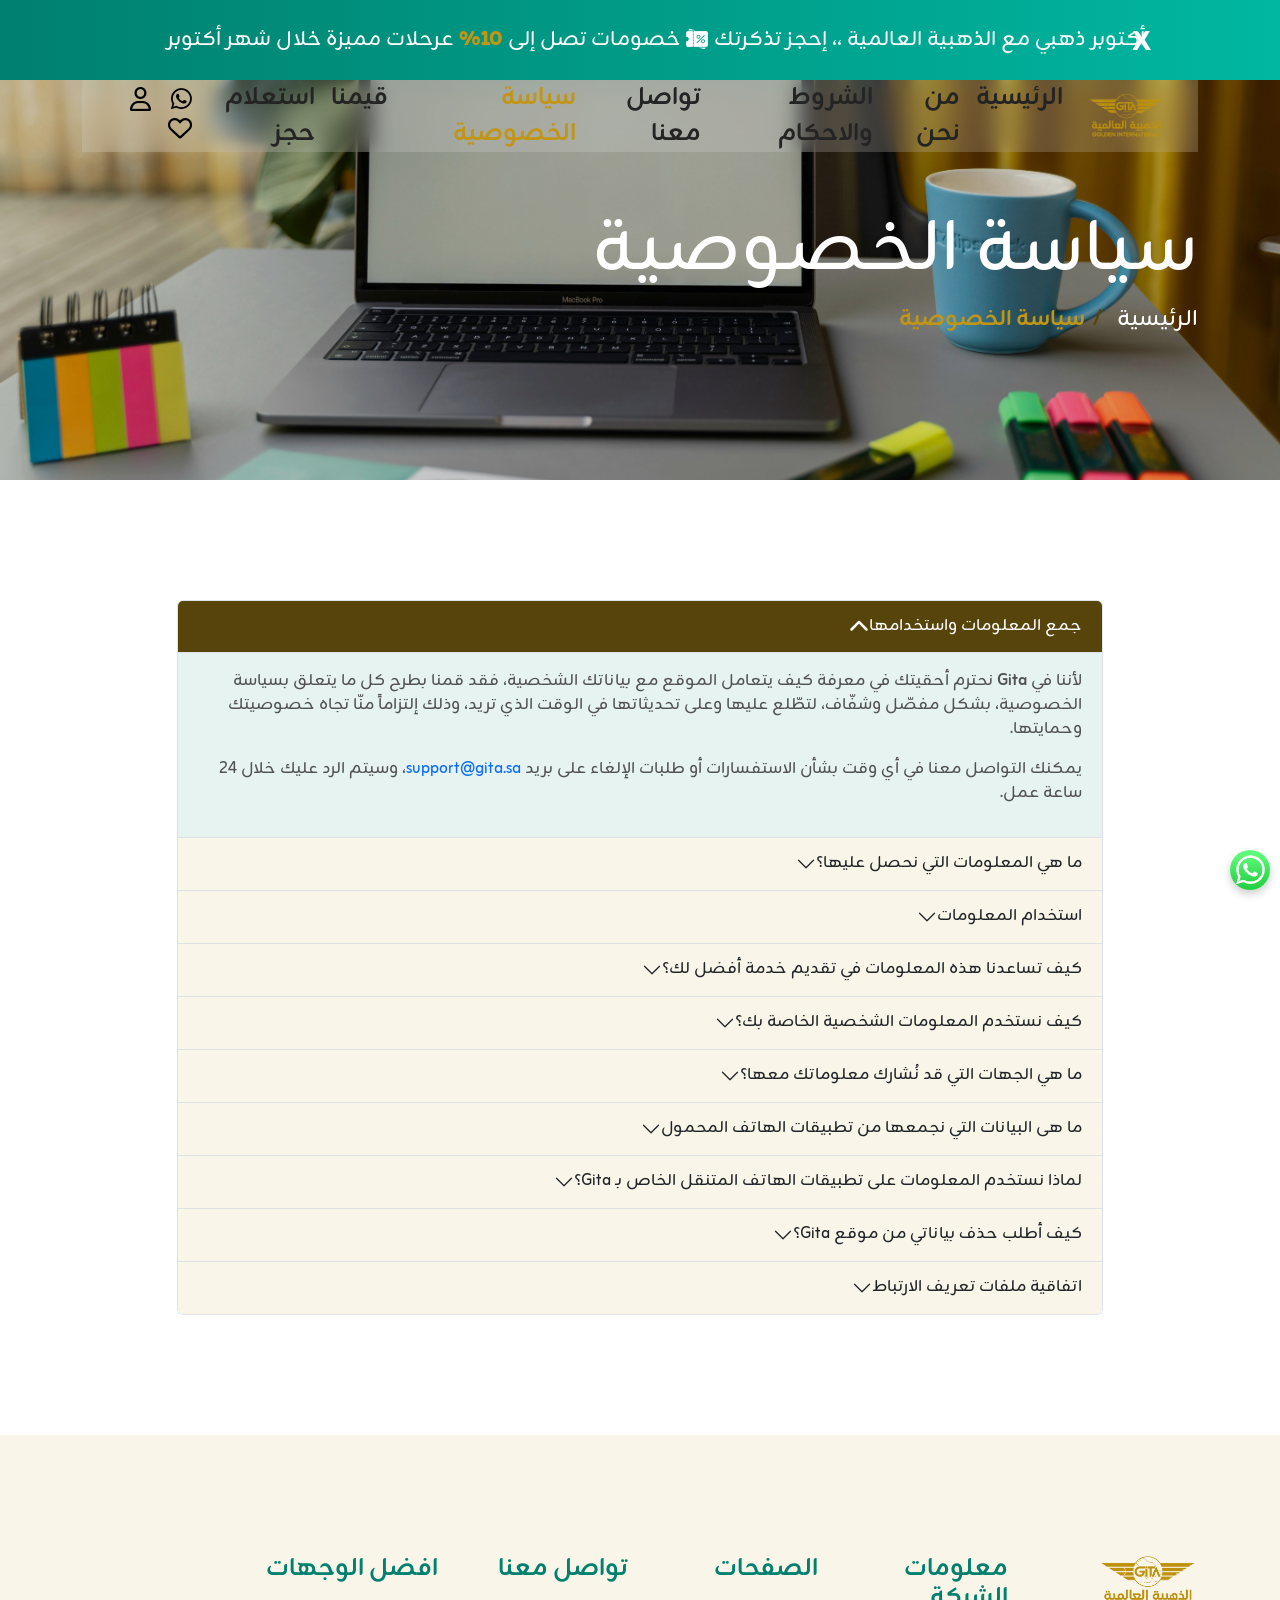
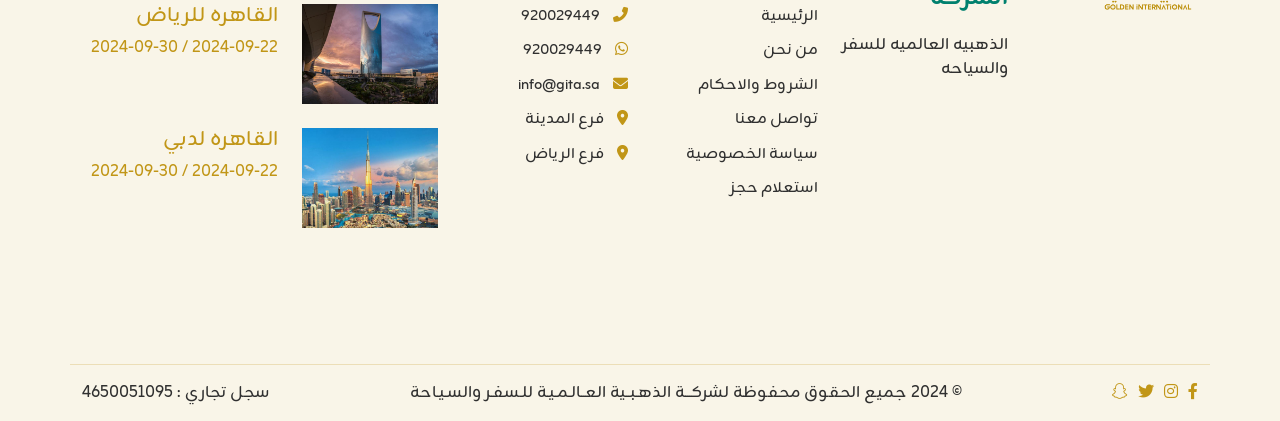
<file: pages/privacy-policy.html>
<!DOCTYPE html>
<html lang="ar" dir="rtl">
  <head>
    <meta charset="UTF-8" />
    <meta name="viewport" content="width=device-width, initial-scale=1.0" />
    <title>الذهبية العالمية للسياحة</title>
    <link rel="icon" href="../images/logo.png" type="image/x-icon" />
    <link rel="stylesheet" href="../css/bootstrap.min.css" />
    <link rel="stylesheet" href="../css/bootstrap.rtl.min.css" />
    <link rel="stylesheet" href="../css/all.min.css" />
    <link rel="stylesheet" href="../css/styles.css" />
  </head>

  <body>
    <!-- Start Preloader HTML -->
    <div id="preloader">
      <div class="loading-container">
        <img src="../images/logo.png" alt="Logo" />
      </div>
    </div>
    <!-- End Preloader HTML -->

    <!-- Start Topbar Alert -->
    <div
      id="alert"
      class="topbar alert d-none d-md-flex justify-content-center align-items-center alert-dismissible show m-0 text-center border-0 rounded-0"
      role="alert"
    >
      <div class="container position-relative">
        أكتوبر ذهبي مع الذهبية العالمية ،، إحجز تذكرتك
        <img src="../images/topbar.png" alt="" loading="lazy" />
        خصومات تصل إلى <span>10%</span> عرحلات مميزة خلال شهر أكتوبر
        <button
          type="button"
          id="closeAlert"
          class="btn-close"
          data-bs-dismiss="alert"
          aria-label="Close"
        >
          x
        </button>
      </div>
    </div>
    <!-- End Topbar Alert -->

    <!--Start Navbar -->
    <nav id="navbar" class="navbar navbar-expand-lg">
      <div class="container h-100">
        <div
          class="navbar-container d-flex justify-content-between align-items-center"
        >
          <a id="navbar-brand" class="navbar-brand" href="../index.html">
            <img src="../images/logo.png" alt="Logo" loading="lazy" />
          </a>
          <button
            class="navbar-toggler"
            type="button"
            data-bs-toggle="offcanvas"
            data-bs-target="#offcanvasNavbar"
            aria-controls="offcanvasNavbar"
          >
            <span class="navbar-toggler-icon"></span>
          </button>
          <div
            class="offcanvas offcanvas-top flex-column flex-lg-row align-items-center justify-content-between"
            id="offcanvasNavbar"
          >
            <button
              class="btn-close d-lg-none ms-auto me-3"
              type="button"
              data-bs-dismiss="offcanvas"
              aria-label="Close"
            ></button>
            <ul class="navbar-nav mb-4 mb-lg-0 mx-lg-auto">
              <li class="nav-item">
                <a class="nav-link" href="../index.html">الرئيسية</a>
              </li>
              <li class="nav-item">
                <a class="nav-link" href="./mn-nhn.html">من نحن</a>
              </li>
              <li class="nav-item">
                <a class="nav-link" href="./alshrwt-walahkam.html"
                  >الشروط والاحكام</a
                >
              </li>
              <li class="nav-item">
                <a class="nav-link" href="./contact-us.html">تواصل معنا</a>
              </li>
              <li class="nav-item">
                <a class="nav-link active" href="./privacy-policy.html"
                  >سياسة الخصوصية</a
                >
              </li>
              <li class="nav-item">
                <a class="nav-link" href="#">قيمنا</a>
              </li>
              <li class="nav-item">
                <a
                  class="nav-link"
                  href="#"
                  data-bs-toggle="modal"
                  data-bs-target="#bookingInquiryModal"
                  >استعلام حجز</a
                >
              </li>
            </ul>
            <div class="header-icons ms-6">
              <a
                href="https://wa.me/+966920029449"
                target="_blank"
                title="واتساب"
              >
                <i class="fab fa-whatsapp"></i>
              </a>
              <a href="#" class="mx-3" title="تسجيل الدخول">
                <i class="fa-regular fa-user"></i>
              </a>
              <a href="#"><i class="far fa-heart" title="المفضلة"></i></a>
            </div>
          </div>
        </div>
      </div>
    </nav>
    <!-- End Navbar -->

    <!-- Header Start -->
    <header class="page-header privacy-policy-header">
      <div class="header-overlay"></div>
      <div class="container">
        <div class="header-content">
          <h1>سياسة الخصوصية</h1>
          <nav aria-label="breadcrumb">
            <ol class="breadcrumb">
              <li class="breadcrumb-item">
                <a href="../index.html">الرئيسية</a>
              </li>
              <li class="breadcrumb-item active fw-bold" aria-current="page">
                سياسة الخصوصية
              </li>
            </ol>
          </nav>
        </div>
      </div>
    </header>
    <!-- Header End -->

    <!-- Start Privacy Policy Accordion -->
    <div class="page-accordion section-padding">
      <div class="container">
        <div class="row">
          <div class="col-md-10 offset-md-1">
            <!-- Start Accordion -->
            <div class="accordion" id="faq_accordion">
              <!-- Privacy Policy Item Start -->
              <div class="accordion-item">
                <h2 class="accordion-header" id="heading1">
                  <button
                    class="accordion-button"
                    type="button"
                    data-bs-toggle="collapse"
                    data-bs-target="#collapse1"
                    aria-expanded="true"
                    aria-controls="collapse1"
                  >
                    جمع المعلومات واستخدامها
                  </button>
                </h2>

                <div
                  id="collapse1"
                  class="accordion-collapse collapse show"
                  aria-labelledby="heading1"
                  data-bs-parent="#faq_accordion"
                >
                  <div class="accordion-body">
                    <p>
                      لأننا في <strong>Gita</strong> نحترم أحقيتك في معرفة كيف
                      يتعامل الموقع مع بياناتك الشخصية، فقد قمنا بطرح كل ما
                      يتعلق بسياسة الخصوصية، بشكل مفصّل وشفّاف، لتطّلع عليها
                      وعلى تحديثاتها في الوقت الذي تريد، وذلك إلتزاماً منّا تجاه
                      خصوصيتك وحمايتها.
                    </p>
                    <p>
                      يمكنك التواصل معنا في أي وقت بشأن الاستفسارات أو طلبات
                      الإلغاء على بريد
                      <a href="mailto:support@gita.sa">support@gita.sa</a>،
                      وسيتم الرد عليك خلال 24 ساعة عمل.
                    </p>
                  </div>
                </div>
              </div>
              <!-- Privacy Policy Item End -->

              <!-- Privacy Policy Item Start -->
              <div class="accordion-item">
                <h2 class="accordion-header" id="heading2">
                  <button
                    class="accordion-button collapsed"
                    type="button"
                    data-bs-toggle="collapse"
                    data-bs-target="#collapse2"
                    aria-expanded="true"
                    aria-controls="collapse2"
                  >
                    ما هي المعلومات التي نحصل عليها؟
                  </button>
                </h2>

                <div
                  id="collapse2"
                  class="accordion-collapse collapse"
                  aria-labelledby="heading2"
                  data-bs-parent="#faq_accordion"
                >
                  <div class="accordion-body">
                    <p>
                      معلومات شخصية معلومات المعاملات معلومات الحجز معلومات أخرى
                      مثل التفضيلات وخيارات الوجهة.
                    </p>
                  </div>
                </div>
              </div>
              <!-- Privacy Policy Item End -->

              <!-- Privacy Policy Item Start -->
              <div class="accordion-item">
                <h2 class="accordion-header" id="heading3">
                  <button
                    class="accordion-button collapsed"
                    type="button"
                    data-bs-toggle="collapse"
                    data-bs-target="#collapse3"
                    aria-expanded="true"
                    aria-controls="collapse3"
                  >
                    استخدام المعلومات
                  </button>
                </h2>

                <div
                  id="collapse3"
                  class="accordion-collapse collapse"
                  aria-labelledby="heading3"
                  data-bs-parent="#faq_accordion"
                >
                  <div class="accordion-body">
                    <p>
                      بعد تسجيلك على موقعنا، نقوم بإنشاء هوية افتراضية خاصة بك
                      لتسهيل إدارة الحجز، التواصل معك، وحل أي مشكلات في حجوزاتك.
                    </p>
                    <p>تُستخدم المعلومات للأغراض التالية:</p>
                    <p>
                      إجراء الحجوزات، معاملات الدفع، وإدارة الرحلات. تحسين تجربة
                      المستخدم وتخصيص الخدمات. تحليل حركة الموقع وإرسال إشعارات
                      مخصصة. تحسين خدمة العملاء وتقديم دعم فعال.
                    </p>
                  </div>
                </div>
              </div>
              <!-- Privacy Policy Item End -->

              <!-- Privacy Policy Item Start -->
              <div class="accordion-item">
                <h2 class="accordion-header" id="heading4">
                  <button
                    class="accordion-button collapsed"
                    type="button"
                    data-bs-toggle="collapse"
                    data-bs-target="#collapse4"
                    aria-expanded="true"
                    aria-controls="collapse4"
                  >
                    كيف تساعدنا هذه المعلومات في تقديم خدمة أفضل لك؟
                  </button>
                </h2>

                <div
                  id="collapse4"
                  class="accordion-collapse collapse"
                  aria-labelledby="heading4"
                  data-bs-parent="#faq_accordion"
                >
                  <div class="accordion-body">
                    <p>
                      نستخدم معلوماتك لتخصيص تجربتك وتحسين خدماتنا وتلبية
                      احتياجاتك. تشمل هذه الاستخدامات تقديم معلومات عن الرحلات،
                      تأكيدات الحجز، ودعم العملاء.
                    </p>
                  </div>
                </div>
              </div>
              <!-- Privacy Policy Item End -->

              <!-- Privacy Policy Item Start -->
              <div class="accordion-item">
                <h2 class="accordion-header" id="heading5">
                  <button
                    class="accordion-button collapsed"
                    type="button"
                    data-bs-toggle="collapse"
                    data-bs-target="#collapse5"
                    aria-expanded="true"
                    aria-controls="collapse5"
                  >
                    كيف نستخدم المعلومات الشخصية الخاصة بك؟
                  </button>
                </h2>

                <div
                  id="collapse5"
                  class="accordion-collapse collapse"
                  aria-labelledby="heading5"
                  data-bs-parent="#faq_accordion"
                >
                  <div class="accordion-body">
                    <p>
                      نستخدم المعلومات لتطوير وتحسين الخدمات التي نقدمها لك،
                      وكذلك لإطلاعك على المنتجات الجديدة والعروض الخاصة التي قد
                      تهمك.
                    </p>
                  </div>
                </div>
              </div>
              <!-- Privacy Policy Item End -->

              <!-- Privacy Policy Item Start -->
              <div class="accordion-item">
                <h2 class="accordion-header" id="heading6">
                  <button
                    class="accordion-button collapsed"
                    type="button"
                    data-bs-toggle="collapse"
                    data-bs-target="#collapse6"
                    aria-expanded="true"
                    aria-controls="collapse6"
                  >
                    ما هي الجهات التي قد نُشارك معلوماتك معها؟
                  </button>
                </h2>

                <div
                  id="collapse6"
                  class="accordion-collapse collapse"
                  aria-labelledby="heading6"
                  data-bs-parent="#faq_accordion"
                >
                  <div class="accordion-body">
                    <p>
                      مكاتب دعم العملاء. جهات خارجية لتوفير خدمات مثل التأمين أو
                      الاتصالات. المنظمات المشتركة في تفويض بطاقات الائتمان.
                      الشركات التابعة لنا لتقديم خدمات ذات صلة.
                    </p>
                  </div>
                </div>
              </div>
              <!-- Privacy Policy Item End -->

              <!-- Privacy Policy Item Start -->
              <div class="accordion-item">
                <h2 class="accordion-header" id="heading7">
                  <button
                    class="accordion-button collapsed"
                    type="button"
                    data-bs-toggle="collapse"
                    data-bs-target="#collapse7"
                    aria-expanded="true"
                    aria-controls="collapse7"
                  >
                    ما هى البيانات التي نجمعها من تطبيقات الهاتف المحمول
                  </button>
                </h2>

                <div
                  id="collapse7"
                  class="accordion-collapse collapse"
                  aria-labelledby="heading7"
                  data-bs-parent="#faq_accordion"
                >
                  <div class="accordion-body">
                    <p>
                      عند تثبيت واستخدام تطبيق <strong>Gita</strong>، نقوم بجمع
                      البيانات التالية:
                    </p>
                    <p>
                      المعلومات الشخصية: الاسم، البريد الإلكتروني، رقم الهاتف.
                      معلومات السفر: تفاصيل الرحلات والحجوزات. معلومات الحجز
                      والنشاط في التطبيق.
                    </p>
                  </div>
                </div>
              </div>
              <!-- Privacy Policy Item End -->

              <!-- Privacy Policy Item Start -->
              <div class="accordion-item">
                <h2 class="accordion-header" id="heading8">
                  <button
                    class="accordion-button collapsed"
                    type="button"
                    data-bs-toggle="collapse"
                    data-bs-target="#collapse8"
                    aria-expanded="true"
                    aria-controls="collapse8"
                  >
                    لماذا نستخدم المعلومات على تطبيقات الهاتف المتنقل الخاص بـ
                    Gita؟
                  </button>
                </h2>

                <div
                  id="collapse8"
                  class="accordion-collapse collapse"
                  aria-labelledby="heading8"
                  data-bs-parent="#faq_accordion"
                >
                  <div class="accordion-body">
                    <p>
                      نستخدم المعلومات على التطبيق لتلبية احتياجات حجوزاتك،
                      إرسال تفاصيل الرحلات، والتواصل معك في حال وجود مشكلة.
                      يمكنك التحكم في إعدادات خصوصيتك من خلال التطبيق.
                    </p>
                  </div>
                </div>
              </div>
              <!-- Privacy Policy Item End -->

              <!-- Privacy Policy Item Start -->
              <div class="accordion-item">
                <h2 class="accordion-header" id="heading9">
                  <button
                    class="accordion-button collapsed"
                    type="button"
                    data-bs-toggle="collapse"
                    data-bs-target="#collapse9"
                    aria-expanded="true"
                    aria-controls="collapse9"
                  >
                    كيف أطلب حذف بياناتي من موقع Gita؟
                  </button>
                </h2>

                <div
                  id="collapse9"
                  class="accordion-collapse collapse"
                  aria-labelledby="heading9"
                  data-bs-parent="#faq_accordion"
                >
                  <div class="accordion-body">
                    <p>لإرسال طلب حذف بياناتك، اتبع الخطوات التالية:</p>
                    <p>
                      أرسل بريدًا إلكترونيًا إلى
                      <a href="mailto:info@gita.sa">info@gita.sa</a> بعنوان "طلب
                      حذف بياناتي". أرفق في نص البريد: اسمك، بريدك الإلكتروني،
                      رقم هاتفك، وحسابك المطلوب حذفه.
                    </p>
                    <p>سيتم معالجة طلبك خلال يومي عمل.</p>
                  </div>
                </div>
              </div>
              <!-- Privacy Policy Item End -->

              <!-- Privacy Policy Item Start -->
              <div class="accordion-item">
                <h2 class="accordion-header" id="heading10">
                  <button
                    class="accordion-button collapsed"
                    type="button"
                    data-bs-toggle="collapse"
                    data-bs-target="#collapse10"
                    aria-expanded="true"
                    aria-controls="collapse10"
                  >
                    اتفاقية ملفات تعريف الارتباط
                  </button>
                </h2>

                <div
                  id="collapse10"
                  class="accordion-collapse collapse"
                  aria-labelledby="heading10"
                  data-bs-parent="#faq_accordion"
                >
                  <div class="accordion-body">
                    <p>
                      "ملفات تعريف الارتباط" هي تقنية نستخدمها لتخصيص تجربتك على
                      موقعنا. يمكنك إعداد متصفحك لقبول أو رفض ملفات تعريف
                      الارتباط وفقًا لاختياراتك.
                    </p>
                    <p>
                      نؤكد مجددًا على أن زيارتك لموقعنا أو استخدامك للتطبيق يعني
                      قبولك للتحديثات في سياسة الخصوصية. نوصي بمراجعتها بانتظام
                      للتأكد من معرفتك بالتغييرات.
                    </p>
                  </div>
                </div>
              </div>
              <!-- Privacy Policy Item End -->
            </div>
            <!-- End Accordion -->
          </div>
        </div>
      </div>
    </div>
    <!-- End Privacy Policy Accordion -->

    <!-- Start Footer Section -->
    <footer class="section-padding">
      <div class="container">
        <div class="row">
          <div class="col-6 col-md-2 mb-2">
            <img
              class="img-fluid"
              src="../images/logo.png"
              alt=""
              width="100px"
            />
          </div>
          <div class="col-6 col-md-2 mb-2">
            <h4>معلومات الشركة</h4>
            <p>الذهبيه العالميه للسفر والسياحه</p>
          </div>
          <div class="col-6 col-md-2">
            <h4>الصفحات</h4>
            <ul class="list-unstyled">
              <li><a href="../index.html">الرئيسية</a></li>
              <li><a href="./mn-nhn.html">من نحن</a></li>
              <li><a href="./alshrwt-walahkam.html">الشروط والاحكام</a></li>
              <li><a href="./contact-us.html">تواصل معنا</a></li>
              <li><a href="#">سياسة الخصوصية</a></li>
              <li>
                <a
                  href="#"
                  data-bs-toggle="modal"
                  data-bs-target="#bookingInquiryModal"
                  >استعلام حجز</a
                >
              </li>
            </ul>
          </div>
          <div class="col-6 col-md-2">
            <h4>تواصل معنا</h4>
            <ul class="list-unstyled">
              <li>
                <a href="tel:920029449"
                  ><i class="fa-solid fa-phone-flip"></i> 920029449</a
                >
              </li>
              <li>
                <a href="https://wa.me/+966920029449" target="_blank"
                  ><i class="fab fa-whatsapp"></i> 920029449</a
                >
              </li>
              <li>
                <a href="mailto:info@gita.sa"
                  ><i class="fas fa-envelope"></i> info@gita.sa</a
                >
              </li>
              <li>
                <a
                  target="_blank"
                  href="https://www.google.com/maps/place/%D8%A7%D9%84%D8%B0%D9%87%D8%A8%D9%8A%D8%A9+%D8%A7%D9%84%D8%B9%D8%A7%D9%84%D9%85%D9%8A%D8%A9+%D9%84%D9%84%D8%B3%D9%81%D8%B1+%D9%88%D8%A7%D9%84%D8%B3%D9%8A%D8%A7%D8%AD%D8%A9%E2%80%AD/@24.5753293,46.698213,659m/data=!3m2!1e3!4b1!4m6!3m5!1s0x3e2f0f00341dcb43:0x7050a1667f20747a!8m2!3d24.5753244!4d46.6956381!16s%2Fg%2F11y5vhjp39?hl=ar&entry=ttu&g_ep=EgoyMDI0MTAwNS4yIKXMDSoASAFQAw%3D%3D"
                >
                  <i class="fas fa-map-marker-alt"></i>
                  <span>فرع المدينة</span>
                </a>
              </li>
              <li>
                <a
                  target="_blank"
                  href="https://www.google.com/maps/place/%D8%A7%D9%84%D8%B0%D9%87%D8%A8%D9%8A%D8%A9+%D8%A7%D9%84%D8%B9%D8%A7%D9%84%D9%85%D9%8A%D8%A9+%D9%84%D9%84%D8%B3%D9%81%D8%B1+%D9%88%D8%A7%D9%84%D8%B3%D9%8A%D8%A7%D8%AD%D8%A9%E2%80%AD/@24.5753244,46.6956381,3624m/data=!3m1!1e3!4m6!3m5!1s0x3e2f0f00341dcb43:0x7050a1667f20747a!8m2!3d24.5753244!4d46.6956381!16s%2Fg%2F11y5vhjp39?entry=tts&g_ep=EgoyMDI0MDkwOC4wKgBIAVAD"
                >
                  <i class="fas fa-map-marker-alt"></i>
                  <span>فرع الرياض</span>
                </a>
              </li>
            </ul>
          </div>
          <div class="col-md-4">
            <h4>افضل الوجهات</h4>
            <div class="footer-blog">
              <div class="media d-flex gap-4 mb-4">
                <div class="img-part">
                  <a
                    href="index.html?originLocationCode=MED&amp;destinationLocationCode=RUH&amp;departureDate=2024-09-22&amp;returnDate=2024-09-30&amp;adults=1&amp;children=&amp;infants=&amp;travelClass=ECONOMY"
                    ><img
                      src="../images/flights/destination/ruh.jpg"
                      class="img-fluid blur-up lazyload"
                      alt=""
                      style="height: 100px"
                  /></a>
                </div>
                <div class="media-body">
                  <h5>القاهره للرياض</h5>
                  <p>2024-09-22 / 2024-09-30</p>
                </div>
              </div>
              <div class="media d-flex gap-4">
                <div class="img-part rounded5">
                  <a
                    href="index.html?originLocationCode=MED&amp;destinationLocationCode=DXB&amp;departureDate=2024-09-22&amp;returnDate=2024-09-30&amp;adults=1&amp;children=&amp;infants=&amp;travelClass=ECONOMY"
                    ><img
                      src="../images/flights/destination/dxb.jpg"
                      class="img-fluid blur-up lazyload"
                      alt=""
                      style="height: 100px"
                  /></a>
                </div>
                <div class="media-body">
                  <h5>القاهره لدبي</h5>
                  <p>2024-09-22 / 2024-09-30</p>
                </div>
              </div>
            </div>
          </div>
        </div>
      </div>
    </footer>
    <!-- End Footer Section -->

    <!-- Start Copy Right -->
    <div class="copyright py-3">
      <div
        class="container d-flex flex-column flex-md-row justify-content-between align-items-center"
      >
        <div class="footer-social mb-2 mb-md-0">
          <ul class="list-unstyled d-flex mb-0">
            <li>
              <a href="https://www.facebook.com/gita2sa"
                ><i class="fab fa-facebook-f"></i
              ></a>
            </li>
            <li>
              <a href="https://www.instagram.com/gita2sa/"
                ><i class="fab fa-instagram"></i
              ></a>
            </li>
            <li>
              <a href="https://x.com/gita2sa"><i class="fab fa-twitter"></i></a>
            </li>
            <li>
              <a href="https://www.snapchat.com/add/gita2sa/"
                ><i class="fab fa-snapchat"></i
              ></a>
            </li>
          </ul>
        </div>
        <p class="mb-2 mb-md-0 text-center">
          &copy; 2024 جميع الحقوق محفوظة لشركـــة الذهـبــية العــالـمـيـة
          للـسفـر والسـيـاحة
        </p>
        <p class="mb-0">سجل تجاري : 4650051095</p>
      </div>
    </div>
    <!-- End Copy Right -->

    <!-- Start booking Inquiry Modal -->
    <div
      class="modal fade"
      id="bookingInquiryModal"
      tabindex="-1"
      aria-labelledby="bookingInquiryModalLabel"
      aria-hidden="true"
    >
      <div class="modal-dialog">
        <div class="modal-content">
          <div class="modal-header">
            <h5 class="modal-title" id="bookingInquiryModalLabel">
              استعلام حجز
            </h5>
            <button
              type="button"
              class="btn-close"
              data-bs-dismiss="modal"
              aria-label="Close"
            ></button>
          </div>
          <div class="modal-body">
            <form
              id="inq-form"
              action="https://gita.sa/pages/inquiry"
              method="GET"
            >
              <div class="mb-3">
                <label for="pnr" class="form-label">رقم الحجز</label>
                <input
                  type="text"
                  class="form-control"
                  id="pnr"
                  name="pnr"
                  required
                />
              </div>
              <div class="mb-3">
                <label for="lastName" class="form-label">الاسم الاخير</label>
                <input
                  type="text"
                  class="form-control"
                  id="lastName"
                  name="lastName"
                  required
                />
              </div>
            </form>
          </div>
          <div class="modal-footer">
            <button
              type="button"
              class="btn btn-secondary"
              data-bs-dismiss="modal"
            >
              الغاء
            </button>
            <button form="inq-form" type="submit" class="btn btn-main btn-sm">
              استعلام
            </button>
          </div>
        </div>
      </div>
    </div>

    <div class="whatsapp-float d-flex">
      <a href="https://wa.me/+966920029449" target="_blank">
        <img src="../images/whatsapp.png" alt="WhatsApp" />
      </a>
    </div>

    <script src="../js/bootstrap.bundle.min.js"></script>
    <script src="../js/jquery.min.js"></script>
    <script src="../js/main.js"></script>
  </body>
</html>
</file>
<file: css/styles.css>
@import url("https://fonts.googleapis.com/css2?family=Roboto:ital,wght@0,100;0,300;0,400;0,500;0,700;0,900;1,100;1,300;1,400;1,500;1,700;1,900&family=Zain:wght@200;300;400;700;800;900&display=swap");

/* Start Variables */
:root {
  --main-color: #c19617;
  --dark-color: #57440a;
  --white-color: #ffffff;
  --black-color: #000000;
  --green-color: #00806e;
  --main-transition: all 0.3s ease-in;
  --bg-light: #f9f5e8;
  --text-color: #525252;
}

/* End Variables */

/* Start Global Styles */
html {
  scroll-behavior: smooth;
}

body {
  margin: 0;
  padding: 0;
  font-family: "Zain", sans-serif;
  overflow-x: hidden;
  color: #212529;
}

a {
  transition: color 0.3s ease;
  text-decoration: none;
}

/* End Global Styles */

/* Start Components */
.text-accent {
  color: var(--green-color);
}
.text-main {
  color: var(--main-color);
}
.section-padding {
  padding: 120px 0;
}

.section-title {
  font-size: 40px;
  font-weight: 700;
  color: var(--green-color);
  margin-bottom: 50px;
}

.section-desc {
  font-size: 18px;
  font-weight: 400;
  color: var(--dark-color);
  margin-bottom: 1.5rem;
}

.btn {
  width: 200px;
  max-width: 100%;
  padding-top: 0.5rem;
  padding-bottom: 0.5rem;
  max-height: 100%;
  font-size: 16px;
  font-weight: 700;
  border-radius: 8px;
  border: 1px solid var(--main-color) !important;
  box-shadow: none !important;
  transition: all 0.3s ease;
}

.btn-main {
  background-color: var(--main-color) !important;
  color: var(--white-color) !important;
}

.btn-main:hover {
  background-color: var(--white-color) !important;
  color: var(--main-color) !important;
}

.btn-secondary {
  background-color: var(--white-color) !important;
  color: var(--main-color) !important;
}

.btn-secondary:hover {
  background-color: var(--main-color) !important;
  color: var(--white-color) !important;
}

/* Form Component */
.form-label,
.form-control,
.form-check,
.form-select {
  font-size: 14px;
  outline: 0;
}

.form-control:focus,
.form-check:focus,
.form-select:focus {
  border-color: var(--main-color);
  box-shadow: 0 0 0 0.25rem rgba(190, 145, 12, 0.25);
}

.form-check-input:checked {
  background-color: var(--main-color);
  border-color: var(--main-color);
}

.form-check-input:focus {
  border-color: var(--main-color);
  box-shadow: 0 0 0 0.25rem rgba(190, 145, 12, 0.25);
}

/* Swiper Component */
.swiper-pagination-bullet {
  background: #ecdeb7;
  width: 14px;
  height: 14px;
  border: 1px solid #ccc;
}

.swiper-pagination-bullet-active {
  background-color: var(--main-color);
  border: 1px solid var(--main-color);
}

@media (max-width: 768px) {
  .section-title {
    font-size: 20px;
  }

  .section-padding {
    padding: 60px 0;
  }
}

/* End Components */

/* Satrt Preloader */
#preloader {
  position: fixed;
  top: 0;
  left: 0;
  right: 0;
  bottom: 0;
  background-color: #fff;
  z-index: 9999;
  display: flex;
  justify-content: center;
  align-items: center;
}

.loading-container {
  position: relative;
  width: 100px;
  height: 100px;
  display: flex;
  justify-content: center;
  align-items: center;
}

.loading-container::before {
  content: "";
  position: absolute;
  top: 0;
  left: 0;
  right: 0;
  bottom: 0;
  border: 3px solid transparent;
  border-top: 3px solid var(--main-color);
  border-right: 3px solid var(--main-color);
  border-radius: 50%;
  animation: spin 1s infinite linear;
}

.loading-container img {
  position: relative;
  width: 80px;
  z-index: 1031;
}

/* Spin animation */
@keyframes spin {
  0% {
    transform: rotate(0deg);
  }

  100% {
    transform: rotate(360deg);
  }
}

/* End Preloader */

/* topbar */
.topbar {
  background-color: var(--main-color);
  color: var(--white-color);
  font-size: 20px;
  height: 80px;
  background: linear-gradient(90deg, #00806e 0%, #00b7a1 100%);
}

.topbar span {
  color: var(--main-color);
  font-weight: 900;
}

.topbar .btn-close {
  background-image: none;
  width: 40px;
  height: 40px;
  line-height: 40px;
  top: 50%;
  right: 60px;
  transform: translateY(-50%);
  color: var(--white-color);
  border-radius: 50%;
  padding: 5px;
  font-size: 40px;
  font-weight: 700;
  opacity: 1;
}

/* Start Navbar */
.navbar {
  position: fixed;
  height: 80px;
  left: 0;
  right: 0;
  z-index: 1030;
  padding-top: 0 !important;
}

.navbar .navbar-container {
  width: 100%;
  height: 100%;
  backdrop-filter: blur(11px);
  padding-left: 1rem;
  padding-right: 1rem;
  background: rgb(230 230 230 / 20%);
}

.navbar .navbar-brand {
  display: inline-block;
  height: 56px;
}

.navbar .navbar-brand img {
  height: 100%;
}

.navbar .navbar-nav .nav-link {
  color: #242424;
  font-size: 24px;
  font-weight: 700;
}

.navbar .offcanvas a:hover,
.navbar .offcanvas a.active {
  color: var(--main-color);
}

.navbar .header-icons i {
  color: var(--black-color);
  font-size: 24px;
}

.navbar .offcanvas .btn-close {
  box-shadow: none;
  width: 0.5em;
  height: 0.5em;
}

.navbar .navbar-toggler {
  border-color: #c8a235;
  background: #c8a235;
  cursor: pointer;
}

.navbar .navbar-toggler-icon {
  background-image: url("../images/white-toggler-icon.svg");
}

.navbar-toggler:focus {
  box-shadow: none;
}

@media (max-width: 991px) {
  .navbar .offcanvas {
    border: 0;
    width: 100%;
    padding: 2rem 1rem;
    justify-content: start !important;
    align-items: start !important;
    margin-right: 0;
  }

  .offcanvas-backdrop {
    background-color: var(--white-color) !important;
    opacity: 1 !important;
    width: 100%;
  }

  .navbar .navbar-nav .nav-link,
  .navbar .header-icons i {
    font-size: 18px;
  }
}

/* End Navbar */

/*  Start Home Section */
#target-element {
  transition: background-image 0.3s ease-in-out;
}

.home-section {
  /* background-image: url("../images//backgrounds/home-header.png"); */
  height: calc(100vh - 80px);
  background-size: cover;
  background-position: center;
  background-repeat: no-repeat;
  padding-bottom: 50px;
}

.home-section .home-text {
  padding-top: 70px;
  color: var(--white-color);
}

.home-section .home-text h1 {
  font-size: 100px;
}

.home-section .home-text h1 span {
  color: var(--dark-color);
}

.home-section .home-text h2 {
  font-size: 50px;
  font-weight: 700;
  margin-bottom: 20px;
}

.home-section .home-text h2 span {
  color: var(--green-color);
}

.home-section .search-widget .widget-menu {
  background-color: var(--green-color) !important;
}

.home-section .search-widget .search-container {
  background-color: var(--white-color);
  padding: 1rem !important;
  border-bottom-right-radius: 7px;
  border-bottom-left-radius: 7px;
}

.home-section .nav-tabs .nav-item .nav-link {
  color: var(--white-color);
  font-weight: 600;
}

.home-section .nav-tabs .nav-item .nav-link.active {
  color: var(--main-color);
}

.home-section .nav-tabs .form-check {
  font-size: 15px;
  font-weight: 500;
  padding-right: 0;
}

.home-section .nav-tabs .form-check:focus {
  box-shadow: none;
}

.home-section .nav-tabs .form-check label,
.home-section .nav-tabs .form-check input {
  cursor: pointer;
}

.home-section #roundTrip .form-check {
  padding-top: 0.5rem !important;
}

.home-section form .form-check {
  padding-top: 38px !important;
}

.home-section .search-btn {
  margin-bottom: 6px !important;
}

@media (max-width: 991px) {
  .home-section {
    height: auto;
  }

  .home-section .home-text {
    position: static;
    width: 100%;
    padding-top: 120px;
  }

  .home-section .home-text h1 {
    font-size: 50px;
    line-height: 50px;
  }

  .home-section .home-text h2 {
    font-size: 25px;
  }

  .home-section .search-widget {
    position: static;
    width: 100%;
    height: auto;
  }

  .search-container .nav.nav-tabs>div {
    width: 50%;
  }
}

/*  End Home Section */
.swiper-second-features .swiper-slide-active {
  z-index: 1000;
  transform: scale(1.2) !important;
}
/* Statr Features Section */
.features-section {
  background-image: url("../images/backgrounds/features-section.jpg");
  background-size: cover;
  background-repeat: no-repeat;
  background-position: center;
  padding: 50px 0;
}
.second-features-section {
  background-image: url("../images/backgrounds/features-section.jpg");
  background-size: cover;
  background-repeat: no-repeat;
  background-position: center;
  margin-top: 100px;
  padding: 50px 0;
}
.second-features-section .swiper-features {
  position: relative;
  height: 350px;
}
.features-section .swiper-features {
  position: relative;
  height: 350px;
}

.slider-heading {
  display: flex;
  justify-content: space-between;
  align-items: center;
}

.features-section .swiper-button-next,
.features-section .swiper-button-prev {
  position: static !important;
  border: 1px solid var(--main-color);
  width: 40px;
  height: 40px;
  line-height: 40px;
  border-radius: 50%;
  background: transparent;
  padding: 10px;
  display: inline-flex;
  align-items: center;
  justify-content: center;
  margin-right: 10px;
  background: var(--main-color);
  /* Remove default background */
  color: var(--main-color) !important;
}

.features-section .swiper-button-next::after,
.features-section .swiper-button-prev::after {
  font-weight: 600;
  /* Make sure to use the solid icon */
  font-size: 16px;
  color: var(--bg-light);
}

.features-section .swiper-features .swiper-slide {
  max-height: 170px;
  width: 100%;
}

.features-section .swiper-features .swiper-slide img {
  width: 100%;
  height: 100%;
  border-radius: 12px !important;
  transition: transform 0.4s ease-in-out;
}

.features-section .swiper-slide:hover img {
  transform: scale(1.05);
}

@media (max-width: 991px) {
  .features-section {
    margin-top: 0;
  }
}

/* End Features Section */

/* Start Tourist Destinations Section */
.tourist-destinations .card {
  height: 400px;
  overflow: hidden;
  position: relative;
}

.tourist-destinations .card-img-overlay {
  background: linear-gradient(180deg,
      rgba(255, 255, 255, 0.25) 39.71%,
      rgba(255, 255, 255, 0.8) 65.32%);
  position: absolute;
  width: 100%;
  height: 100%;
  z-index: 100;
}

.tourist-destinations .card .card-content {
  overflow: hidden;
  color: var(--dark-color);
  font-size: 16px;
  font-weight: 400;
  transition: all 0.3s ease-in;
}

.tourist-destinations .card-content .card-title {
  font-size: 20px;
}

.tourist-destinations .card-content .card-start {
  font-weight: 700;
}

.tourist-destinations .card-content .card-price {
  color: var(--main-color);
}

.tourist-destinations .travel-line {
  position: absolute;
  width: 80px;
  top: 20px;
  right: 20px;
  z-index: 100;
}

/* End Tourist Destinations Section */

/* Start offers Section */
.offers-section {
  background-color: var(--bg-light);
}

.offers-section .offer-box {
  background-color: var(--white-color);
  transition: transform 0.3s, box-shadow 0.3s;
  overflow: hidden;
  display: flex;
  flex-direction: column;
  height: 100%;
  box-shadow: 0 2px 15px rgba(0 0 0 / 20%);
}

.offers-section .offer-box .card-body {
  flex-grow: 1;
}

.offers-section .offer-box:hover {
  transform: translateY(-10px);
}

.offers-section .offer-box .card-title {
  font-size: 18px;
  font-weight: 700;
  color: #242424;
  margin-bottom: 0;
}

.offers-section .offer-box .card-text {
  font-size: 14px;
  font-weight: 400;
  color: var(--text-color);
}

.offers-section .offer-box .fa-star {
  font-size: 14px;
}

.offers-section .offer-box p {
  display: -webkit-box;
  -webkit-line-clamp: 2;
  -webkit-box-orient: vertical;
  overflow: hidden;
  text-overflow: ellipsis;
  min-height: 3em;
}

/* End offers Section */

/* Start Popular Hotels*/
.popular-hotels .card {
  min-height: 510px;
  overflow: hidden;
  position: relative;
  box-shadow: 0px 0px 25px #e2e2e2;
}

/* End Popular Hotels */
/* Start first know Section */
.first-know .first-know-container {
  padding: 75px 16px;
  background-image: url("../images/backgrounds/first-know.jpg");
  background-size: cover;
  background-repeat: no-repeat;
  background-position: center;
  display: flex;
  flex-direction: column;
  justify-content: space-around;
  align-items: center;
}

.first-know .section-title {
  color: #303030;
  font-size: 30px;
}

.first-know p {
  font-size: 24px;
  font-weight: 400;
  color: var(--text-color);
}

/* End first know Section */

/* Start Reviews Section */
.reviews-section .swiper-reviews {
  cursor: grab;
  height: auto;
  height: 320px;
}

.reviews-section .swiper-reviews:active {
  cursor: grabbing;
}

.reviews-section .swiper-reviews .swiper-slide {
  position: relative;
  height: 220px;
  margin-top: 35px;
}

.reviews-section .swiper-reviews .swiper-slide::before {
  content: "\f10d";
  font-family: "Font Awesome 5 Free";
  font-weight: 900;
  font-size: 50px;
  position: absolute;
  top: -35px;
  right: 50%;
  transform: translateX(50%);
  color: var(--main-color);
}

.reviews-section .review-box {
  background: #f9f5e8;
  padding: 2rem;
}

.reviews-section .review-box p {
  font-size: 20px;
  font-weight: 400;
  color: #3f3d3d;
  margin-bottom: 2rem;
  display: -webkit-box;
  -webkit-line-clamp: 2;
  -webkit-box-orient: vertical;
  overflow: hidden;
  text-overflow: ellipsis;
  min-height: 3em;
}

.reviews-section .review-box hr {
  border-top: 1px solid #ecdeb7 !important;
}

.reviews-section .review-box .review-name {
  color: var(--main-color);
  font-size: 22px;
  font-weight: 700;
  margin-bottom: 0;
}

/* End Reviews Section */

/* Satrt contact-us Section */
.contact-us {
  background-image: url("../images/backgrounds/contact-section.jpeg");
  background-repeat: no-repeat;
  background-size: cover;
  background-position: center;
  background-attachment: fixed;
  position: relative;
  display: flex;
}

.contact-us .contact-overlay {
  position: absolute;
  width: 100%;
  height: 100%;
  top: 0;
  left: 0;
  background-color: #0082704d;
}

.contact-us .section-title {
  color: var(--white-color);
}

.contact-us .container {
  color: var(--white-color);
  z-index: 100;
}

.contact-us .form-label,
.contact-us .form-control {
  font-size: 16px;
}

@media (max-width: 768px) {
  .contact-us .contact-content {
    width: 100% !important;
  }

  .contact-us .contact-img {
    width: 100% !important;
  }
}

/* End contact-us Section */

/* start Mobile App Section */
.mobile-app {
  display: flex;
}

.mobile-app .mobile-info {
  width: 65%;
  color: #212529bf;
}

.mobile-app .section-title {
  color: var(--green-color);
}

.mobile-app ul li {
  color: #212529bf;
  margin-bottom: 10px;
}

.mobile-app ul li i {
  color: var(--main-color);
}

.mobile-app h5,
.mobile-app h6 {
  color: #212529;
}

.mobile-app .mobile-img {
  width: 35%;
}

.mobile-app .mobile-img img {
  border: 5px solid #008270;
}

@media (max-width: 768px) {
  .mobile-app {
    height: auto;
  }

  .mobile-app .mobile-info {
    width: 100% !important;
  }

  .mobile-app .mobile-img {
    width: 100% !important;
  }

  .mobile-app .mobile-img img {
    width: 48%;
  }
}

/* End Mobile App Section */

/* Start footer Section */
footer {
  background-color: var(--bg-light);
  color: #303030;
}

footer h4 {
  margin-bottom: 20px;
  font-weight: 700;
  color: var(--green-color);
}

footer ul li {
  margin-bottom: 10px;
}

footer ul li a {
  color: #303030;
  font-size: 15px;
}

footer ul li a:hover {
  color: var(--main-color);
}

footer ul li a i {
  margin-left: 10px;
  color: var(--main-color);
}

footer .media .media-body h5,
footer .media .media-body p {
  color: var(--main-color);
}

/* End Footer Section */

/* Start Copy Right */
.copyright {
  background-color: var(--bg-light);
  color: #303030;
}

.copyright .container {
  border-top: 1px solid #ecdeb7;
  padding-top: 1rem;
}

.footer-social ul li {
  margin-left: 10px;
}

.footer-social ul li a {
  color: var(--main-color);
}

.footer-social ul li a:hover {
  color: var(--main-color);
}

@media (max-width: 768px) {
  .copyright p {
    font-size: 14px;
  }
}

/* Start Copy Right */

/* Start whatsapp Mark */
.whatsapp-float {
  position: fixed;
  bottom: 10px;
  right: 10px;
  z-index: 200;
}

.whatsapp-float img {
  width: 40px;
  height: 40px;
  border-radius: 50%;
  box-shadow: 0 4px 8px rgba(0, 0, 0, 0.2);
  cursor: pointer;
}

/* End whatsapp Mark */

/* Start Search Page */

/* Start Search Form Section */
.search-form {
  background-color: var(--bg-light);
  padding-top: 100px;
}

.search-form form,
.search-form .time-box {
  background-color: var(--white-color);
}

.search-form .time-box {
  height: 100%;
}

.search-form .time-box .form-switch {
  padding-right: 0;
  position: relative;
  top: 50%;
  transform: translateY(-50%);
}

.search-form .time-box .form-check-input:focus {
  background-image: url("../images/switch-bg.svg");
}

.search-form .time-box .form-check-input:checked {
  background-image: url("../images/switch-bg-checked.svg");
}

.search-form .form-item {
  width: calc(100% / 6);
}

.search-form .form-item label {
  padding-right: 0.75rem;
}

/* End Search Form Section */

.search-with-filter {
  padding-bottom: 50px;
  background-color: var(--bg-light);
}

.search-with-filter .left-sidebar {
  background-color: var(--white-color);
}

.left-sidebar .filter-title,
.search-form .filter-title {
  font-weight: 600;
  text-transform: capitalize;
  color: #000;
}

.left-sidebar .collapse-title {
  position: relative;
  font-size: 16px;
  font-weight: 600;
  text-transform: capitalize;
  cursor: pointer;
  color: #000;
}

.left-sidebar .collapse-title::after {
  content: "-";
  position: absolute;
  display: block;
  top: 0;
  left: 0;
  padding: 5px 10px;
  background-color: #f9f9f9;
}

.left-sidebar .collapsed .collapse-title::after {
  content: "+" !important;
}

/* End Left Sidbar */

/* Start Results Search */
.results-search .flight-line-logo {
  width: 70px;
}

.results-search .flight-line-name {
  font-size: 16px;
  color: rgb(133, 151, 158);
  margin-left: 18px;
  margin-bottom: 0;
  text-align: center;
  margin: 0 10px;
}

.results-search .flight-line-name:first-child {
  color: rgb(58, 58, 58);
  font-weight: 600;
}

.results-search .airport-from h4,
.results-search .airport-to h4 {
  font-size: 25px;
  font-weight: bold;
  letter-spacing: 0.2px;
  color: rgb(58, 58, 58);
  line-height: 25px;
}

.results-search .airport-part {
  display: flex;
  flex-direction: column;
  align-items: center;
  justify-content: center;
  margin: 0 10px;
}

.results-search .airport-progress {
  display: flex;
  align-items: center;
  padding-bottom: 2px;
}

.results-search .fa-plane-departure,
.results-search .fa-plane-arrival {
  transform: scaleX(-1);
  color: var(--main-color);
}

.results-search .stop {
  display: flex;
  align-items: center;
  width: max-content;
}

.results-search .stop::before,
.results-search .stop::after {
  content: "";
  width: 50px;
  border-top: 1px dashed #ccc;
  margin: 0 10px;
}

.results-search .fa-plane-departure {
  display: inline-block;
}

.results-search .accordion-button {
  border: 0;
  margin-top: 1px solid var(--bg-light);
  background-color: white !important;
}

.results-search .accordion-button:focus {
  box-shadow: none;
}

.results-search .accordion-button::after {
  margin-left: 0px;
}

@media (max-width: 768px) {
  .search-form .form-item {
    width: 100%;
  }

  .results-search .lastPart {
    border-right: 0 !important;
  }
}

@media (min-width: 576px) and (max-width: 768px) {
  .search-form .form-item {
    width: calc(100% / 3 - 6px);
  }
}

/* End Results Search */
/* End Search Page */

/* Satrt Booking Page */
.booking {
  padding-top: 100px;
  padding-bottom: 100px;
}

/* Alert */
.booking .alert {
  margin-bottom: 1.5rem !important;
}

.booking .alert .fa-exclamation {
  width: 20px;
  height: 20px;
  line-height: 20px;
  text-align: center;
  background-color: rgb(255, 141, 25);
  color: var(--white-color);
  border-radius: 50%;
}

.booking .alert h4 {
  font-size: 16px;
  color: rgb(255, 141, 25);
  margin-bottom: 0;
}

.booking .alert p {
  font-size: 14px;
  margin-bottom: 0;
}

/* Booking Summary */
.booking .booking-summary .leave {
  font-size: 16px;
  font-weight: 700;
  color: rgb(51, 51, 51);
}

.booking .booking-summary .booking-date {
  font-size: 14px;
  font-weight: 400;
  color: rgb(133, 151, 158);
}

.booking-summary .summary-content .flight-line-logo {
  width: 30px;
  height: 30px;
}

.booking-summary .summary-content .airport-from h4,
.booking-summary .summary-content .airport-to h4 {
  font-size: 16px !important;
  margin-bottom: 0;
}

.booking-summary .summary-content .flight-time {
  font-size: 14px;
  font-weight: 400;
}

.booking-summary .summary-content .stop::before,
.booking-summary .summary-content .stop::after {
  width: 30px;
}

.booking .booking-summary .summary-footer {
  display: flex;
  justify-content: space-between;
  align-items: flex-end;
  font-size: 14px;
  font-weight: 400;
  color: rgb(133, 151, 158);
}

.popover {
  background-color: var(--dark-color);
  --bs-popover-arrow-color: transparent;
  /* Remove the default arrow color */
  --bs-popover-bg: var(--dark-color);
  /* Background color of the popover */
}

.popover .bags {
  color: var(--white-color);
  border-color: var(--white-color);
}

.popover .bags ul li {
  color: var(--white-color);
  font-size: 12px;
}

.booking .hr {
  display: block;
  border-top: 1px dashed #ccc;
  margin-top: 15px;
  margin-bottom: 15px;
}

/* Price Details */
.booking .price-details h4 {
  font-size: 18px;
  font-weight: 600;
  color: rgb(58, 58, 58);
}

@media (max-width: 768px) {
  .booking form {
    width: 100% !important;
  }
}

/* End Booking Page */

/* Start Pages Compomets */
.page-header {
  background-image: url("../images/backgrounds/banner-terms.jpg");
  background-size: cover;
  background-repeat: no-repeat;
  background-position: center;
  height: 400px;
  position: relative;
  padding-top: 30px;
  padding-bottom: 120px;
}

.header-overlay {
  position: absolute;
  width: 100%;
  height: 100%;
  top: 0;
  left: 0;
  background-color: rgba(0, 0, 0, 0.1);
}

.header-content {
  position: absolute;
  top: 50%;
  transform: translateY(-50%);
}

.header-content h1 {
  font-size: 70px;
  margin-bottom: 10px;
  color: var(--white-color);
}

.breadcrumb {
  font-size: 22px;
}

.breadcrumb .breadcrumb-item {
  color: var(--main-color);
}

.breadcrumb .breadcrumb-item a {
  color: var(--white-color);
}

.breadcrumb-item+.breadcrumb-item::before {
  color: var(--white-color);
}

.page-accordion .accordion-button::after {
  margin-left: 0;
}

.page-accordion .accordion-button {
  background-color: var(--bg-light);
}

.page-accordion .accordion-button:not(.collapsed) {
  background-color: var(--dark-color);
  color: var(--white-color);
}

.page-accordion .accordion-button:not(.collapsed)::after {
  background-image: url("../images/chevron-down-solid.svg");
}

.accordion-button:focus {
  box-shadow: none;
}

.accordion-item .accordion-body {
  color: var(--text-color);
}

/* Start Privacy Policy Page */
.privacy-policy-header {
  background-image: url("../images/backgrounds/privacy-policy.jpg");
}

/* End Privacy Policy Page */

/* Start Alshrwt Walahkam Page */
.alshrwt-walahkam-header {
  background-image: url("../images/backgrounds/banner-terms.jpg");
}

/* End Alshrwt Walahkam Page */

/* Start Contact Us Page */
.contact-us-header {
  background-image: url("../images/backgrounds/contact-us.jpg");
}

.contact-form {
  background-color: var(--white-color);
}

.contact-form .contact-info {
  background-color: var(--main-color);
  color: var(--white-color);
  height: 100%;
}

.contact-form .contact-info ul li {
  color: var(--white-color);
}

.contact-form form .form-control {
  background-color: var(--bg-light);
}

.contact-form .form-label,
.contact-form .form-control {
  font-size: 16px;
}

.contact-form form {
  width: 70%;
  margin-left: auto;
  margin-right: auto;
}

.footer-contact {
  background-color: var(--bg-light);
  padding: 50px 0;
}

.footer-contact .footer-contact-box i {
  font-size: 80px;
  margin-left: 30px;
  color: var(--main-color);
  border-radius: 30px;
}

.footer-contact .footer-contact-box h3 {
  font-size: 25px;
  font-weight: 700;
}

.footer-contact .footer-contact-box a {
  font-size: 20px;
  color: var(--black-color);
}

@media (max-width: 768px) {
  .contact-form form {
    width: 100% !important;
  }
}

/* End Contact Us Page */

/* Start Mn Nhn Page */
.mn-nhn-header {
  background-image: url("../images/backgrounds/about-us.jpg");
}

.mn-nhn-content p,
ul {
  color: var(--text-color);
}

.mn-nhn-content ul li {
  position: relative;
  list-style: none;
  margin-bottom: 0.5rem;
}

.mn-nhn-content ul li::before {
  content: "\f058";
  font-family: "Font Awesome 5 Free";
  font-weight: 900;
  position: absolute;
  right: -2rem;
  color: var(--main-color);
}

/* End  Mn Nhn Page */

/* start selector ox in the filter  */
.selector-box {
  position: absolute;
  top: 100%;
  right: 0.75rem;
  left: 0.75rem;
  max-height: 200px;
  overflow-y: scroll;
  background-color: white;
  border: 1px solid #dedede;
  z-index: 10;
  display: none;
}

.selector-box.show {
  display: block;
}

.selector-box li {
  transition: all 0.3s ease;
}

.selector-box li a {
  font-size: 14px;
  color: #242424;
}

.selector-box li:hover {
  background-color: var(--bg-light);
  color: var(--text-color);
}

.p-h-text-icons {
  font-size: 12px;
}

/* end selector ox in the filter  */

/* Start Hotel Page */

/* Start breadcrumb*/
.h-breadcrumb .breadcrumb-item a {
  color: var(--dark-color);
}

.breadcrumb-item+.breadcrumb-item::before {
  color: var(--dark-color);
}

/* End breadcrumb */

/* Start Gallary */
.gallary img {
  padding-bottom: 20px;
}

/* End Gallary */

/* Start Details Hotel */
.rating span {
  letter-spacing: 1px;
}

.description-hotel p {
  text-align: justify;
}

.feature-hotel {
  background-color: #f9f5eb;
  text-align: center;
  padding: 10px;
  border-radius: 8px;
  height: 80px;
}

.search-hotel {
  background-color: #f9f5eb;
  min-height: 200px;
  margin-top: 30px;
  border: 2px solid #008270;
  border-radius: 8px;
  padding: 15px;

}

.feature-hotel h6 {
  font-size: 14px;
}

.share-icon {
  background-color: #f9f5eb;
  padding: 5px;
  border-radius: 5px;
}

/* End Details Hotel */


/* Start suitable-option*/
.suitable-option .card {
  min-height: 500px;
  overflow: hidden;
  position: relative;
  box-shadow: 0px 0px 25px #e2e2e2;
}

.features-room h6 {
  font-size: 14px;
}

/* End suitable-option */

/* Start places */
.places .input-group {
  border-radius: 25px;
  height: 50px;
}

.info-place {
  display: flex;
  justify-content: space-between;
  padding: 10px;
}

/* End place */

/* Start Collapse */
.accordion-header {
  background: #E6F3F1;
}

.Questions .accordion-item .accordion-body {
  color: #5B5B5BCC;
}

.Questions button {
  display: flex;
  justify-content: space-between;
}

.e-q h4 {
  color: #c19617;
}

.e-q .input-group {
  height: 70px;
}

.e-q input {
  background-color: #00000014;
  height: 70px;
  opacity: 40%;
  border-radius: 0px 10px 10px 0px !important;
}

.e-q .input-group-text {
  border-radius: 10px 0px 0px 10px !important;
}

.accordion-button::after {
  flex-shrink: 0;
  width: var(--bs-accordion-btn-icon-width);
  height: var(--bs-accordion-btn-icon-width);
  margin-left: 0px;
  margin-right: 0px;
  content: "";
  background-image: var(--bs-accordion-btn-icon);
  background-repeat: no-repeat;
  background-size: var(--bs-accordion-btn-icon-width);
  transition: var(--bs-accordion-btn-icon-transition);
}

.btn-send {
  background-color: var(--main-color) !important;
  color: var(--white-color) !important;
}

/* End Collapse */

/* Start preview Images */
.gallery {
  display: flex;
  gap: 10px;
}

.gallery-item {
  width: 200px;
  cursor: pointer;
  transition: transform 0.2s;
}

.gallery-item:hover {
  transform: scale(1.05);
}

.lightbox {
  display: none;
  position: fixed;
  z-index: 2000;
  left: 0;
  top: 0;
  width: 100%;
  height: 100%;
  overflow: auto;
  background-color: rgba(0, 0, 0, 0.9);
}

.lightbox-content {
  position: relative;
  margin: auto;
  padding: 20px;
  max-width: 80%;
}

.mySlides {
  display: none;
  text-align: center;
}

.mySlides img {
  max-width: 100%;
  height: auto;
  width: 70%;
}

.close {
  position: absolute;
  top: 10px;
  right: 25px;
  color: white;
  font-size: 35px;
  font-weight: bold;
  cursor: pointer;
}

.prev,
.next {
  position: absolute;
  top: 50%;
  width: auto;
  padding: 16px;
  color: white;
  font-weight: bold;
  font-size: 18px;
  transition: 0.6s ease;
  border-radius: 0 3px 3px 0;
  user-select: none;
  transform: rotate(180deg);
}

.prev {
  left: 0;
}

.next {
  right: 0;
}

.btn-sub-room {
  width: 100%;
}

.booking-room-option {
  display: flex;
  justify-content: space-between;
  background: #f7f7f7;
  padding: 20px;
  border-radius: 8px;
}


/* Hide the original radio button */
.booking-room-option input[type="radio"] {
  display: none;
}

/* Style for the custom radio button */
.booking-room-option .custom-radio {
  position: relative;
  display: inline-block;
  width: 20px;
  height: 20px;
  border: 2px solid #c19617;
  /* Outer circle border color */
  border-radius: 50%;
  cursor: pointer;
  top: 5px;
}

/* The inner circle when the radio button is checked */
.booking-room-option input[type="radio"]:checked+.custom-radio::before {
  content: "";
  position: absolute;
  top: 50%;
  left: 50%;
  width: 12px;
  height: 12px;
  background-color: #c19617;
  /* Inner circle color */
  border-radius: 50%;
  transform: translate(-50%, -50%);
}

.c-line-center {
  width: 0%;
  min-height: 82px;
  background-color: #ebebeb;
  position: relative;
  right: 10px;
  border: 1px dotted #a6a6a6;
}

.fa-location-crosshairs {
  color: #008270;
  font-size: 25px;
}

.fa-location-dot {
  color: #c19617;
  font-size: 25px;
}

.img-details-trip {
  float: right;
  margin-top: 8px;
}

.img-details-trip img {
  width: 85%;
  border: 1px solid #eee;
  padding: 2px;
  display: flex;
  align-items: center;
}

.icon-details {
  margin: auto;
}

.more-details-trip {
  border: 1px solid #dedede;
  min-height: 160px;
  width: 100%;
  border-radius: 10px;
  padding: 20px;
}

.fa-check {
  color: #46835d;
  background-color: #deecdc;
  padding: 6px;
  border-radius: 50%;
  margin-left: 10px;
  margin-top: 10px;
}

.items-trip {
  display: flex;
  margin-bottom: 20px;
}
.name-details-trip{
  color: #c19617;
  font-weight: bold;
  padding: 15px;
  cursor: pointer;
  
}
.fa-angle-down{
    position: relative;
    top: 4px;
    right: 4px;
}





/* Start Style DetailsOffer */
.second-breadcrumb li{
  color : var(--green-color) !important;
}
.description_offer{
  line-height: 1.8;
}
#section1 .accordion-button{
  /* display: flex;
  justify-content: space-between;
  align-items: center;
  flex-wrap: wrap; */
  padding: 20px 15px 15px 15px;
}
#section .accordion-header {
  background: #0082700D;
  border-radius: 25px !important;
}
#section h3{
  color: var(--main-color);
}
#section .accordion-button::after {
    color: var(--main-color) !important;
}
.accordion-body{
    --bs-bg-opacity: 1;
    background: #E6F3F1;
}
.accordion-body form input, form select{
  height:45px;
}
.accordion-header:after{
    flex-shrink: 0;
    width: var(--bs-accordion-btn-icon-width);
    height: var(--bs-accordion-btn-icon-width);
    margin-left: 0px;
    margin-right: 0px;
    content: "";
    background-image: var(--bs-accordion-btn-icon);
    background-repeat: no-repeat;
    background-size: var(--bs-accordion-btn-icon-width);
    transition: var(--bs-accordion-btn-icon-transition);
}
.checkbox-images .form-group input {
  padding: 0;
  height: initial;
  width: initial;
  margin-bottom: 0;
  display: none;
  cursor: pointer;
}

.checkbox-images .form-group label {
  position: relative;
  cursor: pointer;
}

.checkbox-images .form-group label:before {
  content: '';
  -webkit-appearance: none;
  background-color: transparent;
  border: 2px solid var(--main-color);
  box-shadow: 0 1px 2px rgba(0, 0, 0, 0.05), inset 0px -15px 10px -12px rgba(0, 0, 0, 0.05);
  padding: 10px;
  display: inline-block;
  position: relative;
  vertical-align: middle;
  cursor: pointer;
  margin-right: 5px;
  margin:10px;
}

.checkbox-images .form-group input:checked+label:after {
  content: '';
  display: block;
  position: absolute;
  top: 12px;
  left: 17px;
  width: 6px;
  height: 14px;
  border: solid #000000;
  border-width: 0 2px 2px 0;
  transform: rotate(45deg);
}

.checkbox-images{
  position: relative;
}
.checkbox-images h4{
    position: absolute;
    bottom: 0;
    background: #fff;
    width: 100%;
    opacity: 0.6;
    padding: 15px;
    margin: 0;
}



.additional-che .form-group input {
  padding: 0;
  height: initial;
  width: initial;
  margin-bottom: 0;
  display: none;
  cursor: pointer;
}

.additional-che .form-group label {
  position: relative;
  cursor: pointer;
}

.additional-che .form-group label:before {
  content: '';
  -webkit-appearance: none;
  background-color: transparent;
  border: 2px solid var(--main-color);
  box-shadow: 0 1px 2px rgba(0, 0, 0, 0.05), inset 0px -15px 10px -12px rgba(0, 0, 0, 0.05);
  padding: 10px;
  display: inline-block;
  position: relative;
  vertical-align: middle;
  cursor: pointer;
  margin-right: 5px;
  margin: 10px;
}
.additional-che .form-group input:checked+label:after {
  content: '';
  display: block;
  position: absolute;
  top: 12px;
  left: 88px;
  width: 6px;
  height: 14px;
  border: solid #000000;
  border-width: 0 2px 2px 0;
  transform: rotate(45deg);
}
  .custom-number {
    display: flex;
    align-items: center;
    gap: 5px;
    height: 20px;
  }

  .custom-number button {
    background-color: var(--main-color);
    color: white;
    border: none;
    padding: 5px 10px;
    cursor: pointer;
    font-size: 18px;
    border-radius: 5px;
  }

  .custom-number button:hover {
    background-color: var(--main-color);
  }

  .custom-number input {
    width: 60px;
    height: 38px !important;
    padding: 8px;
    font-size: 16px;
    text-align: center;
    border: 2px solid var(--main-color);
    border-radius: 5px;
    outline: none;
  }


  



.checkbox-booking input[type=checkbox] {
  position: relative;
  border: 2px solid var(--main-color);
  border-radius: 2px;
  background: none;
  cursor: pointer;
  line-height: 0;
  margin: 0 .6em 0 0;
  outline: 0;
  padding: 0 !important;
  vertical-align: text-top;
  height: 20px;
  width: 20px;
  -webkit-appearance: none;
  opacity: .5;
}

.checkbox-booking input[type=checkbox]:hover {
  opacity: 1;
}

.checkbox-booking input[type=checkbox]:checked {
  background-color: var(--main-color);
  opacity: 1;
}

.checkbox-booking input[type=checkbox]:before {
  content: '';
  position: absolute;
  right: 50%;
  top: 50%;
  width: 4px;
  height: 10px;
  border: solid #FFF;
  border-width: 0 2px 2px 0;
  margin: -1px -1px 0 -1px;
  transform: rotate(45deg) translate(-50%, -50%);
  z-index: 2;
}



.checkboxs-notes input[type=checkbox] {
  position: relative;
  border: 2px solid var(--main-color);
  border-radius: 2px;
  background: none;
  cursor: pointer;
  line-height: 0;
  margin: 0 .6em 0 0;
  outline: 0;
  padding: 0 !important;
  vertical-align: text-top;
  height: 20px;
  width: 20px;
  -webkit-appearance: none;
  opacity: .5;
}

.checkboxs-notes input[type=checkbox]:hover {
  opacity: 1;
}

.checkboxs-notes input[type=checkbox]:checked {
  background-color: var(--main-color);
  opacity: 1;
}

.checkboxs-notes input[type=checkbox]:before {
  content: '';
  position: absolute;
  right: 50%;
  top: 50%;
  width: 4px;
  height: 10px;
  border: solid #FFF;
  border-width: 0 2px 2px 0;
  margin: -1px -1px 0 -1px;
  transform: rotate(45deg) translate(-50%, -50%);
  z-index: 2;
}
/* End Style DetailsOffer */
</file>
<file: css/media.css>
@media (max-width:767px) {

    /* smartphones and tablets -- min = 0 */
   .search-hotel{
        margin: 5px;
        width: 98%;
    }

    .btns-popular   button{
        margin-top: 10px;
    }
    .popular-hotels .card {
        min-height: 500px;
    }
    .breadcrumb {
        font-size: 16px;
        font-weight: bold;
    }
    #section1 .accordion-button {
        display: flex;
        align-items: center;
        justify-content: space-between;
    }
}

@media(min-width:768px) and (max-width:991px) {
    /* Small screen - from 768 */

}

@media(min-width:992px) and (max-width:1199px) {
    /* Medium Screen */


}

@media(min-width:1200px) {
    /* large screen - from 1200 to higher */


}
</file>
<file: css/bookinginformation.css>
@import url("https://fonts.googleapis.com/css2?family=Roboto:ital,wght@0,100;0,300;0,400;0,500;0,700;0,900;1,100;1,300;1,400;1,500;1,700;1,900&family=Zain:wght@200;300;400;700;800;900&display=swap");

/* Start Variables */
:root {
  --main-color: #c19617;
  --dark-color: #57440a;
  --white-color: #ffffff;
  --black-color: #000000;
  --green-color: #00806e;
  --main-transition: all 0.3s ease-in;
  --bg-light: #f9f5e8;
  --text-color: #525252;
}

/* End Variables */

/* Start Global Styles */
html {
  scroll-behavior: smooth;
}

body {
  margin: 0;
  padding: 0;
  font-family: "Zain", sans-serif;
  overflow-x: hidden;
  color: #212529;
  background-color: #C2971908;
  margin: 30px;
}

a {
  transition: color 0.3s ease;
  text-decoration: none;
}

/* End Global Styles */

.invoice-container {
  width:90%;
  margin: auto;
  padding: 20px;
  border: 1px solid #ddd;
  box-shadow: 2px 2px 12px rgba(0, 0, 0, 0.1);
  
}

.header,
.footer {
  /* text-align: center; */
  margin-bottom: 20px;
}

table {
  width: 100%;
  border-collapse: separate;
  /* Ensures rounded corners are visible */
  border-spacing: 0;
  /* Removes spacing between cells */
  border-radius: 20px;
  overflow: hidden;
  border: 0.09px solid rgb(191 191 191);
}

th,
td {
  padding: 10px;
  text-align: left;
  border: 1px solid rgb(191 191 191);
}

.logo-header {
  width: 15%;
  height: auto;
}

.no-border {
  border-right: none !important;
}

.no-border-next {
  border-left: none !important;
}

th {
  background-color: #f9f5e8;
}

thead th:first-child {
  border-top-left-radius: 20px;
}

thead th:last-child {
  border-top-right-radius: 20px;
}

tfoot th:first-child {
  border-bottom-left-radius: 20px;
}

tfoot th:last-child {
  border-bottom-right-radius: 20px;
}

.fa-location-dot,
.fa-whatsapp,
.fa-link {
  color: #c19617;
  font-size: 24px;
}

.last-col {
  text-align: right;
  direction: rtl;
}

.side-col {
  text-align: right;
}
.main-img{
    border: 2px solid #c29719;
    border-radius: 5px 5px 60px 5px;
    padding: 10px;
}
.first-thead th{
  background-color: #c29719;
  color: #fff;
}
.second-thead th {
  background-color: #00806e;
  color: #fff;
}
.btn-f-body{
  background-color: #c29719;
  color: #fff;
}
.terms{
    width:100%;
    overflow-y:scroll;
    position:relative;
    height: 300px;
}
.btn-support{
  background-color: #00806e;
  color: #fff;
  text-align: center;
  border: 1px solid #00806e;
  padding: 10px;
  border-radius: 10px;
  font-weight: bold;
}
.box-tb-1{
  border: 1px solid #ddd;
  border-radius: 8px;
  text-align: center;
  margin: auto;
  padding-top: 20px;
  padding-bottom: 20px;
  margin: 20px
}

.second-tb-viation td{
  text-align: center;
}
.third-tb-viation td,
.third-tb-viation th {
  text-align: center;
}
.row-tb-2{
  border: 0.09px solid #008270;
}
.col-tb-2 {
  background-color: #00806e;
}
.ul-viation{
  direction: rtl;
  text-align: start;
}
</file>
<file: css/main-styles.css>
@import url("https://fonts.googleapis.com/css2?family=Roboto:ital,wght@0,100;0,300;0,400;0,500;0,700;0,900;1,100;1,300;1,400;1,500;1,700;1,900&family=Zain:wght@200;300;400;700;800;900&display=swap");

/* Start Variables */
:root {
  --main-color: #c19617;
  --dark-color: #57440a;
  --white-color: #ffffff;
  --black-color: #000000;
  --green-color: #00806e;
  --main-transition: all 0.3s ease-in;
  --bg-light: #f9f5e8;
  --text-color: #525252;
}

/* End Variables */

/* Start Global Styles */
html {
  scroll-behavior: smooth;
}

body {
  direction: ltr;
  margin: 0;
  padding: 0;
  font-family: "Zain", sans-serif;
  overflow-x: hidden;
  color: #212529;
}
.app-store{
  min-height: 300px;
  width: 100%;
  text-align: center;
}
.footer{
  background-color: #F9F5E8 ;
  padding: 20px;
}
.heading-heart{
  color: #c19617;
}
</file>
